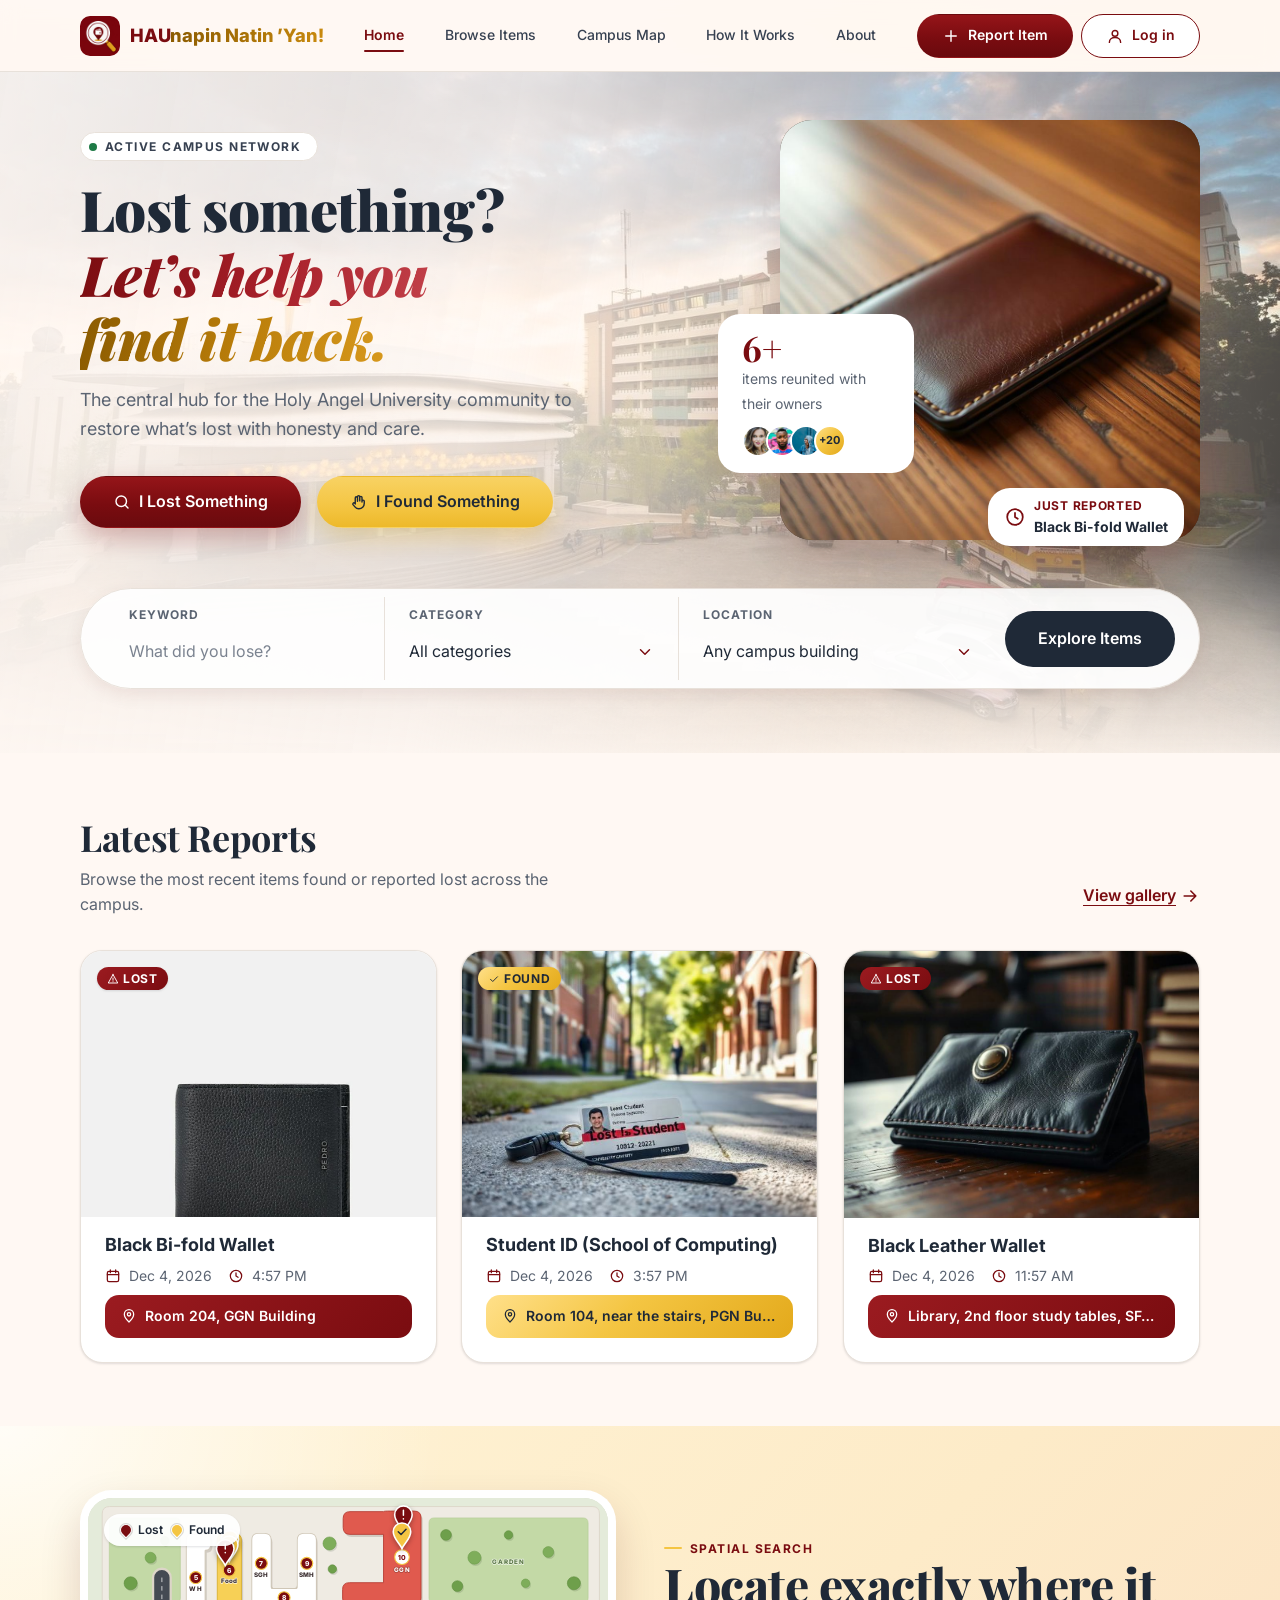
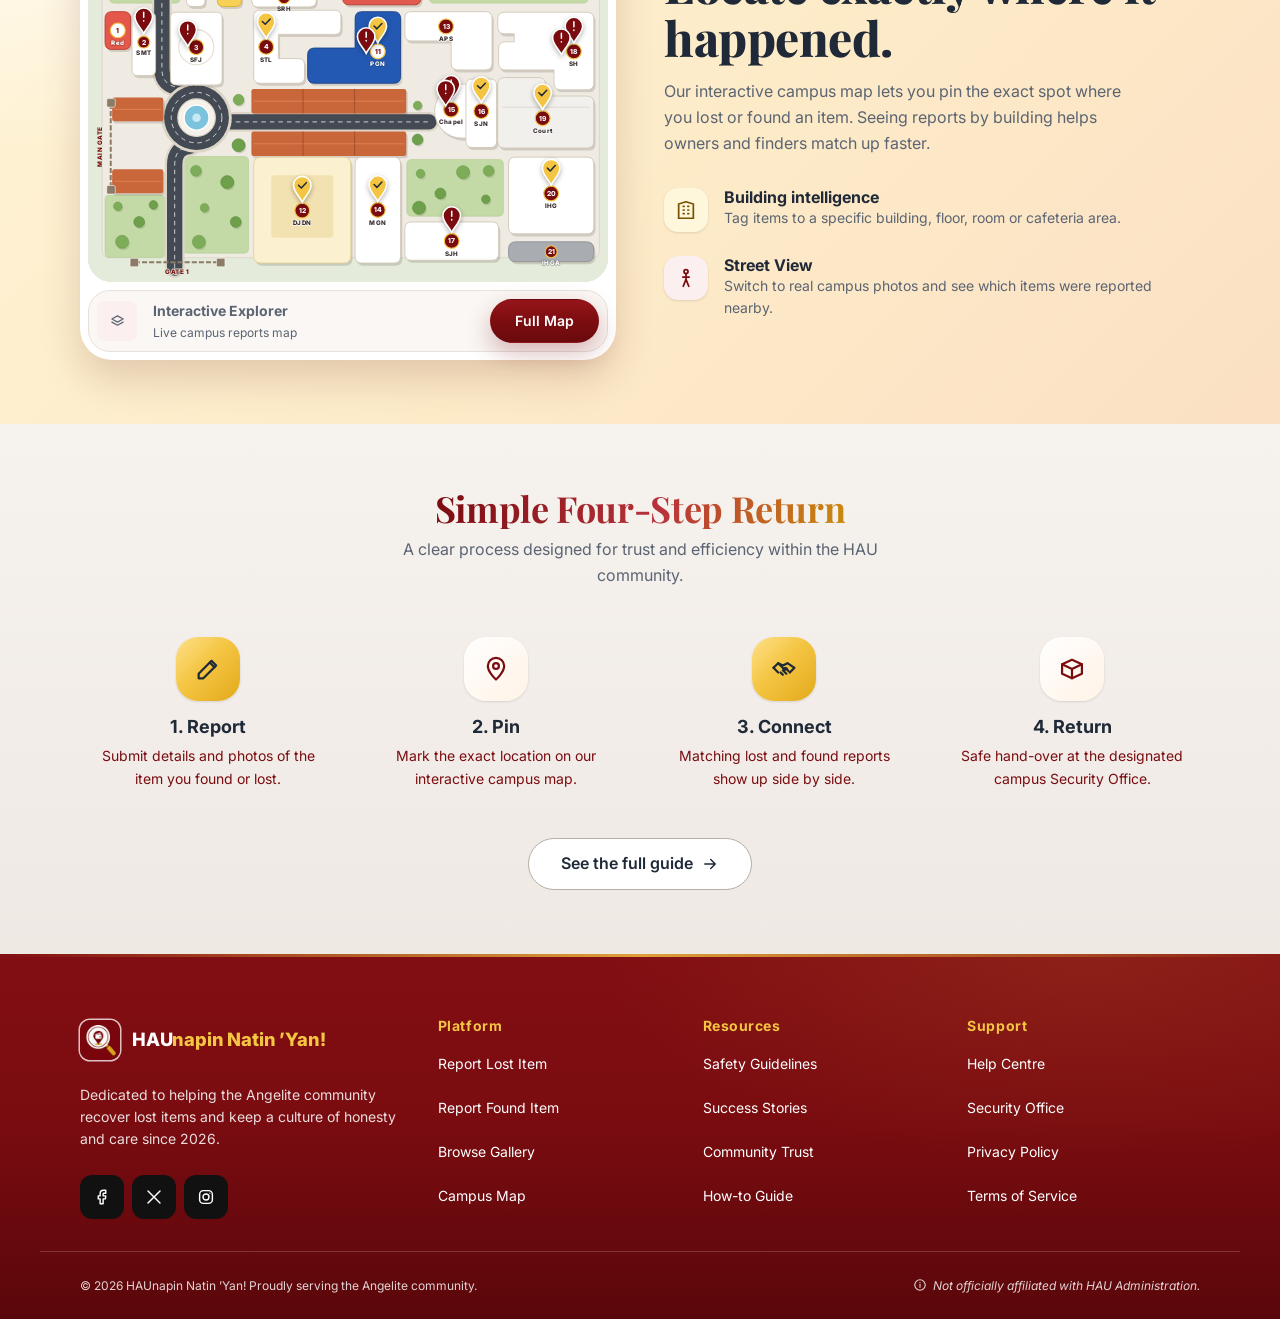
<file: index.html>
<!DOCTYPE html>
<html lang="en">
<head>
<meta charset="UTF-8">
<meta name="viewport" content="width=device-width, initial-scale=1, viewport-fit=cover">
<title>HAUnapin Natin ’Yan! | HAU Campus Lost & Found</title>
<meta name="description" content="Report, search and reclaim lost items at Holy Angel University, with every report pinned on an interactive campus map.">
<meta name="theme-color" content="#7A0C10">
<link rel="icon" href="images/favicon.svg" type="image/svg+xml">
<link rel="apple-touch-icon" href="images/apple-touch-icon.png">
<link rel="preconnect" href="https://fonts.googleapis.com">
<link rel="preconnect" href="https://fonts.gstatic.com" crossorigin>
<link href="https://fonts.googleapis.com/css2?family=Inter:wght@400;500;600;700;800;900&family=Playfair+Display:ital,wght@0,700;0,800;0,900;1,700;1,800;1,900&display=swap" rel="stylesheet">
<link rel="stylesheet" href="css/styles.css?v=20261010u">
</head>
<body data-page="home">

<a class="skip-link" href="#main">Skip to content</a>
<header class="site-header">
  <div class="container header-inner">
    <a class="brand" href="index.html" aria-label="HAUnapin Natin ’Yan! home"><img class="brand-mark" src="images/logo-mark.png" alt="" width="40" height="40"><span class="brand-name ">HAU<span>napin Natin ’Yan!</span></span></a>
    <nav class="main-nav" aria-label="Primary">
      <ul class="nav-list list-reset" role="list">
          <li><a class="nav-link" href="index.html" data-nav="home">Home</a></li>
          <li><a class="nav-link" href="browse.html" data-nav="browse">Browse Items</a></li>
          <li><a class="nav-link" href="map.html" data-nav="map">Campus Map</a></li>
          <li><a class="nav-link" href="how.html" data-nav="how">How It Works</a></li>
          <li><a class="nav-link" href="about.html" data-nav="about">About</a></li>
      </ul>
    </nav>
    <div class="header-actions">
      <a class="btn btn-primary header-cta" href="report.html"><svg class="icon" viewBox="0 0 24 24" fill="none" stroke="currentColor" stroke-width="1.9" stroke-linecap="round" stroke-linejoin="round" aria-hidden="true" focusable="false"><path d="M12 5v14M5 12h14"/></svg>Report Item</a>
      <div id="accountSlot" class="account-slot"></div>
      <button type="button" class="icon-btn menu-btn" id="menuBtn" aria-label="Open menu" aria-expanded="false" aria-controls="drawer"><svg class="icon" viewBox="0 0 24 24" fill="none" stroke="currentColor" stroke-width="1.9" stroke-linecap="round" stroke-linejoin="round" aria-hidden="true" focusable="false"><path d="M4 7h16M4 12h16M4 17h16"/></svg></button>
    </div>
  </div>
</header>
<div class="drawer-backdrop" id="drawerBackdrop" hidden>
  <aside class="drawer" id="drawer" aria-label="Menu" hidden>
    <div class="drawer-head">
      <a class="brand" href="index.html" aria-label="HAUnapin Natin ’Yan! home"><img class="brand-mark" src="images/logo-mark.png" alt="" width="40" height="40"><span class="brand-name ">HAU<span>napin Natin ’Yan!</span></span></a>
      <button type="button" class="icon-btn" data-close-drawer aria-label="Close menu"><svg class="icon" viewBox="0 0 24 24" fill="none" stroke="currentColor" stroke-width="1.9" stroke-linecap="round" stroke-linejoin="round" aria-hidden="true" focusable="false"><path d="M6 6l12 12M18 6 6 18"/></svg></button>
    </div>
    <nav class="drawer-nav" aria-label="Mobile">
      <a href="index.html" data-nav="home">Home</a>
      <a href="browse.html" data-nav="browse">Browse Items</a>
      <a href="map.html" data-nav="map">Campus Map</a>
      <a href="how.html" data-nav="how">How It Works</a>
      <a href="about.html" data-nav="about">About</a>
      <a href="stories.html" data-nav="stories">Success Stories</a>
      <a href="safety.html" data-nav="safety">Safety Guidelines</a>
      <a href="help.html" data-nav="help">Help Centre</a>
    </nav>
    <div class="drawer-account" id="drawerAccount"></div>
    <div class="drawer-foot">
      <a class="btn btn-primary btn-lg" href="report.html?type=lost"><svg class="icon" viewBox="0 0 24 24" fill="none" stroke="currentColor" stroke-width="1.9" stroke-linecap="round" stroke-linejoin="round" aria-hidden="true" focusable="false"><circle cx="11" cy="11" r="7"/><path d="m20 20-3.6-3.6"/></svg>I Lost Something</a>
      <a class="btn btn-gold btn-lg" href="report.html?type=found"><svg class="icon" viewBox="0 0 24 24" fill="none" stroke="currentColor" stroke-width="1.9" stroke-linecap="round" stroke-linejoin="round" aria-hidden="true" focusable="false"><path d="M7 11V6.5a1.5 1.5 0 0 1 3 0V11M10 10.5V5a1.5 1.5 0 0 1 3 0v5.5M13 10.5V6a1.5 1.5 0 0 1 3 0v6M16 11a1.5 1.5 0 0 1 3 0v3a7 7 0 0 1-7 7h-.5a6 6 0 0 1-4.6-2.2L4 15.5a1.5 1.5 0 0 1 2.2-2L7 14.5V11"/></svg>I Found Something</a>
    </div>
  </aside>
</div>
<div class="page">
<main id="main" tabindex="-1">

  <section class="hero hero-photo-bg" aria-labelledby="heroTitle">
    <div class="hero-bg" aria-hidden="true"><img src="images/campus/hau-campus.jpg" alt=""></div>
    <div class="container">
      <div class="hero-grid">
        <div>
          <p class="eyebrow eyebrow-pill"><span class="dot" aria-hidden="true"></span>Active campus network</p>
          <h1 id="heroTitle">Lost something?<span class="line-2">Let’s help you</span><span class="line-3">find it back.</span></h1>
          <p class="hero-lead">The central hub for the Holy Angel University community to restore what’s lost with honesty and care.</p>
          <div class="hero-ctas">
            <a class="btn btn-primary btn-lg" href="report.html?type=lost"><svg class="icon" viewBox="0 0 24 24" fill="none" stroke="currentColor" stroke-width="1.9" stroke-linecap="round" stroke-linejoin="round" aria-hidden="true" focusable="false"><circle cx="11" cy="11" r="7"/><path d="m20 20-3.6-3.6"/></svg>I Lost Something</a>
            <a class="btn btn-gold btn-lg" href="report.html?type=found"><svg class="icon" viewBox="0 0 24 24" fill="none" stroke="currentColor" stroke-width="1.9" stroke-linecap="round" stroke-linejoin="round" aria-hidden="true" focusable="false"><path d="M7 11V6.5a1.5 1.5 0 0 1 3 0V11M10 10.5V5a1.5 1.5 0 0 1 3 0v5.5M13 10.5V6a1.5 1.5 0 0 1 3 0v6M16 11a1.5 1.5 0 0 1 3 0v3a7 7 0 0 1-7 7h-.5a6 6 0 0 1-4.6-2.2L4 15.5a1.5 1.5 0 0 1 2.2-2L7 14.5V11"/></svg>I Found Something</a>
          </div>
        </div>
        <div class="hero-visual">
          <div class="hero-photo"><img src="images/items/brown-wallet.jpg" alt="A brown leather wallet on a wooden table" width="420" height="420"></div>
          <div class="float-card float-stat">
            <strong><span id="statReturned">0</span>+</strong>
            <span>items reunited with their owners</span>
            <span class="avatar-stack" aria-hidden="true">
              <img src="images/people/story-maria.jpg" alt=""><img src="images/people/story-jerome.jpg" alt=""><img src="images/people/story-elena.jpg" alt=""><b id="statMore">+0</b>
            </span>
          </div>
          <a class="float-card float-latest" id="latestFloat" href="browse.html">
            <svg class="icon" viewBox="0 0 24 24" fill="none" stroke="currentColor" stroke-width="1.9" stroke-linecap="round" stroke-linejoin="round" aria-hidden="true" focusable="false"><circle cx="12" cy="12" r="8.5"/><path d="M12 7.5V12l3 2"/></svg>
            <span><small>Just reported</small><b id="latestFloatTitle">See the latest reports</b></span>
          </a>
        </div>
      </div>

      <form class="quick-search" action="browse.html" method="get" role="search" aria-label="Search lost and found items">
        <div class="field">
          <label class="label" for="qsKeyword">Keyword</label>
          <input class="input" id="qsKeyword" name="q" type="search" placeholder="What did you lose?" autocomplete="off">
        </div>
        <div class="field">
          <label class="label" for="qsCat">Category</label>
          <select class="select" id="qsCat" name="cat"><option value="">All categories</option></select>
        </div>
        <div class="field">
          <label class="label" for="qsBldg">Location</label>
          <select class="select" id="qsBldg" name="bldg"><option value="">Any campus building</option></select>
        </div>
        <button class="btn btn-dark btn-lg" type="submit">Explore Items</button>
      </form>
    </div>
  </section>

  <section class="section" aria-labelledby="latestTitle">
    <div class="container">
      <div class="section-head">
        <div>
          <h2 id="latestTitle">Latest Reports</h2>
          <p>Browse the most recent items found or reported lost across the campus.</p>
        </div>
        <a class="text-link" href="browse.html">View gallery<svg class="icon" viewBox="0 0 24 24" fill="none" stroke="currentColor" stroke-width="1.9" stroke-linecap="round" stroke-linejoin="round" aria-hidden="true" focusable="false"><path d="M5 12h14M13 6l6 6-6 6"/></svg></a>
      </div>
      <div class="grid grid-3" id="latestGrid" aria-live="polite"></div>
    </div>
  </section>

  <section class="section band-cream" aria-labelledby="mapTitle">
    <div class="container split">
      <div class="preview-frame">
        <div class="map-shell" id="previewMap"></div>
        <div class="preview-cta">
          <span class="preview-ico" aria-hidden="true"><svg class="icon" viewBox="0 0 24 24" fill="none" stroke="currentColor" stroke-width="1.9" stroke-linecap="round" stroke-linejoin="round" aria-hidden="true" focusable="false"><path d="m12 3 9 5-9 5-9-5 9-5Z"/><path d="m3 13 9 5 9-5"/></svg></span>
          <span><b>Interactive Explorer</b><span>Live campus reports map</span></span>
          <a class="btn btn-primary" href="map.html">Full Map</a>
        </div>
      </div>
      <div>
        <p class="eyebrow">Spatial search</p>
        <h2 id="mapTitle" class="h-display">Locate exactly where it happened.</h2>
        <p class="muted" style="margin-top:var(--s-2);max-width:48ch">Our interactive campus map lets you pin the exact spot where you lost or found an item. Seeing reports by building helps owners and finders match up faster.</p>
        <div class="feature-list">
          <div class="feature"><span class="feature-icon is-gold"><svg class="icon" viewBox="0 0 24 24" fill="none" stroke="currentColor" stroke-width="1.9" stroke-linecap="round" stroke-linejoin="round" aria-hidden="true" focusable="false"><path d="M4 21V5.5L12 3l8 2.5V21"/><path d="M4 21h16M9 8h1M14 8h1M9 12h1M14 12h1M9 16h1M14 16h1"/></svg></span><div><h3>Building intelligence</h3><p>Tag items to a specific building, floor, room or cafeteria area.</p></div></div>
          <div class="feature"><span class="feature-icon is-rose"><svg class="icon" viewBox="0 0 24 24" fill="none" stroke="currentColor" stroke-width="1.9" stroke-linecap="round" stroke-linejoin="round" aria-hidden="true" focusable="false"><circle cx="12" cy="5" r="2.2"/><path d="M12 7.5v6M9 21l3-7.5 3 7.5M8.5 11h7"/></svg></span><div><h3>Street View</h3><p>Switch to real campus photos and see which items were reported nearby.</p></div></div>
        </div>
      </div>
    </div>
  </section>

  <section class="section band-grey" id="how" aria-labelledby="howTitle">
    <div class="container">
      <div class="section-head center">
        <div>
          <h2 id="howTitle" class="h-burgundy">Simple Four-Step Return</h2>
          <p>A clear process designed for trust and efficiency within the HAU community.</p>
        </div>
      </div>
      <ol class="steps list-reset" role="list">
        <li class="step"><span class="step-icon"><svg class="icon" viewBox="0 0 24 24" fill="none" stroke="currentColor" stroke-width="1.9" stroke-linecap="round" stroke-linejoin="round" aria-hidden="true" focusable="false"><path d="M4 20h4l11-11-4-4L4 16v4Z"/><path d="m13.5 6.5 4 4"/></svg></span><h3>Report</h3><p>Submit details and photos of the item you found or lost.</p></li>
        <li class="step"><span class="step-icon"><svg class="icon" viewBox="0 0 24 24" fill="none" stroke="currentColor" stroke-width="1.9" stroke-linecap="round" stroke-linejoin="round" aria-hidden="true" focusable="false"><path d="M12 21s-7-6.2-7-11.5A7 7 0 0 1 19 9.5C19 14.8 12 21 12 21Z"/><circle cx="12" cy="9.5" r="2.5"/></svg></span><h3>Pin</h3><p>Mark the exact location on our interactive campus map.</p></li>
        <li class="step"><span class="step-icon"><svg class="icon" viewBox="0 0 24 24" fill="none" stroke="currentColor" stroke-width="1.9" stroke-linecap="round" stroke-linejoin="round" aria-hidden="true" focusable="false"><path d="m3 11 4-4 4 2 4-2 6 4-4 4"/><path d="m7 7 5 5a1.5 1.5 0 0 0 2.1 0l.4-.4M9 15l2 2M11 13l3 3M13 11l3 3"/><path d="m3 11 4 4"/></svg></span><h3>Connect</h3><p>Matching lost and found reports show up side by side.</p></li>
        <li class="step"><span class="step-icon"><svg class="icon" viewBox="0 0 24 24" fill="none" stroke="currentColor" stroke-width="1.9" stroke-linecap="round" stroke-linejoin="round" aria-hidden="true" focusable="false"><path d="M3.5 8 12 4l8.5 4v8L12 20l-8.5-4V8Z"/><path d="M3.5 8 12 12l8.5-4M12 12v8"/></svg></span><h3>Return</h3><p>Safe hand-over at the designated campus Security Office.</p></li>
      </ol>
      <p class="center" style="margin-top:var(--s-4)"><a class="btn btn-outline btn-lg" href="how.html">See the full guide<svg class="icon" viewBox="0 0 24 24" fill="none" stroke="currentColor" stroke-width="1.9" stroke-linecap="round" stroke-linejoin="round" aria-hidden="true" focusable="false"><path d="M5 12h14M13 6l6 6-6 6"/></svg></a></p>
    </div>
  </section>
</main>
</div>

<footer class="site-footer">
  <div class="container footer-top">
    <div class="footer-brand">
      <a class="brand brand-footer" href="index.html" aria-label="HAUnapin Natin ’Yan! home"><img class="brand-mark footer-logo" src="images/logo-mark.png" alt="" width="40" height="40"><span class="brand-name">HAU<span>napin Natin ’Yan!</span></span></a>
      <p>Dedicated to helping the Angelite community recover lost items and keep a culture of honesty and care since 2026.</p>
      <div class="socials">
        <a href="https://www.facebook.com/holyangel1933" target="_blank" rel="noopener" aria-label="Holy Angel University on Facebook (opens in a new tab)"><svg class="icon" viewBox="0 0 24 24" fill="none" stroke="currentColor" stroke-width="1.9" stroke-linecap="round" stroke-linejoin="round" aria-hidden="true" focusable="false"><path d="M14 3h3v4h-2.5a1 1 0 0 0-1 1v2.5H17l-.5 4h-3V21h-4v-6.5H7v-4h2.5V7.5A4.5 4.5 0 0 1 14 3Z"/></svg></a>
        <a href="https://twitter.com/holyangel1933" target="_blank" rel="noopener" aria-label="Holy Angel University on X (opens in a new tab)"><svg class="icon" viewBox="0 0 24 24" fill="none" stroke="currentColor" stroke-width="1.9" stroke-linecap="round" stroke-linejoin="round" aria-hidden="true" focusable="false"><path d="M4 4l16 16M20 4 4 20"/></svg></a>
        <a href="https://www.instagram.com/holyangel1933/" target="_blank" rel="noopener" aria-label="Holy Angel University on Instagram (opens in a new tab)"><svg class="icon" viewBox="0 0 24 24" fill="none" stroke="currentColor" stroke-width="1.9" stroke-linecap="round" stroke-linejoin="round" aria-hidden="true" focusable="false"><rect x="3.5" y="3.5" width="17" height="17" rx="5"/><circle cx="12" cy="12" r="4"/><path d="M17.2 6.8v.01"/></svg></a>
      </div>
    </div>
    <nav class="footer-col" aria-labelledby="fPlatform">
      <h2 id="fPlatform">Platform</h2>
      <a href="report.html?type=lost">Report Lost Item</a>
      <a href="report.html?type=found">Report Found Item</a>
      <a href="browse.html">Browse Gallery</a>
      <a href="map.html">Campus Map</a>
    </nav>
    <nav class="footer-col" aria-labelledby="fResources">
      <h2 id="fResources">Resources</h2>
      <a href="safety.html">Safety Guidelines</a>
      <a href="stories.html">Success Stories</a>
      <a href="about.html#mission">Community Trust</a>
      <a href="how.html">How-to Guide</a>
    </nav>
    <nav class="footer-col" aria-labelledby="fSupport">
      <h2 id="fSupport">Support</h2>
      <a href="help.html">Help Centre</a>
      <a href="help.html#contact">Security Office</a>
      <a href="legal.html#privacy">Privacy Policy</a>
      <a href="legal.html#terms">Terms of Service</a>
    </nav>
  </div>
  <div class="container footer-bottom">
    <p>&copy; <span id="year">2026</span> HAUnapin Natin ’Yan! Proudly serving the Angelite community.</p>
    <p class="footer-note"><svg class="icon" viewBox="0 0 24 24" fill="none" stroke="currentColor" stroke-width="1.9" stroke-linecap="round" stroke-linejoin="round" aria-hidden="true" focusable="false"><circle cx="12" cy="12" r="9"/><path d="M12 11v5M12 8v.01"/></svg>Not officially affiliated with HAU Administration.</p>
  </div>
</footer>
<script src="js/sync.js?v=20261010u"></script>
<script src="js/icons.js?v=20261010u"></script>
<script src="js/data.js?v=20261010u"></script>
<script src="js/store.js?v=20261010u"></script>
<script src="js/auth.js?v=20261010u"></script>
<script src="js/ui.js?v=20261010u"></script>
<script src="js/map.js?v=20261010u"></script>
<script src="js/pages/home.js?v=20261010u"></script>
</body>
</html>
</file>
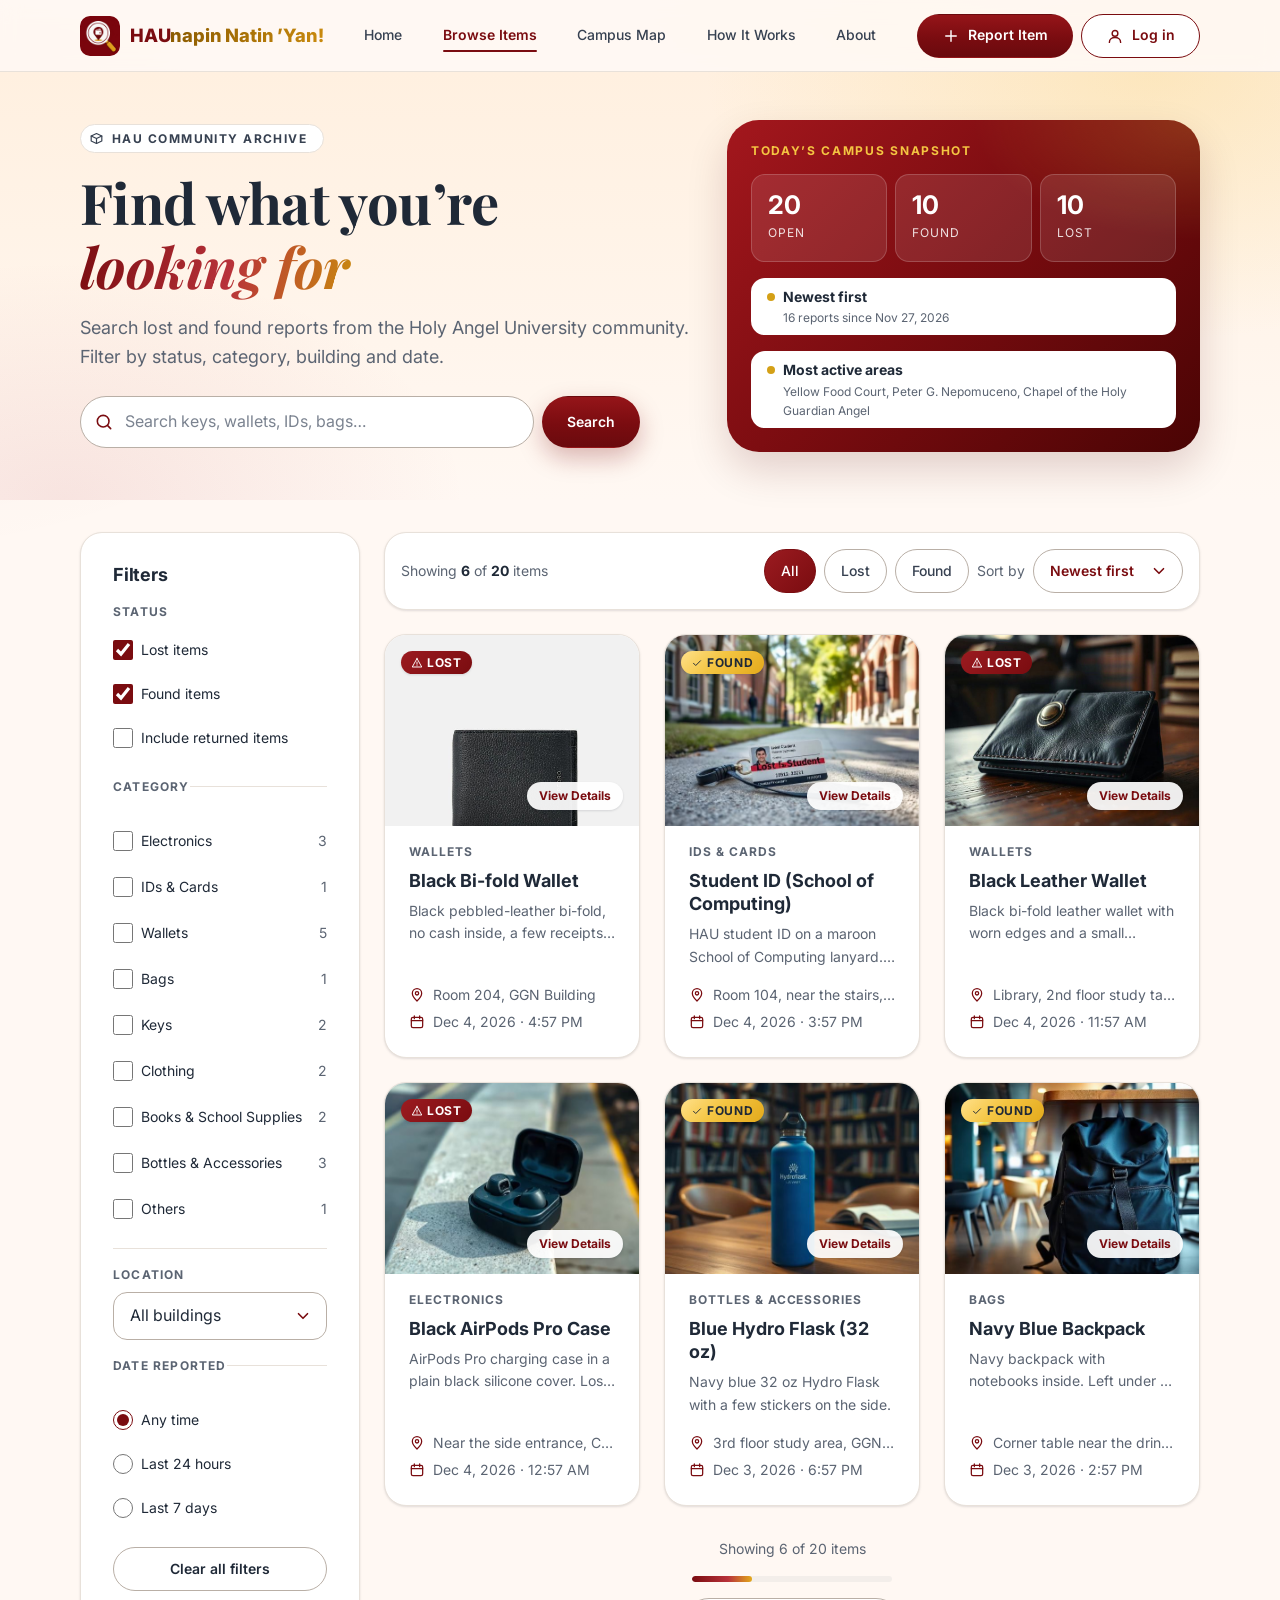
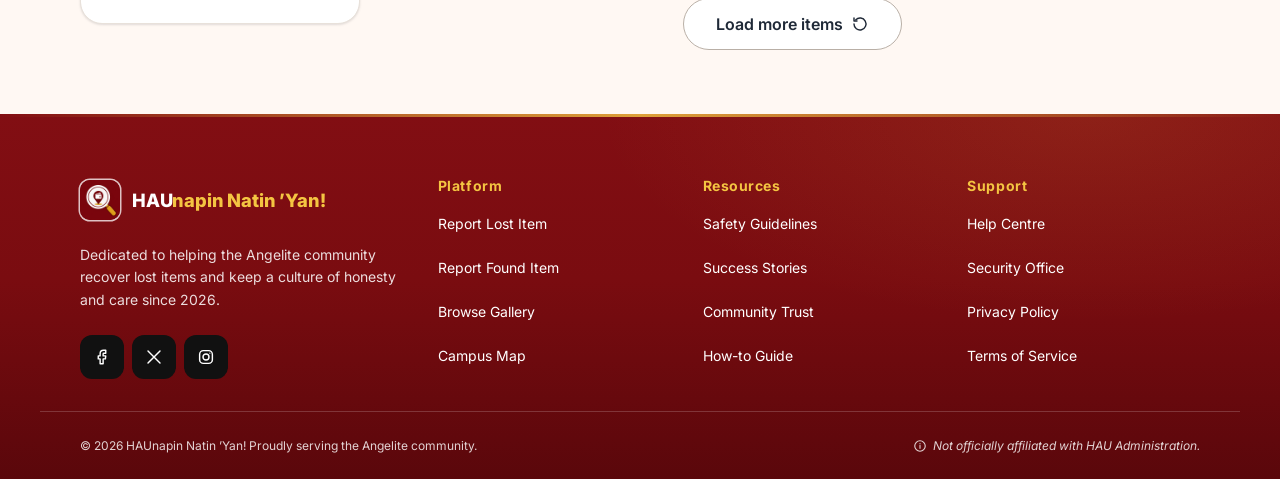
<file: browse.html>
<!DOCTYPE html>
<html lang="en">

<head>
  <meta charset="UTF-8">
  <meta name="viewport" content="width=device-width, initial-scale=1, viewport-fit=cover">
  <title>Browse Items | HAUnapin Natin ’Yan!</title>
  <meta name="description" content="Search and filter lost and found items reported at Holy Angel University.">
  <meta name="theme-color" content="#7A0C10">
  <link rel="icon" href="images/favicon.svg" type="image/svg+xml">
  <link rel="apple-touch-icon" href="images/apple-touch-icon.png">
  <link rel="preconnect" href="https://fonts.googleapis.com">
  <link rel="preconnect" href="https://fonts.gstatic.com" crossorigin>
  <link
    href="https://fonts.googleapis.com/css2?family=Inter:wght@400;500;600;700;800;900&family=Playfair+Display:ital,wght@0,700;0,800;0,900;1,700;1,800;1,900&display=swap"
    rel="stylesheet">
  <link rel="stylesheet" href="css/styles.css?v=20261010u">
</head>

<body data-page="browse">

  <a class="skip-link" href="#main">Skip to content</a>
  <header class="site-header">
    <div class="container header-inner">
      <a class="brand" href="index.html" aria-label="HAUnapin Natin ’Yan! home"><img class="brand-mark"
          src="images/logo-mark.png" alt="" width="40" height="40"><span class="brand-name ">HAU<span>napin Natin
            ’Yan!</span></span></a>
      <nav class="main-nav" aria-label="Primary">
        <ul class="nav-list list-reset" role="list">
          <li><a class="nav-link" href="index.html" data-nav="home">Home</a></li>
          <li><a class="nav-link" href="browse.html" data-nav="browse">Browse Items</a></li>
          <li><a class="nav-link" href="map.html" data-nav="map">Campus Map</a></li>
          <li><a class="nav-link" href="how.html" data-nav="how">How It Works</a></li>
          <li><a class="nav-link" href="about.html" data-nav="about">About</a></li>
        </ul>
      </nav>
      <div class="header-actions">
        <a class="btn btn-primary header-cta" href="report.html"><svg class="icon" viewBox="0 0 24 24" fill="none"
            stroke="currentColor" stroke-width="1.9" stroke-linecap="round" stroke-linejoin="round" aria-hidden="true"
            focusable="false">
            <path d="M12 5v14M5 12h14" />
          </svg>Report Item</a>
        <div id="accountSlot" class="account-slot"></div>
        <button type="button" class="icon-btn menu-btn" id="menuBtn" aria-label="Open menu" aria-expanded="false"
          aria-controls="drawer"><svg class="icon" viewBox="0 0 24 24" fill="none" stroke="currentColor"
            stroke-width="1.9" stroke-linecap="round" stroke-linejoin="round" aria-hidden="true" focusable="false">
            <path d="M4 7h16M4 12h16M4 17h16" />
          </svg></button>
      </div>
    </div>
  </header>
  <div class="drawer-backdrop" id="drawerBackdrop" hidden>
    <aside class="drawer" id="drawer" aria-label="Menu" hidden>
      <div class="drawer-head">
        <a class="brand" href="index.html" aria-label="HAUnapin Natin ’Yan! home"><img class="brand-mark"
            src="images/logo-mark.png" alt="" width="40" height="40"><span class="brand-name ">HAU<span>napin Natin
              ’Yan!</span></span></a>
        <button type="button" class="icon-btn" data-close-drawer aria-label="Close menu"><svg class="icon"
            viewBox="0 0 24 24" fill="none" stroke="currentColor" stroke-width="1.9" stroke-linecap="round"
            stroke-linejoin="round" aria-hidden="true" focusable="false">
            <path d="M6 6l12 12M18 6 6 18" />
          </svg></button>
      </div>
      <nav class="drawer-nav" aria-label="Mobile">
        <a href="index.html" data-nav="home">Home</a>
        <a href="browse.html" data-nav="browse">Browse Items</a>
        <a href="map.html" data-nav="map">Campus Map</a>
        <a href="how.html" data-nav="how">How It Works</a>
        <a href="about.html" data-nav="about">About</a>
        <a href="stories.html" data-nav="stories">Success Stories</a>
        <a href="safety.html" data-nav="safety">Safety Guidelines</a>
        <a href="help.html" data-nav="help">Help Centre</a>
      </nav>
      <div class="drawer-account" id="drawerAccount"></div>
      <div class="drawer-foot">
        <a class="btn btn-primary btn-lg" href="report.html?type=lost"><svg class="icon" viewBox="0 0 24 24" fill="none"
            stroke="currentColor" stroke-width="1.9" stroke-linecap="round" stroke-linejoin="round" aria-hidden="true"
            focusable="false">
            <circle cx="11" cy="11" r="7" />
            <path d="m20 20-3.6-3.6" />
          </svg>I Lost Something</a>
        <a class="btn btn-gold btn-lg" href="report.html?type=found"><svg class="icon" viewBox="0 0 24 24" fill="none"
            stroke="currentColor" stroke-width="1.9" stroke-linecap="round" stroke-linejoin="round" aria-hidden="true"
            focusable="false">
            <path
              d="M7 11V6.5a1.5 1.5 0 0 1 3 0V11M10 10.5V5a1.5 1.5 0 0 1 3 0v5.5M13 10.5V6a1.5 1.5 0 0 1 3 0v6M16 11a1.5 1.5 0 0 1 3 0v3a7 7 0 0 1-7 7h-.5a6 6 0 0 1-4.6-2.2L4 15.5a1.5 1.5 0 0 1 2.2-2L7 14.5V11" />
          </svg>I Found Something</a>
      </div>
    </aside>
  </div>
  <div class="page">
    <main id="main" tabindex="-1">

      <section class="page-hero" aria-labelledby="browseTitle">
        <div class="container browse-hero-grid">
          <div>
            <p class="eyebrow eyebrow-pill"><svg class="icon" viewBox="0 0 24 24" fill="none" stroke="currentColor"
                stroke-width="1.9" stroke-linecap="round" stroke-linejoin="round" aria-hidden="true" focusable="false">
                <path d="M3.5 8 12 4l8.5 4v8L12 20l-8.5-4V8Z" />
                <path d="M3.5 8 12 12l8.5-4M12 12v8" />
              </svg>HAU community archive</p>
            <h1 id="browseTitle">Find what you’re <span class="accent"><br>looking for</span></h1>
            <p>Search lost and found reports from the Holy Angel University community. Filter by status, category,
              building and date.</p>
            <form class="search-row" role="search" id="searchForm">
              <label class="visually-hidden" for="searchInput">Search items</label>
              <div class="input-icon"><svg class="icon" viewBox="0 0 24 24" fill="none" stroke="currentColor"
                  stroke-width="1.9" stroke-linecap="round" stroke-linejoin="round" aria-hidden="true"
                  focusable="false">
                  <circle cx="11" cy="11" r="7" />
                  <path d="m20 20-3.6-3.6" />
                </svg><input class="input" id="searchInput" type="search" placeholder="Search keys, wallets, IDs, bags…"
                  autocomplete="off"></div>
              <button class="btn btn-primary" type="submit">Search</button>
            </form>
          </div>
          <aside class="snapshot" aria-labelledby="snapTitle">
            <h2 id="snapTitle">Today’s campus snapshot</h2>
            <div class="snapshot-stats">
              <div><strong id="snapOpen">0</strong><span>Open</span></div>
              <div><strong id="snapFound">0</strong><span>Found</span></div>
              <div><strong id="snapLost">0</strong><span>Lost</span></div>
            </div>
            <p class="snapshot-note"><span class="dot" aria-hidden="true"></span><span><b>Newest first</b><small
                  id="snapFresh">Fresh reports from this week</small></span></p>
            <p class="snapshot-note"><span class="dot" aria-hidden="true"></span><span><b>Most active areas</b><small
                  id="snapAreas">—</small></span></p>
          </aside>
        </div>
      </section>

      <div class="container browse-layout">
        <aside class="filters card card-pad" aria-labelledby="filtersTitle" id="filtersAside">
          <div class="filters-head">
            <h2 id="filtersTitle">Filters</h2>
            <span class="active-count" id="activeCount" hidden>0 active</span>
          </div>
          <div id="filterHome">
            <form id="filterForm" class="filter-form" aria-label="Filter items">
              <fieldset class="filter-group" style="border-top:0;padding-top:0">
                <legend>Status</legend>
                <label class="check"><input type="checkbox" name="status" value="lost" checked> Lost items</label>
                <label class="check"><input type="checkbox" name="status" value="found" checked> Found items</label>
                <label class="check"><input type="checkbox" name="returned" value="1"> Include returned items</label>
              </fieldset>
              <fieldset class="filter-group">
                <legend>Category</legend>
                <div class="radio-list" id="catChecks"></div>
              </fieldset>
              <div class="filter-group">
                <label class="filter-title" for="fBldg" style="display:block">Location</label>
                <select class="select" id="fBldg" name="bldg">
                  <option value="">All buildings</option>
                </select>
              </div>
              <fieldset class="filter-group">
                <legend>Date reported</legend>
                <label class="check"><input type="radio" name="range" value="all" checked> Any time</label>
                <label class="check"><input type="radio" name="range" value="24h"> Last 24 hours</label>
                <label class="check"><input type="radio" name="range" value="7d"> Last 7 days</label>
              </fieldset>
              <button type="button" class="btn btn-outline btn-block" data-clear>Clear all filters</button>
            </form>
          </div>
        </aside>

        <section aria-labelledby="resultsTitle">
          <h2 id="resultsTitle" class="visually-hidden">Results</h2>
          <div class="results-bar card">
            <p id="resultCount" aria-live="polite">Showing <b>0</b> items</p>
            <div class="cluster">
              <div class="cluster" role="group" aria-label="Quick status filter" id="quickStatus">
                <button type="button" class="chip" data-quick="all" aria-pressed="true">All</button>
                <button type="button" class="chip" data-quick="lost" aria-pressed="false">Lost</button>
                <button type="button" class="chip" data-quick="found" aria-pressed="false">Found</button>
              </div>
              <button type="button" class="btn btn-outline mobile-filter-btn" id="openFilters"
                aria-controls="filterSheet" aria-expanded="false"><svg class="icon" viewBox="0 0 24 24" fill="none"
                  stroke="currentColor" stroke-width="1.9" stroke-linecap="round" stroke-linejoin="round"
                  aria-hidden="true" focusable="false">
                  <path d="M4 6h16M7 12h10M10 18h4" />
                </svg>Filters</button>
              <div class="sort-wrap">
                <label for="sortSelect">Sort by</label>
                <select class="select" id="sortSelect">
                  <option value="newest">Newest first</option>
                  <option value="oldest">Oldest first</option>
                </select>
              </div>
            </div>
          </div>
          <div class="grid grid-3" id="resultsGrid"></div>
          <div class="load-more" id="loadMore" hidden>
            <p class="muted" id="loadInfo" style="font-size:var(--fs-sm)"></p>
            <div class="progress" aria-hidden="true"><span id="loadBar"></span></div>
            <button type="button" class="btn btn-outline btn-lg" id="loadMoreBtn">Load more items<svg class="icon"
                viewBox="0 0 24 24" fill="none" stroke="currentColor" stroke-width="1.9" stroke-linecap="round"
                stroke-linejoin="round" aria-hidden="true" focusable="false">
                <path d="M4 12a8 8 0 1 0 2.4-5.7" />
                <path d="M4 4v4h4" />
              </svg></button>
          </div>
        </section>
      </div>

      <div class="sheet-backdrop" id="filterSheetBackdrop" data-mobile-only hidden>
        <section class="sheet" id="filterSheet" role="dialog" aria-modal="true" aria-labelledby="sheetTitle"
          data-mobile-only hidden>
          <div class="sheet-grip" aria-hidden="true"></div>
          <div class="sheet-head">
            <h2 id="sheetTitle">Filters</h2><button type="button" class="icon-btn" data-close-sheet
              aria-label="Close filters"><svg class="icon" viewBox="0 0 24 24" fill="none" stroke="currentColor"
                stroke-width="1.9" stroke-linecap="round" stroke-linejoin="round" aria-hidden="true" focusable="false">
                <path d="M6 6l12 12M18 6 6 18" />
              </svg></button>
          </div>
          <div class="sheet-body" id="filterSheetBody"></div>
          <div class="sheet-foot"><button type="button" class="btn btn-outline" id="sheetClear">Clear
              all</button><button type="button" class="btn btn-primary" data-close-sheet id="sheetApply">Show
              items</button></div>
        </section>
      </div>
    </main>
  </div>

  <footer class="site-footer">
    <div class="container footer-top">
      <div class="footer-brand">
        <a class="brand brand-footer" href="index.html" aria-label="HAUnapin Natin ’Yan! home"><img
            class="brand-mark footer-logo" src="images/logo-mark.png" alt="" width="40" height="40"><span
            class="brand-name">HAU<span>napin Natin ’Yan!</span></span></a>
        <p>Dedicated to helping the Angelite community recover lost items and keep a culture of honesty and care since
          2026.</p>
        <div class="socials">
          <a href="https://www.facebook.com/holyangel1933" target="_blank" rel="noopener"
            aria-label="Holy Angel University on Facebook (opens in a new tab)"><svg class="icon" viewBox="0 0 24 24"
              fill="none" stroke="currentColor" stroke-width="1.9" stroke-linecap="round" stroke-linejoin="round"
              aria-hidden="true" focusable="false">
              <path d="M14 3h3v4h-2.5a1 1 0 0 0-1 1v2.5H17l-.5 4h-3V21h-4v-6.5H7v-4h2.5V7.5A4.5 4.5 0 0 1 14 3Z" />
            </svg></a>
          <a href="https://twitter.com/holyangel1933" target="_blank" rel="noopener"
            aria-label="Holy Angel University on X (opens in a new tab)"><svg class="icon" viewBox="0 0 24 24"
              fill="none" stroke="currentColor" stroke-width="1.9" stroke-linecap="round" stroke-linejoin="round"
              aria-hidden="true" focusable="false">
              <path d="M4 4l16 16M20 4 4 20" />
            </svg></a>
          <a href="https://www.instagram.com/holyangel1933/" target="_blank" rel="noopener"
            aria-label="Holy Angel University on Instagram (opens in a new tab)"><svg class="icon" viewBox="0 0 24 24"
              fill="none" stroke="currentColor" stroke-width="1.9" stroke-linecap="round" stroke-linejoin="round"
              aria-hidden="true" focusable="false">
              <rect x="3.5" y="3.5" width="17" height="17" rx="5" />
              <circle cx="12" cy="12" r="4" />
              <path d="M17.2 6.8v.01" />
            </svg></a>
        </div>
      </div>
      <nav class="footer-col" aria-labelledby="fPlatform">
        <h2 id="fPlatform">Platform</h2>
        <a href="report.html?type=lost">Report Lost Item</a>
        <a href="report.html?type=found">Report Found Item</a>
        <a href="browse.html">Browse Gallery</a>
        <a href="map.html">Campus Map</a>
      </nav>
      <nav class="footer-col" aria-labelledby="fResources">
        <h2 id="fResources">Resources</h2>
        <a href="safety.html">Safety Guidelines</a>
        <a href="stories.html">Success Stories</a>
        <a href="about.html#mission">Community Trust</a>
        <a href="how.html">How-to Guide</a>
      </nav>
      <nav class="footer-col" aria-labelledby="fSupport">
        <h2 id="fSupport">Support</h2>
        <a href="help.html">Help Centre</a>
        <a href="help.html#contact">Security Office</a>
        <a href="legal.html#privacy">Privacy Policy</a>
        <a href="legal.html#terms">Terms of Service</a>
      </nav>
    </div>
    <div class="container footer-bottom">
      <p>&copy; <span id="year">2026</span> HAUnapin Natin ’Yan! Proudly serving the Angelite community.</p>
      <p class="footer-note"><svg class="icon" viewBox="0 0 24 24" fill="none" stroke="currentColor" stroke-width="1.9"
          stroke-linecap="round" stroke-linejoin="round" aria-hidden="true" focusable="false">
          <circle cx="12" cy="12" r="9" />
          <path d="M12 11v5M12 8v.01" />
        </svg>Not officially affiliated with HAU Administration.</p>
    </div>
  </footer>
  <script src="js/sync.js?v=20261010u"></script>
  <script src="js/icons.js?v=20261010u"></script>
  <script src="js/data.js?v=20261010u"></script>
  <script src="js/store.js?v=20261010u"></script>
  <script src="js/auth.js?v=20261010u"></script>
  <script src="js/ui.js?v=20261010u"></script>
  <script src="js/pages/browse.js?v=20261010u"></script>
</body>

</html>
</file>
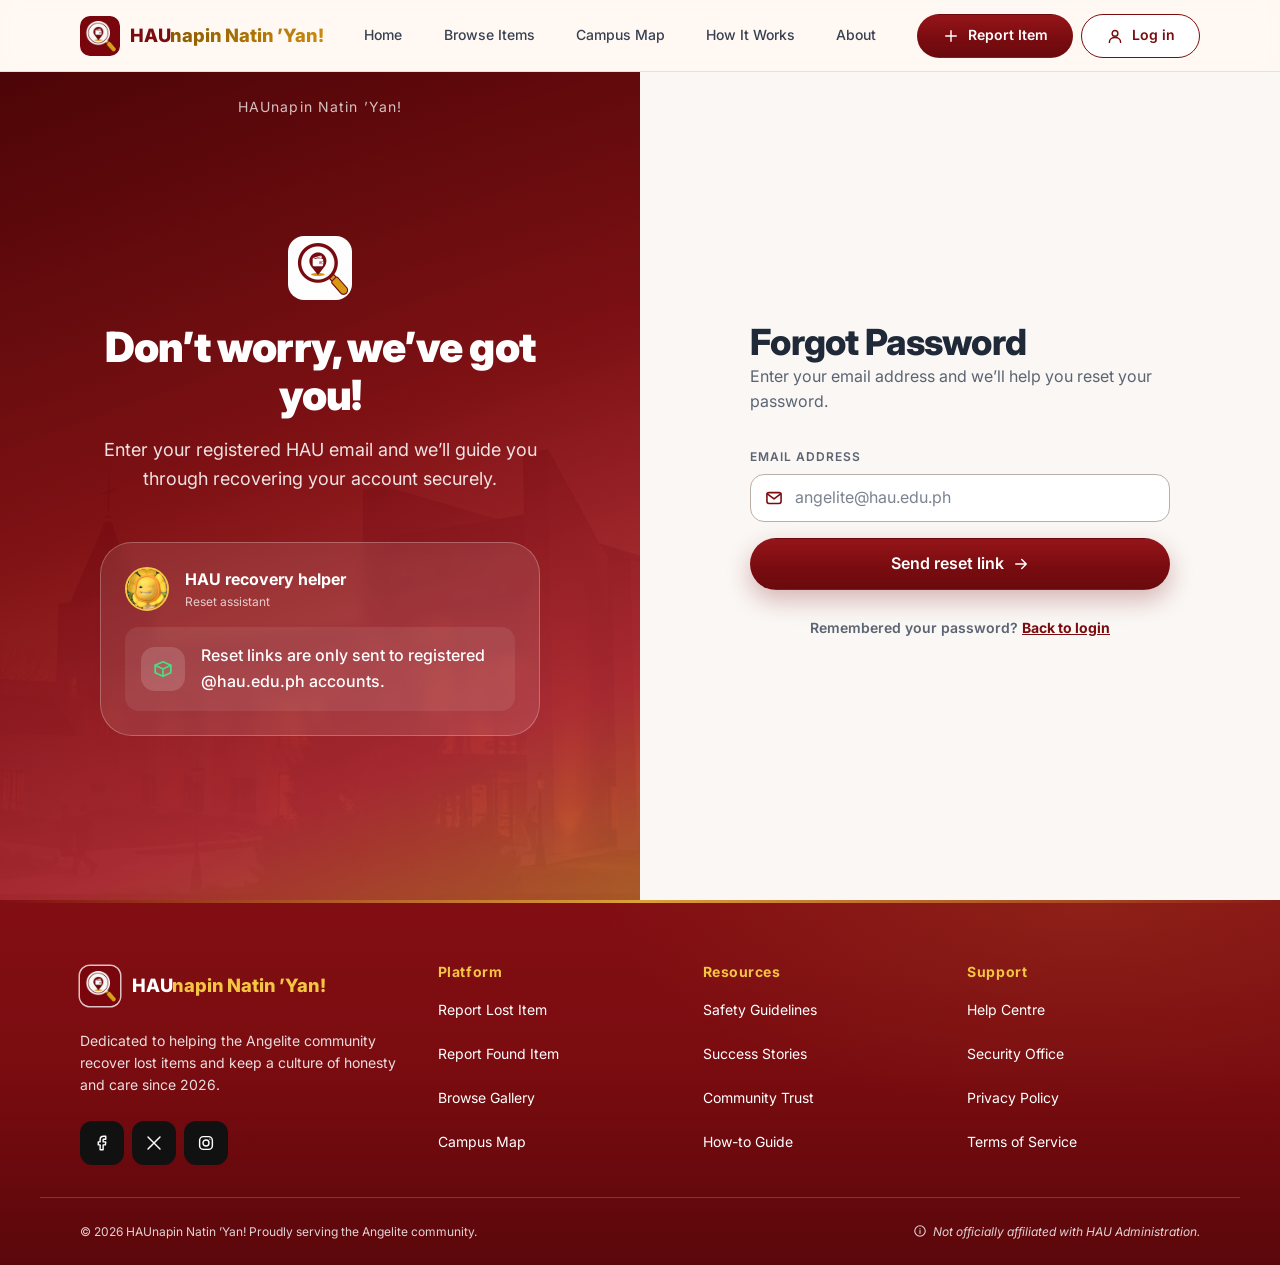
<file: forgot.html>
<!DOCTYPE html>
<html lang="en">
<head>
<meta charset="UTF-8">
<meta name="viewport" content="width=device-width, initial-scale=1, viewport-fit=cover">
<title>Forgot password | HAUnapin Natin ’Yan!</title>
<meta name="description" content="Reset your HAUnapin password.">
<meta name="theme-color" content="#7A0C10">
<link rel="icon" href="images/favicon.svg" type="image/svg+xml">
<link rel="apple-touch-icon" href="images/apple-touch-icon.png">
<link rel="preconnect" href="https://fonts.googleapis.com">
<link rel="preconnect" href="https://fonts.gstatic.com" crossorigin>
<link href="https://fonts.googleapis.com/css2?family=Inter:wght@400;500;600;700;800;900&family=Playfair+Display:ital,wght@0,700;0,800;0,900;1,700;1,800;1,900&display=swap" rel="stylesheet">
<link rel="stylesheet" href="css/styles.css?v=20261010u">
</head>
<body data-page="forgot" class="auth-body">

<a class="skip-link" href="#main">Skip to content</a>
<header class="site-header">
  <div class="container header-inner">
    <a class="brand" href="index.html" aria-label="HAUnapin Natin ’Yan! home"><img class="brand-mark" src="images/logo-mark.png" alt="" width="40" height="40"><span class="brand-name ">HAU<span>napin Natin ’Yan!</span></span></a>
    <nav class="main-nav" aria-label="Primary">
      <ul class="nav-list list-reset" role="list">
          <li><a class="nav-link" href="index.html" data-nav="home">Home</a></li>
          <li><a class="nav-link" href="browse.html" data-nav="browse">Browse Items</a></li>
          <li><a class="nav-link" href="map.html" data-nav="map">Campus Map</a></li>
          <li><a class="nav-link" href="how.html" data-nav="how">How It Works</a></li>
          <li><a class="nav-link" href="about.html" data-nav="about">About</a></li>
      </ul>
    </nav>
    <div class="header-actions">
      <a class="btn btn-primary header-cta" href="report.html"><svg class="icon" viewBox="0 0 24 24" fill="none" stroke="currentColor" stroke-width="1.9" stroke-linecap="round" stroke-linejoin="round" aria-hidden="true" focusable="false"><path d="M12 5v14M5 12h14"/></svg>Report Item</a>
      <div id="accountSlot" class="account-slot"></div>
      <button type="button" class="icon-btn menu-btn" id="menuBtn" aria-label="Open menu" aria-expanded="false" aria-controls="drawer"><svg class="icon" viewBox="0 0 24 24" fill="none" stroke="currentColor" stroke-width="1.9" stroke-linecap="round" stroke-linejoin="round" aria-hidden="true" focusable="false"><path d="M4 7h16M4 12h16M4 17h16"/></svg></button>
    </div>
  </div>
</header>
<div class="drawer-backdrop" id="drawerBackdrop" hidden>
  <aside class="drawer" id="drawer" aria-label="Menu" hidden>
    <div class="drawer-head">
      <a class="brand" href="index.html" aria-label="HAUnapin Natin ’Yan! home"><img class="brand-mark" src="images/logo-mark.png" alt="" width="40" height="40"><span class="brand-name ">HAU<span>napin Natin ’Yan!</span></span></a>
      <button type="button" class="icon-btn" data-close-drawer aria-label="Close menu"><svg class="icon" viewBox="0 0 24 24" fill="none" stroke="currentColor" stroke-width="1.9" stroke-linecap="round" stroke-linejoin="round" aria-hidden="true" focusable="false"><path d="M6 6l12 12M18 6 6 18"/></svg></button>
    </div>
    <nav class="drawer-nav" aria-label="Mobile">
      <a href="index.html" data-nav="home">Home</a>
      <a href="browse.html" data-nav="browse">Browse Items</a>
      <a href="map.html" data-nav="map">Campus Map</a>
      <a href="how.html" data-nav="how">How It Works</a>
      <a href="about.html" data-nav="about">About</a>
      <a href="stories.html" data-nav="stories">Success Stories</a>
      <a href="safety.html" data-nav="safety">Safety Guidelines</a>
      <a href="help.html" data-nav="help">Help Centre</a>
    </nav>
    <div class="drawer-account" id="drawerAccount"></div>
    <div class="drawer-foot">
      <a class="btn btn-primary btn-lg" href="report.html?type=lost"><svg class="icon" viewBox="0 0 24 24" fill="none" stroke="currentColor" stroke-width="1.9" stroke-linecap="round" stroke-linejoin="round" aria-hidden="true" focusable="false"><circle cx="11" cy="11" r="7"/><path d="m20 20-3.6-3.6"/></svg>I Lost Something</a>
      <a class="btn btn-gold btn-lg" href="report.html?type=found"><svg class="icon" viewBox="0 0 24 24" fill="none" stroke="currentColor" stroke-width="1.9" stroke-linecap="round" stroke-linejoin="round" aria-hidden="true" focusable="false"><path d="M7 11V6.5a1.5 1.5 0 0 1 3 0V11M10 10.5V5a1.5 1.5 0 0 1 3 0v5.5M13 10.5V6a1.5 1.5 0 0 1 3 0v6M16 11a1.5 1.5 0 0 1 3 0v3a7 7 0 0 1-7 7h-.5a6 6 0 0 1-4.6-2.2L4 15.5a1.5 1.5 0 0 1 2.2-2L7 14.5V11"/></svg>I Found Something</a>
    </div>
  </aside>
</div>
<div class="page">
<main id="main" tabindex="-1">

  <div class="auth">
    <section class="auth-side" aria-hidden="true">
      <div class="auth-bg"><img src="images/campus/hau-sunset.jpg" alt=""></div>
      <p class="auth-kicker">HAUnapin Natin ’Yan!</p>
      <div class="auth-side-inner">
        <img class="auth-logo" src="images/logo.png" alt="">
        <p class="auth-side-title">Don’t worry, we’ve got you!</p>
        <p class="auth-side-lead">Enter your registered HAU email and we’ll guide you through recovering your account securely.</p>
        <div class="auth-story">
          <div class="auth-story-head"><img src="images/people/mascot.jpg" alt=""><span><b>HAU recovery helper</b><small>Reset assistant</small></span></div>
          <p><span class="tile is-green"><svg class="icon" viewBox="0 0 24 24" fill="none" stroke="currentColor" stroke-width="1.9" stroke-linecap="round" stroke-linejoin="round" aria-hidden="true" focusable="false"><path d="M3.5 8 12 4l8.5 4v8L12 20l-8.5-4V8Z"/><path d="M3.5 8 12 12l8.5-4M12 12v8"/></svg></span>Reset links are only sent to registered @hau.edu.ph accounts.</p>
        </div>
      </div>
    </section>
    <section class="auth-main">
      <div class="auth-form-wrap">
        <h1>Forgot Password</h1>
        <p class="muted">Enter your email address and we’ll help you reset your password.</p>
        <form id="forgotForm" class="auth-form" novalidate>
        <p class="form-alert" id="forgotAlert" role="alert" hidden></p>
        <div id="forgotStep1">
          <div class="field"><div class="label-row"><label class="label" for="fEmail">Email address</label></div>
          <div class="input-icon"><svg class="icon" viewBox="0 0 24 24" fill="none" stroke="currentColor" stroke-width="1.9" stroke-linecap="round" stroke-linejoin="round" aria-hidden="true" focusable="false"><rect x="3.5" y="5.5" width="17" height="13" rx="2.5"/><path d="m4 7 8 6 8-6"/></svg><input class="input" id="fEmail" type="email" placeholder="angelite@hau.edu.ph" autocomplete="email" aria-describedby="fEmailErr" inputmode="email"></div>
          <p class="error" id="fEmailErr"></p></div>
          <button class="btn btn-primary btn-lg btn-block" type="submit" style="margin-top:var(--s-2)">Send reset link<svg class="icon" viewBox="0 0 24 24" fill="none" stroke="currentColor" stroke-width="1.9" stroke-linecap="round" stroke-linejoin="round" aria-hidden="true" focusable="false"><path d="M5 12h14M13 6l6 6-6 6"/></svg></button>
        </div>
        <div id="forgotStep2" hidden>
          <p class="form-ok" id="forgotOk" tabindex="-1"></p>
          <div class="field"><div class="label-row"><label class="label" for="fCode">Reset code</label></div>
          <div class="input-icon"><svg class="icon" viewBox="0 0 24 24" fill="none" stroke="currentColor" stroke-width="1.9" stroke-linecap="round" stroke-linejoin="round" aria-hidden="true" focusable="false"><rect x="5" y="10.5" width="14" height="10" rx="2.5"/><path d="M8.5 10.5V7.5a3.5 3.5 0 0 1 7 0v3"/></svg><input class="input" id="fCode" type="text" placeholder="6-digit code" autocomplete="one-time-code" aria-describedby="fCodeErr" inputmode="numeric" maxlength="6"></div>
          <p class="error" id="fCodeErr"></p></div>
          <div class="field"><div class="label-row"><label class="label" for="fNew">New password</label></div>
          <div class="input-icon pw-wrap"><svg class="icon" viewBox="0 0 24 24" fill="none" stroke="currentColor" stroke-width="1.9" stroke-linecap="round" stroke-linejoin="round" aria-hidden="true" focusable="false"><rect x="5" y="10.5" width="14" height="10" rx="2.5"/><path d="M8.5 10.5V7.5a3.5 3.5 0 0 1 7 0v3"/></svg><input class="input" id="fNew" type="password" placeholder="••••••••" autocomplete="new-password" aria-describedby="fNewErr">
          <button type="button" class="pw-toggle" data-pw="fNew" aria-label="Show password" aria-pressed="false"><svg class="icon" viewBox="0 0 24 24" fill="none" stroke="currentColor" stroke-width="1.9" stroke-linecap="round" stroke-linejoin="round" aria-hidden="true" focusable="false"><path d="M2.5 12S6 5.5 12 5.5 21.5 12 21.5 12 18 18.5 12 18.5 2.5 12 2.5 12Z"/><circle cx="12" cy="12" r="3"/></svg></button></div>
          <p class="error" id="fNewErr"></p></div>
          <div class="field"><div class="label-row"><label class="label" for="fNew2">Confirm new password</label></div>
          <div class="input-icon pw-wrap"><svg class="icon" viewBox="0 0 24 24" fill="none" stroke="currentColor" stroke-width="1.9" stroke-linecap="round" stroke-linejoin="round" aria-hidden="true" focusable="false"><rect x="5" y="10.5" width="14" height="10" rx="2.5"/><path d="M8.5 10.5V7.5a3.5 3.5 0 0 1 7 0v3"/></svg><input class="input" id="fNew2" type="password" placeholder="••••••••" autocomplete="new-password" aria-describedby="fNew2Err">
          <button type="button" class="pw-toggle" data-pw="fNew2" aria-label="Show password" aria-pressed="false"><svg class="icon" viewBox="0 0 24 24" fill="none" stroke="currentColor" stroke-width="1.9" stroke-linecap="round" stroke-linejoin="round" aria-hidden="true" focusable="false"><path d="M2.5 12S6 5.5 12 5.5 21.5 12 21.5 12 18 18.5 12 18.5 2.5 12 2.5 12Z"/><circle cx="12" cy="12" r="3"/></svg></button></div>
          <p class="error" id="fNew2Err"></p></div>
          <button class="btn btn-primary btn-lg btn-block" type="submit" style="margin-top:var(--s-2)">Save new password<svg class="icon" viewBox="0 0 24 24" fill="none" stroke="currentColor" stroke-width="1.9" stroke-linecap="round" stroke-linejoin="round" aria-hidden="true" focusable="false"><path d="M5 12h14M13 6l6 6-6 6"/></svg></button>
        </div>
        <p class="auth-switch">Remembered your password? <a href="login.html">Back to login</a></p>
      </form>
      </div>
    </section>
  </div>
</main>
</div>

<footer class="site-footer">
  <div class="container footer-top">
    <div class="footer-brand">
      <a class="brand brand-footer" href="index.html" aria-label="HAUnapin Natin ’Yan! home"><img class="brand-mark footer-logo" src="images/logo-mark.png" alt="" width="40" height="40"><span class="brand-name">HAU<span>napin Natin ’Yan!</span></span></a>
      <p>Dedicated to helping the Angelite community recover lost items and keep a culture of honesty and care since 2026.</p>
      <div class="socials">
        <a href="https://www.facebook.com/holyangel1933" target="_blank" rel="noopener" aria-label="Holy Angel University on Facebook (opens in a new tab)"><svg class="icon" viewBox="0 0 24 24" fill="none" stroke="currentColor" stroke-width="1.9" stroke-linecap="round" stroke-linejoin="round" aria-hidden="true" focusable="false"><path d="M14 3h3v4h-2.5a1 1 0 0 0-1 1v2.5H17l-.5 4h-3V21h-4v-6.5H7v-4h2.5V7.5A4.5 4.5 0 0 1 14 3Z"/></svg></a>
        <a href="https://twitter.com/holyangel1933" target="_blank" rel="noopener" aria-label="Holy Angel University on X (opens in a new tab)"><svg class="icon" viewBox="0 0 24 24" fill="none" stroke="currentColor" stroke-width="1.9" stroke-linecap="round" stroke-linejoin="round" aria-hidden="true" focusable="false"><path d="M4 4l16 16M20 4 4 20"/></svg></a>
        <a href="https://www.instagram.com/holyangel1933/" target="_blank" rel="noopener" aria-label="Holy Angel University on Instagram (opens in a new tab)"><svg class="icon" viewBox="0 0 24 24" fill="none" stroke="currentColor" stroke-width="1.9" stroke-linecap="round" stroke-linejoin="round" aria-hidden="true" focusable="false"><rect x="3.5" y="3.5" width="17" height="17" rx="5"/><circle cx="12" cy="12" r="4"/><path d="M17.2 6.8v.01"/></svg></a>
      </div>
    </div>
    <nav class="footer-col" aria-labelledby="fPlatform">
      <h2 id="fPlatform">Platform</h2>
      <a href="report.html?type=lost">Report Lost Item</a>
      <a href="report.html?type=found">Report Found Item</a>
      <a href="browse.html">Browse Gallery</a>
      <a href="map.html">Campus Map</a>
    </nav>
    <nav class="footer-col" aria-labelledby="fResources">
      <h2 id="fResources">Resources</h2>
      <a href="safety.html">Safety Guidelines</a>
      <a href="stories.html">Success Stories</a>
      <a href="about.html#mission">Community Trust</a>
      <a href="how.html">How-to Guide</a>
    </nav>
    <nav class="footer-col" aria-labelledby="fSupport">
      <h2 id="fSupport">Support</h2>
      <a href="help.html">Help Centre</a>
      <a href="help.html#contact">Security Office</a>
      <a href="legal.html#privacy">Privacy Policy</a>
      <a href="legal.html#terms">Terms of Service</a>
    </nav>
  </div>
  <div class="container footer-bottom">
    <p>&copy; <span id="year">2026</span> HAUnapin Natin ’Yan! Proudly serving the Angelite community.</p>
    <p class="footer-note"><svg class="icon" viewBox="0 0 24 24" fill="none" stroke="currentColor" stroke-width="1.9" stroke-linecap="round" stroke-linejoin="round" aria-hidden="true" focusable="false"><circle cx="12" cy="12" r="9"/><path d="M12 11v5M12 8v.01"/></svg>Not officially affiliated with HAU Administration.</p>
  </div>
</footer>
<script src="js/sync.js?v=20261010u"></script>
<script src="js/icons.js?v=20261010u"></script>
<script src="js/data.js?v=20261010u"></script>
<script src="js/store.js?v=20261010u"></script>
<script src="js/auth.js?v=20261010u"></script>
<script src="js/ui.js?v=20261010u"></script>
<script src="js/pages/auth-pages.js?v=20261010u"></script>
</body>
</html>
</file>
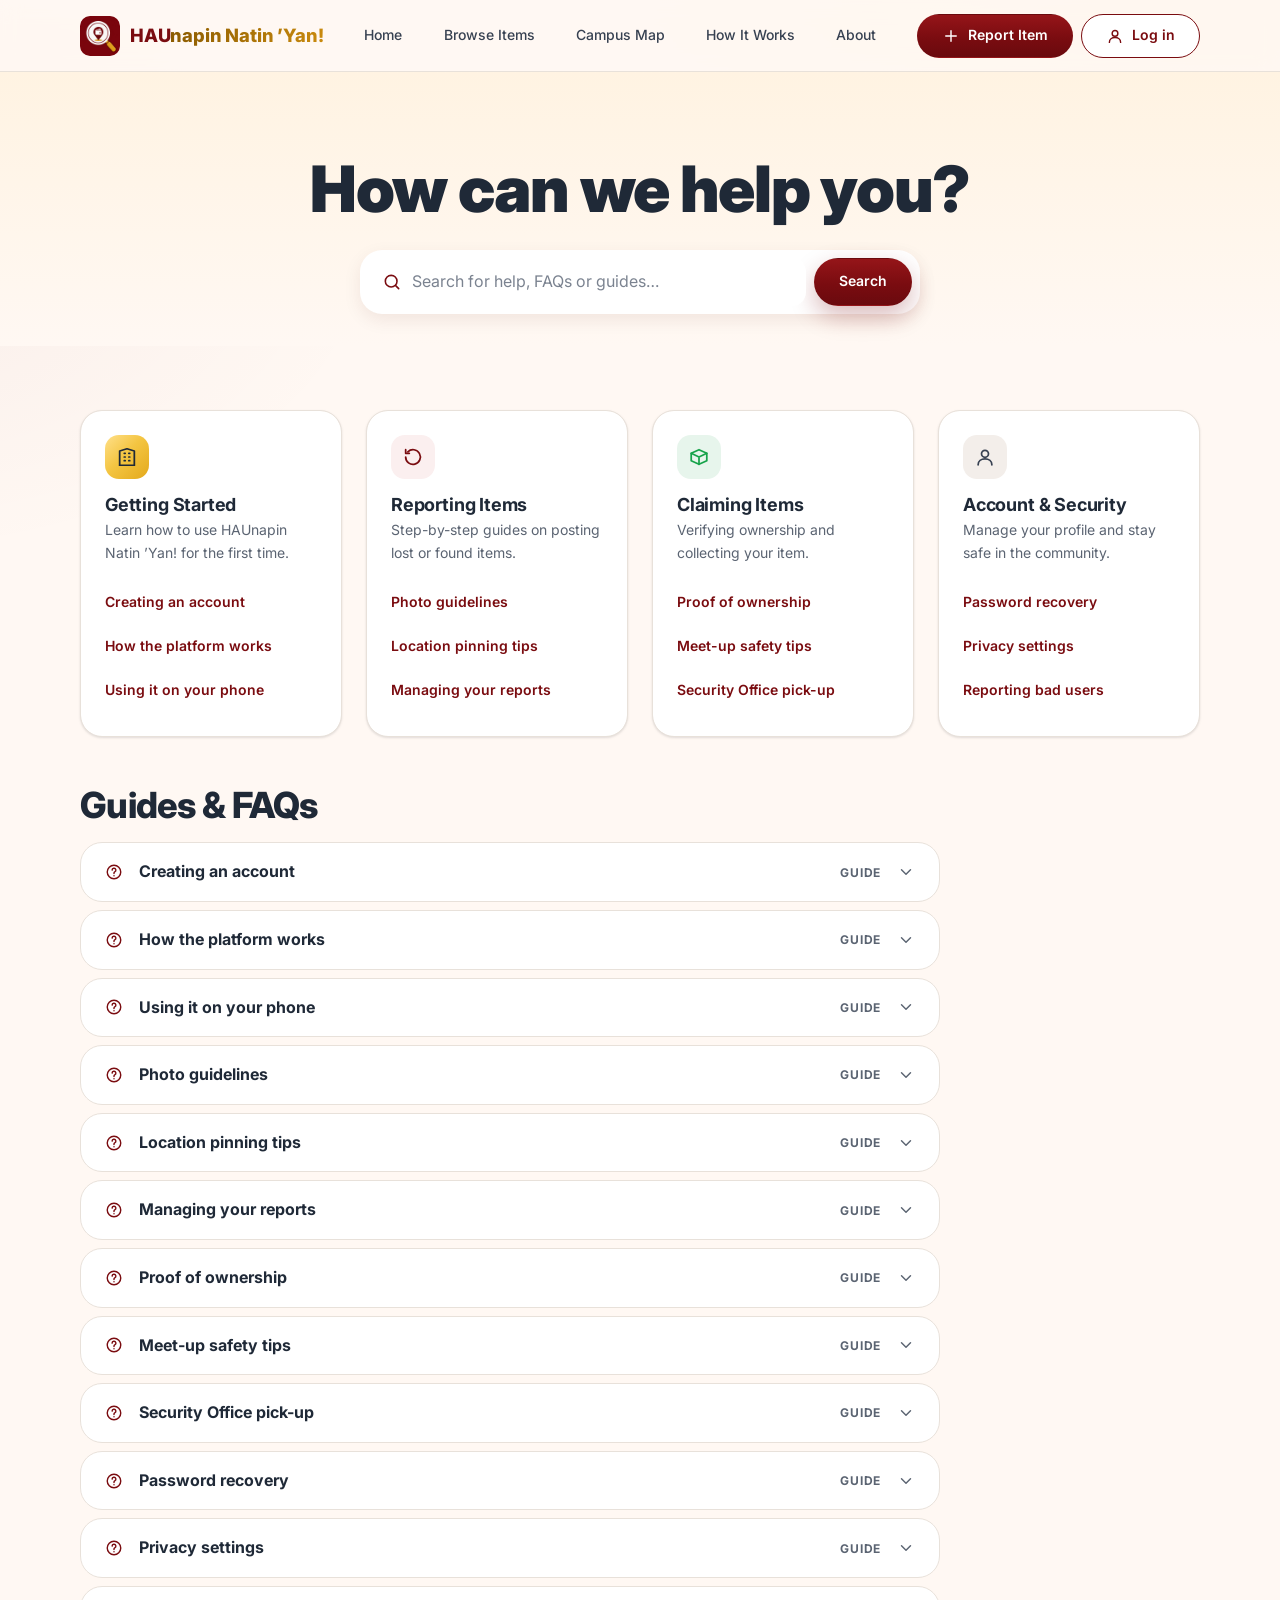
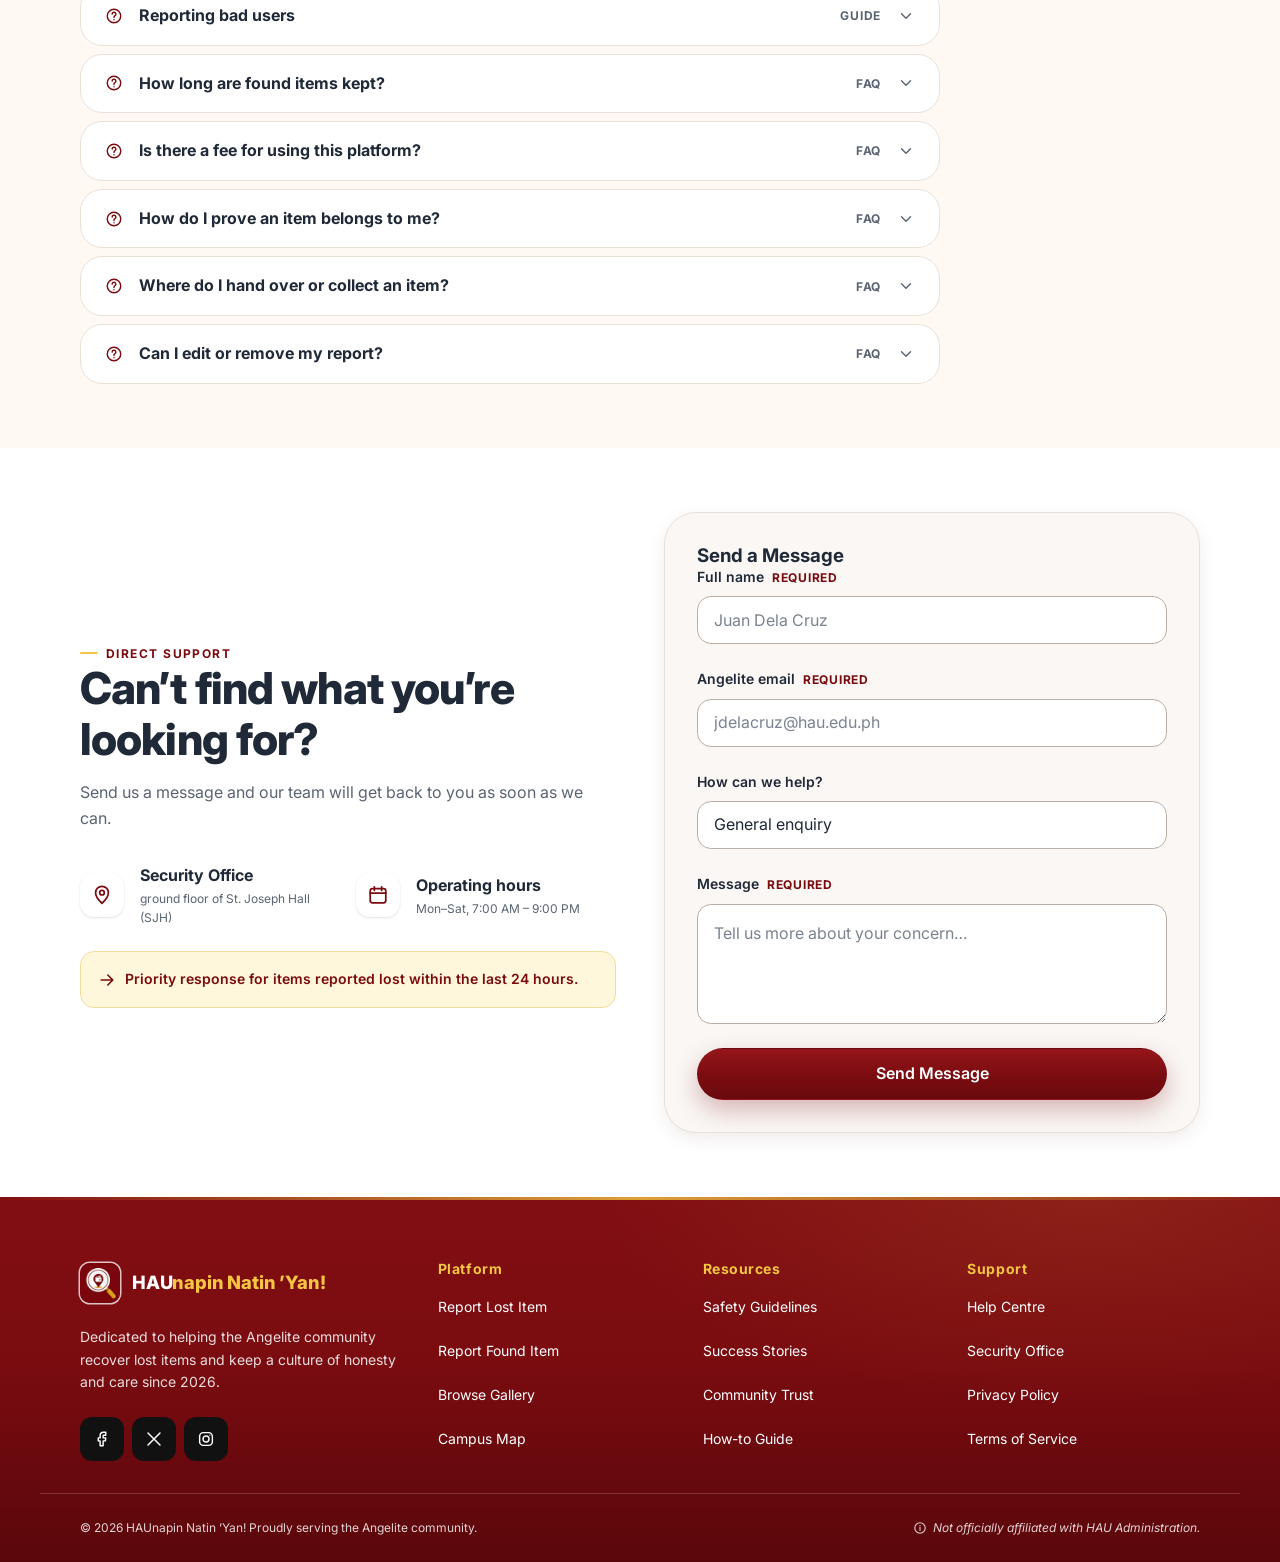
<file: help.html>
<!DOCTYPE html>
<html lang="en">
<head>
<meta charset="UTF-8">
<meta name="viewport" content="width=device-width, initial-scale=1, viewport-fit=cover">
<title>Help Centre | HAUnapin Natin ’Yan!</title>
<meta name="description" content="Guides and support for reporting and claiming lost items at Holy Angel University.">
<meta name="theme-color" content="#7A0C10">
<link rel="icon" href="images/favicon.svg" type="image/svg+xml">
<link rel="apple-touch-icon" href="images/apple-touch-icon.png">
<link rel="preconnect" href="https://fonts.googleapis.com">
<link rel="preconnect" href="https://fonts.gstatic.com" crossorigin>
<link href="https://fonts.googleapis.com/css2?family=Inter:wght@400;500;600;700;800;900&family=Playfair+Display:ital,wght@0,700;0,800;0,900;1,700;1,800;1,900&display=swap" rel="stylesheet">
<link rel="stylesheet" href="css/styles.css?v=20261010u">
</head>
<body data-page="help">

<a class="skip-link" href="#main">Skip to content</a>
<header class="site-header">
  <div class="container header-inner">
    <a class="brand" href="index.html" aria-label="HAUnapin Natin ’Yan! home"><img class="brand-mark" src="images/logo-mark.png" alt="" width="40" height="40"><span class="brand-name ">HAU<span>napin Natin ’Yan!</span></span></a>
    <nav class="main-nav" aria-label="Primary">
      <ul class="nav-list list-reset" role="list">
          <li><a class="nav-link" href="index.html" data-nav="home">Home</a></li>
          <li><a class="nav-link" href="browse.html" data-nav="browse">Browse Items</a></li>
          <li><a class="nav-link" href="map.html" data-nav="map">Campus Map</a></li>
          <li><a class="nav-link" href="how.html" data-nav="how">How It Works</a></li>
          <li><a class="nav-link" href="about.html" data-nav="about">About</a></li>
      </ul>
    </nav>
    <div class="header-actions">
      <a class="btn btn-primary header-cta" href="report.html"><svg class="icon" viewBox="0 0 24 24" fill="none" stroke="currentColor" stroke-width="1.9" stroke-linecap="round" stroke-linejoin="round" aria-hidden="true" focusable="false"><path d="M12 5v14M5 12h14"/></svg>Report Item</a>
      <div id="accountSlot" class="account-slot"></div>
      <button type="button" class="icon-btn menu-btn" id="menuBtn" aria-label="Open menu" aria-expanded="false" aria-controls="drawer"><svg class="icon" viewBox="0 0 24 24" fill="none" stroke="currentColor" stroke-width="1.9" stroke-linecap="round" stroke-linejoin="round" aria-hidden="true" focusable="false"><path d="M4 7h16M4 12h16M4 17h16"/></svg></button>
    </div>
  </div>
</header>
<div class="drawer-backdrop" id="drawerBackdrop" hidden>
  <aside class="drawer" id="drawer" aria-label="Menu" hidden>
    <div class="drawer-head">
      <a class="brand" href="index.html" aria-label="HAUnapin Natin ’Yan! home"><img class="brand-mark" src="images/logo-mark.png" alt="" width="40" height="40"><span class="brand-name ">HAU<span>napin Natin ’Yan!</span></span></a>
      <button type="button" class="icon-btn" data-close-drawer aria-label="Close menu"><svg class="icon" viewBox="0 0 24 24" fill="none" stroke="currentColor" stroke-width="1.9" stroke-linecap="round" stroke-linejoin="round" aria-hidden="true" focusable="false"><path d="M6 6l12 12M18 6 6 18"/></svg></button>
    </div>
    <nav class="drawer-nav" aria-label="Mobile">
      <a href="index.html" data-nav="home">Home</a>
      <a href="browse.html" data-nav="browse">Browse Items</a>
      <a href="map.html" data-nav="map">Campus Map</a>
      <a href="how.html" data-nav="how">How It Works</a>
      <a href="about.html" data-nav="about">About</a>
      <a href="stories.html" data-nav="stories">Success Stories</a>
      <a href="safety.html" data-nav="safety">Safety Guidelines</a>
      <a href="help.html" data-nav="help">Help Centre</a>
    </nav>
    <div class="drawer-account" id="drawerAccount"></div>
    <div class="drawer-foot">
      <a class="btn btn-primary btn-lg" href="report.html?type=lost"><svg class="icon" viewBox="0 0 24 24" fill="none" stroke="currentColor" stroke-width="1.9" stroke-linecap="round" stroke-linejoin="round" aria-hidden="true" focusable="false"><circle cx="11" cy="11" r="7"/><path d="m20 20-3.6-3.6"/></svg>I Lost Something</a>
      <a class="btn btn-gold btn-lg" href="report.html?type=found"><svg class="icon" viewBox="0 0 24 24" fill="none" stroke="currentColor" stroke-width="1.9" stroke-linecap="round" stroke-linejoin="round" aria-hidden="true" focusable="false"><path d="M7 11V6.5a1.5 1.5 0 0 1 3 0V11M10 10.5V5a1.5 1.5 0 0 1 3 0v5.5M13 10.5V6a1.5 1.5 0 0 1 3 0v6M16 11a1.5 1.5 0 0 1 3 0v3a7 7 0 0 1-7 7h-.5a6 6 0 0 1-4.6-2.2L4 15.5a1.5 1.5 0 0 1 2.2-2L7 14.5V11"/></svg>I Found Something</a>
    </div>
  </aside>
</div>
<div class="page">
<main id="main" tabindex="-1">

  <section class="page-banner help-banner" aria-labelledby="pageTitle">
    <div class="container center">
      <h1 id="pageTitle" class="h-sans">How can we help you?</h1>
      <form class="help-search" id="helpSearch" role="search">
        <label class="visually-hidden" for="helpQ">Search help articles</label>
        <div class="input-icon"><svg class="icon" viewBox="0 0 24 24" fill="none" stroke="currentColor" stroke-width="1.9" stroke-linecap="round" stroke-linejoin="round" aria-hidden="true" focusable="false"><circle cx="11" cy="11" r="7"/><path d="m20 20-3.6-3.6"/></svg><input class="input" id="helpQ" type="search" placeholder="Search for help, FAQs or guides…" autocomplete="off"></div>
        <button class="btn btn-primary" type="submit">Search</button>
      </form>
      <p class="hint" id="helpCount" aria-live="polite"></p>
    </div>
  </section>

  <section class="section" aria-label="Help topics">
    <div class="container">
      <div class="help-cards" id="helpCards"></div>
      <div class="help-articles" id="helpArticles"></div>
    </div>
  </section>

  <section class="section bg-white" id="contact" aria-labelledby="directTitle">
    <div class="container split">
      <div>
        <p class="eyebrow">Direct support</p>
        <h2 id="directTitle" class="h-sans big">Can’t find what you’re looking for?</h2>
        <p class="muted" style="margin-top:var(--s-2)">Send us a message and our team will get back to you as soon as we can.</p>
        <div class="info-pair" id="securityInfo"></div>
        <p class="note note-arrow"><svg class="icon" viewBox="0 0 24 24" fill="none" stroke="currentColor" stroke-width="1.9" stroke-linecap="round" stroke-linejoin="round" aria-hidden="true" focusable="false"><path d="M5 12h14M13 6l6 6-6 6"/></svg><span>Priority response for items reported lost within the last 24 hours.</span></p>
      </div>
      <form class="card card-pad form-card" id="helpForm" novalidate data-message-form="help">
        <h3 class="card-title">Send a Message</h3>
        <div class="field"><label class="label" for="hName">Full name <span class="req">Required</span></label><input class="input" id="hName" name="name" autocomplete="name" placeholder="Juan Dela Cruz" aria-describedby="hNameErr"><p class="error" id="hNameErr"></p></div>
        <div class="field"><label class="label" for="hEmail">Angelite email <span class="req">Required</span></label><input class="input" id="hEmail" name="email" type="email" inputmode="email" autocomplete="email" placeholder="jdelacruz@hau.edu.ph" aria-describedby="hEmailErr"><p class="error" id="hEmailErr"></p></div>
        <div class="field"><label class="label" for="hTopic">How can we help?</label><select class="select" id="hTopic" name="subject"><option>General enquiry</option><option>A lost item</option><option>A found item</option><option>Claim or ownership problem</option><option>Account &amp; login</option><option>Report a user</option></select></div>
        <div class="field"><label class="label" for="hMessage">Message <span class="req">Required</span></label><textarea class="textarea" id="hMessage" name="message" maxlength="600" placeholder="Tell us more about your concern…" aria-describedby="hMessageErr"></textarea><p class="error" id="hMessageErr"></p></div>
        <button class="btn btn-primary btn-lg btn-block" type="submit" style="margin-top:var(--s-3)">Send Message</button>
      </form>
    </div>
  </section>
</main>
</div>

<footer class="site-footer">
  <div class="container footer-top">
    <div class="footer-brand">
      <a class="brand brand-footer" href="index.html" aria-label="HAUnapin Natin ’Yan! home"><img class="brand-mark footer-logo" src="images/logo-mark.png" alt="" width="40" height="40"><span class="brand-name">HAU<span>napin Natin ’Yan!</span></span></a>
      <p>Dedicated to helping the Angelite community recover lost items and keep a culture of honesty and care since 2026.</p>
      <div class="socials">
        <a href="https://www.facebook.com/holyangel1933" target="_blank" rel="noopener" aria-label="Holy Angel University on Facebook (opens in a new tab)"><svg class="icon" viewBox="0 0 24 24" fill="none" stroke="currentColor" stroke-width="1.9" stroke-linecap="round" stroke-linejoin="round" aria-hidden="true" focusable="false"><path d="M14 3h3v4h-2.5a1 1 0 0 0-1 1v2.5H17l-.5 4h-3V21h-4v-6.5H7v-4h2.5V7.5A4.5 4.5 0 0 1 14 3Z"/></svg></a>
        <a href="https://twitter.com/holyangel1933" target="_blank" rel="noopener" aria-label="Holy Angel University on X (opens in a new tab)"><svg class="icon" viewBox="0 0 24 24" fill="none" stroke="currentColor" stroke-width="1.9" stroke-linecap="round" stroke-linejoin="round" aria-hidden="true" focusable="false"><path d="M4 4l16 16M20 4 4 20"/></svg></a>
        <a href="https://www.instagram.com/holyangel1933/" target="_blank" rel="noopener" aria-label="Holy Angel University on Instagram (opens in a new tab)"><svg class="icon" viewBox="0 0 24 24" fill="none" stroke="currentColor" stroke-width="1.9" stroke-linecap="round" stroke-linejoin="round" aria-hidden="true" focusable="false"><rect x="3.5" y="3.5" width="17" height="17" rx="5"/><circle cx="12" cy="12" r="4"/><path d="M17.2 6.8v.01"/></svg></a>
      </div>
    </div>
    <nav class="footer-col" aria-labelledby="fPlatform">
      <h2 id="fPlatform">Platform</h2>
      <a href="report.html?type=lost">Report Lost Item</a>
      <a href="report.html?type=found">Report Found Item</a>
      <a href="browse.html">Browse Gallery</a>
      <a href="map.html">Campus Map</a>
    </nav>
    <nav class="footer-col" aria-labelledby="fResources">
      <h2 id="fResources">Resources</h2>
      <a href="safety.html">Safety Guidelines</a>
      <a href="stories.html">Success Stories</a>
      <a href="about.html#mission">Community Trust</a>
      <a href="how.html">How-to Guide</a>
    </nav>
    <nav class="footer-col" aria-labelledby="fSupport">
      <h2 id="fSupport">Support</h2>
      <a href="help.html">Help Centre</a>
      <a href="help.html#contact">Security Office</a>
      <a href="legal.html#privacy">Privacy Policy</a>
      <a href="legal.html#terms">Terms of Service</a>
    </nav>
  </div>
  <div class="container footer-bottom">
    <p>&copy; <span id="year">2026</span> HAUnapin Natin ’Yan! Proudly serving the Angelite community.</p>
    <p class="footer-note"><svg class="icon" viewBox="0 0 24 24" fill="none" stroke="currentColor" stroke-width="1.9" stroke-linecap="round" stroke-linejoin="round" aria-hidden="true" focusable="false"><circle cx="12" cy="12" r="9"/><path d="M12 11v5M12 8v.01"/></svg>Not officially affiliated with HAU Administration.</p>
  </div>
</footer>
<script src="js/sync.js?v=20261010u"></script>
<script src="js/icons.js?v=20261010u"></script>
<script src="js/data.js?v=20261010u"></script>
<script src="js/store.js?v=20261010u"></script>
<script src="js/auth.js?v=20261010u"></script>
<script src="js/ui.js?v=20261010u"></script>
<script src="js/pages/content.js?v=20261010u"></script>
</body>
</html>
</file>
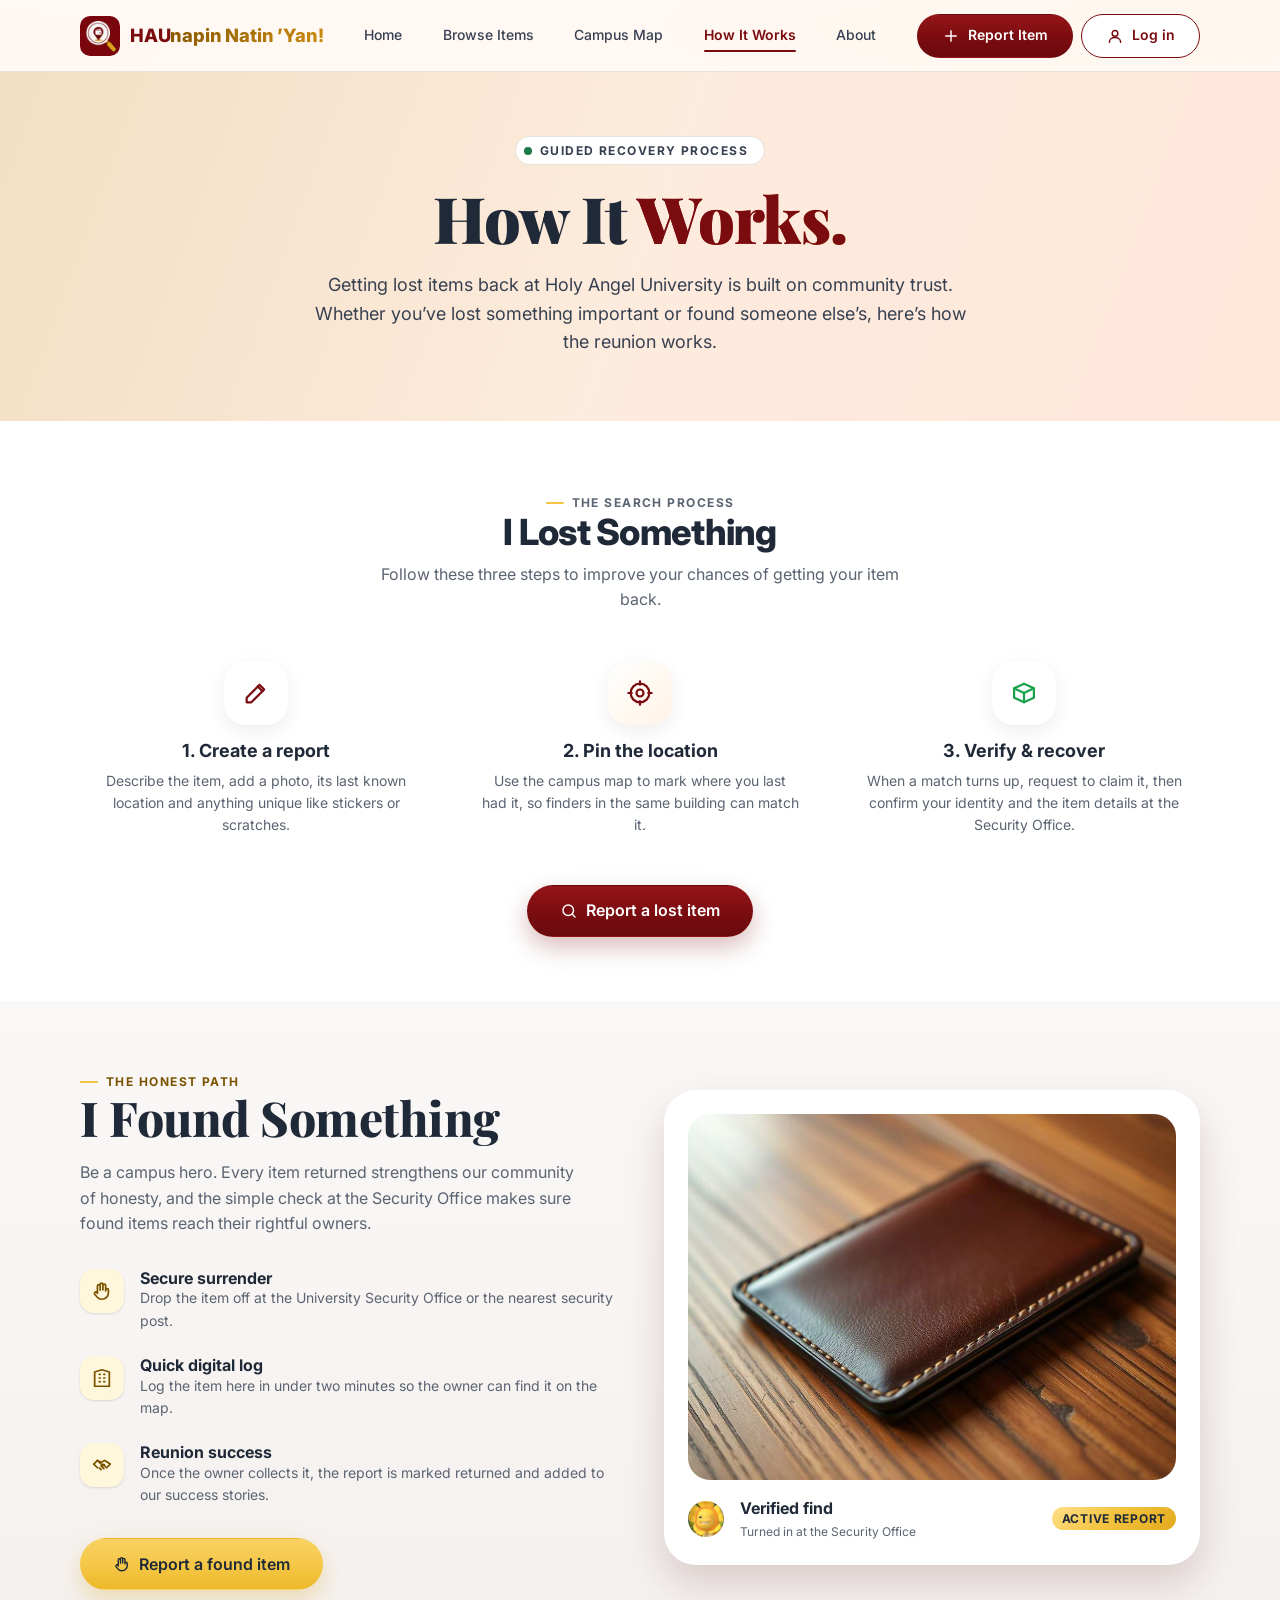
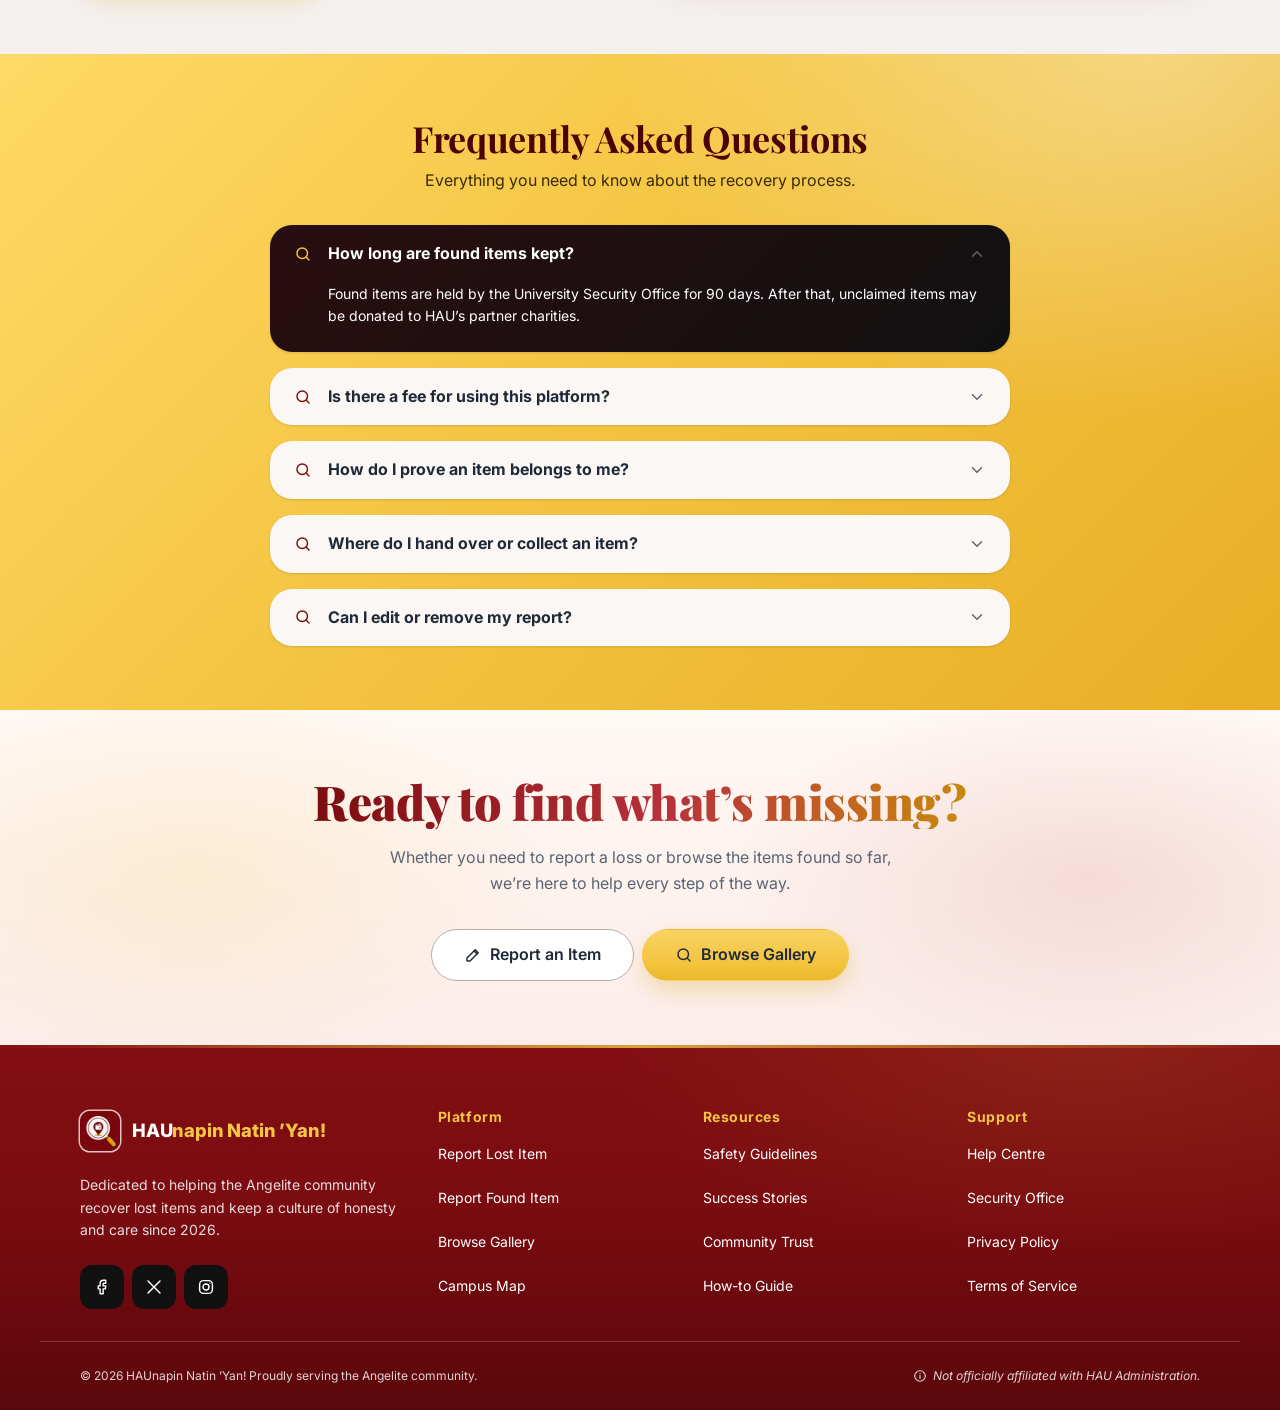
<file: how.html>
<!DOCTYPE html>
<html lang="en">
<head>
<meta charset="UTF-8">
<meta name="viewport" content="width=device-width, initial-scale=1, viewport-fit=cover">
<title>How It Works | HAUnapin Natin ’Yan!</title>
<meta name="description" content="How to report, find and reclaim lost items at Holy Angel University.">
<meta name="theme-color" content="#7A0C10">
<link rel="icon" href="images/favicon.svg" type="image/svg+xml">
<link rel="apple-touch-icon" href="images/apple-touch-icon.png">
<link rel="preconnect" href="https://fonts.googleapis.com">
<link rel="preconnect" href="https://fonts.gstatic.com" crossorigin>
<link href="https://fonts.googleapis.com/css2?family=Inter:wght@400;500;600;700;800;900&family=Playfair+Display:ital,wght@0,700;0,800;0,900;1,700;1,800;1,900&display=swap" rel="stylesheet">
<link rel="stylesheet" href="css/styles.css?v=20261010u">
</head>
<body data-page="how">

<a class="skip-link" href="#main">Skip to content</a>
<header class="site-header">
  <div class="container header-inner">
    <a class="brand" href="index.html" aria-label="HAUnapin Natin ’Yan! home"><img class="brand-mark" src="images/logo-mark.png" alt="" width="40" height="40"><span class="brand-name ">HAU<span>napin Natin ’Yan!</span></span></a>
    <nav class="main-nav" aria-label="Primary">
      <ul class="nav-list list-reset" role="list">
          <li><a class="nav-link" href="index.html" data-nav="home">Home</a></li>
          <li><a class="nav-link" href="browse.html" data-nav="browse">Browse Items</a></li>
          <li><a class="nav-link" href="map.html" data-nav="map">Campus Map</a></li>
          <li><a class="nav-link" href="how.html" data-nav="how">How It Works</a></li>
          <li><a class="nav-link" href="about.html" data-nav="about">About</a></li>
      </ul>
    </nav>
    <div class="header-actions">
      <a class="btn btn-primary header-cta" href="report.html"><svg class="icon" viewBox="0 0 24 24" fill="none" stroke="currentColor" stroke-width="1.9" stroke-linecap="round" stroke-linejoin="round" aria-hidden="true" focusable="false"><path d="M12 5v14M5 12h14"/></svg>Report Item</a>
      <div id="accountSlot" class="account-slot"></div>
      <button type="button" class="icon-btn menu-btn" id="menuBtn" aria-label="Open menu" aria-expanded="false" aria-controls="drawer"><svg class="icon" viewBox="0 0 24 24" fill="none" stroke="currentColor" stroke-width="1.9" stroke-linecap="round" stroke-linejoin="round" aria-hidden="true" focusable="false"><path d="M4 7h16M4 12h16M4 17h16"/></svg></button>
    </div>
  </div>
</header>
<div class="drawer-backdrop" id="drawerBackdrop" hidden>
  <aside class="drawer" id="drawer" aria-label="Menu" hidden>
    <div class="drawer-head">
      <a class="brand" href="index.html" aria-label="HAUnapin Natin ’Yan! home"><img class="brand-mark" src="images/logo-mark.png" alt="" width="40" height="40"><span class="brand-name ">HAU<span>napin Natin ’Yan!</span></span></a>
      <button type="button" class="icon-btn" data-close-drawer aria-label="Close menu"><svg class="icon" viewBox="0 0 24 24" fill="none" stroke="currentColor" stroke-width="1.9" stroke-linecap="round" stroke-linejoin="round" aria-hidden="true" focusable="false"><path d="M6 6l12 12M18 6 6 18"/></svg></button>
    </div>
    <nav class="drawer-nav" aria-label="Mobile">
      <a href="index.html" data-nav="home">Home</a>
      <a href="browse.html" data-nav="browse">Browse Items</a>
      <a href="map.html" data-nav="map">Campus Map</a>
      <a href="how.html" data-nav="how">How It Works</a>
      <a href="about.html" data-nav="about">About</a>
      <a href="stories.html" data-nav="stories">Success Stories</a>
      <a href="safety.html" data-nav="safety">Safety Guidelines</a>
      <a href="help.html" data-nav="help">Help Centre</a>
    </nav>
    <div class="drawer-account" id="drawerAccount"></div>
    <div class="drawer-foot">
      <a class="btn btn-primary btn-lg" href="report.html?type=lost"><svg class="icon" viewBox="0 0 24 24" fill="none" stroke="currentColor" stroke-width="1.9" stroke-linecap="round" stroke-linejoin="round" aria-hidden="true" focusable="false"><circle cx="11" cy="11" r="7"/><path d="m20 20-3.6-3.6"/></svg>I Lost Something</a>
      <a class="btn btn-gold btn-lg" href="report.html?type=found"><svg class="icon" viewBox="0 0 24 24" fill="none" stroke="currentColor" stroke-width="1.9" stroke-linecap="round" stroke-linejoin="round" aria-hidden="true" focusable="false"><path d="M7 11V6.5a1.5 1.5 0 0 1 3 0V11M10 10.5V5a1.5 1.5 0 0 1 3 0v5.5M13 10.5V6a1.5 1.5 0 0 1 3 0v6M16 11a1.5 1.5 0 0 1 3 0v3a7 7 0 0 1-7 7h-.5a6 6 0 0 1-4.6-2.2L4 15.5a1.5 1.5 0 0 1 2.2-2L7 14.5V11"/></svg>I Found Something</a>
    </div>
  </aside>
</div>
<div class="page">
<main id="main" tabindex="-1">

  <section class="page-banner is-warm " aria-labelledby="pageTitle">
    
    <div class="container">
      <p class="eyebrow eyebrow-pill"><span class="dot" aria-hidden="true"></span>Guided recovery process</p>
      <h1 id="pageTitle">How It <span class="accent-solid">Works.</span></h1>
      <p class="banner-lead">Getting lost items back at Holy Angel University is built on community trust. Whether you’ve lost something important or found someone else’s, here’s how the reunion works.</p>
    </div>
  </section>
  <section class="section bg-white" aria-labelledby="lostTitle">
    <div class="container">
      <div class="section-head center">
        <div>
          <p class="eyebrow">The search process</p>
          <h2 id="lostTitle" class="h-sans">I Lost Something</h2>
          <p>Follow these three steps to improve your chances of getting your item back.</p>
        </div>
      </div>
      <ol class="steps steps-3 list-reset" role="list">
        <li class="step"><span class="step-icon is-soft"><svg class="icon" viewBox="0 0 24 24" fill="none" stroke="currentColor" stroke-width="1.9" stroke-linecap="round" stroke-linejoin="round" aria-hidden="true" focusable="false"><path d="M4 20h4l11-11-4-4L4 16v4Z"/><path d="m13.5 6.5 4 4"/></svg></span><h3>Create a report</h3><p>Describe the item, add a photo, its last known location and anything unique like stickers or scratches.</p></li>
        <li class="step"><span class="step-icon is-soft"><svg class="icon" viewBox="0 0 24 24" fill="none" stroke="currentColor" stroke-width="1.9" stroke-linecap="round" stroke-linejoin="round" aria-hidden="true" focusable="false"><circle cx="12" cy="12" r="8"/><circle cx="12" cy="12" r="3"/><path d="M12 2v3M12 19v3M2 12h3M19 12h3"/></svg></span><h3>Pin the location</h3><p>Use the campus map to mark where you last had it, so finders in the same building can match it.</p></li>
        <li class="step"><span class="step-icon is-soft is-green"><svg class="icon" viewBox="0 0 24 24" fill="none" stroke="currentColor" stroke-width="1.9" stroke-linecap="round" stroke-linejoin="round" aria-hidden="true" focusable="false"><path d="M3.5 8 12 4l8.5 4v8L12 20l-8.5-4V8Z"/><path d="M3.5 8 12 12l8.5-4M12 12v8"/></svg></span><h3>Verify &amp; recover</h3><p>When a match turns up, request to claim it, then confirm your identity and the item details at the Security Office.</p></li>
      </ol>
      <p class="center" style="margin-top:var(--s-4)"><a class="btn btn-primary btn-lg" href="report.html?type=lost"><svg class="icon" viewBox="0 0 24 24" fill="none" stroke="currentColor" stroke-width="1.9" stroke-linecap="round" stroke-linejoin="round" aria-hidden="true" focusable="false"><circle cx="11" cy="11" r="7"/><path d="m20 20-3.6-3.6"/></svg>Report a lost item</a></p>
    </div>
  </section>

  <section class="section band-soft" aria-labelledby="foundTitle">
    <div class="container split">
      <div>
        <p class="eyebrow eyebrow-gold">The honest path</p>
        <h2 id="foundTitle" class="h-display">I Found Something</h2>
        <p class="muted" style="margin-top:var(--s-2);max-width:50ch">Be a campus hero. Every item returned strengthens our community of honesty, and the simple check at the Security Office makes sure found items reach their rightful owners.</p>
        <div class="feature-list">
          <div class="feature"><span class="feature-icon is-gold"><svg class="icon" viewBox="0 0 24 24" fill="none" stroke="currentColor" stroke-width="1.9" stroke-linecap="round" stroke-linejoin="round" aria-hidden="true" focusable="false"><path d="M7 11V6.5a1.5 1.5 0 0 1 3 0V11M10 10.5V5a1.5 1.5 0 0 1 3 0v5.5M13 10.5V6a1.5 1.5 0 0 1 3 0v6M16 11a1.5 1.5 0 0 1 3 0v3a7 7 0 0 1-7 7h-.5a6 6 0 0 1-4.6-2.2L4 15.5a1.5 1.5 0 0 1 2.2-2L7 14.5V11"/></svg></span><div><h3>Secure surrender</h3><p>Drop the item off at the University Security Office or the nearest security post.</p></div></div>
          <div class="feature"><span class="feature-icon is-gold"><svg class="icon" viewBox="0 0 24 24" fill="none" stroke="currentColor" stroke-width="1.9" stroke-linecap="round" stroke-linejoin="round" aria-hidden="true" focusable="false"><path d="M4 21V5.5L12 3l8 2.5V21"/><path d="M4 21h16M9 8h1M14 8h1M9 12h1M14 12h1M9 16h1M14 16h1"/></svg></span><div><h3>Quick digital log</h3><p>Log the item here in under two minutes so the owner can find it on the map.</p></div></div>
          <div class="feature"><span class="feature-icon is-gold"><svg class="icon" viewBox="0 0 24 24" fill="none" stroke="currentColor" stroke-width="1.9" stroke-linecap="round" stroke-linejoin="round" aria-hidden="true" focusable="false"><path d="m3 11 4-4 4 2 4-2 6 4-4 4"/><path d="m7 7 5 5a1.5 1.5 0 0 0 2.1 0l.4-.4M9 15l2 2M11 13l3 3M13 11l3 3"/><path d="m3 11 4 4"/></svg></span><div><h3>Reunion success</h3><p>Once the owner collects it, the report is marked returned and added to our success stories.</p></div></div>
        </div>
        <a class="btn btn-gold btn-lg" style="margin-top:var(--s-4)" href="report.html?type=found"><svg class="icon" viewBox="0 0 24 24" fill="none" stroke="currentColor" stroke-width="1.9" stroke-linecap="round" stroke-linejoin="round" aria-hidden="true" focusable="false"><path d="M7 11V6.5a1.5 1.5 0 0 1 3 0V11M10 10.5V5a1.5 1.5 0 0 1 3 0v5.5M13 10.5V6a1.5 1.5 0 0 1 3 0v6M16 11a1.5 1.5 0 0 1 3 0v3a7 7 0 0 1-7 7h-.5a6 6 0 0 1-4.6-2.2L4 15.5a1.5 1.5 0 0 1 2.2-2L7 14.5V11"/></svg>Report a found item</a>
      </div>
      <figure class="photo-card">
        <img src="images/items/brown-wallet.jpg" alt="A found brown leather wallet">
        <figcaption><img class="avatar avatar-sm" src="images/people/mascot.jpg" alt=""><span><b>Verified find</b><small>Turned in at the Security Office</small></span><span class="badge badge-solid-found">Active report</span></figcaption>
      </figure>
    </div>
  </section>

  <section class="section band-gold" aria-labelledby="faqTitle">
    <div class="container narrow">
      <div class="section-head center">
        <div>
          <h2 id="faqTitle" class="h-white">Frequently Asked Questions</h2>
          <p class="on-gold">Everything you need to know about the recovery process.</p>
        </div>
      </div>
      <div class="faq" id="faqList"></div>
    </div>
  </section>

  <section class="section cta-band" aria-labelledby="ctaTitle">
    <div class="container center">
      <h2 id="ctaTitle" class="h-burgundy">Ready to find what’s missing?</h2>
      <p class="muted" style="margin:var(--s-2) auto 0;max-width:52ch">Whether you need to report a loss or browse the items found so far, we’re here to help every step of the way.</p>
      <div class="cluster center-cluster" style="margin-top:var(--s-4)">
        <a class="btn btn-outline btn-lg" href="report.html"><svg class="icon" viewBox="0 0 24 24" fill="none" stroke="currentColor" stroke-width="1.9" stroke-linecap="round" stroke-linejoin="round" aria-hidden="true" focusable="false"><path d="M4 20h4l11-11-4-4L4 16v4Z"/><path d="m13.5 6.5 4 4"/></svg>Report an Item</a>
        <a class="btn btn-gold btn-lg" href="browse.html"><svg class="icon" viewBox="0 0 24 24" fill="none" stroke="currentColor" stroke-width="1.9" stroke-linecap="round" stroke-linejoin="round" aria-hidden="true" focusable="false"><circle cx="11" cy="11" r="7"/><path d="m20 20-3.6-3.6"/></svg>Browse Gallery</a>
      </div>
    </div>
  </section>
</main>
</div>

<footer class="site-footer">
  <div class="container footer-top">
    <div class="footer-brand">
      <a class="brand brand-footer" href="index.html" aria-label="HAUnapin Natin ’Yan! home"><img class="brand-mark footer-logo" src="images/logo-mark.png" alt="" width="40" height="40"><span class="brand-name">HAU<span>napin Natin ’Yan!</span></span></a>
      <p>Dedicated to helping the Angelite community recover lost items and keep a culture of honesty and care since 2026.</p>
      <div class="socials">
        <a href="https://www.facebook.com/holyangel1933" target="_blank" rel="noopener" aria-label="Holy Angel University on Facebook (opens in a new tab)"><svg class="icon" viewBox="0 0 24 24" fill="none" stroke="currentColor" stroke-width="1.9" stroke-linecap="round" stroke-linejoin="round" aria-hidden="true" focusable="false"><path d="M14 3h3v4h-2.5a1 1 0 0 0-1 1v2.5H17l-.5 4h-3V21h-4v-6.5H7v-4h2.5V7.5A4.5 4.5 0 0 1 14 3Z"/></svg></a>
        <a href="https://twitter.com/holyangel1933" target="_blank" rel="noopener" aria-label="Holy Angel University on X (opens in a new tab)"><svg class="icon" viewBox="0 0 24 24" fill="none" stroke="currentColor" stroke-width="1.9" stroke-linecap="round" stroke-linejoin="round" aria-hidden="true" focusable="false"><path d="M4 4l16 16M20 4 4 20"/></svg></a>
        <a href="https://www.instagram.com/holyangel1933/" target="_blank" rel="noopener" aria-label="Holy Angel University on Instagram (opens in a new tab)"><svg class="icon" viewBox="0 0 24 24" fill="none" stroke="currentColor" stroke-width="1.9" stroke-linecap="round" stroke-linejoin="round" aria-hidden="true" focusable="false"><rect x="3.5" y="3.5" width="17" height="17" rx="5"/><circle cx="12" cy="12" r="4"/><path d="M17.2 6.8v.01"/></svg></a>
      </div>
    </div>
    <nav class="footer-col" aria-labelledby="fPlatform">
      <h2 id="fPlatform">Platform</h2>
      <a href="report.html?type=lost">Report Lost Item</a>
      <a href="report.html?type=found">Report Found Item</a>
      <a href="browse.html">Browse Gallery</a>
      <a href="map.html">Campus Map</a>
    </nav>
    <nav class="footer-col" aria-labelledby="fResources">
      <h2 id="fResources">Resources</h2>
      <a href="safety.html">Safety Guidelines</a>
      <a href="stories.html">Success Stories</a>
      <a href="about.html#mission">Community Trust</a>
      <a href="how.html">How-to Guide</a>
    </nav>
    <nav class="footer-col" aria-labelledby="fSupport">
      <h2 id="fSupport">Support</h2>
      <a href="help.html">Help Centre</a>
      <a href="help.html#contact">Security Office</a>
      <a href="legal.html#privacy">Privacy Policy</a>
      <a href="legal.html#terms">Terms of Service</a>
    </nav>
  </div>
  <div class="container footer-bottom">
    <p>&copy; <span id="year">2026</span> HAUnapin Natin ’Yan! Proudly serving the Angelite community.</p>
    <p class="footer-note"><svg class="icon" viewBox="0 0 24 24" fill="none" stroke="currentColor" stroke-width="1.9" stroke-linecap="round" stroke-linejoin="round" aria-hidden="true" focusable="false"><circle cx="12" cy="12" r="9"/><path d="M12 11v5M12 8v.01"/></svg>Not officially affiliated with HAU Administration.</p>
  </div>
</footer>
<script src="js/sync.js?v=20261010u"></script>
<script src="js/icons.js?v=20261010u"></script>
<script src="js/data.js?v=20261010u"></script>
<script src="js/store.js?v=20261010u"></script>
<script src="js/auth.js?v=20261010u"></script>
<script src="js/ui.js?v=20261010u"></script>
<script src="js/pages/content.js?v=20261010u"></script>
</body>
</html>
</file>
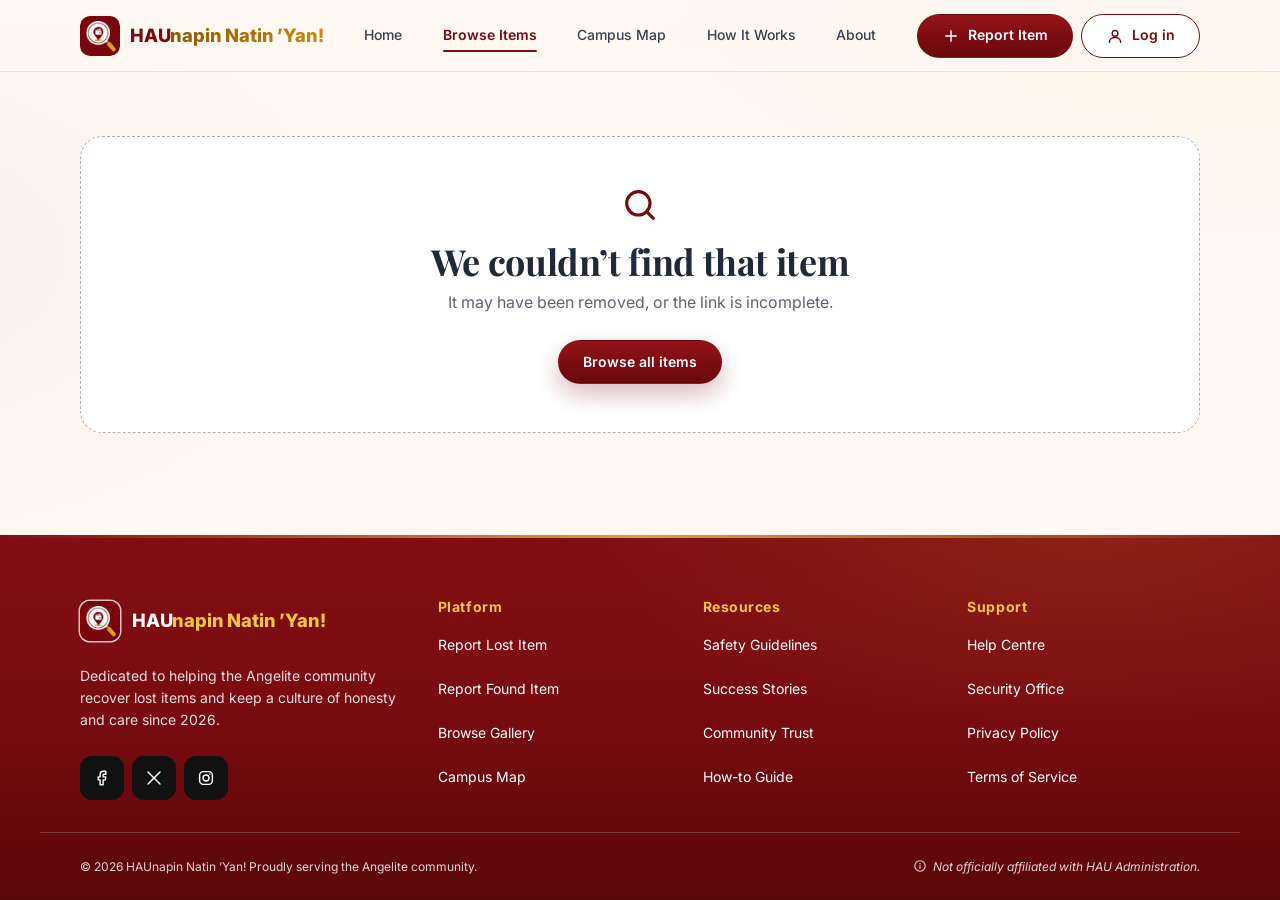
<file: item.html>
<!DOCTYPE html>
<html lang="en">
<head>
<meta charset="UTF-8">
<meta name="viewport" content="width=device-width, initial-scale=1, viewport-fit=cover">
<title>Item Details | HAUnapin Natin ’Yan!</title>
<meta name="description" content="Details of a lost or found item reported at Holy Angel University.">
<meta name="theme-color" content="#7A0C10">
<link rel="icon" href="images/favicon.svg" type="image/svg+xml">
<link rel="apple-touch-icon" href="images/apple-touch-icon.png">
<link rel="preconnect" href="https://fonts.googleapis.com">
<link rel="preconnect" href="https://fonts.gstatic.com" crossorigin>
<link href="https://fonts.googleapis.com/css2?family=Inter:wght@400;500;600;700;800;900&family=Playfair+Display:ital,wght@0,700;0,800;0,900;1,700;1,800;1,900&display=swap" rel="stylesheet">
<link rel="stylesheet" href="css/styles.css?v=20261010u">
</head>
<body data-page="item">

<a class="skip-link" href="#main">Skip to content</a>
<header class="site-header">
  <div class="container header-inner">
    <a class="brand" href="index.html" aria-label="HAUnapin Natin ’Yan! home"><img class="brand-mark" src="images/logo-mark.png" alt="" width="40" height="40"><span class="brand-name ">HAU<span>napin Natin ’Yan!</span></span></a>
    <nav class="main-nav" aria-label="Primary">
      <ul class="nav-list list-reset" role="list">
          <li><a class="nav-link" href="index.html" data-nav="home">Home</a></li>
          <li><a class="nav-link" href="browse.html" data-nav="browse">Browse Items</a></li>
          <li><a class="nav-link" href="map.html" data-nav="map">Campus Map</a></li>
          <li><a class="nav-link" href="how.html" data-nav="how">How It Works</a></li>
          <li><a class="nav-link" href="about.html" data-nav="about">About</a></li>
      </ul>
    </nav>
    <div class="header-actions">
      <a class="btn btn-primary header-cta" href="report.html"><svg class="icon" viewBox="0 0 24 24" fill="none" stroke="currentColor" stroke-width="1.9" stroke-linecap="round" stroke-linejoin="round" aria-hidden="true" focusable="false"><path d="M12 5v14M5 12h14"/></svg>Report Item</a>
      <div id="accountSlot" class="account-slot"></div>
      <button type="button" class="icon-btn menu-btn" id="menuBtn" aria-label="Open menu" aria-expanded="false" aria-controls="drawer"><svg class="icon" viewBox="0 0 24 24" fill="none" stroke="currentColor" stroke-width="1.9" stroke-linecap="round" stroke-linejoin="round" aria-hidden="true" focusable="false"><path d="M4 7h16M4 12h16M4 17h16"/></svg></button>
    </div>
  </div>
</header>
<div class="drawer-backdrop" id="drawerBackdrop" hidden>
  <aside class="drawer" id="drawer" aria-label="Menu" hidden>
    <div class="drawer-head">
      <a class="brand" href="index.html" aria-label="HAUnapin Natin ’Yan! home"><img class="brand-mark" src="images/logo-mark.png" alt="" width="40" height="40"><span class="brand-name ">HAU<span>napin Natin ’Yan!</span></span></a>
      <button type="button" class="icon-btn" data-close-drawer aria-label="Close menu"><svg class="icon" viewBox="0 0 24 24" fill="none" stroke="currentColor" stroke-width="1.9" stroke-linecap="round" stroke-linejoin="round" aria-hidden="true" focusable="false"><path d="M6 6l12 12M18 6 6 18"/></svg></button>
    </div>
    <nav class="drawer-nav" aria-label="Mobile">
      <a href="index.html" data-nav="home">Home</a>
      <a href="browse.html" data-nav="browse">Browse Items</a>
      <a href="map.html" data-nav="map">Campus Map</a>
      <a href="how.html" data-nav="how">How It Works</a>
      <a href="about.html" data-nav="about">About</a>
      <a href="stories.html" data-nav="stories">Success Stories</a>
      <a href="safety.html" data-nav="safety">Safety Guidelines</a>
      <a href="help.html" data-nav="help">Help Centre</a>
    </nav>
    <div class="drawer-account" id="drawerAccount"></div>
    <div class="drawer-foot">
      <a class="btn btn-primary btn-lg" href="report.html?type=lost"><svg class="icon" viewBox="0 0 24 24" fill="none" stroke="currentColor" stroke-width="1.9" stroke-linecap="round" stroke-linejoin="round" aria-hidden="true" focusable="false"><circle cx="11" cy="11" r="7"/><path d="m20 20-3.6-3.6"/></svg>I Lost Something</a>
      <a class="btn btn-gold btn-lg" href="report.html?type=found"><svg class="icon" viewBox="0 0 24 24" fill="none" stroke="currentColor" stroke-width="1.9" stroke-linecap="round" stroke-linejoin="round" aria-hidden="true" focusable="false"><path d="M7 11V6.5a1.5 1.5 0 0 1 3 0V11M10 10.5V5a1.5 1.5 0 0 1 3 0v5.5M13 10.5V6a1.5 1.5 0 0 1 3 0v6M16 11a1.5 1.5 0 0 1 3 0v3a7 7 0 0 1-7 7h-.5a6 6 0 0 1-4.6-2.2L4 15.5a1.5 1.5 0 0 1 2.2-2L7 14.5V11"/></svg>I Found Something</a>
    </div>
  </aside>
</div>
<div class="page">
<main id="main" tabindex="-1">

  <div class="container" id="itemRoot">
    <p class="muted" style="padding-block:var(--s-6)">Loading item…</p>
  </div>
</main>
</div>

<footer class="site-footer">
  <div class="container footer-top">
    <div class="footer-brand">
      <a class="brand brand-footer" href="index.html" aria-label="HAUnapin Natin ’Yan! home"><img class="brand-mark footer-logo" src="images/logo-mark.png" alt="" width="40" height="40"><span class="brand-name">HAU<span>napin Natin ’Yan!</span></span></a>
      <p>Dedicated to helping the Angelite community recover lost items and keep a culture of honesty and care since 2026.</p>
      <div class="socials">
        <a href="https://www.facebook.com/holyangel1933" target="_blank" rel="noopener" aria-label="Holy Angel University on Facebook (opens in a new tab)"><svg class="icon" viewBox="0 0 24 24" fill="none" stroke="currentColor" stroke-width="1.9" stroke-linecap="round" stroke-linejoin="round" aria-hidden="true" focusable="false"><path d="M14 3h3v4h-2.5a1 1 0 0 0-1 1v2.5H17l-.5 4h-3V21h-4v-6.5H7v-4h2.5V7.5A4.5 4.5 0 0 1 14 3Z"/></svg></a>
        <a href="https://twitter.com/holyangel1933" target="_blank" rel="noopener" aria-label="Holy Angel University on X (opens in a new tab)"><svg class="icon" viewBox="0 0 24 24" fill="none" stroke="currentColor" stroke-width="1.9" stroke-linecap="round" stroke-linejoin="round" aria-hidden="true" focusable="false"><path d="M4 4l16 16M20 4 4 20"/></svg></a>
        <a href="https://www.instagram.com/holyangel1933/" target="_blank" rel="noopener" aria-label="Holy Angel University on Instagram (opens in a new tab)"><svg class="icon" viewBox="0 0 24 24" fill="none" stroke="currentColor" stroke-width="1.9" stroke-linecap="round" stroke-linejoin="round" aria-hidden="true" focusable="false"><rect x="3.5" y="3.5" width="17" height="17" rx="5"/><circle cx="12" cy="12" r="4"/><path d="M17.2 6.8v.01"/></svg></a>
      </div>
    </div>
    <nav class="footer-col" aria-labelledby="fPlatform">
      <h2 id="fPlatform">Platform</h2>
      <a href="report.html?type=lost">Report Lost Item</a>
      <a href="report.html?type=found">Report Found Item</a>
      <a href="browse.html">Browse Gallery</a>
      <a href="map.html">Campus Map</a>
    </nav>
    <nav class="footer-col" aria-labelledby="fResources">
      <h2 id="fResources">Resources</h2>
      <a href="safety.html">Safety Guidelines</a>
      <a href="stories.html">Success Stories</a>
      <a href="about.html#mission">Community Trust</a>
      <a href="how.html">How-to Guide</a>
    </nav>
    <nav class="footer-col" aria-labelledby="fSupport">
      <h2 id="fSupport">Support</h2>
      <a href="help.html">Help Centre</a>
      <a href="help.html#contact">Security Office</a>
      <a href="legal.html#privacy">Privacy Policy</a>
      <a href="legal.html#terms">Terms of Service</a>
    </nav>
  </div>
  <div class="container footer-bottom">
    <p>&copy; <span id="year">2026</span> HAUnapin Natin ’Yan! Proudly serving the Angelite community.</p>
    <p class="footer-note"><svg class="icon" viewBox="0 0 24 24" fill="none" stroke="currentColor" stroke-width="1.9" stroke-linecap="round" stroke-linejoin="round" aria-hidden="true" focusable="false"><circle cx="12" cy="12" r="9"/><path d="M12 11v5M12 8v.01"/></svg>Not officially affiliated with HAU Administration.</p>
  </div>
</footer>
<script src="js/sync.js?v=20261010u"></script>
<script src="js/icons.js?v=20261010u"></script>
<script src="js/data.js?v=20261010u"></script>
<script src="js/store.js?v=20261010u"></script>
<script src="js/auth.js?v=20261010u"></script>
<script src="js/ui.js?v=20261010u"></script>
<script src="js/map.js?v=20261010u"></script>
<script src="js/pages/item.js?v=20261010u"></script>
</body>
</html>
</file>
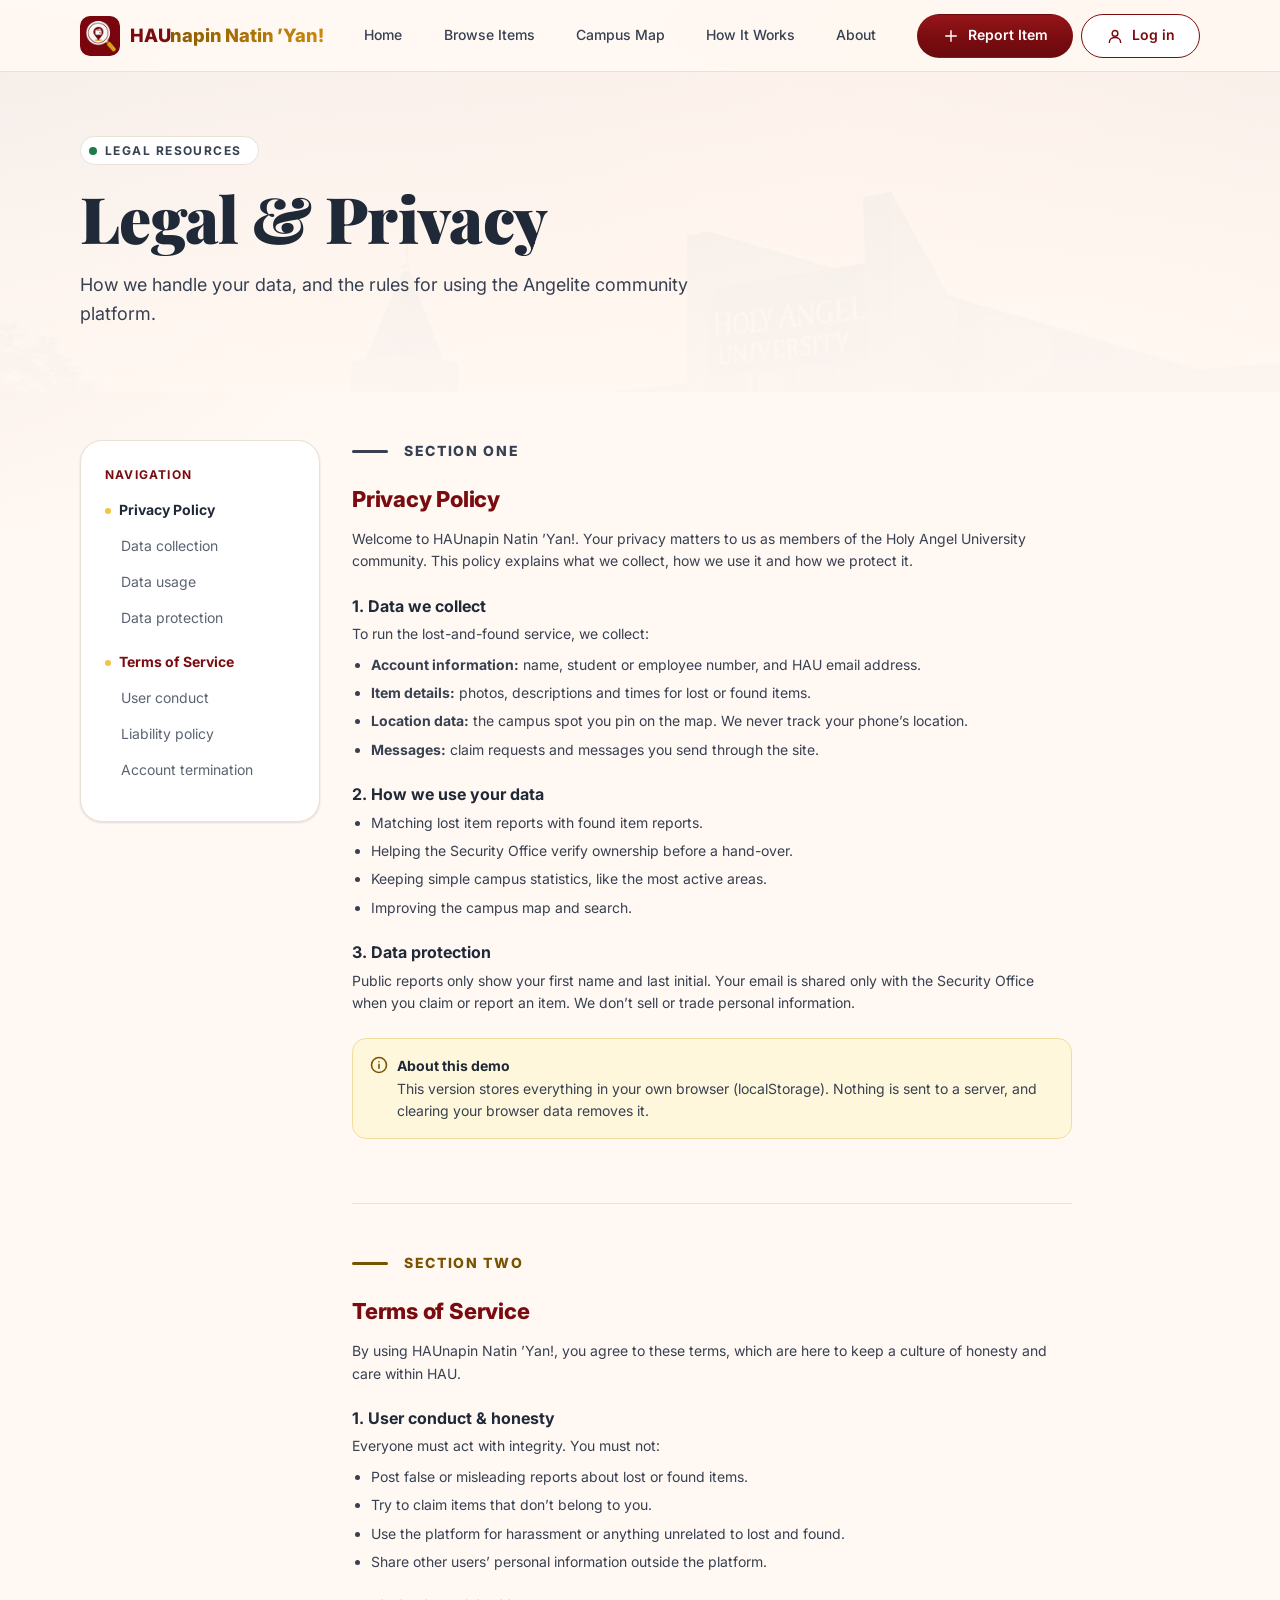
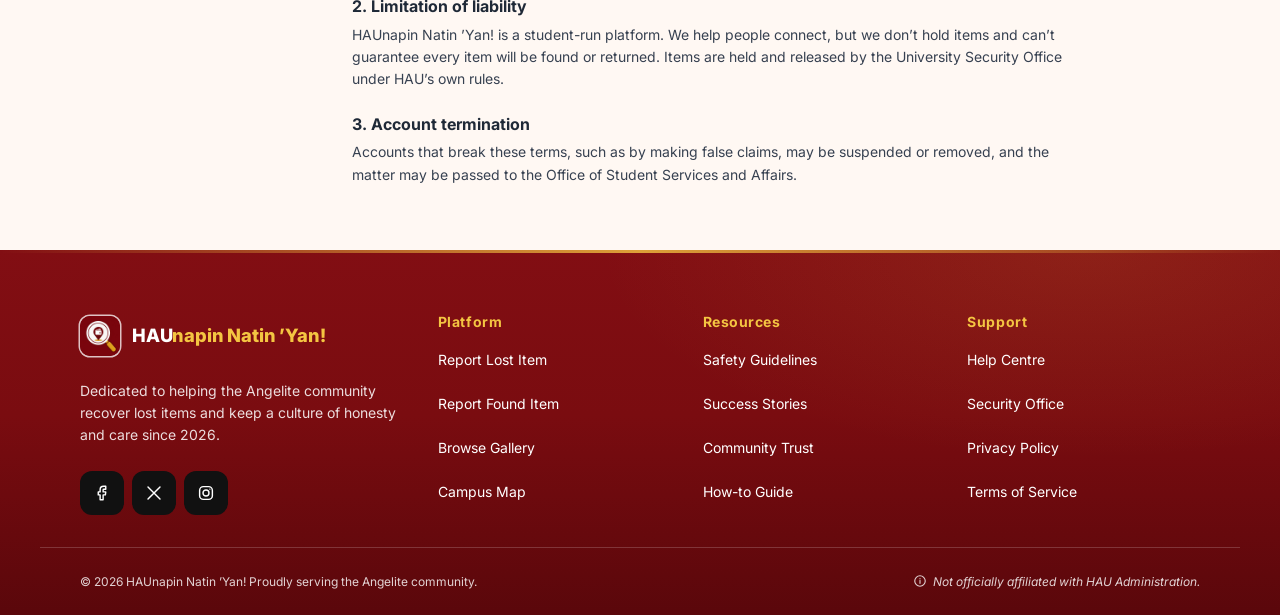
<file: legal.html>
<!DOCTYPE html>
<html lang="en">
<head>
<meta charset="UTF-8">
<meta name="viewport" content="width=device-width, initial-scale=1, viewport-fit=cover">
<title>Legal & Privacy | HAUnapin Natin ’Yan!</title>
<meta name="description" content="Privacy policy and terms of service for the HAU campus lost and found.">
<meta name="theme-color" content="#7A0C10">
<link rel="icon" href="images/favicon.svg" type="image/svg+xml">
<link rel="apple-touch-icon" href="images/apple-touch-icon.png">
<link rel="preconnect" href="https://fonts.googleapis.com">
<link rel="preconnect" href="https://fonts.gstatic.com" crossorigin>
<link href="https://fonts.googleapis.com/css2?family=Inter:wght@400;500;600;700;800;900&family=Playfair+Display:ital,wght@0,700;0,800;0,900;1,700;1,800;1,900&display=swap" rel="stylesheet">
<link rel="stylesheet" href="css/styles.css?v=20261010u">
</head>
<body data-page="legal">

<a class="skip-link" href="#main">Skip to content</a>
<header class="site-header">
  <div class="container header-inner">
    <a class="brand" href="index.html" aria-label="HAUnapin Natin ’Yan! home"><img class="brand-mark" src="images/logo-mark.png" alt="" width="40" height="40"><span class="brand-name ">HAU<span>napin Natin ’Yan!</span></span></a>
    <nav class="main-nav" aria-label="Primary">
      <ul class="nav-list list-reset" role="list">
          <li><a class="nav-link" href="index.html" data-nav="home">Home</a></li>
          <li><a class="nav-link" href="browse.html" data-nav="browse">Browse Items</a></li>
          <li><a class="nav-link" href="map.html" data-nav="map">Campus Map</a></li>
          <li><a class="nav-link" href="how.html" data-nav="how">How It Works</a></li>
          <li><a class="nav-link" href="about.html" data-nav="about">About</a></li>
      </ul>
    </nav>
    <div class="header-actions">
      <a class="btn btn-primary header-cta" href="report.html"><svg class="icon" viewBox="0 0 24 24" fill="none" stroke="currentColor" stroke-width="1.9" stroke-linecap="round" stroke-linejoin="round" aria-hidden="true" focusable="false"><path d="M12 5v14M5 12h14"/></svg>Report Item</a>
      <div id="accountSlot" class="account-slot"></div>
      <button type="button" class="icon-btn menu-btn" id="menuBtn" aria-label="Open menu" aria-expanded="false" aria-controls="drawer"><svg class="icon" viewBox="0 0 24 24" fill="none" stroke="currentColor" stroke-width="1.9" stroke-linecap="round" stroke-linejoin="round" aria-hidden="true" focusable="false"><path d="M4 7h16M4 12h16M4 17h16"/></svg></button>
    </div>
  </div>
</header>
<div class="drawer-backdrop" id="drawerBackdrop" hidden>
  <aside class="drawer" id="drawer" aria-label="Menu" hidden>
    <div class="drawer-head">
      <a class="brand" href="index.html" aria-label="HAUnapin Natin ’Yan! home"><img class="brand-mark" src="images/logo-mark.png" alt="" width="40" height="40"><span class="brand-name ">HAU<span>napin Natin ’Yan!</span></span></a>
      <button type="button" class="icon-btn" data-close-drawer aria-label="Close menu"><svg class="icon" viewBox="0 0 24 24" fill="none" stroke="currentColor" stroke-width="1.9" stroke-linecap="round" stroke-linejoin="round" aria-hidden="true" focusable="false"><path d="M6 6l12 12M18 6 6 18"/></svg></button>
    </div>
    <nav class="drawer-nav" aria-label="Mobile">
      <a href="index.html" data-nav="home">Home</a>
      <a href="browse.html" data-nav="browse">Browse Items</a>
      <a href="map.html" data-nav="map">Campus Map</a>
      <a href="how.html" data-nav="how">How It Works</a>
      <a href="about.html" data-nav="about">About</a>
      <a href="stories.html" data-nav="stories">Success Stories</a>
      <a href="safety.html" data-nav="safety">Safety Guidelines</a>
      <a href="help.html" data-nav="help">Help Centre</a>
    </nav>
    <div class="drawer-account" id="drawerAccount"></div>
    <div class="drawer-foot">
      <a class="btn btn-primary btn-lg" href="report.html?type=lost"><svg class="icon" viewBox="0 0 24 24" fill="none" stroke="currentColor" stroke-width="1.9" stroke-linecap="round" stroke-linejoin="round" aria-hidden="true" focusable="false"><circle cx="11" cy="11" r="7"/><path d="m20 20-3.6-3.6"/></svg>I Lost Something</a>
      <a class="btn btn-gold btn-lg" href="report.html?type=found"><svg class="icon" viewBox="0 0 24 24" fill="none" stroke="currentColor" stroke-width="1.9" stroke-linecap="round" stroke-linejoin="round" aria-hidden="true" focusable="false"><path d="M7 11V6.5a1.5 1.5 0 0 1 3 0V11M10 10.5V5a1.5 1.5 0 0 1 3 0v5.5M13 10.5V6a1.5 1.5 0 0 1 3 0v6M16 11a1.5 1.5 0 0 1 3 0v3a7 7 0 0 1-7 7h-.5a6 6 0 0 1-4.6-2.2L4 15.5a1.5 1.5 0 0 1 2.2-2L7 14.5V11"/></svg>I Found Something</a>
    </div>
  </aside>
</div>
<div class="page">
<main id="main" tabindex="-1">

  <section class="page-banner  is-left" aria-labelledby="pageTitle">
    <div class="hero-bg" aria-hidden="true"><img src="images/campus/hau-sunset.jpg" alt=""></div>
    <div class="container">
      <p class="eyebrow eyebrow-pill"><span class="dot" aria-hidden="true"></span>Legal resources</p>
      <h1 id="pageTitle">Legal &amp; Privacy</h1>
      <p class="banner-lead">How we handle your data, and the rules for using the Angelite community platform.</p>
    </div>
  </section>
  <div class="container legal-layout">
    <nav class="card legal-nav" aria-label="On this page">
      <p class="filter-title">Navigation</p>
      <ul class="list-reset" role="list">
        <li><a href="#privacy" class="lv1">Privacy Policy</a>
          <ul class="list-reset" role="list"><li><a href="#collect">Data collection</a></li><li><a href="#use">Data usage</a></li><li><a href="#protect">Data protection</a></li></ul></li>
        <li><a href="#terms" class="lv1">Terms of Service</a>
          <ul class="list-reset" role="list"><li><a href="#conduct">User conduct</a></li><li><a href="#liability">Liability policy</a></li><li><a href="#termination">Account termination</a></li></ul></li>
      </ul>
    </nav>
    <article class="legal-body">
      <section id="privacy" aria-labelledby="privacyTitle">
        <p class="sec-label">Section one</p>
        <h2 id="privacyTitle">Privacy Policy</h2>
        <p>Welcome to HAUnapin Natin ’Yan!. Your privacy matters to us as members of the Holy Angel University community. This policy explains what we collect, how we use it and how we protect it.</p>
        <h3 id="collect">1. Data we collect</h3>
        <p>To run the lost-and-found service, we collect:</p>
        <ul>
          <li><b>Account information:</b> name, student or employee number, and HAU email address.</li>
          <li><b>Item details:</b> photos, descriptions and times for lost or found items.</li>
          <li><b>Location data:</b> the campus spot you pin on the map. We never track your phone’s location.</li>
          <li><b>Messages:</b> claim requests and messages you send through the site.</li>
        </ul>
        <h3 id="use">2. How we use your data</h3>
        <ul>
          <li>Matching lost item reports with found item reports.</li>
          <li>Helping the Security Office verify ownership before a hand-over.</li>
          <li>Keeping simple campus statistics, like the most active areas.</li>
          <li>Improving the campus map and search.</li>
        </ul>
        <h3 id="protect">3. Data protection</h3>
        <p>Public reports only show your first name and last initial. Your email is shared only with the Security Office when you claim or report an item. We don’t sell or trade personal information.</p>
        <p class="note"><svg class="icon" viewBox="0 0 24 24" fill="none" stroke="currentColor" stroke-width="1.9" stroke-linecap="round" stroke-linejoin="round" aria-hidden="true" focusable="false"><circle cx="12" cy="12" r="9"/><path d="M12 11v5M12 8v.01"/></svg><span><strong>About this demo</strong>This version stores everything in your own browser (localStorage). Nothing is sent to a server, and clearing your browser data removes it.</span></p>
      </section>
      <section id="terms" aria-labelledby="termsTitle">
        <p class="sec-label is-gold">Section two</p>
        <h2 id="termsTitle">Terms of Service</h2>
        <p>By using HAUnapin Natin ’Yan!, you agree to these terms, which are here to keep a culture of honesty and care within HAU.</p>
        <h3 id="conduct">1. User conduct &amp; honesty</h3>
        <p>Everyone must act with integrity. You must not:</p>
        <ul>
          <li>Post false or misleading reports about lost or found items.</li>
          <li>Try to claim items that don’t belong to you.</li>
          <li>Use the platform for harassment or anything unrelated to lost and found.</li>
          <li>Share other users’ personal information outside the platform.</li>
        </ul>
        <h3 id="liability">2. Limitation of liability</h3>
        <p>HAUnapin Natin ’Yan! is a student-run platform. We help people connect, but we don’t hold items and can’t guarantee every item will be found or returned. Items are held and released by the University Security Office under HAU’s own rules.</p>
        <h3 id="termination">3. Account termination</h3>
        <p>Accounts that break these terms, such as by making false claims, may be suspended or removed, and the matter may be passed to the Office of Student Services and Affairs.</p>
      </section>
    </article>
  </div>
</main>
</div>

<footer class="site-footer">
  <div class="container footer-top">
    <div class="footer-brand">
      <a class="brand brand-footer" href="index.html" aria-label="HAUnapin Natin ’Yan! home"><img class="brand-mark footer-logo" src="images/logo-mark.png" alt="" width="40" height="40"><span class="brand-name">HAU<span>napin Natin ’Yan!</span></span></a>
      <p>Dedicated to helping the Angelite community recover lost items and keep a culture of honesty and care since 2026.</p>
      <div class="socials">
        <a href="https://www.facebook.com/holyangel1933" target="_blank" rel="noopener" aria-label="Holy Angel University on Facebook (opens in a new tab)"><svg class="icon" viewBox="0 0 24 24" fill="none" stroke="currentColor" stroke-width="1.9" stroke-linecap="round" stroke-linejoin="round" aria-hidden="true" focusable="false"><path d="M14 3h3v4h-2.5a1 1 0 0 0-1 1v2.5H17l-.5 4h-3V21h-4v-6.5H7v-4h2.5V7.5A4.5 4.5 0 0 1 14 3Z"/></svg></a>
        <a href="https://twitter.com/holyangel1933" target="_blank" rel="noopener" aria-label="Holy Angel University on X (opens in a new tab)"><svg class="icon" viewBox="0 0 24 24" fill="none" stroke="currentColor" stroke-width="1.9" stroke-linecap="round" stroke-linejoin="round" aria-hidden="true" focusable="false"><path d="M4 4l16 16M20 4 4 20"/></svg></a>
        <a href="https://www.instagram.com/holyangel1933/" target="_blank" rel="noopener" aria-label="Holy Angel University on Instagram (opens in a new tab)"><svg class="icon" viewBox="0 0 24 24" fill="none" stroke="currentColor" stroke-width="1.9" stroke-linecap="round" stroke-linejoin="round" aria-hidden="true" focusable="false"><rect x="3.5" y="3.5" width="17" height="17" rx="5"/><circle cx="12" cy="12" r="4"/><path d="M17.2 6.8v.01"/></svg></a>
      </div>
    </div>
    <nav class="footer-col" aria-labelledby="fPlatform">
      <h2 id="fPlatform">Platform</h2>
      <a href="report.html?type=lost">Report Lost Item</a>
      <a href="report.html?type=found">Report Found Item</a>
      <a href="browse.html">Browse Gallery</a>
      <a href="map.html">Campus Map</a>
    </nav>
    <nav class="footer-col" aria-labelledby="fResources">
      <h2 id="fResources">Resources</h2>
      <a href="safety.html">Safety Guidelines</a>
      <a href="stories.html">Success Stories</a>
      <a href="about.html#mission">Community Trust</a>
      <a href="how.html">How-to Guide</a>
    </nav>
    <nav class="footer-col" aria-labelledby="fSupport">
      <h2 id="fSupport">Support</h2>
      <a href="help.html">Help Centre</a>
      <a href="help.html#contact">Security Office</a>
      <a href="legal.html#privacy">Privacy Policy</a>
      <a href="legal.html#terms">Terms of Service</a>
    </nav>
  </div>
  <div class="container footer-bottom">
    <p>&copy; <span id="year">2026</span> HAUnapin Natin ’Yan! Proudly serving the Angelite community.</p>
    <p class="footer-note"><svg class="icon" viewBox="0 0 24 24" fill="none" stroke="currentColor" stroke-width="1.9" stroke-linecap="round" stroke-linejoin="round" aria-hidden="true" focusable="false"><circle cx="12" cy="12" r="9"/><path d="M12 11v5M12 8v.01"/></svg>Not officially affiliated with HAU Administration.</p>
  </div>
</footer>
<script src="js/sync.js?v=20261010u"></script>
<script src="js/icons.js?v=20261010u"></script>
<script src="js/data.js?v=20261010u"></script>
<script src="js/store.js?v=20261010u"></script>
<script src="js/auth.js?v=20261010u"></script>
<script src="js/ui.js?v=20261010u"></script>
<script src="js/pages/content.js?v=20261010u"></script>
</body>
</html>
</file>
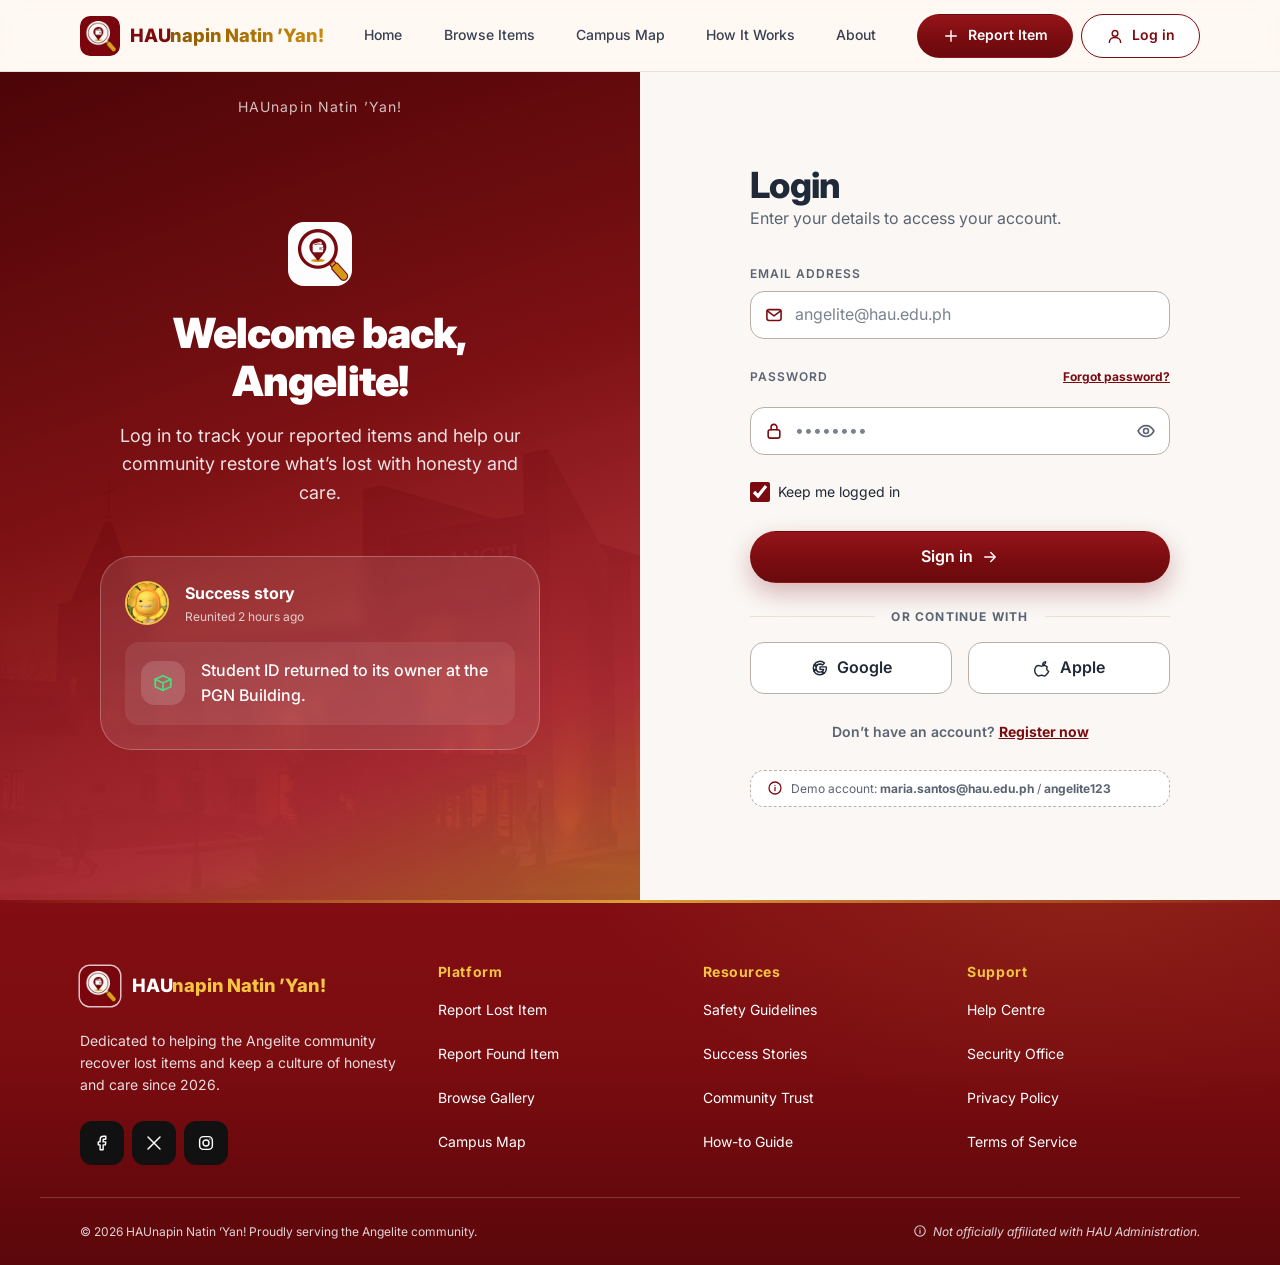
<file: login.html>
<!DOCTYPE html>
<html lang="en">
<head>
<meta charset="UTF-8">
<meta name="viewport" content="width=device-width, initial-scale=1, viewport-fit=cover">
<title>Log in | HAUnapin Natin ’Yan!</title>
<meta name="description" content="Log in to track your lost and found reports.">
<meta name="theme-color" content="#7A0C10">
<link rel="icon" href="images/favicon.svg" type="image/svg+xml">
<link rel="apple-touch-icon" href="images/apple-touch-icon.png">
<link rel="preconnect" href="https://fonts.googleapis.com">
<link rel="preconnect" href="https://fonts.gstatic.com" crossorigin>
<link href="https://fonts.googleapis.com/css2?family=Inter:wght@400;500;600;700;800;900&family=Playfair+Display:ital,wght@0,700;0,800;0,900;1,700;1,800;1,900&display=swap" rel="stylesheet">
<link rel="stylesheet" href="css/styles.css?v=20261010u">
</head>
<body data-page="login" class="auth-body">

<a class="skip-link" href="#main">Skip to content</a>
<header class="site-header">
  <div class="container header-inner">
    <a class="brand" href="index.html" aria-label="HAUnapin Natin ’Yan! home"><img class="brand-mark" src="images/logo-mark.png" alt="" width="40" height="40"><span class="brand-name ">HAU<span>napin Natin ’Yan!</span></span></a>
    <nav class="main-nav" aria-label="Primary">
      <ul class="nav-list list-reset" role="list">
          <li><a class="nav-link" href="index.html" data-nav="home">Home</a></li>
          <li><a class="nav-link" href="browse.html" data-nav="browse">Browse Items</a></li>
          <li><a class="nav-link" href="map.html" data-nav="map">Campus Map</a></li>
          <li><a class="nav-link" href="how.html" data-nav="how">How It Works</a></li>
          <li><a class="nav-link" href="about.html" data-nav="about">About</a></li>
      </ul>
    </nav>
    <div class="header-actions">
      <a class="btn btn-primary header-cta" href="report.html"><svg class="icon" viewBox="0 0 24 24" fill="none" stroke="currentColor" stroke-width="1.9" stroke-linecap="round" stroke-linejoin="round" aria-hidden="true" focusable="false"><path d="M12 5v14M5 12h14"/></svg>Report Item</a>
      <div id="accountSlot" class="account-slot"></div>
      <button type="button" class="icon-btn menu-btn" id="menuBtn" aria-label="Open menu" aria-expanded="false" aria-controls="drawer"><svg class="icon" viewBox="0 0 24 24" fill="none" stroke="currentColor" stroke-width="1.9" stroke-linecap="round" stroke-linejoin="round" aria-hidden="true" focusable="false"><path d="M4 7h16M4 12h16M4 17h16"/></svg></button>
    </div>
  </div>
</header>
<div class="drawer-backdrop" id="drawerBackdrop" hidden>
  <aside class="drawer" id="drawer" aria-label="Menu" hidden>
    <div class="drawer-head">
      <a class="brand" href="index.html" aria-label="HAUnapin Natin ’Yan! home"><img class="brand-mark" src="images/logo-mark.png" alt="" width="40" height="40"><span class="brand-name ">HAU<span>napin Natin ’Yan!</span></span></a>
      <button type="button" class="icon-btn" data-close-drawer aria-label="Close menu"><svg class="icon" viewBox="0 0 24 24" fill="none" stroke="currentColor" stroke-width="1.9" stroke-linecap="round" stroke-linejoin="round" aria-hidden="true" focusable="false"><path d="M6 6l12 12M18 6 6 18"/></svg></button>
    </div>
    <nav class="drawer-nav" aria-label="Mobile">
      <a href="index.html" data-nav="home">Home</a>
      <a href="browse.html" data-nav="browse">Browse Items</a>
      <a href="map.html" data-nav="map">Campus Map</a>
      <a href="how.html" data-nav="how">How It Works</a>
      <a href="about.html" data-nav="about">About</a>
      <a href="stories.html" data-nav="stories">Success Stories</a>
      <a href="safety.html" data-nav="safety">Safety Guidelines</a>
      <a href="help.html" data-nav="help">Help Centre</a>
    </nav>
    <div class="drawer-account" id="drawerAccount"></div>
    <div class="drawer-foot">
      <a class="btn btn-primary btn-lg" href="report.html?type=lost"><svg class="icon" viewBox="0 0 24 24" fill="none" stroke="currentColor" stroke-width="1.9" stroke-linecap="round" stroke-linejoin="round" aria-hidden="true" focusable="false"><circle cx="11" cy="11" r="7"/><path d="m20 20-3.6-3.6"/></svg>I Lost Something</a>
      <a class="btn btn-gold btn-lg" href="report.html?type=found"><svg class="icon" viewBox="0 0 24 24" fill="none" stroke="currentColor" stroke-width="1.9" stroke-linecap="round" stroke-linejoin="round" aria-hidden="true" focusable="false"><path d="M7 11V6.5a1.5 1.5 0 0 1 3 0V11M10 10.5V5a1.5 1.5 0 0 1 3 0v5.5M13 10.5V6a1.5 1.5 0 0 1 3 0v6M16 11a1.5 1.5 0 0 1 3 0v3a7 7 0 0 1-7 7h-.5a6 6 0 0 1-4.6-2.2L4 15.5a1.5 1.5 0 0 1 2.2-2L7 14.5V11"/></svg>I Found Something</a>
    </div>
  </aside>
</div>
<div class="page">
<main id="main" tabindex="-1">

  <div class="auth">
    <section class="auth-side" aria-hidden="true">
      <div class="auth-bg"><img src="images/campus/hau-sunset.jpg" alt=""></div>
      <p class="auth-kicker">HAUnapin Natin ’Yan!</p>
      <div class="auth-side-inner">
        <img class="auth-logo" src="images/logo.png" alt="">
        <p class="auth-side-title">Welcome back, Angelite!</p>
        <p class="auth-side-lead">Log in to track your reported items and help our community restore what’s lost with honesty and care.</p>
        <div class="auth-story">
          <div class="auth-story-head"><img src="images/people/mascot.jpg" alt=""><span><b>Success story</b><small>Reunited 2 hours ago</small></span></div>
          <p><span class="tile is-green"><svg class="icon" viewBox="0 0 24 24" fill="none" stroke="currentColor" stroke-width="1.9" stroke-linecap="round" stroke-linejoin="round" aria-hidden="true" focusable="false"><path d="M3.5 8 12 4l8.5 4v8L12 20l-8.5-4V8Z"/><path d="M3.5 8 12 12l8.5-4M12 12v8"/></svg></span>Student ID returned to its owner at the PGN Building.</p>
        </div>
      </div>
    </section>
    <section class="auth-main">
      <div class="auth-form-wrap">
        <h1>Login</h1>
        <p class="muted">Enter your details to access your account.</p>
        <form id="loginForm" class="auth-form" novalidate>
        <p class="form-alert" id="loginAlert" role="alert" hidden></p>
        <div class="field"><div class="label-row"><label class="label" for="lEmail">Email address</label></div>
          <div class="input-icon"><svg class="icon" viewBox="0 0 24 24" fill="none" stroke="currentColor" stroke-width="1.9" stroke-linecap="round" stroke-linejoin="round" aria-hidden="true" focusable="false"><rect x="3.5" y="5.5" width="17" height="13" rx="2.5"/><path d="m4 7 8 6 8-6"/></svg><input class="input" id="lEmail" type="email" placeholder="angelite@hau.edu.ph" autocomplete="email" aria-describedby="lEmailErr" inputmode="email"></div>
          <p class="error" id="lEmailErr"></p></div>
        <div class="field"><div class="label-row"><label class="label" for="lPass">Password</label><a class="small-link" href="forgot.html">Forgot password?</a></div>
          <div class="input-icon pw-wrap"><svg class="icon" viewBox="0 0 24 24" fill="none" stroke="currentColor" stroke-width="1.9" stroke-linecap="round" stroke-linejoin="round" aria-hidden="true" focusable="false"><rect x="5" y="10.5" width="14" height="10" rx="2.5"/><path d="M8.5 10.5V7.5a3.5 3.5 0 0 1 7 0v3"/></svg><input class="input" id="lPass" type="password" placeholder="••••••••" autocomplete="current-password" aria-describedby="lPassErr">
          <button type="button" class="pw-toggle" data-pw="lPass" aria-label="Show password" aria-pressed="false"><svg class="icon" viewBox="0 0 24 24" fill="none" stroke="currentColor" stroke-width="1.9" stroke-linecap="round" stroke-linejoin="round" aria-hidden="true" focusable="false"><path d="M2.5 12S6 5.5 12 5.5 21.5 12 21.5 12 18 18.5 12 18.5 2.5 12 2.5 12Z"/><circle cx="12" cy="12" r="3"/></svg></button></div>
          <p class="error" id="lPassErr"></p></div>
        <label class="check"><input type="checkbox" id="lRemember" checked> Keep me logged in</label>
        <button class="btn btn-primary btn-lg btn-block" type="submit">Sign in<svg class="icon" viewBox="0 0 24 24" fill="none" stroke="currentColor" stroke-width="1.9" stroke-linecap="round" stroke-linejoin="round" aria-hidden="true" focusable="false"><path d="M5 12h14M13 6l6 6-6 6"/></svg></button>
        <div class="divider"><span>Or continue with</span></div>
        <div class="social-row">
          <button type="button" class="btn btn-outline btn-lg" data-social="Google"><svg class="icon" viewBox="0 0 24 24" fill="none" stroke="currentColor" stroke-width="1.9" stroke-linecap="round" stroke-linejoin="round" aria-hidden="true" focusable="false"><path d="M20.5 12.2c0-.6 0-1.1-.2-1.7H12v3.3h4.8a4.1 4.1 0 0 1-1.8 2.7v2.2h2.9c1.7-1.6 2.6-3.9 2.6-6.5Z"/><path d="M12 21c2.4 0 4.4-.8 5.9-2.2l-2.9-2.2c-.8.5-1.8.9-3 .9a5.3 5.3 0 0 1-5-3.6H4v2.3A9 9 0 0 0 12 21Z"/><path d="M7 13.9a5.3 5.3 0 0 1 0-3.6V8H4a9 9 0 0 0 0 8.2l3-2.3Z"/><path d="M12 6.6c1.3 0 2.5.5 3.4 1.3L18 5.4A9 9 0 0 0 4 8l3 2.3a5.3 5.3 0 0 1 5-3.7Z"/></svg>Google</button>
          <button type="button" class="btn btn-outline btn-lg" data-social="Apple"><svg class="icon" viewBox="0 0 24 24" fill="none" stroke="currentColor" stroke-width="1.9" stroke-linecap="round" stroke-linejoin="round" aria-hidden="true" focusable="false"><path d="M15.5 3.5c-1 .1-2.2.8-2.9 1.6-.6.7-1.1 1.8-.9 2.9 1.1 0 2.2-.7 2.8-1.5.7-.8 1.1-1.9 1-3Z"/><path d="M19.5 16.5c-.5 1.2-.8 1.7-1.5 2.8-1 1.5-2.3 3.3-4 3.3-1.5 0-1.9-1-3.9-1s-2.5 1-4 1c-1.7 0-2.9-1.6-3.9-3.1C-.5 15.4 1.7 8.6 6 8.6c1.6 0 2.6 1 3.9 1s2.1-1 3.9-1c1.4 0 2.8.7 3.8 2a4.4 4.4 0 0 0 1.9 5.9Z"/></svg>Apple</button>
        </div>
        <p class="auth-switch">Don’t have an account? <a href="signup.html">Register now</a></p>
        <p class="demo-hint"><svg class="icon" viewBox="0 0 24 24" fill="none" stroke="currentColor" stroke-width="1.9" stroke-linecap="round" stroke-linejoin="round" aria-hidden="true" focusable="false"><circle cx="12" cy="12" r="9"/><path d="M12 11v5M12 8v.01"/></svg><span>Demo account: <b>maria.santos@hau.edu.ph</b> / <b>angelite123</b></span></p>
      </form>
      </div>
    </section>
  </div>
</main>
</div>

<footer class="site-footer">
  <div class="container footer-top">
    <div class="footer-brand">
      <a class="brand brand-footer" href="index.html" aria-label="HAUnapin Natin ’Yan! home"><img class="brand-mark footer-logo" src="images/logo-mark.png" alt="" width="40" height="40"><span class="brand-name">HAU<span>napin Natin ’Yan!</span></span></a>
      <p>Dedicated to helping the Angelite community recover lost items and keep a culture of honesty and care since 2026.</p>
      <div class="socials">
        <a href="https://www.facebook.com/holyangel1933" target="_blank" rel="noopener" aria-label="Holy Angel University on Facebook (opens in a new tab)"><svg class="icon" viewBox="0 0 24 24" fill="none" stroke="currentColor" stroke-width="1.9" stroke-linecap="round" stroke-linejoin="round" aria-hidden="true" focusable="false"><path d="M14 3h3v4h-2.5a1 1 0 0 0-1 1v2.5H17l-.5 4h-3V21h-4v-6.5H7v-4h2.5V7.5A4.5 4.5 0 0 1 14 3Z"/></svg></a>
        <a href="https://twitter.com/holyangel1933" target="_blank" rel="noopener" aria-label="Holy Angel University on X (opens in a new tab)"><svg class="icon" viewBox="0 0 24 24" fill="none" stroke="currentColor" stroke-width="1.9" stroke-linecap="round" stroke-linejoin="round" aria-hidden="true" focusable="false"><path d="M4 4l16 16M20 4 4 20"/></svg></a>
        <a href="https://www.instagram.com/holyangel1933/" target="_blank" rel="noopener" aria-label="Holy Angel University on Instagram (opens in a new tab)"><svg class="icon" viewBox="0 0 24 24" fill="none" stroke="currentColor" stroke-width="1.9" stroke-linecap="round" stroke-linejoin="round" aria-hidden="true" focusable="false"><rect x="3.5" y="3.5" width="17" height="17" rx="5"/><circle cx="12" cy="12" r="4"/><path d="M17.2 6.8v.01"/></svg></a>
      </div>
    </div>
    <nav class="footer-col" aria-labelledby="fPlatform">
      <h2 id="fPlatform">Platform</h2>
      <a href="report.html?type=lost">Report Lost Item</a>
      <a href="report.html?type=found">Report Found Item</a>
      <a href="browse.html">Browse Gallery</a>
      <a href="map.html">Campus Map</a>
    </nav>
    <nav class="footer-col" aria-labelledby="fResources">
      <h2 id="fResources">Resources</h2>
      <a href="safety.html">Safety Guidelines</a>
      <a href="stories.html">Success Stories</a>
      <a href="about.html#mission">Community Trust</a>
      <a href="how.html">How-to Guide</a>
    </nav>
    <nav class="footer-col" aria-labelledby="fSupport">
      <h2 id="fSupport">Support</h2>
      <a href="help.html">Help Centre</a>
      <a href="help.html#contact">Security Office</a>
      <a href="legal.html#privacy">Privacy Policy</a>
      <a href="legal.html#terms">Terms of Service</a>
    </nav>
  </div>
  <div class="container footer-bottom">
    <p>&copy; <span id="year">2026</span> HAUnapin Natin ’Yan! Proudly serving the Angelite community.</p>
    <p class="footer-note"><svg class="icon" viewBox="0 0 24 24" fill="none" stroke="currentColor" stroke-width="1.9" stroke-linecap="round" stroke-linejoin="round" aria-hidden="true" focusable="false"><circle cx="12" cy="12" r="9"/><path d="M12 11v5M12 8v.01"/></svg>Not officially affiliated with HAU Administration.</p>
  </div>
</footer>
<script src="js/sync.js?v=20261010u"></script>
<script src="js/icons.js?v=20261010u"></script>
<script src="js/data.js?v=20261010u"></script>
<script src="js/store.js?v=20261010u"></script>
<script src="js/auth.js?v=20261010u"></script>
<script src="js/ui.js?v=20261010u"></script>
<script src="js/pages/auth-pages.js?v=20261010u"></script>
</body>
</html>
</file>
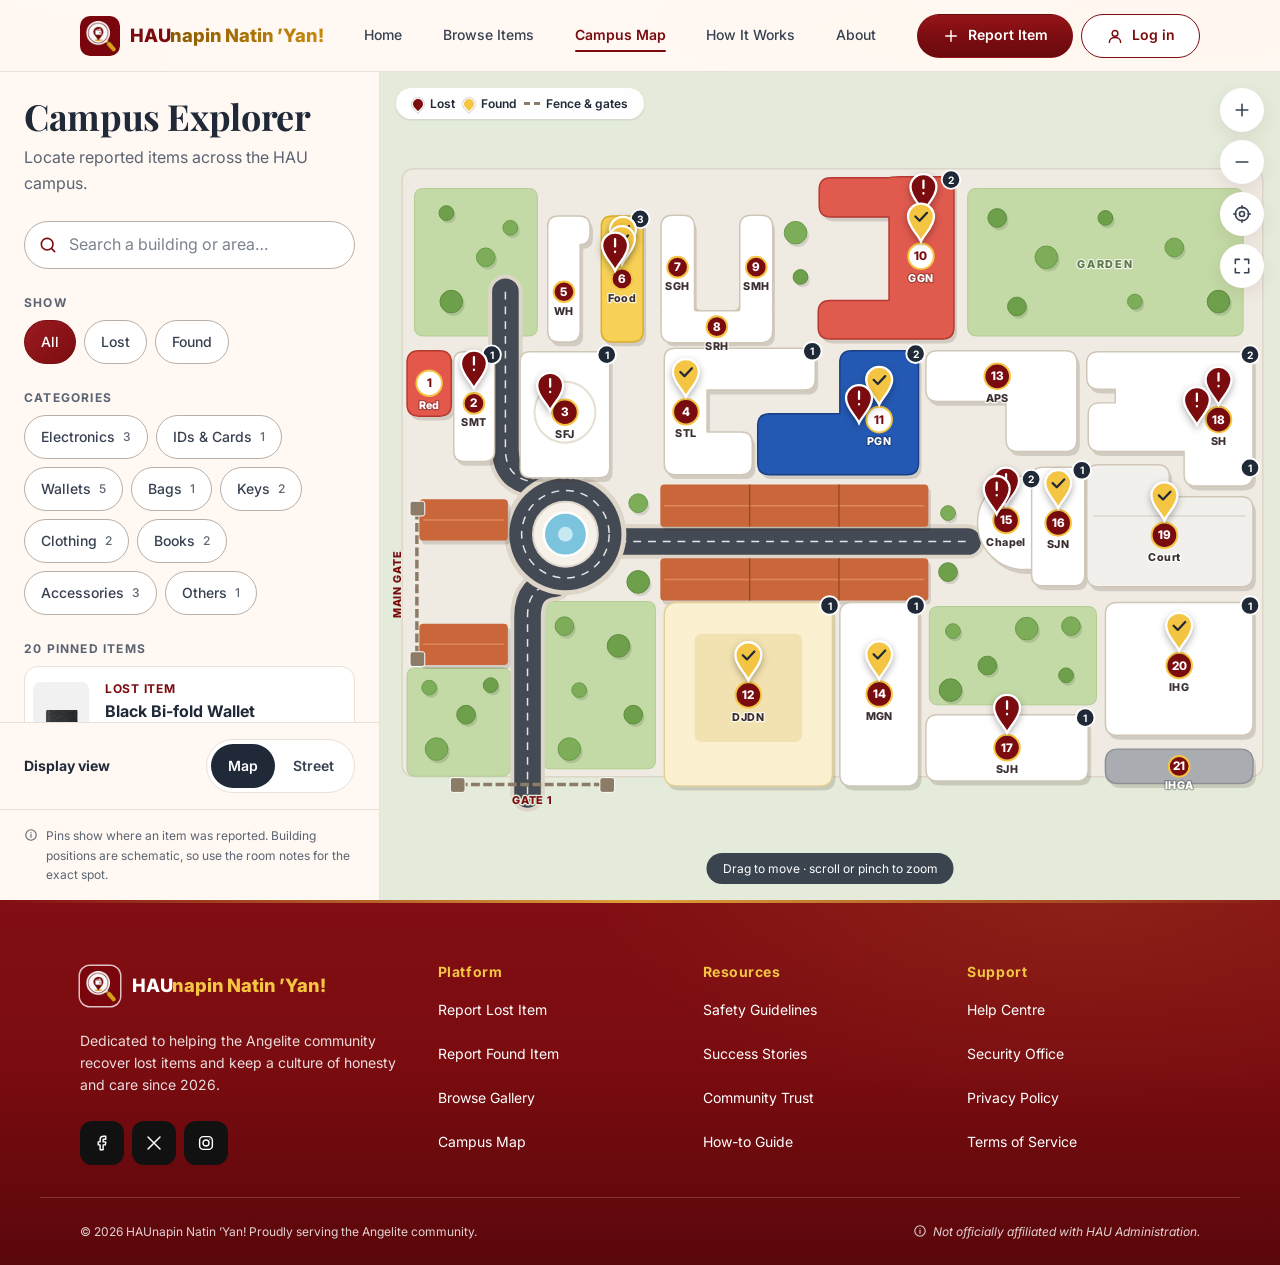
<file: map.html>
<!DOCTYPE html>
<html lang="en">
<head>
<meta charset="UTF-8">
<meta name="viewport" content="width=device-width, initial-scale=1, viewport-fit=cover">
<title>Campus Map | HAUnapin Natin ’Yan!</title>
<meta name="description" content="Interactive Holy Angel University campus map of lost and found reports.">
<meta name="theme-color" content="#7A0C10">
<link rel="icon" href="images/favicon.svg" type="image/svg+xml">
<link rel="apple-touch-icon" href="images/apple-touch-icon.png">
<link rel="preconnect" href="https://fonts.googleapis.com">
<link rel="preconnect" href="https://fonts.gstatic.com" crossorigin>
<link href="https://fonts.googleapis.com/css2?family=Inter:wght@400;500;600;700;800;900&family=Playfair+Display:ital,wght@0,700;0,800;0,900;1,700;1,800;1,900&display=swap" rel="stylesheet">
<link rel="stylesheet" href="css/styles.css?v=20261010u">
</head>
<body data-page="map">

<a class="skip-link" href="#main">Skip to content</a>
<header class="site-header">
  <div class="container header-inner">
    <a class="brand" href="index.html" aria-label="HAUnapin Natin ’Yan! home"><img class="brand-mark" src="images/logo-mark.png" alt="" width="40" height="40"><span class="brand-name ">HAU<span>napin Natin ’Yan!</span></span></a>
    <nav class="main-nav" aria-label="Primary">
      <ul class="nav-list list-reset" role="list">
          <li><a class="nav-link" href="index.html" data-nav="home">Home</a></li>
          <li><a class="nav-link" href="browse.html" data-nav="browse">Browse Items</a></li>
          <li><a class="nav-link" href="map.html" data-nav="map">Campus Map</a></li>
          <li><a class="nav-link" href="how.html" data-nav="how">How It Works</a></li>
          <li><a class="nav-link" href="about.html" data-nav="about">About</a></li>
      </ul>
    </nav>
    <div class="header-actions">
      <a class="btn btn-primary header-cta" href="report.html"><svg class="icon" viewBox="0 0 24 24" fill="none" stroke="currentColor" stroke-width="1.9" stroke-linecap="round" stroke-linejoin="round" aria-hidden="true" focusable="false"><path d="M12 5v14M5 12h14"/></svg>Report Item</a>
      <div id="accountSlot" class="account-slot"></div>
      <button type="button" class="icon-btn menu-btn" id="menuBtn" aria-label="Open menu" aria-expanded="false" aria-controls="drawer"><svg class="icon" viewBox="0 0 24 24" fill="none" stroke="currentColor" stroke-width="1.9" stroke-linecap="round" stroke-linejoin="round" aria-hidden="true" focusable="false"><path d="M4 7h16M4 12h16M4 17h16"/></svg></button>
    </div>
  </div>
</header>
<div class="drawer-backdrop" id="drawerBackdrop" hidden>
  <aside class="drawer" id="drawer" aria-label="Menu" hidden>
    <div class="drawer-head">
      <a class="brand" href="index.html" aria-label="HAUnapin Natin ’Yan! home"><img class="brand-mark" src="images/logo-mark.png" alt="" width="40" height="40"><span class="brand-name ">HAU<span>napin Natin ’Yan!</span></span></a>
      <button type="button" class="icon-btn" data-close-drawer aria-label="Close menu"><svg class="icon" viewBox="0 0 24 24" fill="none" stroke="currentColor" stroke-width="1.9" stroke-linecap="round" stroke-linejoin="round" aria-hidden="true" focusable="false"><path d="M6 6l12 12M18 6 6 18"/></svg></button>
    </div>
    <nav class="drawer-nav" aria-label="Mobile">
      <a href="index.html" data-nav="home">Home</a>
      <a href="browse.html" data-nav="browse">Browse Items</a>
      <a href="map.html" data-nav="map">Campus Map</a>
      <a href="how.html" data-nav="how">How It Works</a>
      <a href="about.html" data-nav="about">About</a>
      <a href="stories.html" data-nav="stories">Success Stories</a>
      <a href="safety.html" data-nav="safety">Safety Guidelines</a>
      <a href="help.html" data-nav="help">Help Centre</a>
    </nav>
    <div class="drawer-account" id="drawerAccount"></div>
    <div class="drawer-foot">
      <a class="btn btn-primary btn-lg" href="report.html?type=lost"><svg class="icon" viewBox="0 0 24 24" fill="none" stroke="currentColor" stroke-width="1.9" stroke-linecap="round" stroke-linejoin="round" aria-hidden="true" focusable="false"><circle cx="11" cy="11" r="7"/><path d="m20 20-3.6-3.6"/></svg>I Lost Something</a>
      <a class="btn btn-gold btn-lg" href="report.html?type=found"><svg class="icon" viewBox="0 0 24 24" fill="none" stroke="currentColor" stroke-width="1.9" stroke-linecap="round" stroke-linejoin="round" aria-hidden="true" focusable="false"><path d="M7 11V6.5a1.5 1.5 0 0 1 3 0V11M10 10.5V5a1.5 1.5 0 0 1 3 0v5.5M13 10.5V6a1.5 1.5 0 0 1 3 0v6M16 11a1.5 1.5 0 0 1 3 0v3a7 7 0 0 1-7 7h-.5a6 6 0 0 1-4.6-2.2L4 15.5a1.5 1.5 0 0 1 2.2-2L7 14.5V11"/></svg>I Found Something</a>
    </div>
  </aside>
</div>
<div class="page">
<main id="main" tabindex="-1">

  <div class="mapview">
    <aside class="map-panel" aria-label="Map filters and items" id="mapPanel">
      <div id="panelHome">
      <div class="panel-scroll" id="panelContent">
        <h1>Campus Explorer</h1>
        <p>Locate reported items across the HAU campus.</p>
        <div class="map-search combo">
          <label class="visually-hidden" for="bldgSearch">Search a building or area</label>
          <div class="input-icon"><svg class="icon" viewBox="0 0 24 24" fill="none" stroke="currentColor" stroke-width="1.9" stroke-linecap="round" stroke-linejoin="round" aria-hidden="true" focusable="false"><circle cx="11" cy="11" r="7"/><path d="m20 20-3.6-3.6"/></svg><input class="input" id="bldgSearch" type="search" placeholder="Search a building or area…" autocomplete="off"
            role="combobox" aria-autocomplete="list" aria-expanded="false" aria-controls="bldgOptions"></div>
          <ul class="combo-list list-reset" id="bldgOptions" role="listbox" aria-label="Buildings" hidden></ul>
        </div>
        <div class="panel-block">
          <p class="filter-title" id="statusChipsLabel">Show</p>
          <div class="cluster" role="group" aria-labelledby="statusChipsLabel" id="statusChips">
            <button type="button" class="chip" data-status="all" aria-pressed="true">All</button>
            <button type="button" class="chip" data-status="lost" aria-pressed="false">Lost</button>
            <button type="button" class="chip" data-status="found" aria-pressed="false">Found</button>
          </div>
        </div>
        <div class="panel-block">
          <p class="filter-title" id="catChipsLabel">Categories</p>
          <div class="cluster" role="group" aria-labelledby="catChipsLabel" id="catChips"></div>
        </div>
        <div class="panel-block">
          <div id="bldgFilter"></div>
          <p class="filter-title" id="listTitle">Pinned items</p>
          <div class="panel-list" id="pinList" aria-labelledby="listTitle"></div>
        </div>
        <div class="panel-block">
          <button type="button" class="btn btn-outline btn-block" id="officialMap"><svg class="icon" viewBox="0 0 24 24" fill="none" stroke="currentColor" stroke-width="1.9" stroke-linecap="round" stroke-linejoin="round" aria-hidden="true" focusable="false"><rect x="3.5" y="4.5" width="17" height="15" rx="2.5"/><circle cx="9" cy="10" r="1.8"/><path d="m20.5 16-5-5-8.5 8.5"/></svg>View HAU’s official campus map</button>
        </div>
      </div>
      </div>
      <div class="panel-view">
        <span id="viewLabel">Display view</span>
        <div class="seg" role="group" aria-labelledby="viewLabel">
          <button type="button" data-view="map" aria-pressed="true">Map</button>
          <button type="button" data-view="street" aria-pressed="false">Street</button>
        </div>
      </div>
      <p class="panel-foot"><svg class="icon" viewBox="0 0 24 24" fill="none" stroke="currentColor" stroke-width="1.9" stroke-linecap="round" stroke-linejoin="round" aria-hidden="true" focusable="false"><circle cx="12" cy="12" r="9"/><path d="M12 11v5M12 8v.01"/></svg><span id="panelFootText">Pins show where an item was reported. Building positions are schematic, so use the room notes for the exact spot.</span></p>
    </aside>
    <section class="map-stage" aria-label="Campus map">
      <div class="map-shell" id="campusMap"></div>
      <div class="street" id="street" hidden></div>
      <div class="view-toggle-mobile seg" role="group" aria-label="Display view">
        <button type="button" data-view="map" aria-pressed="true"><svg class="icon" viewBox="0 0 24 24" fill="none" stroke="currentColor" stroke-width="1.9" stroke-linecap="round" stroke-linejoin="round" aria-hidden="true" focusable="false"><path d="m12 3 9 5-9 5-9-5 9-5Z"/><path d="m3 13 9 5 9-5"/></svg>Map</button>
        <button type="button" data-view="street" aria-pressed="false"><svg class="icon" viewBox="0 0 24 24" fill="none" stroke="currentColor" stroke-width="1.9" stroke-linecap="round" stroke-linejoin="round" aria-hidden="true" focusable="false"><circle cx="12" cy="5" r="2.2"/><path d="M12 7.5v6M9 21l3-7.5 3 7.5M8.5 11h7"/></svg>Street</button>
      </div>
      <div class="mobile-map-bar">
        <button type="button" class="btn btn-dark btn-lg" id="openList" aria-controls="listSheet" aria-expanded="false"><svg class="icon" viewBox="0 0 24 24" fill="none" stroke="currentColor" stroke-width="1.9" stroke-linecap="round" stroke-linejoin="round" aria-hidden="true" focusable="false"><path d="m12 3 9 5-9 5-9-5 9-5Z"/><path d="m3 13 9 5 9-5"/></svg><span id="openListLabel">Items &amp; filters</span></button>
        <a class="btn btn-primary btn-lg" href="report.html"><svg class="icon" viewBox="0 0 24 24" fill="none" stroke="currentColor" stroke-width="1.9" stroke-linecap="round" stroke-linejoin="round" aria-hidden="true" focusable="false"><path d="M12 5v14M5 12h14"/></svg>Report</a>
      </div>
    </section>
  </div>
  <div class="sheet-backdrop" id="listSheetBackdrop" data-mobile-only hidden>
    <section class="sheet" id="listSheet" role="dialog" aria-modal="true" aria-label="Items and filters" data-mobile-only hidden>
      <div class="sheet-grip" aria-hidden="true"></div>
      <div class="sheet-head"><span></span><button type="button" class="icon-btn" data-close-sheet aria-label="Close list"><svg class="icon" viewBox="0 0 24 24" fill="none" stroke="currentColor" stroke-width="1.9" stroke-linecap="round" stroke-linejoin="round" aria-hidden="true" focusable="false"><path d="M6 6l12 12M18 6 6 18"/></svg></button></div>
      <div class="sheet-body" id="listSheetBody"></div>
    </section>
  </div>
</main>
</div>

<footer class="site-footer">
  <div class="container footer-top">
    <div class="footer-brand">
      <a class="brand brand-footer" href="index.html" aria-label="HAUnapin Natin ’Yan! home"><img class="brand-mark footer-logo" src="images/logo-mark.png" alt="" width="40" height="40"><span class="brand-name">HAU<span>napin Natin ’Yan!</span></span></a>
      <p>Dedicated to helping the Angelite community recover lost items and keep a culture of honesty and care since 2026.</p>
      <div class="socials">
        <a href="https://www.facebook.com/holyangel1933" target="_blank" rel="noopener" aria-label="Holy Angel University on Facebook (opens in a new tab)"><svg class="icon" viewBox="0 0 24 24" fill="none" stroke="currentColor" stroke-width="1.9" stroke-linecap="round" stroke-linejoin="round" aria-hidden="true" focusable="false"><path d="M14 3h3v4h-2.5a1 1 0 0 0-1 1v2.5H17l-.5 4h-3V21h-4v-6.5H7v-4h2.5V7.5A4.5 4.5 0 0 1 14 3Z"/></svg></a>
        <a href="https://twitter.com/holyangel1933" target="_blank" rel="noopener" aria-label="Holy Angel University on X (opens in a new tab)"><svg class="icon" viewBox="0 0 24 24" fill="none" stroke="currentColor" stroke-width="1.9" stroke-linecap="round" stroke-linejoin="round" aria-hidden="true" focusable="false"><path d="M4 4l16 16M20 4 4 20"/></svg></a>
        <a href="https://www.instagram.com/holyangel1933/" target="_blank" rel="noopener" aria-label="Holy Angel University on Instagram (opens in a new tab)"><svg class="icon" viewBox="0 0 24 24" fill="none" stroke="currentColor" stroke-width="1.9" stroke-linecap="round" stroke-linejoin="round" aria-hidden="true" focusable="false"><rect x="3.5" y="3.5" width="17" height="17" rx="5"/><circle cx="12" cy="12" r="4"/><path d="M17.2 6.8v.01"/></svg></a>
      </div>
    </div>
    <nav class="footer-col" aria-labelledby="fPlatform">
      <h2 id="fPlatform">Platform</h2>
      <a href="report.html?type=lost">Report Lost Item</a>
      <a href="report.html?type=found">Report Found Item</a>
      <a href="browse.html">Browse Gallery</a>
      <a href="map.html">Campus Map</a>
    </nav>
    <nav class="footer-col" aria-labelledby="fResources">
      <h2 id="fResources">Resources</h2>
      <a href="safety.html">Safety Guidelines</a>
      <a href="stories.html">Success Stories</a>
      <a href="about.html#mission">Community Trust</a>
      <a href="how.html">How-to Guide</a>
    </nav>
    <nav class="footer-col" aria-labelledby="fSupport">
      <h2 id="fSupport">Support</h2>
      <a href="help.html">Help Centre</a>
      <a href="help.html#contact">Security Office</a>
      <a href="legal.html#privacy">Privacy Policy</a>
      <a href="legal.html#terms">Terms of Service</a>
    </nav>
  </div>
  <div class="container footer-bottom">
    <p>&copy; <span id="year">2026</span> HAUnapin Natin ’Yan! Proudly serving the Angelite community.</p>
    <p class="footer-note"><svg class="icon" viewBox="0 0 24 24" fill="none" stroke="currentColor" stroke-width="1.9" stroke-linecap="round" stroke-linejoin="round" aria-hidden="true" focusable="false"><circle cx="12" cy="12" r="9"/><path d="M12 11v5M12 8v.01"/></svg>Not officially affiliated with HAU Administration.</p>
  </div>
</footer>
<script src="js/sync.js?v=20261010u"></script>
<script src="js/icons.js?v=20261010u"></script>
<script src="js/data.js?v=20261010u"></script>
<script src="js/store.js?v=20261010u"></script>
<script src="js/auth.js?v=20261010u"></script>
<script src="js/ui.js?v=20261010u"></script>
<script src="js/map.js?v=20261010u"></script>
<script src="js/pages/mapview.js?v=20261010u"></script>
</body>
</html>
</file>
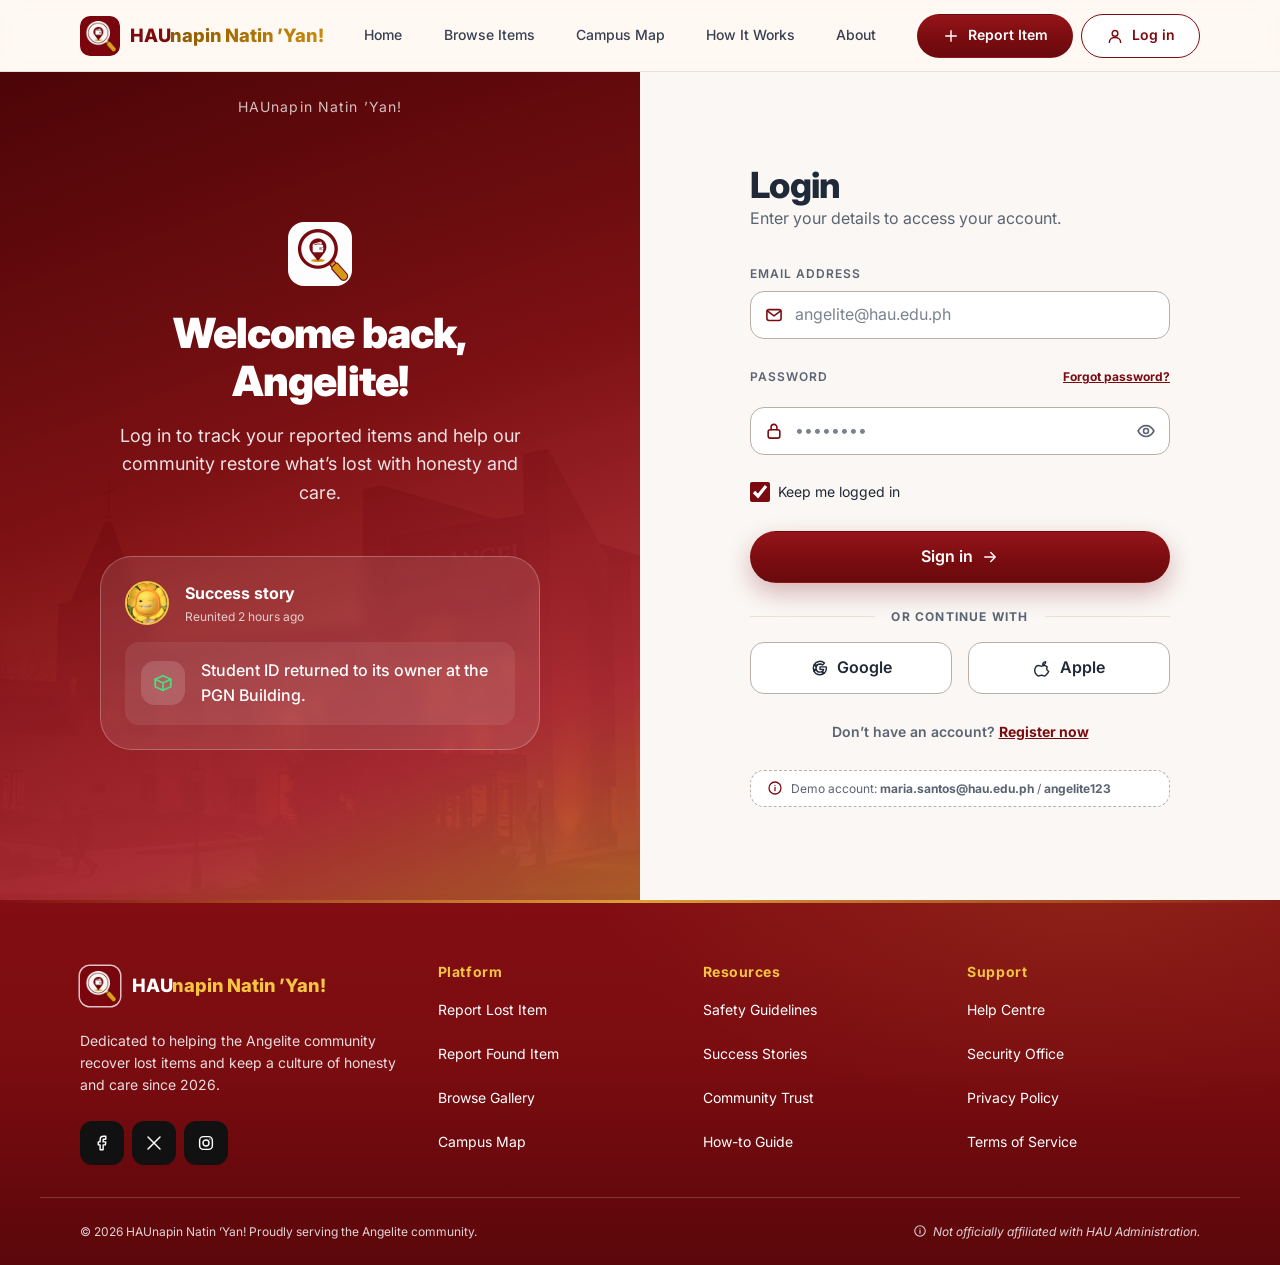
<file: profile.html>
<!DOCTYPE html>
<html lang="en">
<head>
<meta charset="UTF-8">
<meta name="viewport" content="width=device-width, initial-scale=1, viewport-fit=cover">
<title>My Profile | HAUnapin Natin ’Yan!</title>
<meta name="description" content="Your reports, saved items and messages.">
<meta name="theme-color" content="#7A0C10">
<link rel="icon" href="images/favicon.svg" type="image/svg+xml">
<link rel="apple-touch-icon" href="images/apple-touch-icon.png">
<link rel="preconnect" href="https://fonts.googleapis.com">
<link rel="preconnect" href="https://fonts.gstatic.com" crossorigin>
<link href="https://fonts.googleapis.com/css2?family=Inter:wght@400;500;600;700;800;900&family=Playfair+Display:ital,wght@0,700;0,800;0,900;1,700;1,800;1,900&display=swap" rel="stylesheet">
<link rel="stylesheet" href="css/styles.css?v=20261010u">
</head>
<body data-page="profile" data-auth="required">

<a class="skip-link" href="#main">Skip to content</a>
<header class="site-header">
  <div class="container header-inner">
    <a class="brand" href="index.html" aria-label="HAUnapin Natin ’Yan! home"><img class="brand-mark" src="images/logo-mark.png" alt="" width="40" height="40"><span class="brand-name ">HAU<span>napin Natin ’Yan!</span></span></a>
    <nav class="main-nav" aria-label="Primary">
      <ul class="nav-list list-reset" role="list">
          <li><a class="nav-link" href="index.html" data-nav="home">Home</a></li>
          <li><a class="nav-link" href="browse.html" data-nav="browse">Browse Items</a></li>
          <li><a class="nav-link" href="map.html" data-nav="map">Campus Map</a></li>
          <li><a class="nav-link" href="how.html" data-nav="how">How It Works</a></li>
          <li><a class="nav-link" href="about.html" data-nav="about">About</a></li>
      </ul>
    </nav>
    <div class="header-actions">
      <a class="btn btn-primary header-cta" href="report.html"><svg class="icon" viewBox="0 0 24 24" fill="none" stroke="currentColor" stroke-width="1.9" stroke-linecap="round" stroke-linejoin="round" aria-hidden="true" focusable="false"><path d="M12 5v14M5 12h14"/></svg>Report Item</a>
      <div id="accountSlot" class="account-slot"></div>
      <button type="button" class="icon-btn menu-btn" id="menuBtn" aria-label="Open menu" aria-expanded="false" aria-controls="drawer"><svg class="icon" viewBox="0 0 24 24" fill="none" stroke="currentColor" stroke-width="1.9" stroke-linecap="round" stroke-linejoin="round" aria-hidden="true" focusable="false"><path d="M4 7h16M4 12h16M4 17h16"/></svg></button>
    </div>
  </div>
</header>
<div class="drawer-backdrop" id="drawerBackdrop" hidden>
  <aside class="drawer" id="drawer" aria-label="Menu" hidden>
    <div class="drawer-head">
      <a class="brand" href="index.html" aria-label="HAUnapin Natin ’Yan! home"><img class="brand-mark" src="images/logo-mark.png" alt="" width="40" height="40"><span class="brand-name ">HAU<span>napin Natin ’Yan!</span></span></a>
      <button type="button" class="icon-btn" data-close-drawer aria-label="Close menu"><svg class="icon" viewBox="0 0 24 24" fill="none" stroke="currentColor" stroke-width="1.9" stroke-linecap="round" stroke-linejoin="round" aria-hidden="true" focusable="false"><path d="M6 6l12 12M18 6 6 18"/></svg></button>
    </div>
    <nav class="drawer-nav" aria-label="Mobile">
      <a href="index.html" data-nav="home">Home</a>
      <a href="browse.html" data-nav="browse">Browse Items</a>
      <a href="map.html" data-nav="map">Campus Map</a>
      <a href="how.html" data-nav="how">How It Works</a>
      <a href="about.html" data-nav="about">About</a>
      <a href="stories.html" data-nav="stories">Success Stories</a>
      <a href="safety.html" data-nav="safety">Safety Guidelines</a>
      <a href="help.html" data-nav="help">Help Centre</a>
    </nav>
    <div class="drawer-account" id="drawerAccount"></div>
    <div class="drawer-foot">
      <a class="btn btn-primary btn-lg" href="report.html?type=lost"><svg class="icon" viewBox="0 0 24 24" fill="none" stroke="currentColor" stroke-width="1.9" stroke-linecap="round" stroke-linejoin="round" aria-hidden="true" focusable="false"><circle cx="11" cy="11" r="7"/><path d="m20 20-3.6-3.6"/></svg>I Lost Something</a>
      <a class="btn btn-gold btn-lg" href="report.html?type=found"><svg class="icon" viewBox="0 0 24 24" fill="none" stroke="currentColor" stroke-width="1.9" stroke-linecap="round" stroke-linejoin="round" aria-hidden="true" focusable="false"><path d="M7 11V6.5a1.5 1.5 0 0 1 3 0V11M10 10.5V5a1.5 1.5 0 0 1 3 0v5.5M13 10.5V6a1.5 1.5 0 0 1 3 0v6M16 11a1.5 1.5 0 0 1 3 0v3a7 7 0 0 1-7 7h-.5a6 6 0 0 1-4.6-2.2L4 15.5a1.5 1.5 0 0 1 2.2-2L7 14.5V11"/></svg>I Found Something</a>
    </div>
  </aside>
</div>
<div class="page">
<main id="main" tabindex="-1">

  <div class="container profile-layout">
    <aside class="profile-side">
      <section class="card card-pad profile-card" aria-label="Your account" id="profileCard"></section>
      <nav class="card profile-nav" aria-label="Profile sections">
        <a href="#reported" data-tab="reported"><svg class="icon" viewBox="0 0 24 24" fill="none" stroke="currentColor" stroke-width="1.9" stroke-linecap="round" stroke-linejoin="round" aria-hidden="true" focusable="false"><circle cx="11" cy="11" r="7"/><path d="m20 20-3.6-3.6"/></svg>My Reported Items</a>
        <a href="#found" data-tab="found"><svg class="icon" viewBox="0 0 24 24" fill="none" stroke="currentColor" stroke-width="1.9" stroke-linecap="round" stroke-linejoin="round" aria-hidden="true" focusable="false"><path d="M7 11V6.5a1.5 1.5 0 0 1 3 0V11M10 10.5V5a1.5 1.5 0 0 1 3 0v5.5M13 10.5V6a1.5 1.5 0 0 1 3 0v6M16 11a1.5 1.5 0 0 1 3 0v3a7 7 0 0 1-7 7h-.5a6 6 0 0 1-4.6-2.2L4 15.5a1.5 1.5 0 0 1 2.2-2L7 14.5V11"/></svg>My Found Items</a>
        <a href="#saved" data-tab="saved"><svg class="icon" viewBox="0 0 24 24" fill="none" stroke="currentColor" stroke-width="1.9" stroke-linecap="round" stroke-linejoin="round" aria-hidden="true" focusable="false"><path d="M12 20s-7.5-4.6-7.5-10A4.5 4.5 0 0 1 12 7a4.5 4.5 0 0 1 7.5 3c0 5.4-7.5 10-7.5 10Z"/></svg>Saved Items</a>
        <a href="#messages" data-tab="messages"><svg class="icon" viewBox="0 0 24 24" fill="none" stroke="currentColor" stroke-width="1.9" stroke-linecap="round" stroke-linejoin="round" aria-hidden="true" focusable="false"><path d="M4 5h16v11H9l-5 4V5Z"/><path d="M8 9.5h8M8 12.5h5"/></svg>Messages <span class="count-dot" id="msgCount" hidden></span></a>
        <a href="#settings" data-tab="settings"><svg class="icon" viewBox="0 0 24 24" fill="none" stroke="currentColor" stroke-width="1.9" stroke-linecap="round" stroke-linejoin="round" aria-hidden="true" focusable="false"><circle cx="12" cy="8.5" r="3.8"/><path d="M4.5 20.5c0-4 3.4-6.5 7.5-6.5s7.5 2.5 7.5 6.5"/></svg>Settings</a>
      </nav>
    </aside>
    <div class="profile-main">
      <div class="stat-tiles" id="statTiles"></div>
      <div id="tabPanel" tabindex="-1"></div>
    </div>
  </div>
</main>
</div>

<footer class="site-footer">
  <div class="container footer-top">
    <div class="footer-brand">
      <a class="brand brand-footer" href="index.html" aria-label="HAUnapin Natin ’Yan! home"><img class="brand-mark footer-logo" src="images/logo-mark.png" alt="" width="40" height="40"><span class="brand-name">HAU<span>napin Natin ’Yan!</span></span></a>
      <p>Dedicated to helping the Angelite community recover lost items and keep a culture of honesty and care since 2026.</p>
      <div class="socials">
        <a href="https://www.facebook.com/holyangel1933" target="_blank" rel="noopener" aria-label="Holy Angel University on Facebook (opens in a new tab)"><svg class="icon" viewBox="0 0 24 24" fill="none" stroke="currentColor" stroke-width="1.9" stroke-linecap="round" stroke-linejoin="round" aria-hidden="true" focusable="false"><path d="M14 3h3v4h-2.5a1 1 0 0 0-1 1v2.5H17l-.5 4h-3V21h-4v-6.5H7v-4h2.5V7.5A4.5 4.5 0 0 1 14 3Z"/></svg></a>
        <a href="https://twitter.com/holyangel1933" target="_blank" rel="noopener" aria-label="Holy Angel University on X (opens in a new tab)"><svg class="icon" viewBox="0 0 24 24" fill="none" stroke="currentColor" stroke-width="1.9" stroke-linecap="round" stroke-linejoin="round" aria-hidden="true" focusable="false"><path d="M4 4l16 16M20 4 4 20"/></svg></a>
        <a href="https://www.instagram.com/holyangel1933/" target="_blank" rel="noopener" aria-label="Holy Angel University on Instagram (opens in a new tab)"><svg class="icon" viewBox="0 0 24 24" fill="none" stroke="currentColor" stroke-width="1.9" stroke-linecap="round" stroke-linejoin="round" aria-hidden="true" focusable="false"><rect x="3.5" y="3.5" width="17" height="17" rx="5"/><circle cx="12" cy="12" r="4"/><path d="M17.2 6.8v.01"/></svg></a>
      </div>
    </div>
    <nav class="footer-col" aria-labelledby="fPlatform">
      <h2 id="fPlatform">Platform</h2>
      <a href="report.html?type=lost">Report Lost Item</a>
      <a href="report.html?type=found">Report Found Item</a>
      <a href="browse.html">Browse Gallery</a>
      <a href="map.html">Campus Map</a>
    </nav>
    <nav class="footer-col" aria-labelledby="fResources">
      <h2 id="fResources">Resources</h2>
      <a href="safety.html">Safety Guidelines</a>
      <a href="stories.html">Success Stories</a>
      <a href="about.html#mission">Community Trust</a>
      <a href="how.html">How-to Guide</a>
    </nav>
    <nav class="footer-col" aria-labelledby="fSupport">
      <h2 id="fSupport">Support</h2>
      <a href="help.html">Help Centre</a>
      <a href="help.html#contact">Security Office</a>
      <a href="legal.html#privacy">Privacy Policy</a>
      <a href="legal.html#terms">Terms of Service</a>
    </nav>
  </div>
  <div class="container footer-bottom">
    <p>&copy; <span id="year">2026</span> HAUnapin Natin ’Yan! Proudly serving the Angelite community.</p>
    <p class="footer-note"><svg class="icon" viewBox="0 0 24 24" fill="none" stroke="currentColor" stroke-width="1.9" stroke-linecap="round" stroke-linejoin="round" aria-hidden="true" focusable="false"><circle cx="12" cy="12" r="9"/><path d="M12 11v5M12 8v.01"/></svg>Not officially affiliated with HAU Administration.</p>
  </div>
</footer>
<script src="js/sync.js?v=20261010u"></script>
<script src="js/icons.js?v=20261010u"></script>
<script src="js/data.js?v=20261010u"></script>
<script src="js/store.js?v=20261010u"></script>
<script src="js/auth.js?v=20261010u"></script>
<script src="js/ui.js?v=20261010u"></script>
<script src="js/pages/profile.js?v=20261010u"></script>
</body>
</html>
</file>
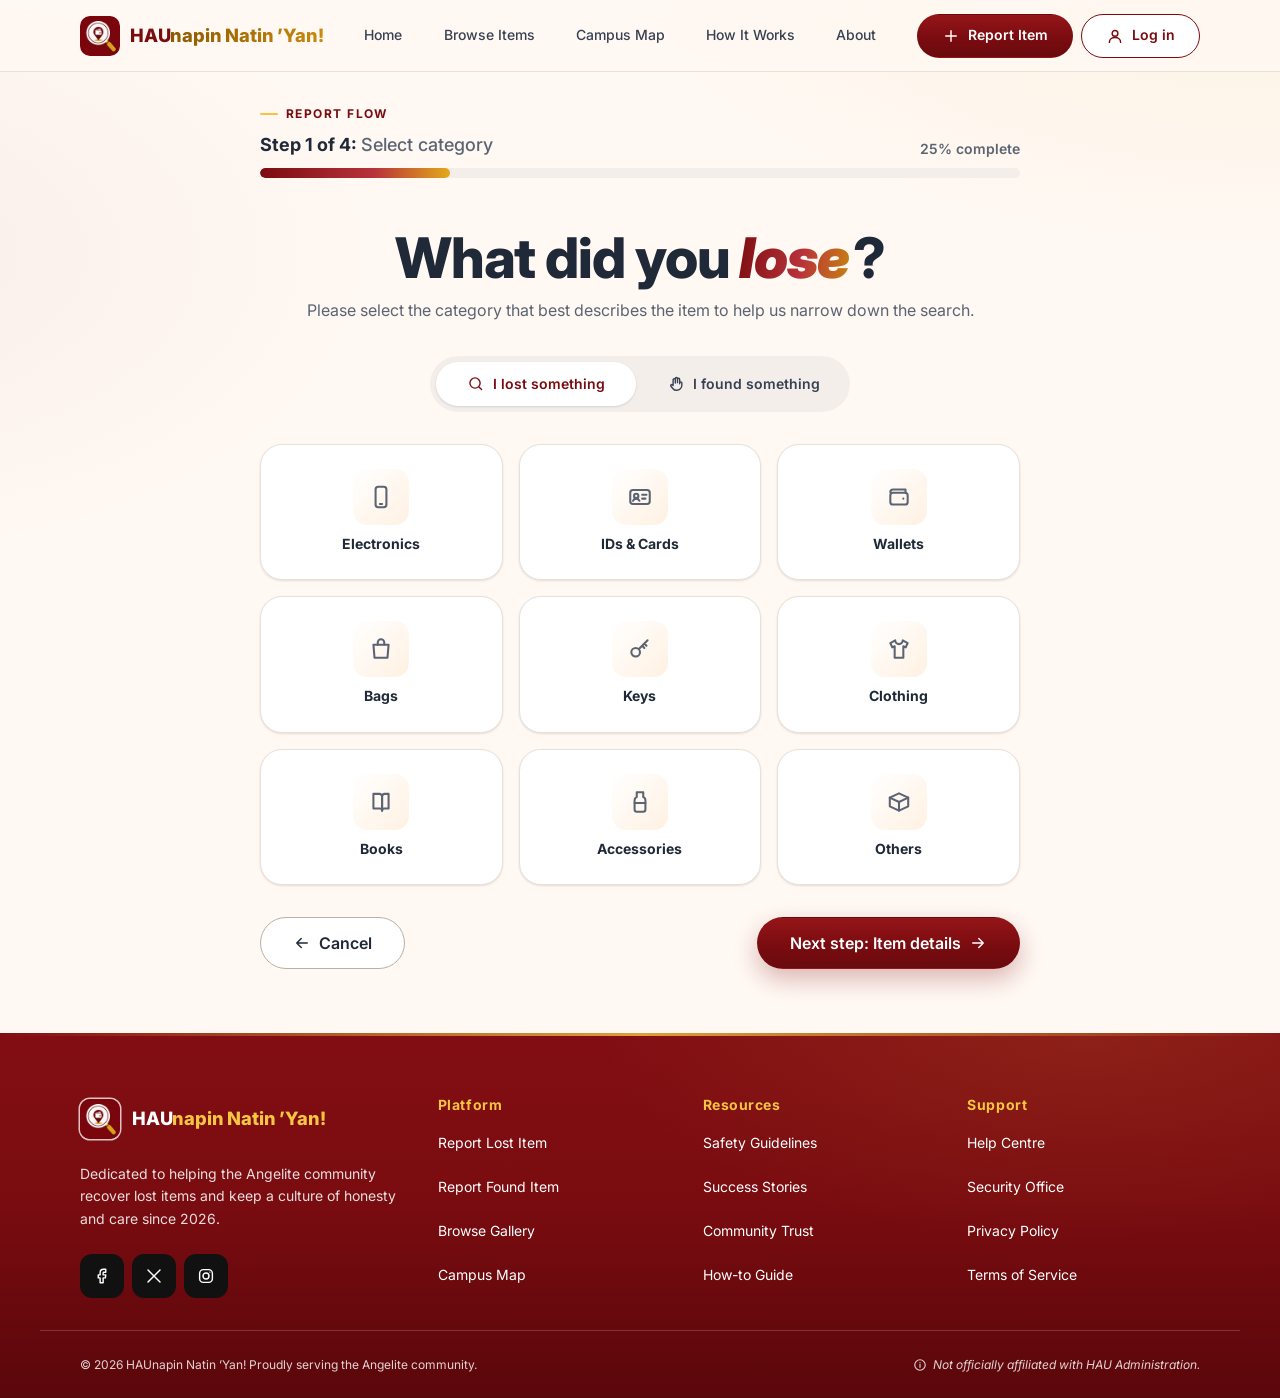
<file: report.html>
<!DOCTYPE html>
<html lang="en">
<head>
<meta charset="UTF-8">
<meta name="viewport" content="width=device-width, initial-scale=1, viewport-fit=cover">
<title>Report an Item | HAUnapin Natin ’Yan!</title>
<meta name="description" content="Report a lost or found item at Holy Angel University in four short steps.">
<meta name="theme-color" content="#7A0C10">
<link rel="icon" href="images/favicon.svg" type="image/svg+xml">
<link rel="apple-touch-icon" href="images/apple-touch-icon.png">
<link rel="preconnect" href="https://fonts.googleapis.com">
<link rel="preconnect" href="https://fonts.gstatic.com" crossorigin>
<link href="https://fonts.googleapis.com/css2?family=Inter:wght@400;500;600;700;800;900&family=Playfair+Display:ital,wght@0,700;0,800;0,900;1,700;1,800;1,900&display=swap" rel="stylesheet">
<link rel="stylesheet" href="css/styles.css?v=20261010u">
</head>
<body data-page="report">

<a class="skip-link" href="#main">Skip to content</a>
<header class="site-header">
  <div class="container header-inner">
    <a class="brand" href="index.html" aria-label="HAUnapin Natin ’Yan! home"><img class="brand-mark" src="images/logo-mark.png" alt="" width="40" height="40"><span class="brand-name ">HAU<span>napin Natin ’Yan!</span></span></a>
    <nav class="main-nav" aria-label="Primary">
      <ul class="nav-list list-reset" role="list">
          <li><a class="nav-link" href="index.html" data-nav="home">Home</a></li>
          <li><a class="nav-link" href="browse.html" data-nav="browse">Browse Items</a></li>
          <li><a class="nav-link" href="map.html" data-nav="map">Campus Map</a></li>
          <li><a class="nav-link" href="how.html" data-nav="how">How It Works</a></li>
          <li><a class="nav-link" href="about.html" data-nav="about">About</a></li>
      </ul>
    </nav>
    <div class="header-actions">
      <a class="btn btn-primary header-cta" href="report.html"><svg class="icon" viewBox="0 0 24 24" fill="none" stroke="currentColor" stroke-width="1.9" stroke-linecap="round" stroke-linejoin="round" aria-hidden="true" focusable="false"><path d="M12 5v14M5 12h14"/></svg>Report Item</a>
      <div id="accountSlot" class="account-slot"></div>
      <button type="button" class="icon-btn menu-btn" id="menuBtn" aria-label="Open menu" aria-expanded="false" aria-controls="drawer"><svg class="icon" viewBox="0 0 24 24" fill="none" stroke="currentColor" stroke-width="1.9" stroke-linecap="round" stroke-linejoin="round" aria-hidden="true" focusable="false"><path d="M4 7h16M4 12h16M4 17h16"/></svg></button>
    </div>
  </div>
</header>
<div class="drawer-backdrop" id="drawerBackdrop" hidden>
  <aside class="drawer" id="drawer" aria-label="Menu" hidden>
    <div class="drawer-head">
      <a class="brand" href="index.html" aria-label="HAUnapin Natin ’Yan! home"><img class="brand-mark" src="images/logo-mark.png" alt="" width="40" height="40"><span class="brand-name ">HAU<span>napin Natin ’Yan!</span></span></a>
      <button type="button" class="icon-btn" data-close-drawer aria-label="Close menu"><svg class="icon" viewBox="0 0 24 24" fill="none" stroke="currentColor" stroke-width="1.9" stroke-linecap="round" stroke-linejoin="round" aria-hidden="true" focusable="false"><path d="M6 6l12 12M18 6 6 18"/></svg></button>
    </div>
    <nav class="drawer-nav" aria-label="Mobile">
      <a href="index.html" data-nav="home">Home</a>
      <a href="browse.html" data-nav="browse">Browse Items</a>
      <a href="map.html" data-nav="map">Campus Map</a>
      <a href="how.html" data-nav="how">How It Works</a>
      <a href="about.html" data-nav="about">About</a>
      <a href="stories.html" data-nav="stories">Success Stories</a>
      <a href="safety.html" data-nav="safety">Safety Guidelines</a>
      <a href="help.html" data-nav="help">Help Centre</a>
    </nav>
    <div class="drawer-account" id="drawerAccount"></div>
    <div class="drawer-foot">
      <a class="btn btn-primary btn-lg" href="report.html?type=lost"><svg class="icon" viewBox="0 0 24 24" fill="none" stroke="currentColor" stroke-width="1.9" stroke-linecap="round" stroke-linejoin="round" aria-hidden="true" focusable="false"><circle cx="11" cy="11" r="7"/><path d="m20 20-3.6-3.6"/></svg>I Lost Something</a>
      <a class="btn btn-gold btn-lg" href="report.html?type=found"><svg class="icon" viewBox="0 0 24 24" fill="none" stroke="currentColor" stroke-width="1.9" stroke-linecap="round" stroke-linejoin="round" aria-hidden="true" focusable="false"><path d="M7 11V6.5a1.5 1.5 0 0 1 3 0V11M10 10.5V5a1.5 1.5 0 0 1 3 0v5.5M13 10.5V6a1.5 1.5 0 0 1 3 0v6M16 11a1.5 1.5 0 0 1 3 0v3a7 7 0 0 1-7 7h-.5a6 6 0 0 1-4.6-2.2L4 15.5a1.5 1.5 0 0 1 2.2-2L7 14.5V11"/></svg>I Found Something</a>
    </div>
  </aside>
</div>
<div class="page">
<main id="main" tabindex="-1">

  <div class="container">
    <form class="wizard" id="reportForm" novalidate aria-labelledby="wizTitle">
      <div class="wizard-progress">
        <p class="eyebrow">Report flow</p>
        <div class="row">
          <p class="step-label" id="stepLabel">Step 1 of 4: <span>Select category</span></p>
          <small id="stepPct">25% complete</small>
        </div>
        <div class="bar" role="progressbar" aria-labelledby="stepLabel" aria-valuemin="1" aria-valuemax="4" aria-valuenow="1"><span id="stepBar" style="width:25%"></span></div>
      </div>

      <!-- Step 1 -->
      <section class="wiz-step" data-step="1" aria-labelledby="wizTitle">
        <div class="wizard-title">
          <h1 id="wizTitle" tabindex="-1">What did you <span class="accent" data-word>lose</span>?</h1>
          <p>Please select the category that best describes the item to help us narrow down the search.</p>
        </div>
        <fieldset>
          <legend class="visually-hidden">Report type</legend>
          <div class="type-toggle">
            <label><input type="radio" name="status" value="lost" checked><span><svg class="icon" viewBox="0 0 24 24" fill="none" stroke="currentColor" stroke-width="1.9" stroke-linecap="round" stroke-linejoin="round" aria-hidden="true" focusable="false"><circle cx="11" cy="11" r="7"/><path d="m20 20-3.6-3.6"/></svg>I lost something</span></label>
            <label><input type="radio" name="status" value="found"><span><svg class="icon" viewBox="0 0 24 24" fill="none" stroke="currentColor" stroke-width="1.9" stroke-linecap="round" stroke-linejoin="round" aria-hidden="true" focusable="false"><path d="M7 11V6.5a1.5 1.5 0 0 1 3 0V11M10 10.5V5a1.5 1.5 0 0 1 3 0v5.5M13 10.5V6a1.5 1.5 0 0 1 3 0v6M16 11a1.5 1.5 0 0 1 3 0v3a7 7 0 0 1-7 7h-.5a6 6 0 0 1-4.6-2.2L4 15.5a1.5 1.5 0 0 1 2.2-2L7 14.5V11"/></svg>I found something</span></label>
          </div>
        </fieldset>
        <fieldset aria-describedby="catErr">
          <legend class="visually-hidden">Category</legend>
          <div class="cat-grid" id="catGrid"></div>
          <p class="error" id="catErr" role="alert" style="margin-top:var(--s-2)"></p>
        </fieldset>
      </section>

      <!-- Step 2 -->
      <section class="wiz-step" data-step="2" hidden aria-labelledby="wizTitle2">
        <div class="wizard-title">
          <h1 id="wizTitle2" tabindex="-1">Tell us <span class="accent">more</span> about the item</h1>
          <p>Detailed information helps owners identify their belongings more accurately.</p>
        </div>
        <div class="card card-pad">
          <div class="field">
            <label class="label" for="fTitle">Item name <span class="req">Required</span></label>
            <input class="input" id="fTitle" name="title" maxlength="60" placeholder="e.g. Black Casio calculator" aria-describedby="fTitleErr" autocomplete="off">
            <p class="error" id="fTitleErr"></p>
          </div>
          <div class="field">
            <label class="label" for="fDesc">Description <span class="req">Required</span></label>
            <textarea class="textarea" id="fDesc" name="desc" maxlength="400" placeholder="Brand, colour, stickers, scratches or anything that sets it apart. Leave out ID numbers and other private details." aria-describedby="fDescHint fDescErr"></textarea>
            <p class="hint" id="fDescHint"><span id="descCount">0</span>/400 characters, at least 15</p>
            <p class="error" id="fDescErr"></p>
          </div>
          <div class="field">
            <span class="label" id="photoLabel">Photo <span class="opt">(optional)</span></span>
            <div class="dropzone" id="dropzone" aria-labelledby="photoLabel">
              <span class="ico"><svg class="icon" viewBox="0 0 24 24" fill="none" stroke="currentColor" stroke-width="1.9" stroke-linecap="round" stroke-linejoin="round" aria-hidden="true" focusable="false"><rect x="3.5" y="4.5" width="17" height="15" rx="2.5"/><circle cx="9" cy="10" r="1.8"/><path d="m20.5 16-5-5-8.5 8.5"/></svg></span>
              <b>Drag and drop a photo here</b>
              <span class="hint">JPG or PNG, up to 5 MB. It’s resized before saving.</span>
              <label class="btn btn-outline" for="fPhoto">Choose file</label>
              <input class="visually-hidden" type="file" id="fPhoto" accept="image/jpeg,image/png,image/webp" aria-describedby="photoErr">
            </div>
            <div class="photo-preview" id="photoPreview" hidden></div>
            <p class="error" id="photoErr" role="alert"></p>
          </div>
        </div>
      </section>

      <!-- Step 3 -->
      <section class="wiz-step" data-step="3" hidden aria-labelledby="wizTitle3">
        <div class="wizard-title">
          <h1 id="wizTitle3" tabindex="-1">Where and <span class="accent">when</span> was it <span data-word-past>lost</span>?</h1>
          <p>Pinpoint the location and time to help narrow down the search.</p>
        </div>
        <div class="card card-pad">
          <div class="field">
            <label class="label" for="fBldgSearch">Building <span class="req">Required</span></label>
            <div class="combo">
              <div class="input-icon"><svg class="icon" viewBox="0 0 24 24" fill="none" stroke="currentColor" stroke-width="1.9" stroke-linecap="round" stroke-linejoin="round" aria-hidden="true" focusable="false"><path d="M4 21V5.5L12 3l8 2.5V21"/><path d="M4 21h16M9 8h1M14 8h1M9 12h1M14 12h1M9 16h1M14 16h1"/></svg><input class="input" id="fBldgSearch" type="search" placeholder="Search a building, e.g. SJH, PGN, Library" autocomplete="off"
                role="combobox" aria-autocomplete="list" aria-expanded="false" aria-controls="fBldgOptions" aria-describedby="pinStatus pinErr"></div>
              <ul class="combo-list list-reset" id="fBldgOptions" role="listbox" aria-label="Buildings" hidden></ul>
            </div>
          </div>
          <div class="field pick-map">
            <span class="label" id="pickLabel">Pin the spot <span class="req">Required</span></span>
            <div class="map-shell" id="pickMap" aria-describedby="pickHelp"></div>
            <p class="hint" id="pickHelp">Tap the map to drop the pin, then drag it to the exact spot. With a keyboard, focus the pin and use the arrow keys.</p>
            <p class="pick-status" id="pinStatus" aria-live="polite"><svg class="icon" viewBox="0 0 24 24" fill="none" stroke="currentColor" stroke-width="1.9" stroke-linecap="round" stroke-linejoin="round" aria-hidden="true" focusable="false"><path d="M12 21s-7-6.2-7-11.5A7 7 0 0 1 19 9.5C19 14.8 12 21 12 21Z"/><circle cx="12" cy="9.5" r="2.5"/></svg><span>No spot pinned yet.</span></p>
            <p class="error" id="pinErr"></p>
          </div>
          <div class="field">
            <label class="label" for="fSpot">Room, floor or landmark <span class="opt">(optional)</span></label>
            <input class="input" id="fSpot" name="spot" maxlength="80" placeholder="e.g. 2nd floor, near Room 204" autocomplete="off">
          </div>
          <div class="field-row">
            <div class="field">
              <label class="label" for="fDate"><span data-word-date>Date lost</span> <span class="req">Required</span></label>
              <input class="input" type="date" id="fDate" name="date" aria-describedby="fDateErr">
              <p class="error" id="fDateErr"></p>
            </div>
            <div class="field">
              <label class="label" for="fTime">Approximate time <span class="opt">(optional)</span></label>
              <input class="input" type="time" id="fTime" name="time" aria-describedby="fTimeErr">
              <p class="error" id="fTimeErr"></p>
            </div>
          </div>
          <div class="field">
            <label class="label" for="fNotes">Additional location notes <span class="opt">(optional)</span></label>
            <textarea class="textarea" id="fNotes" name="notes" maxlength="200" placeholder="e.g. ‘Third bench from the entrance’ or ‘Behind the teacher’s desk’"></textarea>
          </div>
        </div>
      </section>

      <!-- Step 4 -->
      <section class="wiz-step" data-step="4" hidden aria-labelledby="wizTitle4">
        <div class="wizard-title">
          <h1 id="wizTitle4" tabindex="-1">Review your <span class="accent">report</span></h1>
          <p>Double-check the details below before submitting to the campus database.</p>
        </div>
        <div id="reviewBox" class="review-stack"></div>
        <section class="card card-pad" style="margin-top:var(--s-3)" aria-labelledby="contactTitle">
          <h2 class="card-title" id="contactTitle">Your contact details</h2>
          <p class="signed-in" id="signedInAs" hidden></p>
          <div class="field-row">
            <div class="field">
              <label class="label" for="fName">Your name <span class="req">Required</span></label>
              <input class="input" id="fName" name="name" autocomplete="name" maxlength="60" aria-describedby="fNameErr">
              <p class="error" id="fNameErr"></p>
            </div>
            <div class="field">
              <label class="label" for="fEmail">HAU email <span class="req">Required</span></label>
              <input class="input" id="fEmail" name="email" type="email" autocomplete="email" inputmode="email" placeholder="angelite@hau.edu.ph" aria-describedby="fEmailHint fEmailErr">
              <p class="hint" id="fEmailHint">Shared only with the Security Office, never on the public report.</p>
              <p class="error" id="fEmailErr"></p>
            </div>
          </div>
        </section>
        <label class="check note confirm-note" style="margin-top:var(--s-3)"><input type="checkbox" id="fConfirm" aria-describedby="fConfirmErr"> <span><strong>Final confirmation</strong>By submitting this report, I confirm the information is accurate and I’ll follow the HAU lost &amp; found hand-over process.</span></label>
        <p class="error" id="fConfirmErr"></p>
      </section>

      <div class="wizard-nav">
        <a class="btn btn-outline btn-lg" href="index.html" id="backBtn"><svg class="icon" viewBox="0 0 24 24" fill="none" stroke="currentColor" stroke-width="1.9" stroke-linecap="round" stroke-linejoin="round" aria-hidden="true" focusable="false"><path d="M19 12H5M11 6l-6 6 6 6"/></svg><span>Cancel</span></a>
        <button type="submit" class="btn btn-primary btn-lg" id="nextBtn"><span>Next step</span><svg class="icon" viewBox="0 0 24 24" fill="none" stroke="currentColor" stroke-width="1.9" stroke-linecap="round" stroke-linejoin="round" aria-hidden="true" focusable="false"><path d="M5 12h14M13 6l6 6-6 6"/></svg></button>
      </div>
    </form>

    <section class="success" id="successView" hidden aria-labelledby="successTitle">
      <div class="success-icon"><svg class="icon" viewBox="0 0 24 24" fill="none" stroke="currentColor" stroke-width="1.9" stroke-linecap="round" stroke-linejoin="round" aria-hidden="true" focusable="false"><circle cx="12" cy="12" r="9"/><path d="m8 12.5 3 3 5-6"/></svg></div>
      <h1 id="successTitle" tabindex="-1">Report submitted</h1>
      <p id="successMsg">Your report is now listed and pinned on the campus map.</p>
      <p class="ref" id="successRef"></p>
      <div class="cluster">
        <a class="btn btn-primary btn-lg" id="successView1" href="browse.html">View report</a>
        <a class="btn btn-outline btn-lg" href="map.html" id="successMap">See it on the map</a>
        <a class="btn btn-ghost btn-lg" href="report.html">Report another item</a>
      </div>
    </section>
  </div>
</main>
</div>

<footer class="site-footer">
  <div class="container footer-top">
    <div class="footer-brand">
      <a class="brand brand-footer" href="index.html" aria-label="HAUnapin Natin ’Yan! home"><img class="brand-mark footer-logo" src="images/logo-mark.png" alt="" width="40" height="40"><span class="brand-name">HAU<span>napin Natin ’Yan!</span></span></a>
      <p>Dedicated to helping the Angelite community recover lost items and keep a culture of honesty and care since 2026.</p>
      <div class="socials">
        <a href="https://www.facebook.com/holyangel1933" target="_blank" rel="noopener" aria-label="Holy Angel University on Facebook (opens in a new tab)"><svg class="icon" viewBox="0 0 24 24" fill="none" stroke="currentColor" stroke-width="1.9" stroke-linecap="round" stroke-linejoin="round" aria-hidden="true" focusable="false"><path d="M14 3h3v4h-2.5a1 1 0 0 0-1 1v2.5H17l-.5 4h-3V21h-4v-6.5H7v-4h2.5V7.5A4.5 4.5 0 0 1 14 3Z"/></svg></a>
        <a href="https://twitter.com/holyangel1933" target="_blank" rel="noopener" aria-label="Holy Angel University on X (opens in a new tab)"><svg class="icon" viewBox="0 0 24 24" fill="none" stroke="currentColor" stroke-width="1.9" stroke-linecap="round" stroke-linejoin="round" aria-hidden="true" focusable="false"><path d="M4 4l16 16M20 4 4 20"/></svg></a>
        <a href="https://www.instagram.com/holyangel1933/" target="_blank" rel="noopener" aria-label="Holy Angel University on Instagram (opens in a new tab)"><svg class="icon" viewBox="0 0 24 24" fill="none" stroke="currentColor" stroke-width="1.9" stroke-linecap="round" stroke-linejoin="round" aria-hidden="true" focusable="false"><rect x="3.5" y="3.5" width="17" height="17" rx="5"/><circle cx="12" cy="12" r="4"/><path d="M17.2 6.8v.01"/></svg></a>
      </div>
    </div>
    <nav class="footer-col" aria-labelledby="fPlatform">
      <h2 id="fPlatform">Platform</h2>
      <a href="report.html?type=lost">Report Lost Item</a>
      <a href="report.html?type=found">Report Found Item</a>
      <a href="browse.html">Browse Gallery</a>
      <a href="map.html">Campus Map</a>
    </nav>
    <nav class="footer-col" aria-labelledby="fResources">
      <h2 id="fResources">Resources</h2>
      <a href="safety.html">Safety Guidelines</a>
      <a href="stories.html">Success Stories</a>
      <a href="about.html#mission">Community Trust</a>
      <a href="how.html">How-to Guide</a>
    </nav>
    <nav class="footer-col" aria-labelledby="fSupport">
      <h2 id="fSupport">Support</h2>
      <a href="help.html">Help Centre</a>
      <a href="help.html#contact">Security Office</a>
      <a href="legal.html#privacy">Privacy Policy</a>
      <a href="legal.html#terms">Terms of Service</a>
    </nav>
  </div>
  <div class="container footer-bottom">
    <p>&copy; <span id="year">2026</span> HAUnapin Natin ’Yan! Proudly serving the Angelite community.</p>
    <p class="footer-note"><svg class="icon" viewBox="0 0 24 24" fill="none" stroke="currentColor" stroke-width="1.9" stroke-linecap="round" stroke-linejoin="round" aria-hidden="true" focusable="false"><circle cx="12" cy="12" r="9"/><path d="M12 11v5M12 8v.01"/></svg>Not officially affiliated with HAU Administration.</p>
  </div>
</footer>
<script src="js/sync.js?v=20261010u"></script>
<script src="js/icons.js?v=20261010u"></script>
<script src="js/data.js?v=20261010u"></script>
<script src="js/store.js?v=20261010u"></script>
<script src="js/auth.js?v=20261010u"></script>
<script src="js/ui.js?v=20261010u"></script>
<script src="js/map.js?v=20261010u"></script>
<script src="js/pages/report.js?v=20261010u"></script>
</body>
</html>
</file>
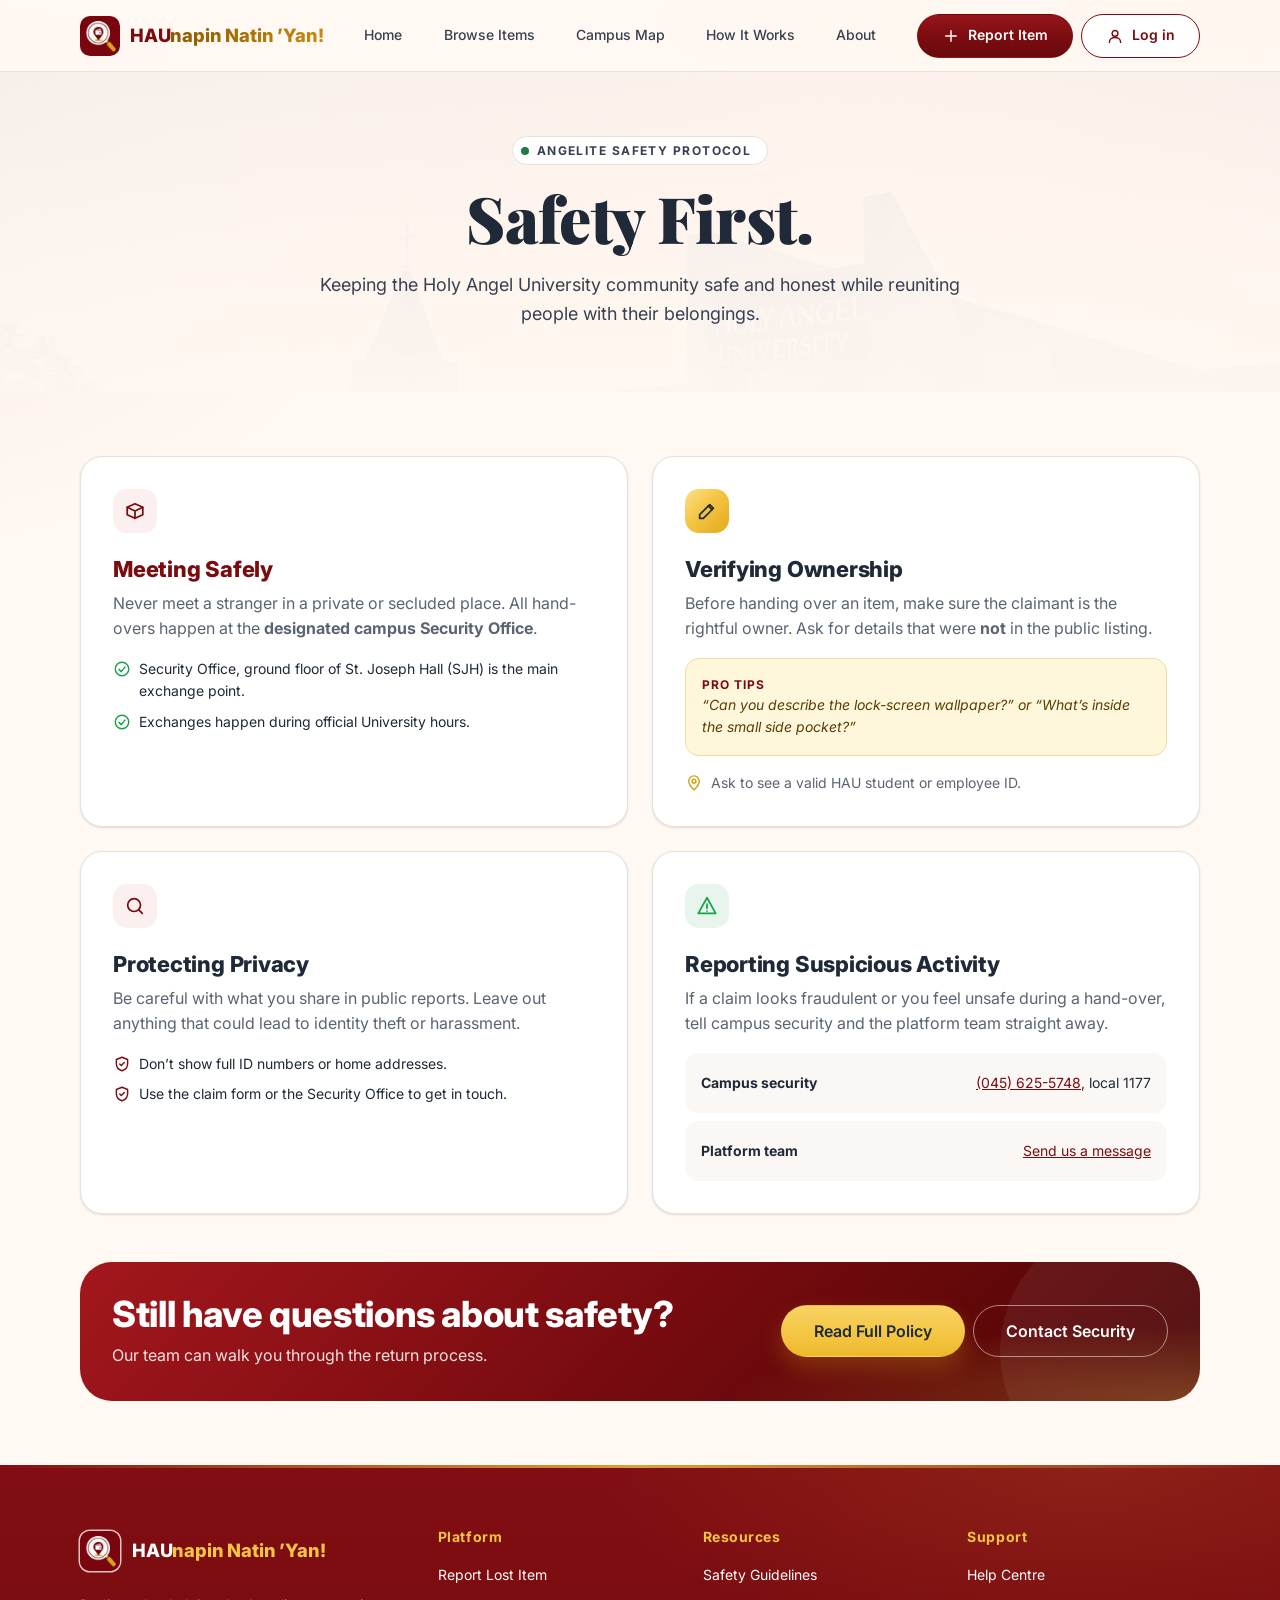
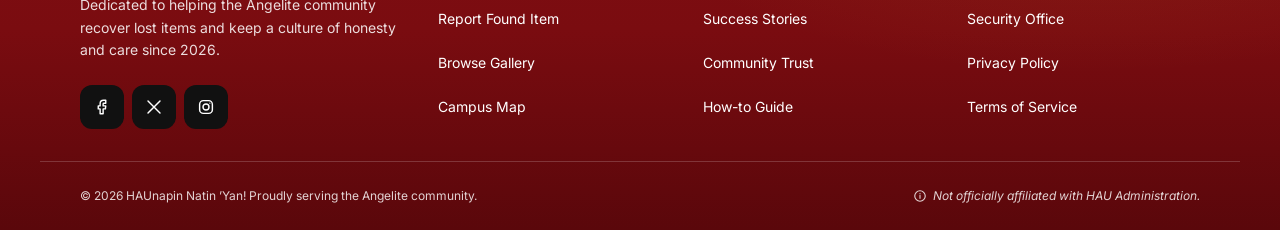
<file: safety.html>
<!DOCTYPE html>
<html lang="en">
<head>
<meta charset="UTF-8">
<meta name="viewport" content="width=device-width, initial-scale=1, viewport-fit=cover">
<title>Safety Guidelines | HAUnapin Natin ’Yan!</title>
<meta name="description" content="How to hand over and claim lost items safely at Holy Angel University.">
<meta name="theme-color" content="#7A0C10">
<link rel="icon" href="images/favicon.svg" type="image/svg+xml">
<link rel="apple-touch-icon" href="images/apple-touch-icon.png">
<link rel="preconnect" href="https://fonts.googleapis.com">
<link rel="preconnect" href="https://fonts.gstatic.com" crossorigin>
<link href="https://fonts.googleapis.com/css2?family=Inter:wght@400;500;600;700;800;900&family=Playfair+Display:ital,wght@0,700;0,800;0,900;1,700;1,800;1,900&display=swap" rel="stylesheet">
<link rel="stylesheet" href="css/styles.css?v=20261010u">
</head>
<body data-page="safety">

<a class="skip-link" href="#main">Skip to content</a>
<header class="site-header">
  <div class="container header-inner">
    <a class="brand" href="index.html" aria-label="HAUnapin Natin ’Yan! home"><img class="brand-mark" src="images/logo-mark.png" alt="" width="40" height="40"><span class="brand-name ">HAU<span>napin Natin ’Yan!</span></span></a>
    <nav class="main-nav" aria-label="Primary">
      <ul class="nav-list list-reset" role="list">
          <li><a class="nav-link" href="index.html" data-nav="home">Home</a></li>
          <li><a class="nav-link" href="browse.html" data-nav="browse">Browse Items</a></li>
          <li><a class="nav-link" href="map.html" data-nav="map">Campus Map</a></li>
          <li><a class="nav-link" href="how.html" data-nav="how">How It Works</a></li>
          <li><a class="nav-link" href="about.html" data-nav="about">About</a></li>
      </ul>
    </nav>
    <div class="header-actions">
      <a class="btn btn-primary header-cta" href="report.html"><svg class="icon" viewBox="0 0 24 24" fill="none" stroke="currentColor" stroke-width="1.9" stroke-linecap="round" stroke-linejoin="round" aria-hidden="true" focusable="false"><path d="M12 5v14M5 12h14"/></svg>Report Item</a>
      <div id="accountSlot" class="account-slot"></div>
      <button type="button" class="icon-btn menu-btn" id="menuBtn" aria-label="Open menu" aria-expanded="false" aria-controls="drawer"><svg class="icon" viewBox="0 0 24 24" fill="none" stroke="currentColor" stroke-width="1.9" stroke-linecap="round" stroke-linejoin="round" aria-hidden="true" focusable="false"><path d="M4 7h16M4 12h16M4 17h16"/></svg></button>
    </div>
  </div>
</header>
<div class="drawer-backdrop" id="drawerBackdrop" hidden>
  <aside class="drawer" id="drawer" aria-label="Menu" hidden>
    <div class="drawer-head">
      <a class="brand" href="index.html" aria-label="HAUnapin Natin ’Yan! home"><img class="brand-mark" src="images/logo-mark.png" alt="" width="40" height="40"><span class="brand-name ">HAU<span>napin Natin ’Yan!</span></span></a>
      <button type="button" class="icon-btn" data-close-drawer aria-label="Close menu"><svg class="icon" viewBox="0 0 24 24" fill="none" stroke="currentColor" stroke-width="1.9" stroke-linecap="round" stroke-linejoin="round" aria-hidden="true" focusable="false"><path d="M6 6l12 12M18 6 6 18"/></svg></button>
    </div>
    <nav class="drawer-nav" aria-label="Mobile">
      <a href="index.html" data-nav="home">Home</a>
      <a href="browse.html" data-nav="browse">Browse Items</a>
      <a href="map.html" data-nav="map">Campus Map</a>
      <a href="how.html" data-nav="how">How It Works</a>
      <a href="about.html" data-nav="about">About</a>
      <a href="stories.html" data-nav="stories">Success Stories</a>
      <a href="safety.html" data-nav="safety">Safety Guidelines</a>
      <a href="help.html" data-nav="help">Help Centre</a>
    </nav>
    <div class="drawer-account" id="drawerAccount"></div>
    <div class="drawer-foot">
      <a class="btn btn-primary btn-lg" href="report.html?type=lost"><svg class="icon" viewBox="0 0 24 24" fill="none" stroke="currentColor" stroke-width="1.9" stroke-linecap="round" stroke-linejoin="round" aria-hidden="true" focusable="false"><circle cx="11" cy="11" r="7"/><path d="m20 20-3.6-3.6"/></svg>I Lost Something</a>
      <a class="btn btn-gold btn-lg" href="report.html?type=found"><svg class="icon" viewBox="0 0 24 24" fill="none" stroke="currentColor" stroke-width="1.9" stroke-linecap="round" stroke-linejoin="round" aria-hidden="true" focusable="false"><path d="M7 11V6.5a1.5 1.5 0 0 1 3 0V11M10 10.5V5a1.5 1.5 0 0 1 3 0v5.5M13 10.5V6a1.5 1.5 0 0 1 3 0v6M16 11a1.5 1.5 0 0 1 3 0v3a7 7 0 0 1-7 7h-.5a6 6 0 0 1-4.6-2.2L4 15.5a1.5 1.5 0 0 1 2.2-2L7 14.5V11"/></svg>I Found Something</a>
    </div>
  </aside>
</div>
<div class="page">
<main id="main" tabindex="-1">

  <section class="page-banner  " aria-labelledby="pageTitle">
    <div class="hero-bg" aria-hidden="true"><img src="images/campus/hau-sunset.jpg" alt=""></div>
    <div class="container">
      <p class="eyebrow eyebrow-pill"><span class="dot" aria-hidden="true"></span>Angelite safety protocol</p>
      <h1 id="pageTitle">Safety First.</h1>
      <p class="banner-lead">Keeping the Holy Angel University community safe and honest while reuniting people with their belongings.</p>
    </div>
  </section>
  <section class="section" aria-label="Safety guidelines">
    <div class="container">
      <div class="safety-grid">
        <article class="card card-pad safety-card">
          <span class="tile is-rose"><svg class="icon" viewBox="0 0 24 24" fill="none" stroke="currentColor" stroke-width="1.9" stroke-linecap="round" stroke-linejoin="round" aria-hidden="true" focusable="false"><path d="M3.5 8 12 4l8.5 4v8L12 20l-8.5-4V8Z"/><path d="M3.5 8 12 12l8.5-4M12 12v8"/></svg></span>
          <h2 class="c-burgundy">Meeting Safely</h2>
          <p>Never meet a stranger in a private or secluded place. All hand-overs happen at the <b>designated campus Security Office</b>.</p>
          <ul class="tick-list list-reset">
            <li><svg class="icon" viewBox="0 0 24 24" fill="none" stroke="currentColor" stroke-width="1.9" stroke-linecap="round" stroke-linejoin="round" aria-hidden="true" focusable="false"><circle cx="12" cy="12" r="9"/><path d="m8 12.5 3 3 5-6"/></svg><span id="safetyOffice">The Security Office is the main exchange point.</span></li>
            <li><svg class="icon" viewBox="0 0 24 24" fill="none" stroke="currentColor" stroke-width="1.9" stroke-linecap="round" stroke-linejoin="round" aria-hidden="true" focusable="false"><circle cx="12" cy="12" r="9"/><path d="m8 12.5 3 3 5-6"/></svg><span>Exchanges happen during official University hours.</span></li>
          </ul>
        </article>
        <article class="card card-pad safety-card">
          <span class="tile is-gold"><svg class="icon" viewBox="0 0 24 24" fill="none" stroke="currentColor" stroke-width="1.9" stroke-linecap="round" stroke-linejoin="round" aria-hidden="true" focusable="false"><path d="M4 20h4l11-11-4-4L4 16v4Z"/><path d="m13.5 6.5 4 4"/></svg></span>
          <h2>Verifying Ownership</h2>
          <p>Before handing over an item, make sure the claimant is the rightful owner. Ask for details that were <b>not</b> in the public listing.</p>
          <div class="note note-quote"><div><strong>Pro tips</strong>“Can you describe the lock-screen wallpaper?” or “What’s inside the small side pocket?”</div></div>
          <p class="pin-line"><svg class="icon" viewBox="0 0 24 24" fill="none" stroke="currentColor" stroke-width="1.9" stroke-linecap="round" stroke-linejoin="round" aria-hidden="true" focusable="false"><path d="M12 21s-7-6.2-7-11.5A7 7 0 0 1 19 9.5C19 14.8 12 21 12 21Z"/><circle cx="12" cy="9.5" r="2.5"/></svg>Ask to see a valid HAU student or employee ID.</p>
        </article>
        <article class="card card-pad safety-card">
          <span class="tile is-rose"><svg class="icon" viewBox="0 0 24 24" fill="none" stroke="currentColor" stroke-width="1.9" stroke-linecap="round" stroke-linejoin="round" aria-hidden="true" focusable="false"><circle cx="11" cy="11" r="7"/><path d="m20 20-3.6-3.6"/></svg></span>
          <h2>Protecting Privacy</h2>
          <p>Be careful with what you share in public reports. Leave out anything that could lead to identity theft or harassment.</p>
          <ul class="tick-list list-reset is-shield">
            <li><svg class="icon" viewBox="0 0 24 24" fill="none" stroke="currentColor" stroke-width="1.9" stroke-linecap="round" stroke-linejoin="round" aria-hidden="true" focusable="false"><path d="M12 3 4.5 6v5.5c0 4.6 3.2 8 7.5 9.5 4.3-1.5 7.5-4.9 7.5-9.5V6L12 3Z"/><path d="m9 12 2 2 4-4"/></svg><span>Don’t show full ID numbers or home addresses.</span></li>
            <li><svg class="icon" viewBox="0 0 24 24" fill="none" stroke="currentColor" stroke-width="1.9" stroke-linecap="round" stroke-linejoin="round" aria-hidden="true" focusable="false"><path d="M12 3 4.5 6v5.5c0 4.6 3.2 8 7.5 9.5 4.3-1.5 7.5-4.9 7.5-9.5V6L12 3Z"/><path d="m9 12 2 2 4-4"/></svg><span>Use the claim form or the Security Office to get in touch.</span></li>
          </ul>
        </article>
        <article class="card card-pad safety-card">
          <span class="tile is-green"><svg class="icon" viewBox="0 0 24 24" fill="none" stroke="currentColor" stroke-width="1.9" stroke-linecap="round" stroke-linejoin="round" aria-hidden="true" focusable="false"><path d="M12 3 2.5 20h19L12 3Z"/><path d="M12 10v4.5M12 17.5v.01"/></svg></span>
          <h2>Reporting Suspicious Activity</h2>
          <p>If a claim looks fraudulent or you feel unsafe during a hand-over, tell campus security and the platform team straight away.</p>
          <dl class="contact-rows" id="safetyContacts"></dl>
        </article>
      </div>
      <div class="cta-card">
        <div>
          <h2>Still have questions about safety?</h2>
          <p>Our team can walk you through the return process.</p>
        </div>
        <div class="cluster">
          <a class="btn btn-gold btn-lg" href="legal.html#terms">Read Full Policy</a>
          <a class="btn btn-ghost-light btn-lg" href="help.html#contact">Contact Security</a>
        </div>
      </div>
    </div>
  </section>
</main>
</div>

<footer class="site-footer">
  <div class="container footer-top">
    <div class="footer-brand">
      <a class="brand brand-footer" href="index.html" aria-label="HAUnapin Natin ’Yan! home"><img class="brand-mark footer-logo" src="images/logo-mark.png" alt="" width="40" height="40"><span class="brand-name">HAU<span>napin Natin ’Yan!</span></span></a>
      <p>Dedicated to helping the Angelite community recover lost items and keep a culture of honesty and care since 2026.</p>
      <div class="socials">
        <a href="https://www.facebook.com/holyangel1933" target="_blank" rel="noopener" aria-label="Holy Angel University on Facebook (opens in a new tab)"><svg class="icon" viewBox="0 0 24 24" fill="none" stroke="currentColor" stroke-width="1.9" stroke-linecap="round" stroke-linejoin="round" aria-hidden="true" focusable="false"><path d="M14 3h3v4h-2.5a1 1 0 0 0-1 1v2.5H17l-.5 4h-3V21h-4v-6.5H7v-4h2.5V7.5A4.5 4.5 0 0 1 14 3Z"/></svg></a>
        <a href="https://twitter.com/holyangel1933" target="_blank" rel="noopener" aria-label="Holy Angel University on X (opens in a new tab)"><svg class="icon" viewBox="0 0 24 24" fill="none" stroke="currentColor" stroke-width="1.9" stroke-linecap="round" stroke-linejoin="round" aria-hidden="true" focusable="false"><path d="M4 4l16 16M20 4 4 20"/></svg></a>
        <a href="https://www.instagram.com/holyangel1933/" target="_blank" rel="noopener" aria-label="Holy Angel University on Instagram (opens in a new tab)"><svg class="icon" viewBox="0 0 24 24" fill="none" stroke="currentColor" stroke-width="1.9" stroke-linecap="round" stroke-linejoin="round" aria-hidden="true" focusable="false"><rect x="3.5" y="3.5" width="17" height="17" rx="5"/><circle cx="12" cy="12" r="4"/><path d="M17.2 6.8v.01"/></svg></a>
      </div>
    </div>
    <nav class="footer-col" aria-labelledby="fPlatform">
      <h2 id="fPlatform">Platform</h2>
      <a href="report.html?type=lost">Report Lost Item</a>
      <a href="report.html?type=found">Report Found Item</a>
      <a href="browse.html">Browse Gallery</a>
      <a href="map.html">Campus Map</a>
    </nav>
    <nav class="footer-col" aria-labelledby="fResources">
      <h2 id="fResources">Resources</h2>
      <a href="safety.html">Safety Guidelines</a>
      <a href="stories.html">Success Stories</a>
      <a href="about.html#mission">Community Trust</a>
      <a href="how.html">How-to Guide</a>
    </nav>
    <nav class="footer-col" aria-labelledby="fSupport">
      <h2 id="fSupport">Support</h2>
      <a href="help.html">Help Centre</a>
      <a href="help.html#contact">Security Office</a>
      <a href="legal.html#privacy">Privacy Policy</a>
      <a href="legal.html#terms">Terms of Service</a>
    </nav>
  </div>
  <div class="container footer-bottom">
    <p>&copy; <span id="year">2026</span> HAUnapin Natin ’Yan! Proudly serving the Angelite community.</p>
    <p class="footer-note"><svg class="icon" viewBox="0 0 24 24" fill="none" stroke="currentColor" stroke-width="1.9" stroke-linecap="round" stroke-linejoin="round" aria-hidden="true" focusable="false"><circle cx="12" cy="12" r="9"/><path d="M12 11v5M12 8v.01"/></svg>Not officially affiliated with HAU Administration.</p>
  </div>
</footer>
<script src="js/sync.js?v=20261010u"></script>
<script src="js/icons.js?v=20261010u"></script>
<script src="js/data.js?v=20261010u"></script>
<script src="js/store.js?v=20261010u"></script>
<script src="js/auth.js?v=20261010u"></script>
<script src="js/ui.js?v=20261010u"></script>
<script src="js/pages/content.js?v=20261010u"></script>
</body>
</html>
</file>
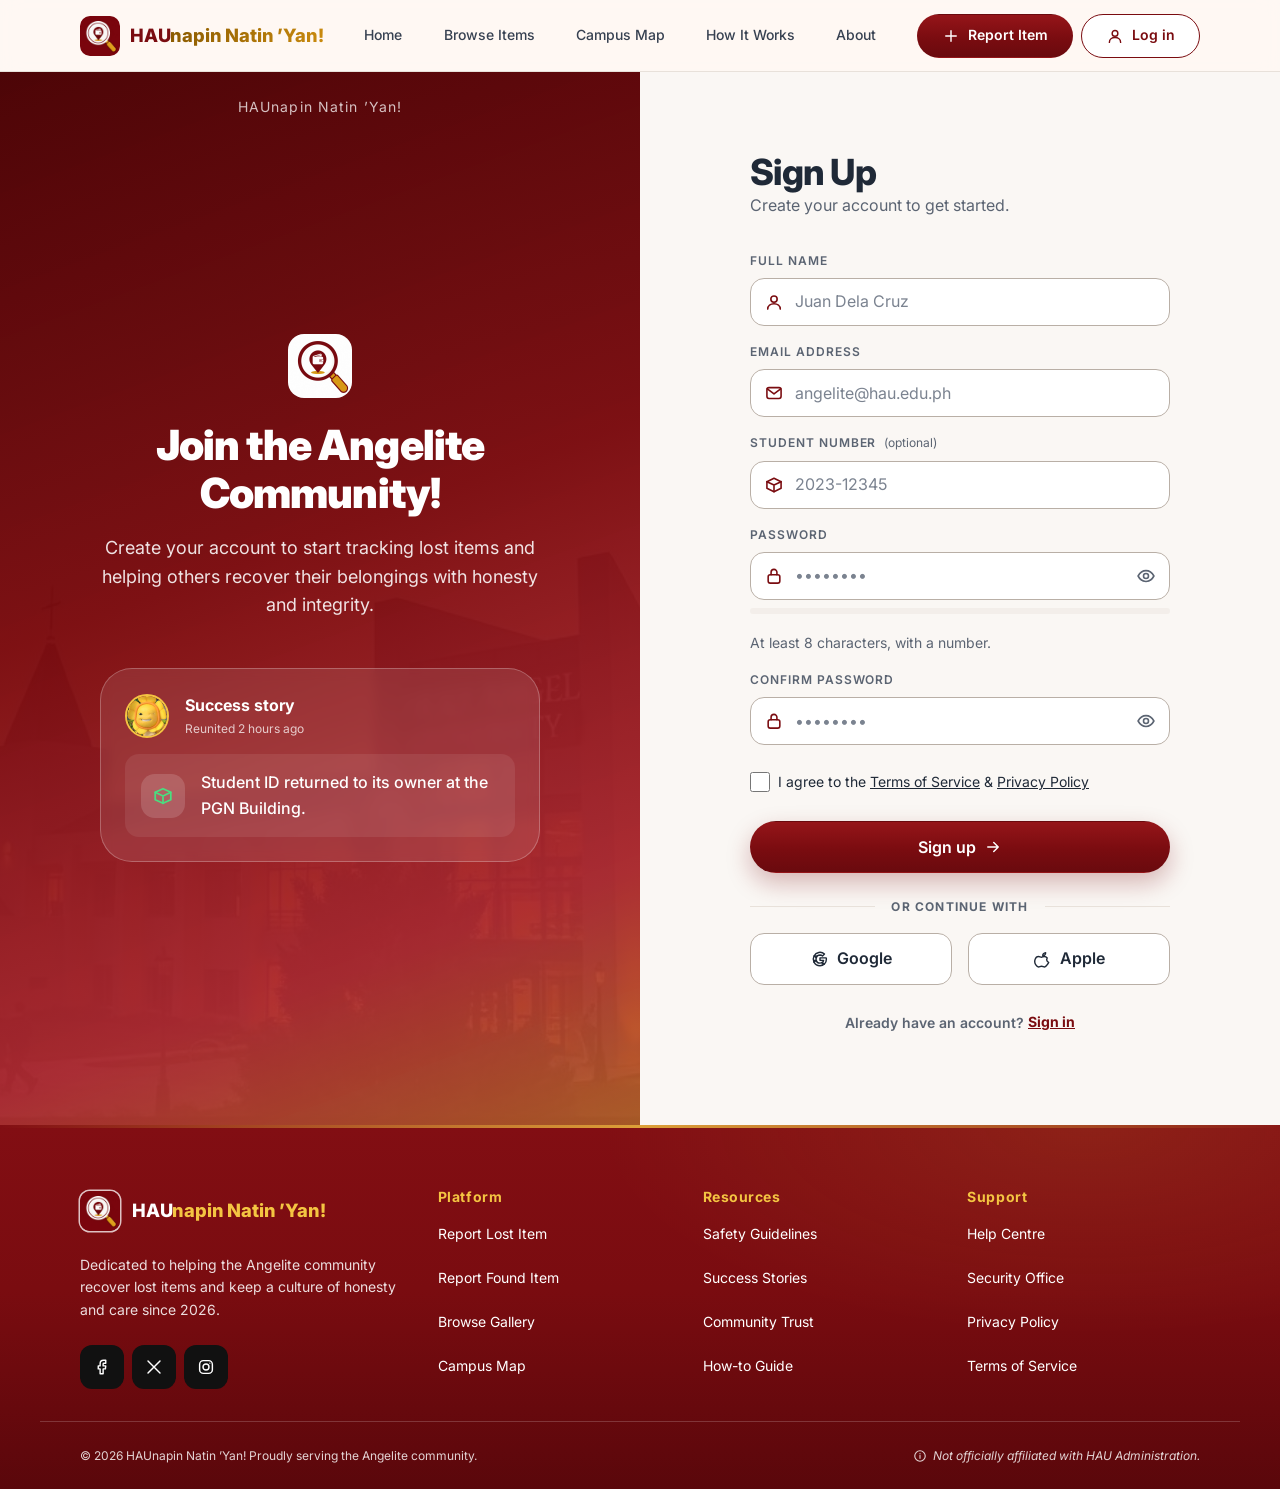
<file: signup.html>
<!DOCTYPE html>
<html lang="en">
<head>
<meta charset="UTF-8">
<meta name="viewport" content="width=device-width, initial-scale=1, viewport-fit=cover">
<title>Sign up | HAUnapin Natin ’Yan!</title>
<meta name="description" content="Create your HAUnapin account with your HAU email.">
<meta name="theme-color" content="#7A0C10">
<link rel="icon" href="images/favicon.svg" type="image/svg+xml">
<link rel="apple-touch-icon" href="images/apple-touch-icon.png">
<link rel="preconnect" href="https://fonts.googleapis.com">
<link rel="preconnect" href="https://fonts.gstatic.com" crossorigin>
<link href="https://fonts.googleapis.com/css2?family=Inter:wght@400;500;600;700;800;900&family=Playfair+Display:ital,wght@0,700;0,800;0,900;1,700;1,800;1,900&display=swap" rel="stylesheet">
<link rel="stylesheet" href="css/styles.css?v=20261010u">
</head>
<body data-page="signup" class="auth-body">

<a class="skip-link" href="#main">Skip to content</a>
<header class="site-header">
  <div class="container header-inner">
    <a class="brand" href="index.html" aria-label="HAUnapin Natin ’Yan! home"><img class="brand-mark" src="images/logo-mark.png" alt="" width="40" height="40"><span class="brand-name ">HAU<span>napin Natin ’Yan!</span></span></a>
    <nav class="main-nav" aria-label="Primary">
      <ul class="nav-list list-reset" role="list">
          <li><a class="nav-link" href="index.html" data-nav="home">Home</a></li>
          <li><a class="nav-link" href="browse.html" data-nav="browse">Browse Items</a></li>
          <li><a class="nav-link" href="map.html" data-nav="map">Campus Map</a></li>
          <li><a class="nav-link" href="how.html" data-nav="how">How It Works</a></li>
          <li><a class="nav-link" href="about.html" data-nav="about">About</a></li>
      </ul>
    </nav>
    <div class="header-actions">
      <a class="btn btn-primary header-cta" href="report.html"><svg class="icon" viewBox="0 0 24 24" fill="none" stroke="currentColor" stroke-width="1.9" stroke-linecap="round" stroke-linejoin="round" aria-hidden="true" focusable="false"><path d="M12 5v14M5 12h14"/></svg>Report Item</a>
      <div id="accountSlot" class="account-slot"></div>
      <button type="button" class="icon-btn menu-btn" id="menuBtn" aria-label="Open menu" aria-expanded="false" aria-controls="drawer"><svg class="icon" viewBox="0 0 24 24" fill="none" stroke="currentColor" stroke-width="1.9" stroke-linecap="round" stroke-linejoin="round" aria-hidden="true" focusable="false"><path d="M4 7h16M4 12h16M4 17h16"/></svg></button>
    </div>
  </div>
</header>
<div class="drawer-backdrop" id="drawerBackdrop" hidden>
  <aside class="drawer" id="drawer" aria-label="Menu" hidden>
    <div class="drawer-head">
      <a class="brand" href="index.html" aria-label="HAUnapin Natin ’Yan! home"><img class="brand-mark" src="images/logo-mark.png" alt="" width="40" height="40"><span class="brand-name ">HAU<span>napin Natin ’Yan!</span></span></a>
      <button type="button" class="icon-btn" data-close-drawer aria-label="Close menu"><svg class="icon" viewBox="0 0 24 24" fill="none" stroke="currentColor" stroke-width="1.9" stroke-linecap="round" stroke-linejoin="round" aria-hidden="true" focusable="false"><path d="M6 6l12 12M18 6 6 18"/></svg></button>
    </div>
    <nav class="drawer-nav" aria-label="Mobile">
      <a href="index.html" data-nav="home">Home</a>
      <a href="browse.html" data-nav="browse">Browse Items</a>
      <a href="map.html" data-nav="map">Campus Map</a>
      <a href="how.html" data-nav="how">How It Works</a>
      <a href="about.html" data-nav="about">About</a>
      <a href="stories.html" data-nav="stories">Success Stories</a>
      <a href="safety.html" data-nav="safety">Safety Guidelines</a>
      <a href="help.html" data-nav="help">Help Centre</a>
    </nav>
    <div class="drawer-account" id="drawerAccount"></div>
    <div class="drawer-foot">
      <a class="btn btn-primary btn-lg" href="report.html?type=lost"><svg class="icon" viewBox="0 0 24 24" fill="none" stroke="currentColor" stroke-width="1.9" stroke-linecap="round" stroke-linejoin="round" aria-hidden="true" focusable="false"><circle cx="11" cy="11" r="7"/><path d="m20 20-3.6-3.6"/></svg>I Lost Something</a>
      <a class="btn btn-gold btn-lg" href="report.html?type=found"><svg class="icon" viewBox="0 0 24 24" fill="none" stroke="currentColor" stroke-width="1.9" stroke-linecap="round" stroke-linejoin="round" aria-hidden="true" focusable="false"><path d="M7 11V6.5a1.5 1.5 0 0 1 3 0V11M10 10.5V5a1.5 1.5 0 0 1 3 0v5.5M13 10.5V6a1.5 1.5 0 0 1 3 0v6M16 11a1.5 1.5 0 0 1 3 0v3a7 7 0 0 1-7 7h-.5a6 6 0 0 1-4.6-2.2L4 15.5a1.5 1.5 0 0 1 2.2-2L7 14.5V11"/></svg>I Found Something</a>
    </div>
  </aside>
</div>
<div class="page">
<main id="main" tabindex="-1">

  <div class="auth">
    <section class="auth-side" aria-hidden="true">
      <div class="auth-bg"><img src="images/campus/hau-sunset.jpg" alt=""></div>
      <p class="auth-kicker">HAUnapin Natin ’Yan!</p>
      <div class="auth-side-inner">
        <img class="auth-logo" src="images/logo.png" alt="">
        <p class="auth-side-title">Join the Angelite Community!</p>
        <p class="auth-side-lead">Create your account to start tracking lost items and helping others recover their belongings with honesty and integrity.</p>
        <div class="auth-story">
          <div class="auth-story-head"><img src="images/people/mascot.jpg" alt=""><span><b>Success story</b><small>Reunited 2 hours ago</small></span></div>
          <p><span class="tile is-green"><svg class="icon" viewBox="0 0 24 24" fill="none" stroke="currentColor" stroke-width="1.9" stroke-linecap="round" stroke-linejoin="round" aria-hidden="true" focusable="false"><path d="M3.5 8 12 4l8.5 4v8L12 20l-8.5-4V8Z"/><path d="M3.5 8 12 12l8.5-4M12 12v8"/></svg></span>Student ID returned to its owner at the PGN Building.</p>
        </div>
      </div>
    </section>
    <section class="auth-main">
      <div class="auth-form-wrap">
        <h1>Sign Up</h1>
        <p class="muted">Create your account to get started.</p>
        <form id="signupForm" class="auth-form" novalidate>
        <p class="form-alert" id="signupAlert" role="alert" hidden></p>
        <div class="field"><div class="label-row"><label class="label" for="uName">Full name</label></div>
          <div class="input-icon"><svg class="icon" viewBox="0 0 24 24" fill="none" stroke="currentColor" stroke-width="1.9" stroke-linecap="round" stroke-linejoin="round" aria-hidden="true" focusable="false"><circle cx="12" cy="8.5" r="3.8"/><path d="M4.5 20.5c0-4 3.4-6.5 7.5-6.5s7.5 2.5 7.5 6.5"/></svg><input class="input" id="uName" type="text" placeholder="Juan Dela Cruz" autocomplete="name" aria-describedby="uNameErr" ></div>
          <p class="error" id="uNameErr"></p></div>
        <div class="field"><div class="label-row"><label class="label" for="uEmail">Email address</label></div>
          <div class="input-icon"><svg class="icon" viewBox="0 0 24 24" fill="none" stroke="currentColor" stroke-width="1.9" stroke-linecap="round" stroke-linejoin="round" aria-hidden="true" focusable="false"><rect x="3.5" y="5.5" width="17" height="13" rx="2.5"/><path d="m4 7 8 6 8-6"/></svg><input class="input" id="uEmail" type="email" placeholder="angelite@hau.edu.ph" autocomplete="email" aria-describedby="uEmailErr" inputmode="email"></div>
          <p class="error" id="uEmailErr"></p></div>
        <div class="field"><div class="label-row"><label class="label" for="uStudent">Student number <span class="opt">(optional)</span></label></div>
          <div class="input-icon"><svg class="icon" viewBox="0 0 24 24" fill="none" stroke="currentColor" stroke-width="1.9" stroke-linecap="round" stroke-linejoin="round" aria-hidden="true" focusable="false"><path d="M3.5 8 12 4l8.5 4v8L12 20l-8.5-4V8Z"/><path d="M3.5 8 12 12l8.5-4M12 12v8"/></svg><input class="input" id="uStudent" type="text" placeholder="2023-12345" autocomplete="off" aria-describedby="uStudentErr" ></div>
          <p class="error" id="uStudentErr"></p></div>
        <div class="field"><div class="label-row"><label class="label" for="uPass">Password</label></div>
          <div class="input-icon pw-wrap"><svg class="icon" viewBox="0 0 24 24" fill="none" stroke="currentColor" stroke-width="1.9" stroke-linecap="round" stroke-linejoin="round" aria-hidden="true" focusable="false"><rect x="5" y="10.5" width="14" height="10" rx="2.5"/><path d="M8.5 10.5V7.5a3.5 3.5 0 0 1 7 0v3"/></svg><input class="input" id="uPass" type="password" placeholder="••••••••" autocomplete="new-password" aria-describedby="uPassErr">
          <button type="button" class="pw-toggle" data-pw="uPass" aria-label="Show password" aria-pressed="false"><svg class="icon" viewBox="0 0 24 24" fill="none" stroke="currentColor" stroke-width="1.9" stroke-linecap="round" stroke-linejoin="round" aria-hidden="true" focusable="false"><path d="M2.5 12S6 5.5 12 5.5 21.5 12 21.5 12 18 18.5 12 18.5 2.5 12 2.5 12Z"/><circle cx="12" cy="12" r="3"/></svg></button></div>
          <p class="error" id="uPassErr"></p></div>
        <div class="pw-meter" aria-hidden="true"><span id="pwBar"></span></div>
        <p class="hint" id="pwHint">At least 8 characters, with a number.</p>
        <div class="field"><div class="label-row"><label class="label" for="uPass2">Confirm password</label></div>
          <div class="input-icon pw-wrap"><svg class="icon" viewBox="0 0 24 24" fill="none" stroke="currentColor" stroke-width="1.9" stroke-linecap="round" stroke-linejoin="round" aria-hidden="true" focusable="false"><rect x="5" y="10.5" width="14" height="10" rx="2.5"/><path d="M8.5 10.5V7.5a3.5 3.5 0 0 1 7 0v3"/></svg><input class="input" id="uPass2" type="password" placeholder="••••••••" autocomplete="new-password" aria-describedby="uPass2Err">
          <button type="button" class="pw-toggle" data-pw="uPass2" aria-label="Show password" aria-pressed="false"><svg class="icon" viewBox="0 0 24 24" fill="none" stroke="currentColor" stroke-width="1.9" stroke-linecap="round" stroke-linejoin="round" aria-hidden="true" focusable="false"><path d="M2.5 12S6 5.5 12 5.5 21.5 12 21.5 12 18 18.5 12 18.5 2.5 12 2.5 12Z"/><circle cx="12" cy="12" r="3"/></svg></button></div>
          <p class="error" id="uPass2Err"></p></div>
        <label class="check"><input type="checkbox" id="uAgree" aria-describedby="uAgreeErr"> <span>I agree to the <a href="legal.html#terms">Terms of Service</a> &amp; <a href="legal.html#privacy">Privacy Policy</a></span></label>
        <p class="error" id="uAgreeErr"></p>
        <button class="btn btn-primary btn-lg btn-block" type="submit">Sign up<svg class="icon" viewBox="0 0 24 24" fill="none" stroke="currentColor" stroke-width="1.9" stroke-linecap="round" stroke-linejoin="round" aria-hidden="true" focusable="false"><path d="M5 12h14M13 6l6 6-6 6"/></svg></button>
        <div class="divider"><span>Or continue with</span></div>
        <div class="social-row">
          <button type="button" class="btn btn-outline btn-lg" data-social="Google"><svg class="icon" viewBox="0 0 24 24" fill="none" stroke="currentColor" stroke-width="1.9" stroke-linecap="round" stroke-linejoin="round" aria-hidden="true" focusable="false"><path d="M20.5 12.2c0-.6 0-1.1-.2-1.7H12v3.3h4.8a4.1 4.1 0 0 1-1.8 2.7v2.2h2.9c1.7-1.6 2.6-3.9 2.6-6.5Z"/><path d="M12 21c2.4 0 4.4-.8 5.9-2.2l-2.9-2.2c-.8.5-1.8.9-3 .9a5.3 5.3 0 0 1-5-3.6H4v2.3A9 9 0 0 0 12 21Z"/><path d="M7 13.9a5.3 5.3 0 0 1 0-3.6V8H4a9 9 0 0 0 0 8.2l3-2.3Z"/><path d="M12 6.6c1.3 0 2.5.5 3.4 1.3L18 5.4A9 9 0 0 0 4 8l3 2.3a5.3 5.3 0 0 1 5-3.7Z"/></svg>Google</button>
          <button type="button" class="btn btn-outline btn-lg" data-social="Apple"><svg class="icon" viewBox="0 0 24 24" fill="none" stroke="currentColor" stroke-width="1.9" stroke-linecap="round" stroke-linejoin="round" aria-hidden="true" focusable="false"><path d="M15.5 3.5c-1 .1-2.2.8-2.9 1.6-.6.7-1.1 1.8-.9 2.9 1.1 0 2.2-.7 2.8-1.5.7-.8 1.1-1.9 1-3Z"/><path d="M19.5 16.5c-.5 1.2-.8 1.7-1.5 2.8-1 1.5-2.3 3.3-4 3.3-1.5 0-1.9-1-3.9-1s-2.5 1-4 1c-1.7 0-2.9-1.6-3.9-3.1C-.5 15.4 1.7 8.6 6 8.6c1.6 0 2.6 1 3.9 1s2.1-1 3.9-1c1.4 0 2.8.7 3.8 2a4.4 4.4 0 0 0 1.9 5.9Z"/></svg>Apple</button>
        </div>
        <p class="auth-switch">Already have an account? <a href="login.html">Sign in</a></p>
      </form>
      </div>
    </section>
  </div>
</main>
</div>

<footer class="site-footer">
  <div class="container footer-top">
    <div class="footer-brand">
      <a class="brand brand-footer" href="index.html" aria-label="HAUnapin Natin ’Yan! home"><img class="brand-mark footer-logo" src="images/logo-mark.png" alt="" width="40" height="40"><span class="brand-name">HAU<span>napin Natin ’Yan!</span></span></a>
      <p>Dedicated to helping the Angelite community recover lost items and keep a culture of honesty and care since 2026.</p>
      <div class="socials">
        <a href="https://www.facebook.com/holyangel1933" target="_blank" rel="noopener" aria-label="Holy Angel University on Facebook (opens in a new tab)"><svg class="icon" viewBox="0 0 24 24" fill="none" stroke="currentColor" stroke-width="1.9" stroke-linecap="round" stroke-linejoin="round" aria-hidden="true" focusable="false"><path d="M14 3h3v4h-2.5a1 1 0 0 0-1 1v2.5H17l-.5 4h-3V21h-4v-6.5H7v-4h2.5V7.5A4.5 4.5 0 0 1 14 3Z"/></svg></a>
        <a href="https://twitter.com/holyangel1933" target="_blank" rel="noopener" aria-label="Holy Angel University on X (opens in a new tab)"><svg class="icon" viewBox="0 0 24 24" fill="none" stroke="currentColor" stroke-width="1.9" stroke-linecap="round" stroke-linejoin="round" aria-hidden="true" focusable="false"><path d="M4 4l16 16M20 4 4 20"/></svg></a>
        <a href="https://www.instagram.com/holyangel1933/" target="_blank" rel="noopener" aria-label="Holy Angel University on Instagram (opens in a new tab)"><svg class="icon" viewBox="0 0 24 24" fill="none" stroke="currentColor" stroke-width="1.9" stroke-linecap="round" stroke-linejoin="round" aria-hidden="true" focusable="false"><rect x="3.5" y="3.5" width="17" height="17" rx="5"/><circle cx="12" cy="12" r="4"/><path d="M17.2 6.8v.01"/></svg></a>
      </div>
    </div>
    <nav class="footer-col" aria-labelledby="fPlatform">
      <h2 id="fPlatform">Platform</h2>
      <a href="report.html?type=lost">Report Lost Item</a>
      <a href="report.html?type=found">Report Found Item</a>
      <a href="browse.html">Browse Gallery</a>
      <a href="map.html">Campus Map</a>
    </nav>
    <nav class="footer-col" aria-labelledby="fResources">
      <h2 id="fResources">Resources</h2>
      <a href="safety.html">Safety Guidelines</a>
      <a href="stories.html">Success Stories</a>
      <a href="about.html#mission">Community Trust</a>
      <a href="how.html">How-to Guide</a>
    </nav>
    <nav class="footer-col" aria-labelledby="fSupport">
      <h2 id="fSupport">Support</h2>
      <a href="help.html">Help Centre</a>
      <a href="help.html#contact">Security Office</a>
      <a href="legal.html#privacy">Privacy Policy</a>
      <a href="legal.html#terms">Terms of Service</a>
    </nav>
  </div>
  <div class="container footer-bottom">
    <p>&copy; <span id="year">2026</span> HAUnapin Natin ’Yan! Proudly serving the Angelite community.</p>
    <p class="footer-note"><svg class="icon" viewBox="0 0 24 24" fill="none" stroke="currentColor" stroke-width="1.9" stroke-linecap="round" stroke-linejoin="round" aria-hidden="true" focusable="false"><circle cx="12" cy="12" r="9"/><path d="M12 11v5M12 8v.01"/></svg>Not officially affiliated with HAU Administration.</p>
  </div>
</footer>
<script src="js/sync.js?v=20261010u"></script>
<script src="js/icons.js?v=20261010u"></script>
<script src="js/data.js?v=20261010u"></script>
<script src="js/store.js?v=20261010u"></script>
<script src="js/auth.js?v=20261010u"></script>
<script src="js/ui.js?v=20261010u"></script>
<script src="js/pages/auth-pages.js?v=20261010u"></script>
</body>
</html>
</file>
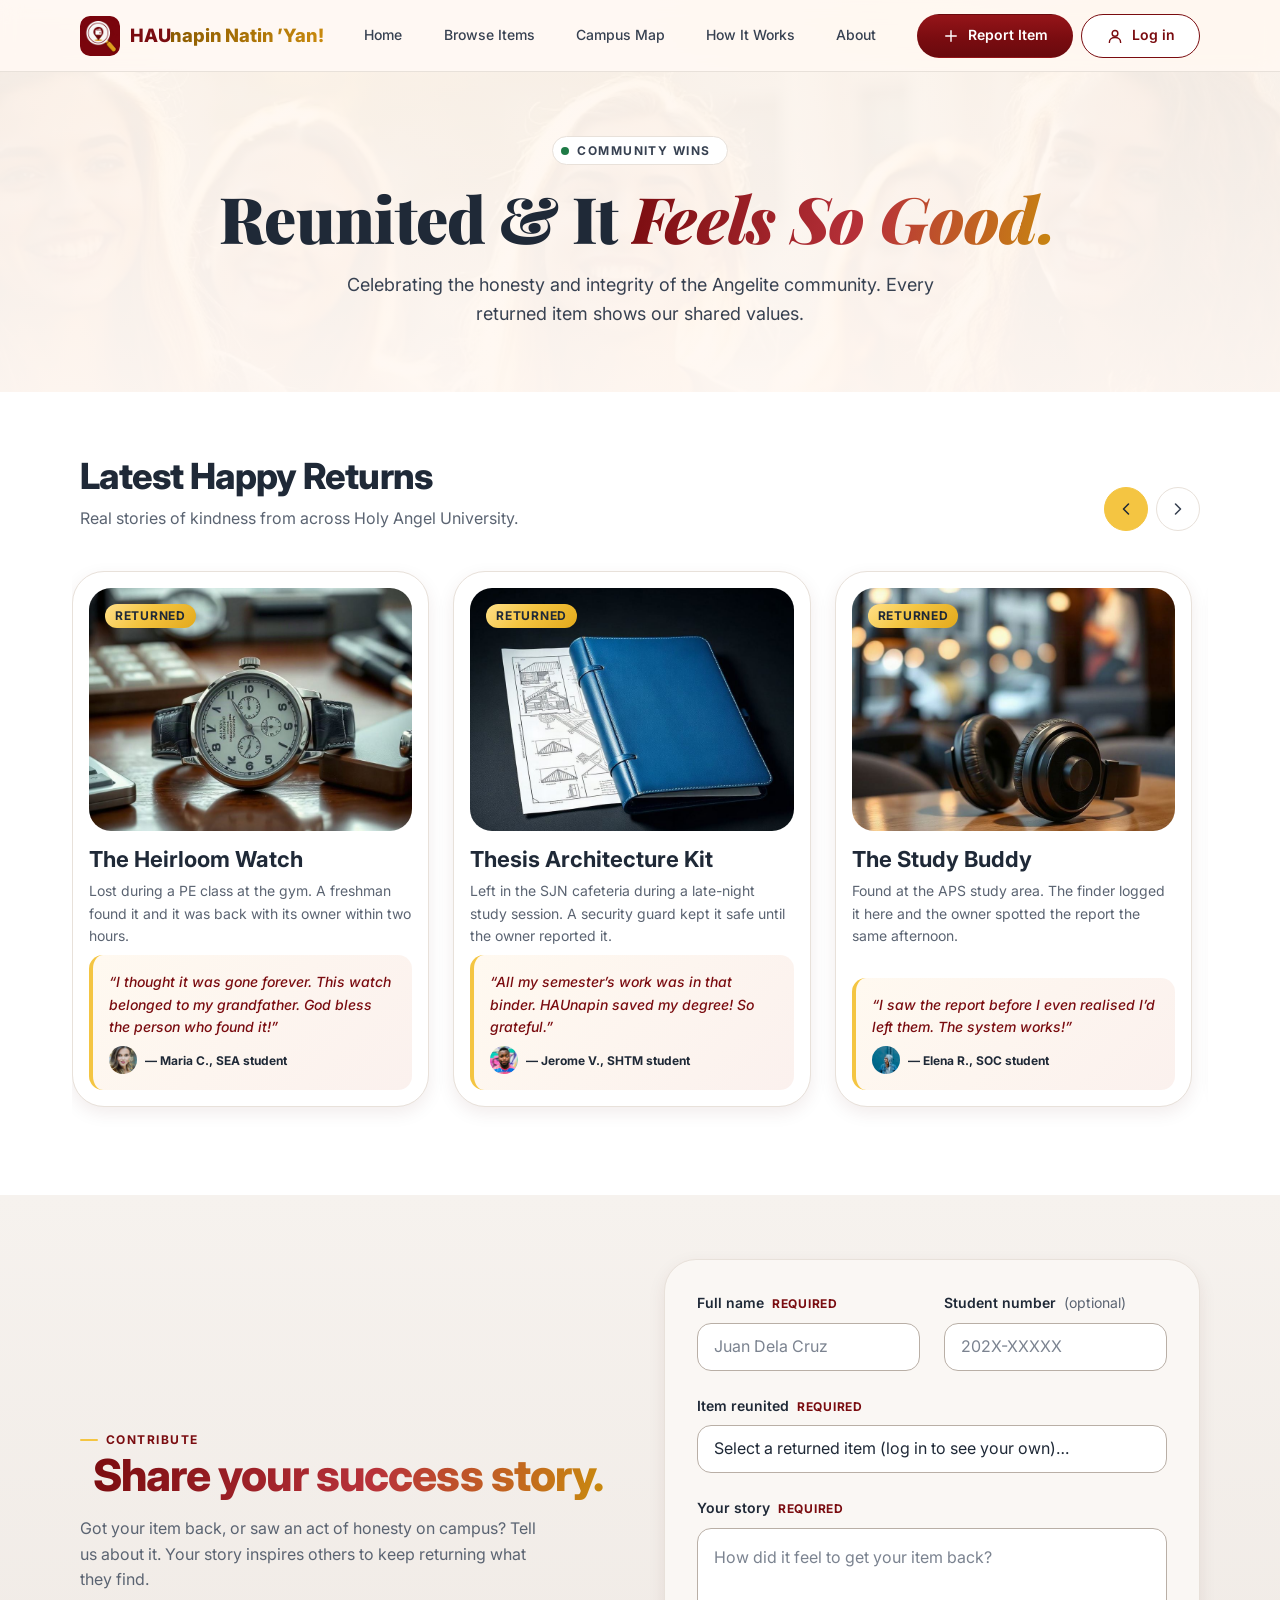
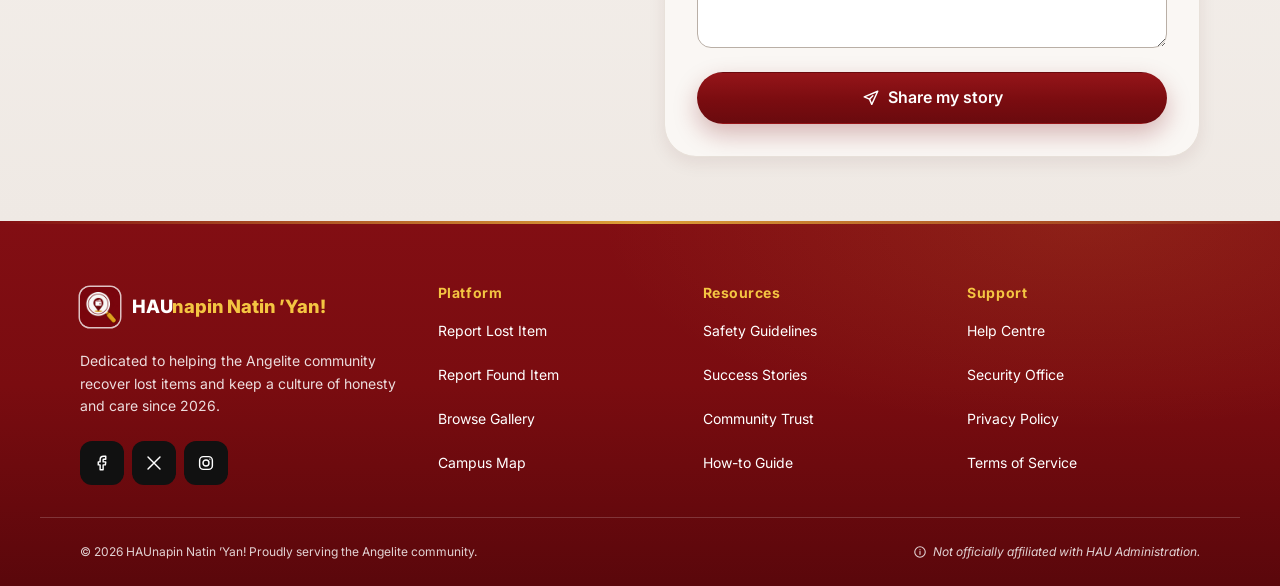
<file: stories.html>
<!DOCTYPE html>
<html lang="en">
<head>
<meta charset="UTF-8">
<meta name="viewport" content="width=device-width, initial-scale=1, viewport-fit=cover">
<title>Success Stories | HAUnapin Natin ’Yan!</title>
<meta name="description" content="Stories of lost items returned to their owners at Holy Angel University.">
<meta name="theme-color" content="#7A0C10">
<link rel="icon" href="images/favicon.svg" type="image/svg+xml">
<link rel="apple-touch-icon" href="images/apple-touch-icon.png">
<link rel="preconnect" href="https://fonts.googleapis.com">
<link rel="preconnect" href="https://fonts.gstatic.com" crossorigin>
<link href="https://fonts.googleapis.com/css2?family=Inter:wght@400;500;600;700;800;900&family=Playfair+Display:ital,wght@0,700;0,800;0,900;1,700;1,800;1,900&display=swap" rel="stylesheet">
<link rel="stylesheet" href="css/styles.css?v=20261010u">
</head>
<body data-page="stories">

<a class="skip-link" href="#main">Skip to content</a>
<header class="site-header">
  <div class="container header-inner">
    <a class="brand" href="index.html" aria-label="HAUnapin Natin ’Yan! home"><img class="brand-mark" src="images/logo-mark.png" alt="" width="40" height="40"><span class="brand-name ">HAU<span>napin Natin ’Yan!</span></span></a>
    <nav class="main-nav" aria-label="Primary">
      <ul class="nav-list list-reset" role="list">
          <li><a class="nav-link" href="index.html" data-nav="home">Home</a></li>
          <li><a class="nav-link" href="browse.html" data-nav="browse">Browse Items</a></li>
          <li><a class="nav-link" href="map.html" data-nav="map">Campus Map</a></li>
          <li><a class="nav-link" href="how.html" data-nav="how">How It Works</a></li>
          <li><a class="nav-link" href="about.html" data-nav="about">About</a></li>
      </ul>
    </nav>
    <div class="header-actions">
      <a class="btn btn-primary header-cta" href="report.html"><svg class="icon" viewBox="0 0 24 24" fill="none" stroke="currentColor" stroke-width="1.9" stroke-linecap="round" stroke-linejoin="round" aria-hidden="true" focusable="false"><path d="M12 5v14M5 12h14"/></svg>Report Item</a>
      <div id="accountSlot" class="account-slot"></div>
      <button type="button" class="icon-btn menu-btn" id="menuBtn" aria-label="Open menu" aria-expanded="false" aria-controls="drawer"><svg class="icon" viewBox="0 0 24 24" fill="none" stroke="currentColor" stroke-width="1.9" stroke-linecap="round" stroke-linejoin="round" aria-hidden="true" focusable="false"><path d="M4 7h16M4 12h16M4 17h16"/></svg></button>
    </div>
  </div>
</header>
<div class="drawer-backdrop" id="drawerBackdrop" hidden>
  <aside class="drawer" id="drawer" aria-label="Menu" hidden>
    <div class="drawer-head">
      <a class="brand" href="index.html" aria-label="HAUnapin Natin ’Yan! home"><img class="brand-mark" src="images/logo-mark.png" alt="" width="40" height="40"><span class="brand-name ">HAU<span>napin Natin ’Yan!</span></span></a>
      <button type="button" class="icon-btn" data-close-drawer aria-label="Close menu"><svg class="icon" viewBox="0 0 24 24" fill="none" stroke="currentColor" stroke-width="1.9" stroke-linecap="round" stroke-linejoin="round" aria-hidden="true" focusable="false"><path d="M6 6l12 12M18 6 6 18"/></svg></button>
    </div>
    <nav class="drawer-nav" aria-label="Mobile">
      <a href="index.html" data-nav="home">Home</a>
      <a href="browse.html" data-nav="browse">Browse Items</a>
      <a href="map.html" data-nav="map">Campus Map</a>
      <a href="how.html" data-nav="how">How It Works</a>
      <a href="about.html" data-nav="about">About</a>
      <a href="stories.html" data-nav="stories">Success Stories</a>
      <a href="safety.html" data-nav="safety">Safety Guidelines</a>
      <a href="help.html" data-nav="help">Help Centre</a>
    </nav>
    <div class="drawer-account" id="drawerAccount"></div>
    <div class="drawer-foot">
      <a class="btn btn-primary btn-lg" href="report.html?type=lost"><svg class="icon" viewBox="0 0 24 24" fill="none" stroke="currentColor" stroke-width="1.9" stroke-linecap="round" stroke-linejoin="round" aria-hidden="true" focusable="false"><circle cx="11" cy="11" r="7"/><path d="m20 20-3.6-3.6"/></svg>I Lost Something</a>
      <a class="btn btn-gold btn-lg" href="report.html?type=found"><svg class="icon" viewBox="0 0 24 24" fill="none" stroke="currentColor" stroke-width="1.9" stroke-linecap="round" stroke-linejoin="round" aria-hidden="true" focusable="false"><path d="M7 11V6.5a1.5 1.5 0 0 1 3 0V11M10 10.5V5a1.5 1.5 0 0 1 3 0v5.5M13 10.5V6a1.5 1.5 0 0 1 3 0v6M16 11a1.5 1.5 0 0 1 3 0v3a7 7 0 0 1-7 7h-.5a6 6 0 0 1-4.6-2.2L4 15.5a1.5 1.5 0 0 1 2.2-2L7 14.5V11"/></svg>I Found Something</a>
    </div>
  </aside>
</div>
<div class="page">
<main id="main" tabindex="-1">

  <section class="page-banner  " aria-labelledby="pageTitle">
    <div class="hero-bg" aria-hidden="true"><img src="images/campus/students.jpg" alt=""></div>
    <div class="container">
      <p class="eyebrow eyebrow-pill"><span class="dot" aria-hidden="true"></span>Community wins</p>
      <h1 id="pageTitle">Reunited &amp; It <span class="accent">Feels So Good.</span></h1>
      <p class="banner-lead">Celebrating the honesty and integrity of the Angelite community. Every returned item shows our shared values.</p>
    </div>
  </section>
  <section class="section bg-white" aria-labelledby="returnsTitle">
    <div class="container">
      <div class="section-head">
        <div>
          <h2 id="returnsTitle" class="h-sans">Latest Happy Returns</h2>
          <p>Real stories of kindness from across Holy Angel University.</p>
        </div>
        <div class="cluster">
          <button type="button" class="icon-btn is-gold" data-scroll="-1" aria-label="Previous stories" aria-controls="storyTrack"><svg class="icon" viewBox="0 0 24 24" fill="none" stroke="currentColor" stroke-width="1.9" stroke-linecap="round" stroke-linejoin="round" aria-hidden="true" focusable="false"><path d="m15 6-6 6 6 6"/></svg></button>
          <button type="button" class="icon-btn" data-scroll="1" aria-label="Next stories" aria-controls="storyTrack"><svg class="icon" viewBox="0 0 24 24" fill="none" stroke="currentColor" stroke-width="1.9" stroke-linecap="round" stroke-linejoin="round" aria-hidden="true" focusable="false"><path d="m9 6 6 6-6 6"/></svg></button>
        </div>
      </div>
      <div class="story-track" id="storyTrack" tabindex="0" aria-label="Success stories, scroll sideways for more" role="region"></div>
    </div>
  </section>

  <section class="section band-grey" aria-labelledby="shareTitle">
    <div class="container split">
      <div>
        <p class="eyebrow">Contribute</p>
        <h2 id="shareTitle" class="h-sans h-burgundy big">Share your success story.</h2>
        <p class="muted" style="margin-top:var(--s-2);max-width:46ch">Got your item back, or saw an act of honesty on campus? Tell us about it. Your story inspires others to keep returning what they find.</p>
      </div>
      <form class="card card-pad form-card" id="storyForm" novalidate>
        <div class="field-row">
          <div class="field"><label class="label" for="sName">Full name <span class="req">Required</span></label><input class="input" id="sName" autocomplete="name" placeholder="Juan Dela Cruz" aria-describedby="sNameErr"><p class="error" id="sNameErr"></p></div>
          <div class="field"><label class="label" for="sStudent">Student number <span class="opt">(optional)</span></label><input class="input" id="sStudent" placeholder="202X-XXXXX" aria-describedby="sStudentErr"><p class="error" id="sStudentErr"></p></div>
        </div>
        <div class="field"><label class="label" for="sItem">Item reunited <span class="req">Required</span></label><select class="select" id="sItem" aria-describedby="sItemErr"><option value="">Select from your reports…</option></select><p class="error" id="sItemErr"></p></div>
        <div class="field"><label class="label" for="sStory">Your story <span class="req">Required</span></label><textarea class="textarea" id="sStory" maxlength="500" placeholder="How did it feel to get your item back?" aria-describedby="sStoryErr"></textarea><p class="error" id="sStoryErr"></p></div>
        <button class="btn btn-primary btn-lg btn-block" type="submit" style="margin-top:var(--s-3)"><svg class="icon" viewBox="0 0 24 24" fill="none" stroke="currentColor" stroke-width="1.9" stroke-linecap="round" stroke-linejoin="round" aria-hidden="true" focusable="false"><path d="M21 3 3 10.5l7 3 3 7L21 3Z"/><path d="m10 13.5 4.5-4.5"/></svg>Share my story</button>
      </form>
    </div>
  </section>
</main>
</div>

<footer class="site-footer">
  <div class="container footer-top">
    <div class="footer-brand">
      <a class="brand brand-footer" href="index.html" aria-label="HAUnapin Natin ’Yan! home"><img class="brand-mark footer-logo" src="images/logo-mark.png" alt="" width="40" height="40"><span class="brand-name">HAU<span>napin Natin ’Yan!</span></span></a>
      <p>Dedicated to helping the Angelite community recover lost items and keep a culture of honesty and care since 2026.</p>
      <div class="socials">
        <a href="https://www.facebook.com/holyangel1933" target="_blank" rel="noopener" aria-label="Holy Angel University on Facebook (opens in a new tab)"><svg class="icon" viewBox="0 0 24 24" fill="none" stroke="currentColor" stroke-width="1.9" stroke-linecap="round" stroke-linejoin="round" aria-hidden="true" focusable="false"><path d="M14 3h3v4h-2.5a1 1 0 0 0-1 1v2.5H17l-.5 4h-3V21h-4v-6.5H7v-4h2.5V7.5A4.5 4.5 0 0 1 14 3Z"/></svg></a>
        <a href="https://twitter.com/holyangel1933" target="_blank" rel="noopener" aria-label="Holy Angel University on X (opens in a new tab)"><svg class="icon" viewBox="0 0 24 24" fill="none" stroke="currentColor" stroke-width="1.9" stroke-linecap="round" stroke-linejoin="round" aria-hidden="true" focusable="false"><path d="M4 4l16 16M20 4 4 20"/></svg></a>
        <a href="https://www.instagram.com/holyangel1933/" target="_blank" rel="noopener" aria-label="Holy Angel University on Instagram (opens in a new tab)"><svg class="icon" viewBox="0 0 24 24" fill="none" stroke="currentColor" stroke-width="1.9" stroke-linecap="round" stroke-linejoin="round" aria-hidden="true" focusable="false"><rect x="3.5" y="3.5" width="17" height="17" rx="5"/><circle cx="12" cy="12" r="4"/><path d="M17.2 6.8v.01"/></svg></a>
      </div>
    </div>
    <nav class="footer-col" aria-labelledby="fPlatform">
      <h2 id="fPlatform">Platform</h2>
      <a href="report.html?type=lost">Report Lost Item</a>
      <a href="report.html?type=found">Report Found Item</a>
      <a href="browse.html">Browse Gallery</a>
      <a href="map.html">Campus Map</a>
    </nav>
    <nav class="footer-col" aria-labelledby="fResources">
      <h2 id="fResources">Resources</h2>
      <a href="safety.html">Safety Guidelines</a>
      <a href="stories.html">Success Stories</a>
      <a href="about.html#mission">Community Trust</a>
      <a href="how.html">How-to Guide</a>
    </nav>
    <nav class="footer-col" aria-labelledby="fSupport">
      <h2 id="fSupport">Support</h2>
      <a href="help.html">Help Centre</a>
      <a href="help.html#contact">Security Office</a>
      <a href="legal.html#privacy">Privacy Policy</a>
      <a href="legal.html#terms">Terms of Service</a>
    </nav>
  </div>
  <div class="container footer-bottom">
    <p>&copy; <span id="year">2026</span> HAUnapin Natin ’Yan! Proudly serving the Angelite community.</p>
    <p class="footer-note"><svg class="icon" viewBox="0 0 24 24" fill="none" stroke="currentColor" stroke-width="1.9" stroke-linecap="round" stroke-linejoin="round" aria-hidden="true" focusable="false"><circle cx="12" cy="12" r="9"/><path d="M12 11v5M12 8v.01"/></svg>Not officially affiliated with HAU Administration.</p>
  </div>
</footer>
<script src="js/sync.js?v=20261010u"></script>
<script src="js/icons.js?v=20261010u"></script>
<script src="js/data.js?v=20261010u"></script>
<script src="js/store.js?v=20261010u"></script>
<script src="js/auth.js?v=20261010u"></script>
<script src="js/ui.js?v=20261010u"></script>
<script src="js/pages/content.js?v=20261010u"></script>
</body>
</html>
</file>
<file: css/styles.css>
/* ============================================================
   HAUnapin Natin 'Yan! — Campus Lost & Found
   Design system + components. Mobile-first.
   Breakpoints: 600 (large phone) / 900 (tablet) / 1200 (desktop)
   ============================================================ */

/* ---------- 1. Design tokens ---------- */
:root {
  /* Brand (from the Figma style guide) */
  --burgundy: #7A0C10;
  --burgundy-dark: #4A0404;
  --burgundy-600: #9B1B20;
  --burgundy-50: #FBEFEF;
  --burgundy-100: #F6DCDC;
  --gold: #F4C542;
  --gold-dark: #D4A017;
  --gold-50: #FFF7DC;
  --gold-text: #7A5300;          /* gold-family text that passes 4.5:1 on light surfaces */
  --sage: #8CB69B;
  --sage-dark: #5E8C6E;
  --sage-50: #EAF3ED;

  /* Surfaces */
  --cream: #FFF8F3;
  --surface: #FFFFFF;
  --surface-2: #FAF7F4;
  --surface-3: #F3EEEA;
  --line: #E8E1DA;
  --line-strong: #B9AFA6;        /* field and control outlines (3:1 on white) */

  /* Text */
  --ink: #1F2937;
  --ink-2: #374151;
  --muted: #5B6472;              /* secondary text, 5.9:1 on white */
  --on-dark: #FFFFFF;

  /* Status */
  --lost: var(--burgundy);
  --lost-bg: var(--burgundy-50);
  --found: var(--gold-text);
  --found-bg: var(--gold-50);
  --ok: #1E7A46;
  --ok-bg: #E7F5EC;
  --info: #1D4E89;
  --info-bg: #E8F0FA;
  --danger: #B42318;

  /* Type */
  --font-display: 'Playfair Display', Georgia, 'Times New Roman', serif;
  --font-body: 'Inter', system-ui, -apple-system, 'Segoe UI', Roboto, sans-serif;
  --fs-xs: 0.75rem;
  --fs-sm: 0.875rem;
  --fs-md: 1rem;
  --fs-lg: 1.125rem;
  --fs-xl: 1.375rem;
  --fs-2xl: clamp(1.6rem, 1.2rem + 1.6vw, 2.25rem);
  --fs-3xl: clamp(2.1rem, 1.4rem + 3vw, 3.5rem);

  /* Spacing: 8px base grid */
  --s-half: 0.25rem;   /* 4  */
  --s-1: 0.5rem;       /* 8  */
  --s-2: 1rem;         /* 16 */
  --s-3: 1.5rem;       /* 24 */
  --s-4: 2rem;         /* 32 */
  --s-5: 3rem;         /* 48 */
  --s-6: 4rem;         /* 64 */
  --s-7: 6rem;         /* 96 */

  /* Shape */
  --r-sm: 8px;
  --r-md: 14px;
  --r-lg: 22px;
  --r-xl: 32px;
  --r-pill: 999px;

  /* Elevation */
  --shadow-1: 0 1px 2px rgba(31, 41, 55, 0.06), 0 1px 3px rgba(31, 41, 55, 0.08);
  --shadow-2: 0 6px 18px rgba(74, 4, 4, 0.08);
  --shadow-3: 0 18px 40px rgba(74, 4, 4, 0.16);
  --shadow-cta: 0 10px 24px rgba(122, 12, 16, 0.28);

  /* Layers (base < card < sticky header < map overlays < sheets < modals < toast) */
  --z-base: 0;
  --z-card: 10;
  --z-sticky: 100;
  --z-map-overlay: 200;
  --z-sheet: 300;
  --z-modal: 400;
  --z-toast: 500;

  /* Layout */
  --container: 1200px;
  --gutter: clamp(1rem, 4vw, 2.5rem);
  --header-h: 72px;
  --tap: 44px;
  --ease: cubic-bezier(.22, .8, .24, 1);
  --focus: 0 0 0 3px var(--surface), 0 0 0 5px var(--burgundy);
}

/* ---------- 2. Reset ---------- */
*, *::before, *::after { box-sizing: border-box; }
html { -webkit-text-size-adjust: 100%; scroll-behavior: smooth; scroll-padding-top: calc(var(--header-h) + 16px); }
body, h1, h2, h3, h4, p, ul, ol, figure, blockquote, dl, dd { margin: 0; }
ul[role="list"], ol[role="list"], .list-reset { list-style: none; padding: 0; }
img, svg, video { display: block; max-width: 100%; }
input, button, textarea, select { font: inherit; color: inherit; }
button { cursor: pointer; background: none; border: 0; padding: 0; }
a { color: inherit; }
body {
  font-family: var(--font-body); font-size: var(--fs-md); line-height: 1.6; color: var(--ink);
  background: var(--cream); -webkit-font-smoothing: antialiased; text-rendering: optimizeLegibility;
  min-height: 100vh; min-height: 100dvh; display: flex; flex-direction: column;
}
.page { overflow-x: hidden; flex: 1 0 auto; } /* page wrapper: no sideways scrolling */
h1, h2, h3, h4 { line-height: 1.15; color: var(--ink); }
h1, h2 { font-family: var(--font-display); font-weight: 700; letter-spacing: -0.01em; }
h3, h4 { font-weight: 700; }
:focus-visible { outline: none; box-shadow: var(--focus); border-radius: var(--r-sm); }
[hidden] { display: none !important; }
html.is-locked { overflow: hidden; }

@media (prefers-reduced-motion: reduce) {
  html { scroll-behavior: auto; }
  *, *::before, *::after { animation-duration: 0.001ms !important; animation-iteration-count: 1 !important; transition-duration: 0.001ms !important; }
}

/* ---------- 3. Utilities ---------- */
.container { width: 100%; max-width: var(--container); margin-inline: auto; padding-inline: var(--gutter); }
.stack > * + * { margin-top: var(--s-2); }
.cluster { display: flex; flex-wrap: wrap; gap: var(--s-1); align-items: center; }
.grid { display: grid; gap: var(--s-3); }
.grid-3 { grid-template-columns: minmax(0, 1fr); }
@media (min-width: 600px) { .grid-3 { grid-template-columns: repeat(2, minmax(0, 1fr)); } }
@media (min-width: 900px) { .grid-3 { grid-template-columns: repeat(3, minmax(0, 1fr)); } }
.visually-hidden {
  position: absolute !important; width: 1px; height: 1px; padding: 0; margin: -1px;
  overflow: hidden; clip: rect(0 0 0 0); white-space: nowrap; border: 0;
}
.skip-link {
  position: absolute; left: var(--s-2); top: -100px; z-index: var(--z-toast);
  background: var(--burgundy); color: var(--on-dark); padding: var(--s-1) var(--s-2); border-radius: var(--r-sm); font-weight: 600;
}
.skip-link:focus { top: var(--s-1); }
.eyebrow {
  display: inline-flex; align-items: center; gap: var(--s-1);
  font-size: var(--fs-xs); font-weight: 700; letter-spacing: 0.12em; text-transform: uppercase; color: var(--burgundy);
}
.eyebrow-pill { padding: var(--s-half) var(--s-2) var(--s-half) var(--s-1); background: var(--surface); border: 1px solid var(--line); border-radius: var(--r-pill); color: var(--ink-2); }
.eyebrow-pill .dot { width: 8px; height: 8px; border-radius: 50%; background: var(--ok); }
.muted { color: var(--muted); }
.accent { color: var(--burgundy); font-style: italic; }
.accent-gold { color: var(--gold-text); }
.section { padding-block: var(--s-6); }
.section-head { display: flex; flex-wrap: wrap; align-items: flex-end; justify-content: space-between; gap: var(--s-2); margin-bottom: var(--s-4); }
.section-head h2 { font-size: var(--fs-2xl); }
.section-head p { color: var(--muted); max-width: 52ch; margin-top: var(--s-1); }
.text-link {
  display: inline-flex; align-items: center; gap: var(--s-half); min-height: var(--tap);
  color: var(--burgundy); font-weight: 600; text-decoration: underline; text-decoration-thickness: 1px; text-underline-offset: 4px;
}
.text-link:hover { color: var(--burgundy-dark); }
.icon { width: 1.25em; height: 1.25em; flex: none; }

/* ---------- 4. Buttons ---------- */
.btn {
  display: inline-flex; align-items: center; justify-content: center; gap: var(--s-1);
  min-height: var(--tap); padding: 0 var(--s-3); border-radius: var(--r-pill);
  font-weight: 600; font-size: var(--fs-sm); line-height: 1.2; text-decoration: none; white-space: nowrap;
  border: 1.5px solid transparent; transition: background 0.2s var(--ease), color 0.2s var(--ease), box-shadow 0.2s var(--ease), transform 0.2s var(--ease);
}
.btn .icon { width: 18px; height: 18px; }
.btn:active { transform: translateY(1px); }
.btn-primary { background: var(--burgundy); color: var(--on-dark); box-shadow: var(--shadow-cta); }
.btn-primary:hover { background: var(--burgundy-dark); }
.btn-gold { background: var(--gold); color: var(--ink); }
.btn-gold:hover { background: #EDB92A; }
.btn-dark { background: var(--ink); color: var(--on-dark); }
.btn-dark:hover { background: #111827; }
.btn-outline { background: var(--surface); color: var(--ink); border-color: var(--line-strong); }
.btn-outline:hover { border-color: var(--burgundy); color: var(--burgundy); }
.btn-ghost { color: var(--ink-2); }
.btn-ghost:hover { background: var(--surface-3); }
.btn-lg { min-height: 52px; padding: 0 var(--s-4); font-size: var(--fs-md); }
.btn-block { width: 100%; }
.btn[disabled], .btn[aria-disabled="true"] { opacity: 0.5; cursor: not-allowed; box-shadow: none; }
.icon-btn {
  width: var(--tap); height: var(--tap); flex: none; display: inline-flex; align-items: center; justify-content: center;
  border-radius: 50%; background: var(--surface); border: 1px solid var(--line); color: var(--ink-2); transition: background 0.2s, color 0.2s, border-color 0.2s;
}
.icon-btn:hover { border-color: var(--burgundy); color: var(--burgundy); }
.icon-btn .icon { width: 20px; height: 20px; }

/* ---------- 5. Chips, badges, tags ---------- */
.chip {
  display: inline-flex; align-items: center; gap: var(--s-1); min-height: var(--tap); padding: 0 var(--s-2);
  border-radius: var(--r-pill); background: var(--surface); border: 1px solid var(--line-strong);
  font-size: var(--fs-sm); font-weight: 500; color: var(--ink-2); transition: background 0.2s, color 0.2s, border-color 0.2s;
}
.chip:hover { border-color: var(--burgundy); }
.chip[aria-pressed="true"] { background: var(--burgundy); border-color: var(--burgundy); color: var(--on-dark); }
.chip .count { font-size: var(--fs-xs); opacity: 0.8; }
.badge {
  display: inline-flex; align-items: center; gap: var(--s-half); padding: 2px 10px; border-radius: var(--r-pill);
  font-size: var(--fs-xs); font-weight: 700; letter-spacing: 0.06em; text-transform: uppercase; white-space: nowrap;
}
.badge .icon { width: 12px; height: 12px; }
.badge-lost { background: var(--lost-bg); color: var(--lost); }
.badge-found { background: var(--found-bg); color: var(--found); }
.badge-returned { background: var(--ok-bg); color: var(--ok); }
.badge-claim { background: var(--info-bg); color: var(--info); }
.badge-solid-lost { background: var(--burgundy); color: var(--on-dark); }
.badge-solid-found { background: var(--gold); color: var(--ink); }
.tag { font-size: var(--fs-xs); font-weight: 700; letter-spacing: 0.08em; text-transform: uppercase; color: var(--muted); }

/* ---------- 6. Forms ---------- */
.field { display: grid; gap: var(--s-1); }
.field + .field { margin-top: var(--s-3); }
.field-row { display: grid; gap: var(--s-3); grid-template-columns: minmax(0, 1fr); }
@media (min-width: 600px) { .field-row { grid-template-columns: repeat(2, minmax(0, 1fr)); } }
.field-row + .field, .field + .field-row, .field-row + .field-row { margin-top: var(--s-3); }
.label { font-size: var(--fs-sm); font-weight: 600; color: var(--ink); display: flex; align-items: baseline; gap: var(--s-1); flex-wrap: wrap; }
.label .req { font-size: var(--fs-xs); font-weight: 700; letter-spacing: 0.06em; color: var(--burgundy); text-transform: uppercase; }
.label .opt { font-weight: 400; color: var(--muted); }
.hint { font-size: var(--fs-sm); color: var(--muted); }
.input, .select, .textarea {
  width: 100%; min-height: 48px; padding: 0 var(--s-2); border-radius: var(--r-md);
  background: var(--surface); border: 1px solid var(--line-strong); color: var(--ink);
  transition: border-color 0.2s, box-shadow 0.2s;
}
.textarea { padding: var(--s-2); min-height: 120px; resize: vertical; line-height: 1.5; }
.select {
  appearance: none; -webkit-appearance: none; padding-right: var(--s-5);
  background-image: url("data:image/svg+xml,%3Csvg xmlns='http://www.w3.org/2000/svg' viewBox='0 0 24 24' fill='none' stroke='%237A0C10' stroke-width='2.2' stroke-linecap='round' stroke-linejoin='round'%3E%3Cpath d='m6 9 6 6 6-6'/%3E%3C/svg%3E");
  background-repeat: no-repeat; background-position: right 14px center; background-size: 18px;
}
.input::placeholder, .textarea::placeholder { color: #7B8390; }
.input:focus, .select:focus, .textarea:focus { outline: none; border-color: var(--burgundy); box-shadow: 0 0 0 3px rgba(122, 12, 16, 0.18); }
.input[aria-invalid="true"], .select[aria-invalid="true"], .textarea[aria-invalid="true"] { border-color: var(--danger); }
.input-icon { position: relative; }
.input-icon .icon { position: absolute; left: 14px; top: 50%; transform: translateY(-50%); width: 20px; height: 20px; color: var(--burgundy); pointer-events: none; }
.input-icon .input { padding-left: 44px; }
.error { font-size: var(--fs-sm); color: var(--danger); font-weight: 500; display: flex; gap: var(--s-half); align-items: flex-start; }
.error:empty { display: none; }
.check { display: flex; align-items: flex-start; gap: var(--s-1); min-height: var(--tap); padding-block: 10px; cursor: pointer; font-size: var(--fs-sm); }
.check input { width: 20px; height: 20px; margin: 1px 0 0; accent-color: var(--burgundy); flex: none; }
.radio-list { display: grid; gap: 2px; }

/* ---------- 7. Cards ---------- */
.card { background: var(--surface); border-radius: var(--r-lg); box-shadow: var(--shadow-1); border: 1px solid var(--line); }
.card-pad { padding: var(--s-3); }
@media (min-width: 900px) { .card-pad { padding: var(--s-4); } }

/* Item card (shared by Home, Browse) */
.item-card {
  position: relative; display: flex; flex-direction: column; height: 100%;
  background: var(--surface); border: 1px solid var(--line); border-radius: var(--r-lg); box-shadow: var(--shadow-1);
  overflow: hidden; transition: box-shadow 0.25s var(--ease), transform 0.25s var(--ease), border-color 0.25s;
}
.item-card:hover { box-shadow: var(--shadow-2); transform: translateY(-2px); }
.item-card.is-active { border-color: var(--burgundy); box-shadow: 0 0 0 2px var(--burgundy), var(--shadow-2); }
.item-media { position: relative; aspect-ratio: 4 / 3; background: var(--surface-3); overflow: hidden; }
.item-media img { width: 100%; height: 100%; object-fit: cover; }
.item-media .badge { position: absolute; top: var(--s-2); left: var(--s-2); z-index: 1; box-shadow: var(--shadow-1); }
.item-media .state-badge { left: auto; right: var(--s-2); }
.art {
  width: 100%; height: 100%; display: grid; place-items: center;
  background: radial-gradient(120% 90% at 30% 20%, var(--surface) 0%, var(--surface-3) 70%);
}
.art svg { width: 38%; height: auto; color: var(--burgundy); opacity: 0.9; }
.art.is-found svg { color: var(--gold-dark); }
.item-body { display: flex; flex-direction: column; gap: var(--s-1); padding: var(--s-2) var(--s-3) var(--s-3); flex: 1; }
.item-body h3 { font-size: var(--fs-lg); line-height: 1.3; }
.item-body h3 a { text-decoration: none; }
.item-body h3 a::after { content: ''; position: absolute; inset: 0; z-index: 2; border-radius: inherit; } /* whole card clickable */
.item-body h3 a:focus-visible { box-shadow: none; }
.item-card:has(h3 a:focus-visible) { box-shadow: var(--focus); }
.item-desc { color: var(--muted); font-size: var(--fs-sm); display: -webkit-box; -webkit-line-clamp: 2; -webkit-box-orient: vertical; overflow: hidden; }
.meta { display: grid; gap: var(--s-half); margin-top: auto; padding-top: var(--s-1); font-size: var(--fs-sm); color: var(--muted); }
.meta li { display: flex; align-items: center; gap: var(--s-1); min-width: 0; }
.meta li span { overflow: hidden; text-overflow: ellipsis; white-space: nowrap; }
.meta .icon { width: 16px; height: 16px; color: var(--burgundy); }
.meta-inline { margin-top: 0; padding-top: 0; grid-auto-flow: column; justify-content: start; gap: var(--s-2); }
.loc-bar {
  margin-top: auto; display: flex; align-items: center; gap: var(--s-1); padding: 10px var(--s-2); border-radius: var(--r-md);
  font-size: var(--fs-sm); font-weight: 600; background: var(--burgundy); color: var(--on-dark);
}
.loc-bar.is-found { background: var(--gold); color: var(--ink); }
.loc-bar .icon { width: 16px; height: 16px; }
.loc-bar span { overflow: hidden; text-overflow: ellipsis; white-space: nowrap; }

/* Compact row card (map list, similar items) */
.row-card {
  display: grid; grid-template-columns: 56px minmax(0, 1fr); gap: var(--s-2); align-items: center; width: 100%;
  padding: var(--s-1) var(--s-2) var(--s-1) var(--s-1); border-radius: var(--r-md); background: var(--surface);
  border: 1px solid var(--line); text-align: left; transition: border-color 0.2s, background 0.2s, box-shadow 0.2s; min-height: 72px;
}
.row-card:hover { border-color: var(--burgundy-100); }
.row-card.is-active { border-color: var(--burgundy); background: var(--burgundy-50); }
.row-card .thumb { width: 56px; height: 56px; border-radius: var(--r-sm); overflow: hidden; background: var(--surface-3); display: grid; place-items: center; }
.row-card .thumb img { width: 100%; height: 100%; object-fit: cover; }
.row-card .thumb svg { width: 28px; height: 28px; color: var(--burgundy); }
.row-card .thumb.is-found svg { color: var(--gold-dark); }
.row-card .kind { font-size: var(--fs-xs); font-weight: 700; letter-spacing: 0.06em; text-transform: uppercase; }
.row-card .kind.is-lost { color: var(--lost); }
.row-card .kind.is-found { color: var(--found); }
.row-card strong { display: block; font-size: var(--fs-md); line-height: 1.3; overflow: hidden; text-overflow: ellipsis; white-space: nowrap; }
.row-card .sub { font-size: var(--fs-sm); color: var(--muted); overflow: hidden; text-overflow: ellipsis; white-space: nowrap; display: block; }

/* ---------- 8. Header + navigation ---------- */
.site-header {
  position: sticky; top: 0; z-index: var(--z-sticky); height: var(--header-h);
  background: rgba(255, 248, 243, 0.96); border-bottom: 1px solid var(--line);
  backdrop-filter: saturate(1.4) blur(10px); -webkit-backdrop-filter: saturate(1.4) blur(10px);
}
.header-inner { height: 100%; display: flex; align-items: center; justify-content: space-between; gap: var(--s-2); }
.brand { display: inline-flex; align-items: center; gap: 10px; text-decoration: none; min-height: var(--tap); flex: none; }
.brand-mark { width: 40px; height: 40px; flex: none; }
.brand-name { font-weight: 800; font-size: 1.15rem; letter-spacing: -0.01em; color: var(--burgundy); white-space: nowrap; }
.brand-name span { color: var(--gold-text); }
.main-nav { display: none; }
.nav-list { display: flex; gap: var(--s-1); }
.nav-link {
  position: relative; display: inline-flex; align-items: center; min-height: var(--tap); padding: 0 var(--s-2);
  font-size: var(--fs-sm); font-weight: 500; color: var(--ink-2); text-decoration: none; border-radius: var(--r-sm);
}
.nav-link:hover { color: var(--burgundy); }
.nav-link[aria-current="page"] { color: var(--burgundy); font-weight: 600; }
.nav-link[aria-current="page"]::after {
  content: ''; position: absolute; left: var(--s-2); right: var(--s-2); bottom: 6px; height: 2px; border-radius: 2px; background: var(--burgundy);
}
.header-actions { display: flex; align-items: center; gap: var(--s-1); }
.header-cta { display: none; }
.menu-btn { display: inline-flex; }
@media (min-width: 900px) {
  .main-nav { display: block; }
  .header-cta { display: inline-flex; }
  .menu-btn { display: none; }
}

/* Mobile drawer */
.drawer-backdrop {
  position: fixed; inset: 0; z-index: var(--z-modal); background: rgba(31, 41, 55, 0.5);
  opacity: 0; transition: opacity 0.25s var(--ease);
}
.drawer-backdrop.is-open { opacity: 1; }
.drawer {
  position: fixed; top: 0; right: 0; bottom: 0; z-index: calc(var(--z-modal) + 1);
  width: min(86vw, 360px); background: var(--cream); box-shadow: var(--shadow-3);
  display: flex; flex-direction: column; padding: var(--s-2) var(--s-3) var(--s-3);
  transform: translateX(100%); transition: transform 0.3s var(--ease); overflow-y: auto;
}
.drawer.is-open { transform: none; }
.drawer-head { display: flex; align-items: center; justify-content: space-between; margin-bottom: var(--s-3); }
.drawer-nav a {
  display: flex; align-items: center; min-height: 52px; padding: 0 var(--s-2); border-radius: var(--r-md);
  font-weight: 600; text-decoration: none; color: var(--ink);
}
.drawer-nav a:hover { background: var(--surface-3); }
.drawer-nav a[aria-current="page"] { background: var(--burgundy-50); color: var(--burgundy); }
.drawer-foot { margin-top: auto; padding-top: var(--s-3); display: grid; gap: var(--s-1); }

/* ---------- 9. Footer ---------- */
.site-footer { background: var(--burgundy); color: rgba(255, 255, 255, 0.86); flex: none; }
.footer-top { display: grid; gap: var(--s-4); padding-block: var(--s-6) var(--s-4); grid-template-columns: minmax(0, 1fr); }
@media (min-width: 900px) { .footer-top { grid-template-columns: 1.4fr 1fr 1fr 1fr; } }
.footer-brand .brand-name { color: var(--on-dark); }
.footer-brand .brand-name span { color: var(--gold); }
.footer-brand p { margin-top: var(--s-2); max-width: 36ch; font-size: var(--fs-sm); }
.footer-col h2 { font-family: var(--font-body); font-size: var(--fs-sm); font-weight: 700; color: var(--gold); letter-spacing: 0.04em; margin-bottom: var(--s-1); }
.footer-col a { display: flex; align-items: center; min-height: 40px; text-decoration: none; font-size: var(--fs-sm); color: rgba(255, 255, 255, 0.9); }
.footer-col a:hover { color: var(--on-dark); text-decoration: underline; text-underline-offset: 4px; }
.footer-bottom {
  display: flex; flex-wrap: wrap; justify-content: space-between; gap: var(--s-1);
  padding-block: var(--s-3); border-top: 1px solid rgba(255, 255, 255, 0.18); font-size: var(--fs-xs); color: rgba(255, 255, 255, 0.82);
}
.site-footer :focus-visible { box-shadow: 0 0 0 3px var(--burgundy), 0 0 0 5px var(--gold); }

/* ---------- 10. Overlays: modal, sheet, toast ---------- */
.modal-backdrop {
  position: fixed; inset: 0; z-index: var(--z-modal); background: rgba(31, 41, 55, 0.55);
  display: flex; align-items: flex-end; justify-content: center; padding: 0;
  opacity: 0; transition: opacity 0.2s var(--ease);
}
.modal-backdrop.is-open { opacity: 1; }
.modal {
  position: relative; width: 100%; max-height: 92dvh; overflow-y: auto; overscroll-behavior: contain;
  background: var(--surface); border-radius: var(--r-xl) var(--r-xl) 0 0; padding: var(--s-4) var(--s-3) var(--s-3);
  transform: translateY(16px); transition: transform 0.25s var(--ease); box-shadow: var(--shadow-3);
}
.modal-backdrop.is-open .modal { transform: none; }
@media (min-width: 600px) {
  .modal-backdrop { align-items: center; padding: var(--s-3); }
  .modal { max-width: 520px; border-radius: var(--r-xl); padding: var(--s-4); }
}
.modal-close { position: absolute; top: var(--s-2); right: var(--s-2); }
.modal h2 { font-size: var(--fs-xl); padding-right: var(--s-5); margin-bottom: var(--s-1); }
.modal-actions { display: flex; flex-wrap: wrap; gap: var(--s-1); justify-content: flex-end; margin-top: var(--s-3); }

.toast-region { position: fixed; left: 50%; bottom: var(--s-3); transform: translateX(-50%); z-index: var(--z-toast); width: min(92vw, 440px); pointer-events: none; }
.toast {
  display: flex; align-items: center; gap: var(--s-1); padding: var(--s-2); border-radius: var(--r-md);
  background: var(--ink); color: var(--on-dark); font-size: var(--fs-sm); box-shadow: var(--shadow-3);
  opacity: 0; transform: translateY(8px); transition: opacity 0.2s, transform 0.2s;
}
.toast.is-shown { opacity: 1; transform: none; }
.toast .icon { color: var(--gold); width: 20px; height: 20px; }

/* ============================================================
   PAGES
   ============================================================ */

/* ---------- Home: hero ---------- */
.hero { position: relative; padding-block: var(--s-5) var(--s-6); overflow: hidden; }
.hero::before {
  content: ''; position: absolute; inset: 0; z-index: -1;
  background:
    radial-gradient(60% 70% at 85% 10%, rgba(244, 197, 66, 0.18), transparent 70%),
    radial-gradient(50% 60% at 5% 90%, rgba(122, 12, 16, 0.08), transparent 70%),
    var(--cream);
}
.hero-grid { display: grid; gap: var(--s-5); align-items: center; grid-template-columns: minmax(0, 1fr); }
@media (min-width: 900px) { .hero-grid { grid-template-columns: 1.1fr 0.9fr; } }
.hero h1 { font-size: var(--fs-3xl); margin-top: var(--s-2); }
.hero h1 .line-2 { display: block; color: var(--burgundy); font-style: italic; }
.hero h1 .line-3 { display: block; color: var(--gold-text); font-style: italic; }
.hero-lead { margin-top: var(--s-2); font-size: var(--fs-lg); color: var(--muted); max-width: 46ch; }
.hero-ctas { display: flex; flex-wrap: wrap; gap: var(--s-2); margin-top: var(--s-4); }
.hero-visual { position: relative; min-height: 340px; }
.hero-photo {
  position: relative; margin-left: auto; width: min(100%, 420px); aspect-ratio: 1 / 1; border-radius: var(--r-xl);
  background: linear-gradient(145deg, #F4E3D5, #E9D3C2); box-shadow: var(--shadow-3); display: grid; place-items: center; overflow: hidden;
}
.hero-photo svg { width: 64%; height: auto; }
.float-card {
  position: absolute; background: var(--surface); border-radius: var(--r-lg); box-shadow: var(--shadow-3); padding: var(--s-2) var(--s-3);
}
.float-stat { left: 0; bottom: 16%; width: 172px; }
.float-stat strong { display: block; font-family: var(--font-display); font-size: 2.2rem; color: var(--burgundy); line-height: 1; }
.float-stat span { font-size: var(--fs-sm); color: var(--muted); }
.float-latest { right: var(--s-2); bottom: -6px; display: flex; align-items: center; gap: var(--s-1); max-width: 250px; padding: var(--s-1) var(--s-2); text-decoration: none; }
.float-latest .icon { color: var(--burgundy); width: 22px; height: 22px; }
.float-latest small { display: block; font-size: var(--fs-xs); font-weight: 700; letter-spacing: 0.06em; color: var(--burgundy); text-transform: uppercase; }
.float-latest b { display: block; font-size: var(--fs-sm); overflow: hidden; text-overflow: ellipsis; white-space: nowrap; max-width: 190px; }
@media (max-width: 599.98px) {
  .hero-visual { min-height: 0; }
  .hero-photo { width: 100%; aspect-ratio: 16 / 11; }
  .float-stat { bottom: var(--s-2); left: var(--s-2); width: auto; padding: var(--s-1) var(--s-2); }
  .float-stat strong { font-size: 1.7rem; }
  .float-latest { display: none; }
}

/* Quick search bar */
.quick-search {
  margin-top: var(--s-5); display: grid; gap: var(--s-2); grid-template-columns: minmax(0, 1fr);
  background: var(--surface); border-radius: var(--r-lg); box-shadow: var(--shadow-2); border: 1px solid var(--line); padding: var(--s-2);
}
@media (min-width: 900px) {
  .quick-search { grid-template-columns: 1.3fr 1fr 1fr auto; align-items: end; border-radius: var(--r-pill); padding: var(--s-1) var(--s-1) var(--s-1) var(--s-3); }
  .quick-search .field { padding-block: var(--s-1); }
  .quick-search .field + .field { margin-top: 0; border-left: 1px solid var(--line); padding-left: var(--s-2); }
  .quick-search .input, .quick-search .select { border: 0; min-height: 40px; padding-left: 0; background-color: transparent; }
  .quick-search .input:focus, .quick-search .select:focus { box-shadow: none; }
  .quick-search .btn { min-height: 52px; }
}
.quick-search .label { font-size: var(--fs-xs); letter-spacing: 0.08em; text-transform: uppercase; color: var(--muted); font-weight: 700; }

/* Stats strip */
.stats { display: grid; gap: var(--s-2); grid-template-columns: repeat(3, minmax(0, 1fr)); }
.stat { padding: var(--s-2); border-radius: var(--r-lg); background: var(--surface); border: 1px solid var(--line); text-align: center; }
.stat strong { display: block; font-family: var(--font-display); font-size: var(--fs-2xl); color: var(--burgundy); line-height: 1.1; }
.stat span { font-size: var(--fs-sm); color: var(--muted); }

/* Map preview band */
.band-cream { background: #FDF3DD; }
.split { display: grid; gap: var(--s-5); align-items: center; grid-template-columns: minmax(0, 1fr); }
@media (min-width: 900px) { .split { grid-template-columns: 1fr 1fr; } }
.preview-frame { position: relative; border-radius: var(--r-xl); background: var(--surface); padding: var(--s-1); box-shadow: var(--shadow-3); }
.preview-frame .map-shell { aspect-ratio: 4 / 3; border-radius: calc(var(--r-xl) - 8px); }
.preview-cta {
  position: absolute; left: var(--s-3); right: var(--s-3); bottom: var(--s-3); z-index: var(--z-map-overlay);
  display: flex; align-items: center; justify-content: space-between; gap: var(--s-2);
  background: rgba(255, 255, 255, 0.95); border-radius: var(--r-lg); padding: var(--s-1) var(--s-1) var(--s-1) var(--s-2); box-shadow: var(--shadow-2);
}
.preview-cta b { display: block; font-size: var(--fs-sm); }
.preview-cta span { font-size: var(--fs-xs); color: var(--muted); }
.feature-list { display: grid; gap: var(--s-3); margin-top: var(--s-4); }
.feature { display: grid; grid-template-columns: 44px minmax(0, 1fr); gap: var(--s-2); }
.feature-icon { width: 44px; height: 44px; border-radius: var(--r-md); display: grid; place-items: center; background: var(--surface); color: var(--burgundy); box-shadow: var(--shadow-1); }
.feature-icon .icon { width: 22px; height: 22px; }
.feature h3 { font-size: var(--fs-md); }
.feature p { font-size: var(--fs-sm); color: var(--muted); }

/* How it works */
.steps { display: grid; gap: var(--s-4); grid-template-columns: minmax(0, 1fr); counter-reset: step; position: relative; }
@media (min-width: 600px) { .steps { grid-template-columns: repeat(2, minmax(0, 1fr)); } }
@media (min-width: 900px) { .steps { grid-template-columns: repeat(4, minmax(0, 1fr)); } }
.step { text-align: center; padding: var(--s-2); }
.step-icon {
  width: 64px; height: 64px; margin: 0 auto var(--s-2); border-radius: var(--r-lg); display: grid; place-items: center;
  background: var(--surface); color: var(--burgundy); box-shadow: var(--shadow-2);
}
.step:nth-child(odd) .step-icon { background: var(--gold); color: var(--ink); }
.step-icon .icon { width: 28px; height: 28px; }
.step h3 { font-size: var(--fs-lg); }
.step h3::before { counter-increment: step; content: counter(step) '. '; }
.step p { font-size: var(--fs-sm); color: var(--muted); margin-top: var(--s-1); max-width: 30ch; margin-inline: auto; }

/* ---------- Page hero (inner pages) ---------- */
.page-hero { padding-block: var(--s-5); background: linear-gradient(180deg, #FFF3E2, var(--cream)); }
.page-hero h1 { font-size: var(--fs-3xl); margin-top: var(--s-2); }
.page-hero h1 + p { margin-top: var(--s-2); color: var(--muted); max-width: 56ch; font-size: var(--fs-lg); }
.browse-hero-grid { display: grid; gap: var(--s-4); grid-template-columns: minmax(0, 1fr); align-items: center; }
@media (min-width: 900px) { .browse-hero-grid { grid-template-columns: 1.3fr 1fr; } }
.search-row { display: flex; gap: var(--s-1); margin-top: var(--s-3); max-width: 560px; }
.search-row .input-icon { flex: 1; }
.search-row .input { border-radius: var(--r-pill); min-height: 52px; }
.search-row .btn { min-height: 52px; }
.snapshot { background: var(--burgundy); color: var(--on-dark); border-radius: var(--r-xl); padding: var(--s-3); box-shadow: var(--shadow-3); }
.snapshot h2 { font-family: var(--font-body); font-size: var(--fs-xs); letter-spacing: 0.14em; text-transform: uppercase; color: var(--gold); margin-bottom: var(--s-2); }
.snapshot-stats { display: grid; grid-template-columns: repeat(3, minmax(0, 1fr)); gap: var(--s-1); }
.snapshot-stats div { background: rgba(255, 255, 255, 0.1); border: 1px solid rgba(255, 255, 255, 0.18); border-radius: var(--r-md); padding: var(--s-2); }
.snapshot-stats strong { display: block; font-size: 1.6rem; line-height: 1.1; }
.snapshot-stats span { font-size: var(--fs-xs); letter-spacing: 0.08em; text-transform: uppercase; color: rgba(255, 255, 255, 0.86); }
.snapshot-note { margin-top: var(--s-2); background: var(--surface); color: var(--ink); border-radius: var(--r-md); padding: var(--s-1) var(--s-2); font-size: var(--fs-sm); display: flex; gap: var(--s-1); align-items: center; }
.snapshot-note .dot { width: 8px; height: 8px; border-radius: 50%; background: var(--gold-dark); flex: none; }

/* ---------- Browse layout ---------- */
.browse-layout { display: grid; gap: var(--s-3); grid-template-columns: minmax(0, 1fr); align-items: start; padding-block: var(--s-4) var(--s-6); }
@media (min-width: 900px) { .browse-layout { grid-template-columns: 280px minmax(0, 1fr); } }
.filters { display: none; }
@media (min-width: 900px) { .filters { display: block; position: sticky; top: calc(var(--header-h) + var(--s-2)); } }
.filters-head { display: flex; align-items: center; justify-content: space-between; margin-bottom: var(--s-2); }
.filters-head h2 { font-family: var(--font-body); font-size: var(--fs-lg); }
.filter-group { padding-block: var(--s-2); border-top: 1px solid var(--line); }
.filter-group legend, .filter-title { font-size: var(--fs-xs); font-weight: 700; letter-spacing: 0.1em; text-transform: uppercase; color: var(--muted); margin-bottom: var(--s-1); padding: 0; }
fieldset { border: 0; padding: 0; margin: 0; min-width: 0; }
.active-count { font-size: var(--fs-xs); font-weight: 700; background: var(--gold-50); color: var(--gold-text); border: 1px solid #EBD27F; border-radius: var(--r-pill); padding: 2px 10px; }
.results-bar { display: flex; flex-wrap: wrap; align-items: center; justify-content: space-between; gap: var(--s-2); padding: var(--s-2); margin-bottom: var(--s-3); }
.results-bar p { font-size: var(--fs-sm); color: var(--muted); }
.results-bar p b { color: var(--ink); }
.sort-wrap { display: flex; align-items: center; gap: var(--s-1); font-size: var(--fs-sm); color: var(--muted); }
.sort-wrap .select { min-height: var(--tap); border-radius: var(--r-pill); width: auto; font-weight: 600; color: var(--burgundy); }
.mobile-filter-btn { display: inline-flex; }
@media (min-width: 900px) { .mobile-filter-btn { display: none; } }
.empty {
  text-align: center; padding: var(--s-5) var(--s-3); border: 1.5px dashed var(--line-strong); border-radius: var(--r-lg); background: var(--surface);
}
.empty .icon { width: 40px; height: 40px; margin: 0 auto var(--s-2); color: var(--burgundy); }
.empty h3 { font-size: var(--fs-lg); }
.empty p { color: var(--muted); margin: var(--s-1) auto var(--s-3); max-width: 40ch; }
.load-more { display: grid; justify-items: center; gap: var(--s-2); margin-top: var(--s-4); }
.progress { width: 200px; height: 6px; border-radius: var(--r-pill); background: var(--surface-3); overflow: hidden; }
.progress span { display: block; height: 100%; background: var(--burgundy); border-radius: inherit; transition: width 0.3s var(--ease); }

/* Bottom sheet (mobile filters, map list) */
.sheet-backdrop { position: fixed; inset: 0; z-index: var(--z-sheet); background: rgba(31, 41, 55, 0.45); opacity: 0; transition: opacity 0.2s; }
.sheet-backdrop.is-open { opacity: 1; }
.sheet {
  position: fixed; left: 0; right: 0; bottom: 0; z-index: calc(var(--z-sheet) + 1); max-height: 86dvh;
  display: flex; flex-direction: column; background: var(--surface); border-radius: var(--r-xl) var(--r-xl) 0 0; box-shadow: var(--shadow-3);
  transform: translateY(100%); transition: transform 0.3s var(--ease);
}
.sheet.is-open { transform: none; }
.sheet-grip { width: 44px; height: 5px; border-radius: 3px; background: var(--line-strong); margin: var(--s-1) auto 0; flex: none; }
.sheet-head { display: flex; align-items: center; justify-content: space-between; padding: var(--s-1) var(--s-3); flex: none; }
.sheet-head h2 { font-family: var(--font-body); font-size: var(--fs-lg); }
.sheet-body { overflow-y: auto; overscroll-behavior: contain; padding: 0 var(--s-3) var(--s-2); flex: 1; }
.sheet-foot { display: flex; gap: var(--s-1); padding: var(--s-2) var(--s-3) calc(var(--s-2) + env(safe-area-inset-bottom)); border-top: 1px solid var(--line); flex: none; }
.sheet-foot .btn { flex: 1; }
@media (min-width: 900px) { .sheet[data-mobile-only], .sheet-backdrop[data-mobile-only] { display: none !important; } }

/* ---------- Item detail ---------- */
.crumbs { display: flex; flex-wrap: wrap; align-items: center; justify-content: space-between; gap: var(--s-1); padding-top: var(--s-3); }
.crumbs ol { display: flex; flex-wrap: wrap; gap: var(--s-1); font-size: var(--fs-xs); letter-spacing: 0.08em; text-transform: uppercase; color: var(--muted); }
.crumbs li + li::before { content: '›'; margin-right: var(--s-1); }
.crumbs a { text-decoration: none; }
.crumbs a:hover { color: var(--burgundy); }
.crumbs [aria-current] { color: var(--burgundy); font-weight: 600; }
.detail-head { display: flex; flex-wrap: wrap; align-items: flex-start; justify-content: space-between; gap: var(--s-2); margin-top: var(--s-3); }
.detail-head h1 { font-size: var(--fs-3xl); margin-top: var(--s-1); }
.detail-head .cluster { flex: none; }
.detail-grid { display: grid; gap: var(--s-3); grid-template-columns: minmax(0, 1fr); padding-block: var(--s-3) var(--s-6); align-items: start; }
@media (min-width: 900px) { .detail-grid { grid-template-columns: minmax(0, 1.6fr) minmax(0, 1fr); } .detail-aside { position: sticky; top: calc(var(--header-h) + var(--s-2)); } }
.detail-main { display: grid; gap: var(--s-3); min-width: 0; }
.detail-aside { display: grid; gap: var(--s-3); min-width: 0; }
.detail-media { aspect-ratio: 16 / 10; border-radius: var(--r-xl); overflow: hidden; background: var(--surface-3); box-shadow: var(--shadow-2); }
.detail-media img { width: 100%; height: 100%; object-fit: cover; }
.detail-media .art svg { width: 26%; }
.facts { display: grid; gap: var(--s-3); grid-template-columns: minmax(0, 1fr); margin-top: var(--s-3); padding-top: var(--s-3); border-top: 1px solid var(--line); }
@media (min-width: 600px) { .facts { grid-template-columns: repeat(2, minmax(0, 1fr)); } }
.fact { display: grid; grid-template-columns: 44px minmax(0, 1fr); gap: var(--s-2); align-items: start; }
.fact-icon { width: 44px; height: 44px; border-radius: var(--r-md); background: var(--burgundy-50); color: var(--burgundy); display: grid; place-items: center; }
.fact-icon .icon { width: 20px; height: 20px; }
.fact dt { font-size: var(--fs-xs); letter-spacing: 0.08em; text-transform: uppercase; color: var(--muted); }
.fact dd { font-weight: 600; }
.card h2.card-title { font-family: var(--font-body); font-size: var(--fs-xl); margin-bottom: var(--s-2); }
.card-head { display: flex; flex-wrap: wrap; justify-content: space-between; align-items: center; gap: var(--s-1); margin-bottom: var(--s-2); }
.card-head h2 { font-family: var(--font-body); font-size: var(--fs-xl); }
.note { display: flex; gap: var(--s-1); padding: var(--s-2); border-radius: var(--r-md); background: var(--gold-50); border: 1px solid #F0DC9B; font-size: var(--fs-sm); color: #5A3D00; }
.note .icon { color: var(--gold-text); width: 20px; height: 20px; }
.note strong { display: block; color: var(--ink); }
.reporter { display: flex; align-items: center; gap: var(--s-2); }
.avatar { width: 48px; height: 48px; border-radius: 50%; background: var(--burgundy-50); color: var(--burgundy); display: grid; place-items: center; font-weight: 700; flex: none; }
.reporter small { display: block; font-size: var(--fs-xs); letter-spacing: 0.08em; text-transform: uppercase; color: var(--muted); }
.verified { display: inline-flex; margin-top: 2px; font-size: var(--fs-xs); font-weight: 700; color: var(--ok); background: var(--ok-bg); border-radius: var(--r-pill); padding: 1px 8px; }
.similar { display: grid; gap: var(--s-1); }
.similar a { text-decoration: none; }
.mini-map .map-shell { aspect-ratio: 16 / 10; border-radius: var(--r-lg); }
.map-caption { display: flex; gap: var(--s-1); align-items: flex-start; font-size: var(--fs-sm); color: var(--muted); margin-top: var(--s-2); }
.map-caption .icon { width: 16px; height: 16px; margin-top: 3px; }

/* ---------- Report wizard ---------- */
.wizard { max-width: 760px; margin-inline: auto; padding-block: var(--s-4) var(--s-6); }
.wizard-progress { display: grid; gap: var(--s-1); }
.wizard-progress .row { display: flex; justify-content: space-between; align-items: flex-end; gap: var(--s-2); }
.wizard-progress h2 { font-family: var(--font-body); font-size: var(--fs-lg); }
.wizard-progress h2 span { color: var(--muted); font-weight: 500; }
.wizard-progress small { font-size: var(--fs-sm); color: var(--muted); font-weight: 600; white-space: nowrap; }
.bar { height: 10px; border-radius: var(--r-pill); background: var(--surface-3); overflow: hidden; }
.bar span { display: block; height: 100%; background: var(--burgundy); border-radius: inherit; transition: width 0.4s var(--ease); }
.wizard-title { text-align: center; margin-block: var(--s-5) var(--s-4); }
.wizard-title h1 { font-size: var(--fs-3xl); }
.wizard-title p { color: var(--muted); margin-top: var(--s-1); }
.type-toggle { display: grid; grid-template-columns: repeat(2, minmax(0, 1fr)); gap: var(--s-1); padding: 6px; background: var(--surface-3); border-radius: var(--r-pill); max-width: 420px; margin: 0 auto var(--s-4); }
.type-toggle label { position: relative; }
.type-toggle input { position: absolute; opacity: 0; inset: 0; margin: 0; cursor: pointer; }
.type-toggle span { display: flex; align-items: center; justify-content: center; gap: var(--s-1); min-height: var(--tap); border-radius: var(--r-pill); font-weight: 600; font-size: var(--fs-sm); color: var(--ink-2); }
.type-toggle input:checked + span { background: var(--surface); color: var(--burgundy); box-shadow: var(--shadow-1); }
.type-toggle input:focus-visible + span { box-shadow: var(--focus); }
.cat-grid { display: grid; gap: var(--s-2); grid-template-columns: repeat(2, minmax(0, 1fr)); }
@media (min-width: 600px) { .cat-grid { grid-template-columns: repeat(4, minmax(0, 1fr)); } }
.cat-option { position: relative; }
.cat-option input { position: absolute; opacity: 0; inset: 0; margin: 0; cursor: pointer; z-index: 1; }
.cat-option .box {
  display: grid; justify-items: center; gap: var(--s-1); padding: var(--s-3) var(--s-1); height: 100%; text-align: center;
  background: var(--surface); border: 1.5px solid var(--line); border-radius: var(--r-lg); box-shadow: var(--shadow-1); transition: border-color 0.2s, box-shadow 0.2s, transform 0.2s;
}
.cat-option .box .ico { width: 56px; height: 56px; border-radius: var(--r-md); display: grid; place-items: center; background: var(--surface-3); color: var(--muted); transition: background 0.2s, color 0.2s; }
.cat-option .box .ico .icon { width: 26px; height: 26px; }
.cat-option .box b { font-size: var(--fs-sm); }
.cat-option:hover .box { border-color: var(--burgundy-100); }
.cat-option input:checked + .box { border-color: var(--burgundy); box-shadow: 0 0 0 2px var(--burgundy), var(--shadow-2); }
.cat-option input:checked + .box .ico { background: var(--burgundy-50); color: var(--burgundy); }
.cat-option input:focus-visible + .box { box-shadow: var(--focus); }
.dropzone {
  display: grid; justify-items: center; gap: var(--s-1); text-align: center; padding: var(--s-4) var(--s-2);
  border: 1.5px dashed var(--line-strong); border-radius: var(--r-lg); background: var(--surface-2); transition: border-color 0.2s, background 0.2s;
}
.dropzone.is-over { border-color: var(--burgundy); background: var(--burgundy-50); }
.dropzone .ico { width: 56px; height: 56px; border-radius: var(--r-md); background: var(--surface); box-shadow: var(--shadow-1); display: grid; place-items: center; color: var(--burgundy); }
.dropzone .ico .icon { width: 26px; height: 26px; }
.dropzone b { font-size: var(--fs-lg); }
.photo-preview { display: grid; grid-template-columns: 96px minmax(0, 1fr) auto; gap: var(--s-2); align-items: center; padding: var(--s-1); border: 1px solid var(--line); border-radius: var(--r-lg); background: var(--surface); }
.photo-preview img { width: 96px; height: 96px; object-fit: cover; border-radius: var(--r-md); }
.photo-preview small { color: var(--muted); display: block; }
.wizard-nav {
  display: flex; justify-content: space-between; gap: var(--s-2); margin-top: var(--s-4);
}
@media (max-width: 599.98px) {
  /* Keep Back / Next in thumb reach on phones */
  .wizard-nav {
    position: sticky; bottom: 0; z-index: var(--z-sticky); margin-inline: calc(var(--gutter) * -1);
    padding: var(--s-2) var(--gutter) calc(var(--s-2) + env(safe-area-inset-bottom)); background: rgba(255, 248, 243, 0.97); border-top: 1px solid var(--line);
  }
  .wizard-nav .btn { flex: 1; padding-inline: var(--s-2); }
}
.pick-map .map-shell { aspect-ratio: 16 / 10; border-radius: var(--r-lg); }
@media (max-width: 599.98px) { .pick-map .map-shell { aspect-ratio: 1 / 1; } }
.pick-status { display: flex; align-items: center; gap: var(--s-1); font-size: var(--fs-sm); margin-top: var(--s-1); color: var(--muted); min-height: 24px; }
.pick-status b { color: var(--ink); }
.pick-status .icon { width: 16px; height: 16px; color: var(--burgundy); }
.combo { position: relative; }
.combo-list {
  position: absolute; left: 0; right: 0; top: calc(100% + 6px); z-index: var(--z-map-overlay);
  max-height: 260px; overflow-y: auto; background: var(--surface); border: 1px solid var(--line); border-radius: var(--r-md); box-shadow: var(--shadow-3); padding: var(--s-half);
}
.combo-list li { display: flex; align-items: center; gap: var(--s-1); min-height: var(--tap); padding: 0 var(--s-2); border-radius: var(--r-sm); cursor: pointer; font-size: var(--fs-sm); }
.combo-list li small { color: var(--muted); margin-left: auto; font-weight: 600; }
.combo-list li[aria-selected="true"], .combo-list li:hover { background: var(--burgundy-50); color: var(--burgundy); }
.review-card { display: grid; gap: var(--s-3); grid-template-columns: minmax(0, 1fr); }
@media (min-width: 600px) { .review-card { grid-template-columns: 180px minmax(0, 1fr); } }
.review-media { aspect-ratio: 1 / 1; border-radius: var(--r-lg); overflow: hidden; background: var(--surface-3); }
.review-media img { width: 100%; height: 100%; object-fit: cover; }
.review-list { display: grid; gap: var(--s-2); margin-top: var(--s-3); grid-template-columns: minmax(0, 1fr); }
@media (min-width: 600px) { .review-list { grid-template-columns: repeat(2, minmax(0, 1fr)); } }
.review-list div { padding: var(--s-2); background: var(--surface-2); border-radius: var(--r-md); border: 1px solid var(--line); }
.review-list dt { font-size: var(--fs-xs); letter-spacing: 0.08em; text-transform: uppercase; color: var(--muted); font-weight: 700; }
.review-list dd { font-weight: 600; margin-top: 2px; overflow-wrap: anywhere; }
.success { text-align: center; padding-block: var(--s-6); max-width: 560px; margin-inline: auto; }
.success-icon { width: 80px; height: 80px; margin: 0 auto var(--s-3); border-radius: 50%; display: grid; place-items: center; background: var(--ok-bg); color: var(--ok); }
.success-icon .icon { width: 40px; height: 40px; }
.success h1 { font-size: var(--fs-2xl); }
.success p { color: var(--muted); margin-top: var(--s-1); }
.success .ref { display: inline-block; margin-top: var(--s-2); font-weight: 700; letter-spacing: 0.06em; padding: var(--s-1) var(--s-2); background: var(--surface); border: 1px dashed var(--line-strong); border-radius: var(--r-md); }
.success .cluster { justify-content: center; margin-top: var(--s-4); }

/* ============================================================
   CAMPUS MAP (engine styles)
   ============================================================ */
.map-shell {
  position: relative; overflow: hidden; background: #7FAE8F; isolation: isolate;
  touch-action: none; /* map gestures never scroll the page */
  -webkit-user-select: none; user-select: none;
}
.map-shell[data-static="true"] { touch-action: auto; }
.map-svg { width: 100%; height: 100%; display: block; cursor: grab; }
.map-shell[data-static="true"] .map-svg { cursor: default; }
.map-shell.is-dragging .map-svg { cursor: grabbing; }
.map-svg:focus-visible { box-shadow: inset 0 0 0 3px var(--gold), inset 0 0 0 5px var(--burgundy); border-radius: 0; }
.map-ground { fill: #8CB69B; }
.map-campus { fill: #9CC2A8; stroke: #5E8C6E; stroke-width: 2; }
.map-path { fill: #F3ECE2; }
.map-road { fill: #D7D2C8; }
.map-road-line { stroke: #FFFFFF; stroke-width: 2; stroke-dasharray: 14 12; fill: none; opacity: 0.8; }
.map-tree { fill: #5E8C6E; }
.map-plaza { fill: #EFE6D8; stroke: #D8CCBB; stroke-width: 2; }
.map-fountain { fill: #A9D3E0; stroke: #FFFFFF; stroke-width: 3; }
.bldg .roof { fill: #FFFDF9; stroke: #C9BCAE; stroke-width: 1.5; transition: fill 0.2s; }
.bldg .front { fill: #D8CCBF; }
.bldg .side { fill: #C6B8A9; }
.bldg .win { fill: #9FB3C3; opacity: 0.55; }
.bldg.tone-red .roof { fill: #B8343A; stroke: #8E1E24; }
.bldg.tone-red .front { fill: #8E1E24; }
.bldg.tone-yellow .roof { fill: #F4C542; stroke: #C99A1B; }
.bldg.tone-yellow .front { fill: #C99A1B; }
.bldg.tone-blue .roof { fill: #EAF1F7; }
.bldg.tone-chapel .roof { fill: #FFFFFF; }
.bldg-label { font: 700 13px var(--font-body); fill: #374151; text-anchor: middle; dominant-baseline: middle; pointer-events: none; }
.bldg.tone-red .bldg-label { fill: #FFFFFF; }
.bldg.is-hot { cursor: pointer; }
.bldg.is-hot:hover .roof, .bldg.is-hot:focus-visible .roof { fill: #FFF3D1; stroke: var(--burgundy); stroke-width: 2.5; }
.bldg.is-selected .roof { fill: #FFE7A6; stroke: var(--burgundy); stroke-width: 3; }
.bldg:focus-visible { outline: none; }
.bldg-count { pointer-events: none; }
.bldg-count circle { fill: var(--ink); stroke: #FFFFFF; stroke-width: 2; }
.bldg-count text { font: 700 11px var(--font-body); fill: #FFFFFF; text-anchor: middle; dominant-baseline: central; }
.parking circle { fill: #2F6FE4; stroke: #FFFFFF; stroke-width: 3; }
.parking text { font: 800 15px var(--font-body); fill: #FFFFFF; text-anchor: middle; dominant-baseline: central; }
.landmark-label { font: 700 11px var(--font-body); fill: #2F4A3A; letter-spacing: 0.08em; text-anchor: middle; text-transform: uppercase; pointer-events: none; }

.pin { cursor: pointer; transition: opacity 0.2s; }
.pin .pin-body { stroke: #FFFFFF; stroke-width: 2.5; filter: drop-shadow(0 3px 4px rgba(0, 0, 0, 0.3)); transition: transform 0.2s var(--ease); transform-box: fill-box; transform-origin: 50% 100%; }
.pin.is-lost .pin-body { fill: var(--burgundy); }
.pin.is-found .pin-body { fill: var(--gold); }
.pin .pin-glyph { fill: none; stroke: #FFFFFF; stroke-width: 2.4; stroke-linecap: round; stroke-linejoin: round; }
.pin.is-found .pin-glyph { stroke: var(--ink); }
.pin.is-returned .pin-body { fill: #9AA3AE; }
.pin:hover .pin-body, .pin:focus-visible .pin-body { transform: scale(1.15); }
.pin.is-active .pin-body { transform: scale(1.3); stroke: var(--ink); stroke-width: 3; }
.pin:focus-visible { outline: none; }
.pin:focus-visible .pin-ring { stroke: var(--burgundy); stroke-width: 3; fill: none; }
.pin.is-dim { opacity: 0.18; pointer-events: none; }
.pin.is-hidden { display: none; }
.pick-pin .pin-body { fill: var(--burgundy); stroke: #FFFFFF; stroke-width: 3; filter: drop-shadow(0 4px 6px rgba(0, 0, 0, 0.35)); }
.pick-pin { cursor: grab; }
.pick-pulse { fill: rgba(122, 12, 16, 0.25); animation: pulse 1.8s ease-out infinite; transform-box: fill-box; transform-origin: center; }
@keyframes pulse { from { transform: scale(0.5); opacity: 1; } to { transform: scale(2.2); opacity: 0; } }

/* Map controls (inside the map, never clipped) */
.map-controls {
  position: absolute; top: var(--s-2); right: var(--s-2); z-index: var(--z-map-overlay);
  display: grid; gap: var(--s-1);
}
.map-controls .icon-btn { box-shadow: var(--shadow-2); border-color: transparent; }
.map-legend {
  position: absolute; left: var(--s-2); top: var(--s-2); z-index: var(--z-map-overlay);
  display: flex; flex-wrap: wrap; gap: var(--s-1); align-items: center; max-width: calc(100% - 80px);
  background: rgba(255, 255, 255, 0.94); border-radius: var(--r-pill); padding: 6px var(--s-2); font-size: var(--fs-xs); font-weight: 600; box-shadow: var(--shadow-1);
}
.map-legend span { display: inline-flex; align-items: center; gap: 6px; }
.map-legend i { width: 12px; height: 12px; border-radius: 50% 50% 50% 0; transform: rotate(-45deg); display: inline-block; border: 1.5px solid #FFFFFF; box-shadow: 0 0 0 1px rgba(0,0,0,.15); }
.map-legend .lg-lost { background: var(--burgundy); }
.map-legend .lg-found { background: var(--gold); }
.map-legend .lg-park { background: #2F6FE4; border-radius: 50%; transform: none; }
.map-hint {
  position: absolute; left: 50%; bottom: var(--s-2); transform: translateX(-50%); z-index: var(--z-map-overlay);
  background: rgba(31, 41, 55, 0.86); color: var(--on-dark); font-size: var(--fs-xs); padding: 6px var(--s-2); border-radius: var(--r-pill); white-space: nowrap; pointer-events: none;
  transition: opacity 0.4s;
}
.map-hint.is-gone { opacity: 0; }
.map-popup {
  position: absolute; z-index: calc(var(--z-map-overlay) + 1); width: min(300px, calc(100% - 32px));
  background: var(--surface); border-radius: var(--r-lg); box-shadow: var(--shadow-3); padding: var(--s-2);
  animation: pop 0.18s var(--ease);
}
@keyframes pop { from { opacity: 0; transform: translateY(6px); } to { opacity: 1; transform: none; } }
.map-popup .popup-close { position: absolute; top: 6px; right: 6px; }
.map-popup .popup-row { display: grid; grid-template-columns: 64px minmax(0, 1fr); gap: var(--s-2); align-items: center; margin-top: var(--s-1); padding-right: var(--s-4); }
.map-popup .thumb { width: 64px; height: 64px; border-radius: var(--r-md); overflow: hidden; background: var(--surface-3); display: grid; place-items: center; }
.map-popup .thumb img { width: 100%; height: 100%; object-fit: cover; }
.map-popup .thumb svg { width: 32px; height: 32px; color: var(--burgundy); }
.map-popup .thumb.is-found svg { color: var(--gold-dark); }
.map-popup h3 { font-family: var(--font-display); font-size: var(--fs-lg); line-height: 1.25; }
.map-popup .sub { font-size: var(--fs-sm); color: var(--muted); display: flex; align-items: center; gap: 4px; }
.map-popup .sub .icon { width: 14px; height: 14px; color: var(--burgundy); }
.map-popup .btn { margin-top: var(--s-2); }
.map-popup .popup-list { display: grid; gap: var(--s-1); margin-top: var(--s-1); max-height: 220px; overflow-y: auto; }
.map-popup h3.popup-bldg { font-family: var(--font-body); font-size: var(--fs-md); padding-right: var(--s-5); }
.map-popup p.popup-sub { font-size: var(--fs-sm); color: var(--muted); }

/* Map page layout */
.mapview { display: grid; grid-template-columns: minmax(0, 1fr); height: calc(100dvh - var(--header-h)); min-height: 520px; }
@media (min-width: 900px) { .mapview { grid-template-columns: 380px minmax(0, 1fr); } }
.map-panel { display: none; }
@media (min-width: 900px) {
  .map-panel { display: flex; flex-direction: column; min-height: 0; background: var(--cream); border-right: 1px solid var(--line); }
}
.panel-scroll { overflow-y: auto; padding: var(--s-3); flex: 1; min-height: 0; overscroll-behavior: contain; }
.panel-scroll h1 { font-size: var(--fs-2xl); }
.panel-scroll > p { color: var(--muted); margin-top: var(--s-1); }
.panel-block { margin-top: var(--s-3); }
.panel-list { display: grid; gap: var(--s-1); }
.panel-filter-chip { display: flex; align-items: center; justify-content: space-between; gap: var(--s-1); padding: var(--s-1) var(--s-1) var(--s-1) var(--s-2); border-radius: var(--r-md); background: var(--burgundy-50); color: var(--burgundy); font-size: var(--fs-sm); font-weight: 600; margin-bottom: var(--s-1); }
.panel-foot { padding: var(--s-2) var(--s-3); border-top: 1px solid var(--line); font-size: var(--fs-xs); color: var(--muted); display: flex; gap: var(--s-1); align-items: flex-start; }
.panel-foot .icon { width: 14px; height: 14px; margin-top: 2px; flex: none; }
.map-stage { position: relative; min-height: 0; }
.map-stage .map-shell { position: absolute; inset: 0; }
.mobile-map-bar {
  position: absolute; left: var(--s-2); right: var(--s-2); bottom: calc(var(--s-2) + env(safe-area-inset-bottom)); z-index: var(--z-map-overlay);
  display: flex; gap: var(--s-1);
}
.mobile-map-bar .btn { box-shadow: var(--shadow-3); padding-inline: var(--s-2); }
.mobile-map-bar .btn:first-child { flex: 1 1 auto; min-width: 0; }
.mobile-map-bar .btn:first-child span { overflow: hidden; text-overflow: ellipsis; }
.mobile-map-bar .btn:last-child { flex: none; }
@media (min-width: 900px) { .mobile-map-bar { display: none; } }
.map-search { margin-top: var(--s-3); }
.map-search .input { border-radius: var(--r-pill); }
/* On phones the item popup docks above the action bar instead of floating over pins */
@media (max-width: 899.98px) {
  .mapview .map-popup { left: var(--s-2) !important; right: var(--s-2); top: auto !important; bottom: calc(76px + env(safe-area-inset-bottom)); width: auto; }
  .mapview .map-hint { bottom: calc(80px + env(safe-area-inset-bottom)); }
}
.preview-frame .map-svg { cursor: pointer; }

/* ---------- QA refinements ---------- */
.quick-search .field + .field { margin-top: 0; }
@media (min-width: 600px) { .cat-grid { grid-template-columns: repeat(3, minmax(0, 1fr)); } }
@media (max-width: 599.98px) {
  .hero { padding-block: var(--s-4) var(--s-5); }
  .hero-visual { display: none; }
  .hero-ctas .btn { flex: 1 1 100%; }
}
.cat-grid { grid-template-columns: repeat(3, minmax(0, 1fr)); gap: var(--s-1); }
@media (min-width: 600px) { .cat-grid { gap: var(--s-2); } }
@media (max-width: 599.98px) {
  .cat-option .box { padding: var(--s-2) var(--s-half); }
  .cat-option .box .ico { width: 44px; height: 44px; }
  .cat-option .box b { font-size: var(--fs-xs); }
  .type-toggle span { font-size: var(--fs-xs); gap: 6px; white-space: nowrap; }
  .type-toggle .icon { width: 16px; height: 16px; }
  .crumbs ol { display: none; }
  .results-bar .sort-wrap label { position: absolute; width: 1px; height: 1px; overflow: hidden; clip: rect(0 0 0 0); }
}
/* Small embedded maps keep only zoom in / out so controls never clip */
.map-shell.is-compact [data-map="reset"], .map-shell.is-compact [data-map="full"] { display: none; }
.map-shell.is-compact .map-hint { display: none; }
/* Item page: primary action stays in thumb reach on phones */
.mobile-action {
  position: fixed; left: 0; right: 0; bottom: 0; z-index: var(--z-sticky);
  display: flex; gap: var(--s-1); padding: var(--s-2) var(--gutter) calc(var(--s-2) + env(safe-area-inset-bottom));
  background: rgba(255, 248, 243, 0.97); border-top: 1px solid var(--line); box-shadow: 0 -6px 18px rgba(31, 41, 55, 0.08);
}
.mobile-action .btn { flex: 1; }
@media (min-width: 900px) { .mobile-action { display: none; } }
@media (max-width: 899.98px) { body[data-page="item"] .site-footer { padding-bottom: 84px; } }
.skip-link { min-height: var(--tap); display: inline-flex; align-items: center; }
.footer-col a { min-height: var(--tap); }
@media (max-width: 379.98px) {
  .brand-name { font-size: 0.98rem; }
  .brand-mark { width: 36px; height: 36px; }
  .header-inner { gap: var(--s-1); }
}
/* Whole card is the tap target (title link stretched over it) */
.item-card { position: relative; }
.item-card h3 a::after { content: ""; position: absolute; inset: 0; z-index: 1; border-radius: inherit; }
.item-card h3 a:focus-visible { outline: none; }
.item-card:has(h3 a:focus-visible) { box-shadow: var(--focus); }
.item-card:hover h3 a { text-decoration: underline; }

/* ============================================================
   v3: Figma mockup pass (header account, photo heroes, new pages)
   ============================================================ */
.center { text-align: center; }
.center-cluster { justify-content: center; }
.narrow { max-width: 820px; }
.small { font-size: var(--fs-sm); }
.c-burgundy { color: var(--burgundy); }
.c-gold { color: var(--gold-dark); }
.h-sans { font-family: var(--font-body); font-weight: 800; letter-spacing: -0.02em; font-size: var(--fs-2xl); }
.h-sans.big { font-size: clamp(1.9rem, 1.4rem + 2vw, 2.75rem); }
.h-display { font-family: var(--font-display); font-weight: 800; font-size: clamp(1.9rem, 1.3rem + 2.4vw, 3rem); line-height: 1.1; }
.h-burgundy { color: var(--burgundy); }
.h-white { color: #fff; }
.on-gold { color: #3B2A00 !important; }
.section-head.center { justify-content: center; text-align: center; }
.section-head.center p { margin-inline: auto; }
.bg-white { background: var(--surface); }
.band-grey { background: #EFEDEB; }
.band-soft { background: #F7F7F8; }
.band-gold { background: var(--gold); }
.eyebrow-gold { color: var(--gold-text); }

/* Header: logo image, account button + menu */
.brand-mark { border-radius: 10px; object-fit: cover; }
.account-slot { display: flex; align-items: center; }
.acct { position: relative; }
.acct-btn { display: inline-flex; align-items: center; justify-content: center; gap: 6px; min-width: var(--tap); height: var(--tap); border-radius: var(--r-pill); text-decoration: none; color: var(--ink-2); font-size: var(--fs-sm); font-weight: 600; }
.acct-btn:hover { color: var(--burgundy); }
.acct-avatar { width: 40px; height: 40px; border-radius: 50%; object-fit: cover; box-shadow: 0 0 0 2px var(--gold), 0 0 0 4px #fff; background: var(--gold-50); color: var(--burgundy); display: grid; place-items: center; font-weight: 800; font-size: 0.85rem; }
.acct-login { padding: 0 var(--s-1); border: 1px solid var(--line); background: var(--surface); }
.acct-login span { display: none; }
@media (min-width: 1100px) { .acct-login { padding: 0 var(--s-2); } .acct-login span { display: inline; } }
.acct-menu { position: absolute; right: 0; top: calc(100% + 8px); z-index: var(--z-modal); width: 240px; background: var(--surface); border: 1px solid var(--line); border-radius: var(--r-md); box-shadow: var(--shadow-3); padding: var(--s-1); }
.acct-menu a, .acct-menu button { display: flex; align-items: center; gap: var(--s-1); width: 100%; min-height: var(--tap); padding: 0 var(--s-1); border-radius: var(--r-sm); text-decoration: none; font-size: var(--fs-sm); font-weight: 500; color: var(--ink); }
.acct-menu a:hover, .acct-menu button:hover, .acct-menu a:focus-visible, .acct-menu button:focus-visible { background: var(--burgundy-50); color: var(--burgundy); }
.acct-menu .icon { width: 18px; height: 18px; color: var(--burgundy); }
.acct-who { padding: var(--s-1); border-bottom: 1px solid var(--line); margin-bottom: var(--s-half); }
.acct-who b { display: block; font-size: var(--fs-sm); }
.acct-who span { display: block; font-size: var(--fs-xs); color: var(--muted); overflow: hidden; text-overflow: ellipsis; }
.drawer-account { display: grid; gap: var(--s-1); margin-top: var(--s-2); padding-top: var(--s-2); border-top: 1px solid var(--line); }
.drawer-acct { display: flex; align-items: center; gap: var(--s-2); min-height: 56px; padding: var(--s-1); border-radius: var(--r-md); text-decoration: none; }
.drawer-acct:hover { background: var(--surface-3); }
.drawer-acct small { display: block; color: var(--muted); }
@media (max-width: 379.98px) { .acct-avatar { width: 36px; height: 36px; } }

/* Footer to mockup */
.brand-footer .brand-name { color: #fff; }
.brand-footer .brand-name span { color: var(--gold); }
.footer-mark { width: 36px; height: 36px; border-radius: 10px; border: 1px solid rgba(255,255,255,.35); display: grid; place-items: center; color: #fff; }
.footer-mark .icon { width: 18px; height: 18px; }
.socials { display: flex; gap: var(--s-1); margin-top: var(--s-3); }
.socials a { width: var(--tap); height: var(--tap); border-radius: 12px; background: #111; color: #fff; display: grid; place-items: center; }
.socials a:hover { background: #000; color: var(--gold); }
.socials .icon { width: 18px; height: 18px; }
.footer-col a { color: #fff; }
.footer-hau { display: flex; align-items: center; gap: var(--s-2); padding-bottom: var(--s-3); font-size: var(--fs-sm); }
.footer-hau a { color: var(--gold); }
.hau-logo { flex: none; display: inline-flex; align-items: center; background: #fff; border-radius: var(--r-sm); padding: 6px 10px; }
.hau-logo img { height: 34px; width: auto; }
.hau-logo-lg img { height: 72px; }
.footer-note { display: inline-flex; align-items: center; gap: 6px; font-style: italic; }
.footer-note .icon { width: 14px; height: 14px; }

/* Home hero with campus photo */
.hero-photo-bg { isolation: isolate; }
.hero-bg { position: absolute; inset: 0; z-index: -1; overflow: hidden; }
.hero-bg img { width: 100%; height: 100%; object-fit: cover; opacity: .38; filter: saturate(.8); }
.hero-bg::after { content: ''; position: absolute; inset: 0; background: linear-gradient(100deg, rgba(255,248,243,.97) 0%, rgba(255,248,243,.88) 45%, rgba(255,248,243,.55) 100%); }
.hero-photo-bg::before { display: none; }
.hero h1 { font-weight: 900; }
.hero-photo { background: #3b2a20; }
.hero-photo img { width: 100%; height: 100%; object-fit: cover; }
.float-stat { width: 196px; }
.avatar-stack { display: flex; margin-top: var(--s-1); }
.avatar-stack img, .avatar-stack b { width: 32px; height: 32px; border-radius: 50%; border: 2px solid #fff; object-fit: cover; margin-left: -8px; }
.avatar-stack img:first-child { margin-left: 0; }
.avatar-stack b { display: grid; place-items: center; background: var(--gold); color: var(--ink); font-size: 11px; }
.float-latest small { color: var(--burgundy); }
.quick-search { background: rgba(255,255,255,.92); }
.preview-cta { padding-left: var(--s-1); }
.preview-cta > span:nth-child(2) { flex: 1; min-width: 0; }
.preview-ico { width: 40px; height: 40px; border-radius: var(--r-sm); background: var(--burgundy-50); color: var(--burgundy); display: grid; place-items: center; flex: none; }
.feature-icon.is-gold { background: var(--gold-50); color: var(--gold-text); }
.feature-icon.is-rose { background: var(--burgundy-50); color: var(--burgundy); }
.step p { color: var(--burgundy); }
.band-grey .step-icon { box-shadow: var(--shadow-1); }

/* Cards: "View Details" pill (mockup) */
.view-pill { position: absolute; right: var(--s-2); bottom: var(--s-2); z-index: 1; background: rgba(255,255,255,.92); color: var(--burgundy); font-size: var(--fs-xs); font-weight: 700; padding: 4px 12px; border-radius: var(--r-pill); box-shadow: var(--shadow-1); }
.item-card:hover .view-pill { background: var(--burgundy); color: #fff; }
.snapshot-note { align-items: flex-start; }
.snapshot-note .dot { margin-top: 7px; }
.snapshot-note b { display: block; }
.snapshot-note small { display: block; color: var(--muted); font-size: var(--fs-xs); }

/* Inner page banners */
.page-banner { position: relative; isolation: isolate; overflow: hidden; padding-block: var(--s-6); text-align: center; background: linear-gradient(180deg, #FFF3E2, var(--cream)); }
.page-banner .hero-bg img { opacity: .3; }
.page-banner .hero-bg::after { background: linear-gradient(180deg, rgba(255,248,243,.82), rgba(255,248,243,.94)); }
.page-banner.is-left { text-align: left; }
.page-banner.is-warm { background: linear-gradient(110deg, #F3DFC3 0%, #FDEBDD 50%, #FFE7DA 100%); }
.page-banner h1 { font-size: clamp(2.2rem, 1.4rem + 3.6vw, 4rem); font-weight: 900; margin-top: var(--s-2); }
.page-banner .accent-solid { color: var(--burgundy); }
.banner-lead { max-width: 60ch; margin: var(--s-2) auto 0; color: var(--ink-2); font-size: var(--fs-lg); }
.page-banner.is-left .banner-lead { margin-left: 0; }
.page-banner .eyebrow-pill .dot { background: var(--ok); }

/* How It Works */
.steps-3 { grid-template-columns: minmax(0, 1fr); }
@media (min-width: 900px) { .steps-3 { grid-template-columns: repeat(3, minmax(0, 1fr)); } }
.step-icon.is-soft, .step:nth-child(odd) .step-icon.is-soft { background: var(--surface); color: var(--burgundy); box-shadow: var(--shadow-2); }
.step-icon.is-green, .step:nth-child(odd) .step-icon.is-green { color: #16A34A; }
.steps-3 .step p { color: var(--muted); max-width: 36ch; }
.photo-card { position: relative; margin: 0; background: var(--surface); border-radius: var(--r-xl); padding: var(--s-3); box-shadow: var(--shadow-3); }
.photo-card > img { width: 100%; aspect-ratio: 4 / 3; object-fit: cover; border-radius: var(--r-lg); }
.photo-card figcaption { display: flex; align-items: center; gap: var(--s-2); margin-top: var(--s-2); flex-wrap: wrap; }
.photo-card figcaption > span:nth-child(2) { flex: 1; }
.photo-card figcaption small { display: block; color: var(--muted); font-size: var(--fs-xs); }
.faq { display: grid; gap: var(--s-2); }
.faq-item { background: var(--surface-2); border-radius: var(--r-lg); box-shadow: var(--shadow-1); }
.faq-item summary { list-style: none; display: flex; align-items: center; gap: var(--s-2); min-height: 56px; padding: var(--s-2) var(--s-3); cursor: pointer; font-weight: 700; border-radius: var(--r-lg); }
.faq-item summary::-webkit-details-marker { display: none; }
.faq-item summary > span { flex: 1; }
.faq-item summary .icon { color: var(--burgundy); width: 18px; height: 18px; }
.faq-item .chev { transition: transform .2s; color: var(--muted) !important; }
.faq-item[open] .chev { transform: rotate(180deg); }
.faq-item p { padding: 0 var(--s-3) var(--s-3) calc(var(--s-3) + 18px + var(--s-2)); color: var(--ink-2); font-size: var(--fs-sm); }
.band-gold .faq-item[open] { background: #111; }
.band-gold .faq-item[open] summary, .band-gold .faq-item[open] p { color: #fff; }
.band-gold .faq-item[open] summary .icon { color: var(--gold); }
.band-gold .faq-item summary:focus-visible { box-shadow: 0 0 0 3px var(--gold), 0 0 0 5px #111; }
.faq-item .kind { font-size: var(--fs-xs); font-weight: 700; color: var(--muted); text-transform: uppercase; letter-spacing: .06em; }
.cta-band { background: radial-gradient(80% 120% at 50% 50%, #FBF8F8 40%, #F4E6E6 100%); }
.cta-band .h-burgundy { font-family: var(--font-display); font-weight: 900; font-size: clamp(1.9rem, 1.3rem + 2.4vw, 3rem); }

/* About */
.photo-card-stat { padding: 0; overflow: visible; }
.photo-card-stat > img { border-radius: var(--r-xl); aspect-ratio: 1 / 0.85; }
.photo-card-stat figcaption { position: absolute; left: var(--s-3); right: var(--s-3); bottom: var(--s-3); margin: 0; display: block; background: rgba(255,255,255,.94); border-radius: var(--r-lg); padding: var(--s-2) var(--s-3); box-shadow: var(--shadow-2); }
.photo-card-stat strong { display: block; font-size: 1.6rem; color: var(--burgundy); }
.corner-badge { position: absolute; top: calc(var(--s-3) * -1); right: var(--s-3); z-index: 1; width: 64px; height: 64px; border-radius: var(--r-lg); background: var(--gold); color: #fff; display: grid; place-items: center; box-shadow: var(--shadow-2); }
.corner-badge .icon { width: 28px; height: 28px; }
.value-pill { display: inline-flex; align-items: center; gap: 6px; min-height: 40px; padding: 0 var(--s-2); border-radius: var(--r-pill); font-size: var(--fs-sm); font-weight: 700; border: 1px solid; }
.value-pill .icon { width: 16px; height: 16px; }
.value-pill.is-rose { background: var(--burgundy-50); color: var(--burgundy); border-color: var(--burgundy-100); }
.value-pill.is-gold { background: var(--gold-50); color: var(--gold-text); border-color: #F0DC9B; }
.value-pill.is-green { background: var(--ok-bg); color: var(--ok); border-color: #BFE3CC; }
.team { display: grid; gap: var(--s-3); grid-template-columns: minmax(0, 1fr); }
@media (min-width: 600px) { .team { grid-template-columns: repeat(3, minmax(0, 1fr)); } }
.team-card { margin: 0; text-align: center; }
.team-card img { width: 100%; aspect-ratio: 4 / 4.4; object-fit: cover; object-position: top; border-radius: var(--r-xl); background: var(--surface); box-shadow: var(--shadow-1); }
.team-card figcaption { margin-top: var(--s-2); font-weight: 700; font-size: var(--fs-lg); }
.team-note { text-align: center; color: var(--muted); font-style: italic; margin-top: var(--s-4); }
.hau-intro { display: grid; gap: var(--s-3); grid-template-columns: minmax(0, 1fr); align-items: start; }
@media (min-width: 700px) { .hau-intro { grid-template-columns: auto minmax(0, 1fr); } }
.hau-intro .hau-logo { box-shadow: var(--shadow-1); border: 1px solid var(--line); padding: var(--s-2); }
.hau-intro p.muted { margin-top: var(--s-2); max-width: 70ch; }
.timeline { display: grid; gap: var(--s-2); grid-template-columns: repeat(auto-fit, minmax(160px, 1fr)); margin-top: var(--s-4); }
.milestone { background: var(--surface-2); border: 1px solid var(--line); border-radius: var(--r-lg); padding: var(--s-2); }
.milestone b { display: block; font-family: var(--font-display); font-size: 1.5rem; color: var(--burgundy); }
.milestone p { font-size: var(--fs-sm); color: var(--ink-2); }
.ms-img { display: block; margin-bottom: var(--s-1); }
.ms-img img { width: 100%; aspect-ratio: 4 / 3; object-fit: cover; border-radius: var(--r-md); }
.contact-list { display: grid; gap: var(--s-2); margin-top: var(--s-4); }
.contact-list li { display: flex; gap: var(--s-2); align-items: center; }
.contact-list small { display: block; font-size: var(--fs-xs); letter-spacing: .08em; text-transform: uppercase; color: var(--muted); font-weight: 700; }
.tile { width: 44px; height: 44px; flex: none; border-radius: var(--r-md); display: grid; place-items: center; }
.tile .icon { width: 22px; height: 22px; }
.tile.is-burgundy { background: var(--burgundy); color: #fff; }
.tile.is-gold { background: var(--gold); color: var(--ink); }
.tile.is-rose { background: var(--burgundy-50); color: var(--burgundy); }
.tile.is-green { background: var(--ok-bg); color: #16A34A; }
.tile.is-grey { background: var(--surface-3); color: var(--ink-2); }
.tile.is-white { background: var(--surface); color: var(--burgundy); box-shadow: var(--shadow-1); }
.form-card { background: var(--surface-2); border-radius: var(--r-xl); box-shadow: var(--shadow-2); }
.form-card .input, .form-card .textarea, .form-card .select { background: var(--surface); }

/* Stories */
.story-track { display: grid; grid-auto-flow: column; grid-auto-columns: minmax(280px, 1fr); gap: var(--s-3); overflow-x: auto; scroll-snap-type: x mandatory; padding: var(--s-1) var(--s-1) var(--s-3); margin-inline: calc(var(--s-1) * -1); scrollbar-width: thin; }
@media (min-width: 900px) { .story-track { grid-auto-columns: calc((100% - 2 * var(--s-3)) / 3); } }
.story-card { scroll-snap-align: start; background: var(--surface); border-radius: var(--r-xl); padding: var(--s-2); box-shadow: var(--shadow-2); border: 1px solid var(--line); display: flex; flex-direction: column; gap: var(--s-1); }
.story-media { position: relative; }
.story-media img { width: 100%; aspect-ratio: 4 / 3; object-fit: cover; border-radius: var(--r-lg); }
.story-media .badge { position: absolute; top: var(--s-2); left: var(--s-2); }
.story-card h3 { font-size: var(--fs-xl); margin-top: var(--s-1); }
.story-card > p { font-size: var(--fs-sm); }
.story-card blockquote { margin: auto 0 0; padding: var(--s-2); background: var(--surface-2); border-left: 4px solid var(--gold); border-radius: var(--r-md); }
.story-card blockquote p { color: var(--burgundy); font-style: italic; font-weight: 500; font-size: var(--fs-sm); }
.story-card blockquote footer { display: flex; align-items: center; gap: var(--s-1); margin-top: var(--s-1); font-size: var(--fs-xs); font-weight: 700; }
.avatar-xs { width: 28px; height: 28px; font-size: 11px; }
.avatar-sm { width: 36px; height: 36px; font-size: 13px; }
.avatar-lg { width: 56px; height: 56px; }
.avatar-xl { width: 88px; height: 88px; font-size: 1.6rem; margin-inline: auto; border-radius: var(--r-lg); }
img.avatar { object-fit: cover; }
.icon-btn.is-gold { background: var(--gold); border-color: var(--gold); color: var(--ink); }

/* Safety */
.safety-grid { display: grid; gap: var(--s-3); grid-template-columns: minmax(0, 1fr); }
@media (min-width: 900px) { .safety-grid { grid-template-columns: repeat(2, minmax(0, 1fr)); } }
.safety-card h2 { font-family: var(--font-body); font-weight: 800; font-size: var(--fs-xl); margin: var(--s-3) 0 var(--s-1); }
.safety-card > p { color: var(--muted); }
.tick-list { display: grid; gap: var(--s-1); margin-top: var(--s-2); font-size: var(--fs-sm); }
.tick-list li { display: flex; gap: var(--s-1); align-items: flex-start; }
.tick-list .icon { width: 18px; height: 18px; color: #16A34A; margin-top: 2px; }
.tick-list.is-shield .icon { color: var(--burgundy); }
.note-quote { margin-top: var(--s-2); font-style: italic; }
.note-quote strong { font-style: normal; color: var(--burgundy); text-transform: uppercase; font-size: var(--fs-xs); letter-spacing: .08em; }
.pin-line { display: flex; gap: var(--s-1); align-items: center; margin-top: var(--s-2); font-size: var(--fs-sm); }
.pin-line .icon { color: var(--gold-dark); width: 18px; height: 18px; }
.contact-rows { display: grid; gap: var(--s-1); margin-top: var(--s-2); }
.contact-rows div { display: flex; flex-wrap: wrap; justify-content: space-between; gap: var(--s-1); padding: var(--s-1) var(--s-2); background: var(--surface-2); border-radius: var(--r-md); font-size: var(--fs-sm); align-items: center; }
.contact-rows dt { font-weight: 700; }
.contact-rows a { color: var(--burgundy); display: inline-flex; min-height: var(--tap); align-items: center; }
.cta-card { margin-top: var(--s-5); display: flex; flex-wrap: wrap; align-items: center; justify-content: space-between; gap: var(--s-3); background: var(--burgundy); color: #fff; border-radius: var(--r-xl); padding: var(--s-4); position: relative; overflow: hidden; }
.cta-card::after { content: ''; position: absolute; right: -60px; bottom: -80px; width: 260px; height: 260px; border-radius: 50%; background: rgba(255,255,255,.06); }
.cta-card h2 { color: #fff; font-family: var(--font-body); font-weight: 800; font-size: var(--fs-2xl); }
.cta-card p { color: rgba(255,255,255,.88); margin-top: var(--s-1); }
.cta-card .cluster { position: relative; z-index: 1; }
.btn-ghost-light { color: #fff; border-color: rgba(255,255,255,.5); }
.btn-ghost-light:hover { background: rgba(255,255,255,.1); }
.cta-card :focus-visible { box-shadow: 0 0 0 3px var(--burgundy), 0 0 0 5px var(--gold); }

/* Legal */
.legal-layout { display: grid; gap: var(--s-4); grid-template-columns: minmax(0, 1fr); padding-block: var(--s-5) var(--s-6); align-items: start; }
@media (min-width: 900px) { .legal-layout { grid-template-columns: 240px minmax(0, 1fr); } .legal-nav { position: sticky; top: calc(var(--header-h) + var(--s-2)); } }
.legal-nav { padding: var(--s-3); }
.legal-nav .filter-title { color: var(--burgundy); }
.legal-nav a { display: flex; align-items: center; min-height: 36px; text-decoration: none; font-size: var(--fs-sm); color: var(--muted); padding-left: var(--s-2); border-radius: var(--r-sm); }
.legal-nav a.lv1 { color: var(--ink); font-weight: 700; padding-left: 0; }
.legal-nav a.lv1::before { content: ''; width: 6px; height: 6px; border-radius: 50%; background: var(--gold); margin-right: var(--s-1); }
.legal-nav a[aria-current] { color: var(--burgundy); font-weight: 700; }
.legal-nav ul ul { margin-bottom: var(--s-1); }
.legal-body { max-width: 72ch; }
.legal-body section + section { margin-top: var(--s-6); padding-top: var(--s-5); border-top: 1px solid var(--line); }
.sec-label { display: flex; align-items: center; gap: var(--s-2); font-size: var(--fs-xs); font-weight: 800; letter-spacing: .12em; text-transform: uppercase; color: var(--burgundy); }
.sec-label::before { content: ''; width: 36px; height: 3px; background: currentColor; border-radius: 2px; }
.sec-label.is-gold { color: var(--gold-text); }
.legal-body h2 { font-family: var(--font-body); font-weight: 800; color: var(--burgundy); font-size: var(--fs-xl); margin: var(--s-3) 0 var(--s-2); }
.legal-body h3 { font-size: var(--fs-md); margin: var(--s-3) 0 var(--s-1); }
.legal-body p, .legal-body li { color: var(--ink-2); font-size: var(--fs-sm); }
.legal-body ul { padding-left: 1.2em; display: grid; gap: 6px; margin-top: var(--s-1); }
.legal-body .note { margin-top: var(--s-3); }
.legal-layout :target { scroll-margin-top: calc(var(--header-h) + 24px); }

/* Help Centre */
.help-banner { padding-block: var(--s-6) var(--s-4); }
.help-search { display: flex; gap: var(--s-1); max-width: 560px; margin: var(--s-3) auto 0; background: var(--surface); padding: var(--s-1); border-radius: var(--r-lg); box-shadow: var(--shadow-2); }
.help-search .input-icon { flex: 1; }
.help-search .input { border: 0; }
.help-search .input:focus { box-shadow: none; }
.help-search:focus-within { box-shadow: var(--shadow-2), 0 0 0 2px var(--burgundy); }
.help-cards { display: grid; gap: var(--s-3); grid-template-columns: minmax(0, 1fr); }
@media (min-width: 600px) { .help-cards { grid-template-columns: repeat(2, minmax(0, 1fr)); } }
@media (min-width: 1000px) { .help-cards { grid-template-columns: repeat(4, minmax(0, 1fr)); } }
.help-card { padding: var(--s-3); }
.help-card h2 { font-family: var(--font-body); font-size: var(--fs-lg); margin-top: var(--s-2); }
.help-card p { font-size: var(--fs-sm); color: var(--muted); margin-top: 4px; }
.help-card ul { margin-top: var(--s-2); }
.help-card a { display: flex; align-items: center; min-height: var(--tap); color: var(--burgundy); font-weight: 600; font-size: var(--fs-sm); text-decoration: none; }
.help-card a:hover { text-decoration: underline; }
.help-articles { display: grid; gap: var(--s-1); margin-top: var(--s-5); max-width: 860px; }
.help-articles h2 { margin-bottom: var(--s-1); }
.faq-item.is-light { background: var(--surface); border: 1px solid var(--line); box-shadow: none; }
.faq-item:target { box-shadow: 0 0 0 2px var(--burgundy); }
.empty-line { color: var(--muted); padding: var(--s-2); }
.info-pair { display: grid; gap: var(--s-2); grid-template-columns: minmax(0, 1fr); margin-top: var(--s-4); }
@media (min-width: 600px) { .info-pair { grid-template-columns: repeat(2, minmax(0, 1fr)); } }
.info-pair > div { display: flex; gap: var(--s-2); align-items: center; }
.info-pair small { display: block; color: var(--muted); font-size: var(--fs-xs); }
.note-arrow { margin-top: var(--s-3); color: var(--burgundy); font-weight: 600; align-items: center; }
.note-arrow .icon { color: var(--burgundy); }

/* Profile */
.profile-layout { display: grid; gap: var(--s-3); grid-template-columns: minmax(0, 1fr); padding-block: var(--s-4) var(--s-6); align-items: start; }
@media (min-width: 900px) { .profile-layout { grid-template-columns: 260px minmax(0, 1fr); } .profile-side { position: sticky; top: calc(var(--header-h) + var(--s-2)); } }
.profile-side { display: grid; gap: var(--s-3); }
.profile-card { text-align: center; }
.profile-card h2 { font-family: var(--font-body); font-size: var(--fs-lg); margin-top: var(--s-2); }
.profile-card p { font-size: var(--fs-sm); }
.profile-card .verified { margin-top: var(--s-1); gap: 4px; align-items: center; }
.profile-card .verified .icon { width: 12px; height: 12px; }
.profile-nav { padding: var(--s-1); display: grid; gap: 2px; }
.profile-nav a { display: flex; align-items: center; gap: var(--s-2); min-height: 48px; padding: 0 var(--s-2); border-radius: var(--r-md); text-decoration: none; font-weight: 600; font-size: var(--fs-sm); color: var(--ink-2); }
.profile-nav a .icon { width: 18px; height: 18px; }
.profile-nav a:hover { background: var(--surface-3); }
.profile-nav a[aria-current] { background: var(--burgundy); color: #fff; }
.count-dot { margin-left: auto; min-width: 22px; height: 22px; border-radius: 11px; background: var(--burgundy); color: #fff; font-size: 11px; display: grid; place-items: center; padding: 0 6px; }
.profile-nav a[aria-current] .count-dot { background: #fff; color: var(--burgundy); }
@media (max-width: 899.98px) {
  .profile-nav { display: flex; overflow-x: auto; scrollbar-width: none; }
  .profile-nav a { flex: none; }
  .profile-card { display: grid; grid-template-columns: auto 1fr; text-align: left; gap: 0 var(--s-2); align-items: center; }
  .profile-card .avatar-xl { grid-row: span 3; width: 64px; height: 64px; margin: 0; }
  .profile-card h2 { margin: 0; }
  .profile-card .verified { justify-self: start; }
}
.stat-tiles { display: grid; gap: var(--s-2); grid-template-columns: repeat(3, minmax(0, 1fr)); }
.stat-tile { background: var(--surface); border-radius: var(--r-xl); padding: var(--s-3); box-shadow: var(--shadow-1); border: 1px solid var(--line); }
.stat-tile strong { display: block; font-size: clamp(1.6rem, 1.2rem + 1.5vw, 2.2rem); font-weight: 800; color: var(--burgundy); line-height: 1.1; }
.stat-tile span { font-size: var(--fs-xs); letter-spacing: .08em; text-transform: uppercase; color: var(--muted); }
.stat-tile.is-burgundy { background: var(--burgundy); border-color: var(--burgundy); box-shadow: var(--shadow-cta); }
.stat-tile.is-burgundy strong, .stat-tile.is-burgundy span { color: #fff; }
.stat-tile.is-gold { background: var(--gold); border-color: var(--gold); }
.stat-tile.is-gold strong, .stat-tile.is-gold span { color: var(--ink); }
@media (max-width: 599.98px) { .stat-tile { padding: var(--s-2); border-radius: var(--r-lg); } .stat-tile span { font-size: 10px; letter-spacing: .04em; } }
.panel-head { display: flex; flex-wrap: wrap; justify-content: space-between; align-items: flex-end; gap: var(--s-2); margin: var(--s-4) 0 var(--s-3); }
.panel-head p { font-size: var(--fs-sm); margin-top: 4px; }
.sort-pill { display: flex; align-items: center; gap: var(--s-1); font-size: var(--fs-sm); color: var(--muted); }
.sort-pill .select { width: auto; min-height: var(--tap); border-radius: var(--r-pill); font-weight: 600; color: var(--ink); }
.report-grid, .grid-2 { display: grid; gap: var(--s-3); grid-template-columns: minmax(0, 1fr); }
@media (min-width: 700px) { .report-grid, .grid-2 { grid-template-columns: repeat(2, minmax(0, 1fr)); } }
.report-card { background: var(--surface); border-radius: var(--r-xl); padding: var(--s-2); box-shadow: var(--shadow-1); border: 1px solid var(--line); display: flex; flex-direction: column; gap: var(--s-2); }
.report-media { position: relative; aspect-ratio: 16 / 8; border-radius: var(--r-lg); overflow: hidden; background: var(--surface-3); }
.report-media img { width: 100%; height: 100%; object-fit: cover; }
.report-card.is-returned .report-media img, .report-card.is-returned .report-media .art { filter: grayscale(1) blur(1px); opacity: .7; }
.state-pill, .age-pill { position: absolute; top: var(--s-1); display: inline-flex; align-items: center; gap: 4px; padding: 3px 10px; border-radius: var(--r-pill); font-size: 11px; font-weight: 800; text-transform: uppercase; letter-spacing: .04em; }
.state-pill { left: var(--s-1); color: #fff; }
.state-pill .icon { width: 12px; height: 12px; }
.st-searching { background: #C2410C; }
.st-pending { background: #1D4ED8; }
.st-waiting { background: var(--gold); color: var(--ink); }
.st-returned { background: #15803D; left: 50%; top: 50%; transform: translate(-50%, -50%); }
.age-pill { right: var(--s-1); background: rgba(255,255,255,.94); color: var(--ink); text-transform: none; font-weight: 700; }
.report-body { display: flex; flex-direction: column; gap: var(--s-1); flex: 1; padding: 0 var(--s-1) var(--s-1); }
.report-body h3 { font-size: var(--fs-lg); }
.report-body h3 a { text-decoration: none; }
.report-body h3 a:hover { text-decoration: underline; }
.loc-row { display: flex; align-items: center; gap: var(--s-1); padding: var(--s-1) var(--s-2); background: var(--surface-2); border: 1px solid var(--line); border-radius: var(--r-md); font-size: var(--fs-sm); font-weight: 600; }
.loc-row .icon { width: 16px; height: 16px; color: var(--burgundy); flex: none; }
.loc-row span { overflow: hidden; text-overflow: ellipsis; white-space: nowrap; }
.report-actions { display: flex; flex-wrap: wrap; gap: var(--s-1); margin-top: auto; padding-top: var(--s-1); align-items: center; }
.report-actions .icon-btn { margin-left: auto; }
.add-card { display: grid; place-items: center; align-content: center; gap: var(--s-1); text-align: center; min-height: 260px; padding: var(--s-3); border: 2px dashed #E7B9BB; border-radius: var(--r-xl); background: #FAF6F6; text-decoration: none; }
.add-card:hover { background: var(--burgundy-50); }
.add-plus { width: 56px; height: 56px; border-radius: 50%; background: var(--burgundy); color: #fff; display: grid; place-items: center; box-shadow: var(--shadow-cta); }
.add-card small { color: var(--muted); max-width: 24ch; }
.msg-list { display: grid; gap: var(--s-2); }
.msg { display: flex; gap: var(--s-2); background: var(--surface); border: 1px solid var(--line); border-radius: var(--r-lg); padding: var(--s-2); }
.msg p { font-size: var(--fs-sm); color: var(--ink-2); margin-top: 2px; overflow-wrap: anywhere; }
.msg small { font-size: var(--fs-xs); color: var(--muted); }
.msg small a { color: var(--burgundy); }
.danger-zone { margin-top: var(--s-3); }

/* Report wizard to mockup */
.wizard-title h1 { font-family: var(--font-body); font-weight: 800; letter-spacing: -0.02em; }
.wizard-title h1 .accent { font-weight: 900; }
.signed-in { display: flex; gap: var(--s-1); align-items: center; padding: var(--s-1) var(--s-2); background: var(--surface-2); border: 1px solid var(--line); border-radius: var(--r-md); font-size: var(--fs-sm); margin-bottom: var(--s-3); }
.signed-in a { color: var(--burgundy); font-weight: 600; }
.signed-in .icon { color: var(--burgundy); }
.review-stack { display: grid; gap: var(--s-3); }
.review-title { font-family: var(--font-body); font-weight: 800; font-size: var(--fs-xl); margin-top: var(--s-1); }
.pill-tag { font-size: var(--fs-xs); font-weight: 800; letter-spacing: .06em; text-transform: uppercase; color: var(--burgundy); background: var(--burgundy-50); padding: 3px 10px; border-radius: var(--r-pill); }
.review-grid { display: grid; gap: var(--s-3); grid-template-columns: minmax(0, 1fr); }
@media (min-width: 700px) { .review-grid { grid-template-columns: repeat(2, minmax(0, 1fr)); } }
.review-h { display: flex; align-items: center; gap: var(--s-1); font-size: var(--fs-md); margin-bottom: var(--s-1); }
.review-h .icon { color: var(--burgundy); width: 18px; height: 18px; }
.review-box { padding: var(--s-2); background: var(--surface-2); border: 1px solid var(--line); border-radius: var(--r-md); }
.review-box small { display: block; color: var(--muted); font-size: var(--fs-xs); margin-top: 2px; }
.review-place { width: 100%; aspect-ratio: 16 / 7; object-fit: cover; border-radius: var(--r-md); margin-top: var(--s-2); }
.review-grid .review-list { margin-top: 0; }
.privacy-note { padding: var(--s-2); border-radius: var(--r-md); background: var(--burgundy-50); border: 1px solid var(--burgundy-100); color: var(--burgundy); font-style: italic; font-size: var(--fs-sm); }
.confirm-note { background: #FBF5E6; }

/* Item page: photo thumbs */
.thumbs { display: grid; grid-template-columns: repeat(4, minmax(0, 1fr)); gap: var(--s-2); }
.thumb-btn { position: relative; aspect-ratio: 16 / 10; border-radius: var(--r-lg); overflow: hidden; border: 2px solid transparent; background: var(--surface-3); }
.thumb-btn img { width: 100%; height: 100%; object-fit: cover; }
.thumb-btn[aria-pressed="true"] { border-color: var(--burgundy); box-shadow: 0 0 0 2px var(--burgundy-100); }
.thumb-btn span { position: absolute; inset: 0; display: grid; place-items: center; background: rgba(31,41,55,.55); color: #fff; font-weight: 800; font-size: var(--fs-lg); }
[data-save][aria-pressed="true"] { color: var(--burgundy); border-color: var(--burgundy); background: var(--burgundy-50); }
[data-save][aria-pressed="true"] .icon { fill: currentColor; }

/* Map page: Map / Street toggle + Street View */
.panel-view { display: flex; align-items: center; justify-content: space-between; gap: var(--s-2); padding: var(--s-2) var(--s-3); border-top: 1px solid var(--line); font-weight: 700; font-size: var(--fs-sm); }
.seg { display: inline-flex; padding: 4px; background: var(--surface); border: 1px solid var(--line); border-radius: var(--r-pill); gap: 2px; }
.seg button { display: inline-flex; align-items: center; gap: 6px; min-height: 36px; min-width: 64px; justify-content: center; padding: 0 var(--s-2); border-radius: var(--r-pill); font-size: var(--fs-sm); font-weight: 600; color: var(--ink-2); }
.seg button[aria-pressed="true"] { background: var(--ink); color: #fff; }
.seg .icon { width: 16px; height: 16px; }
.view-toggle-mobile { position: absolute; top: var(--s-2); left: var(--s-2); z-index: calc(var(--z-map-overlay) + 2); box-shadow: var(--shadow-2); }
@media (min-width: 900px) { .view-toggle-mobile { display: none; } }
@media (max-width: 899.98px) { .mapview .map-legend { top: 70px; } }
.street { position: absolute; inset: 0; background: #1F2937; overflow: hidden; }
.street:focus-visible { box-shadow: inset 0 0 0 3px var(--gold); }
.street-photo { margin: 0; position: absolute; inset: 0; }
.street-photo img { width: 100%; height: 100%; object-fit: cover; }
.street-photo::after { content: ''; position: absolute; inset: 0; background: linear-gradient(180deg, rgba(0,0,0,.25), transparent 30%, transparent 65%, rgba(0,0,0,.45)); }
.street-loc { position: absolute; top: var(--s-2); left: 50%; transform: translateX(-50%); z-index: 2; display: flex; align-items: center; gap: var(--s-1); background: rgba(31,41,55,.85); color: #fff; padding: 8px var(--s-3); border-radius: var(--r-pill); font-size: var(--fs-xs); font-weight: 700; letter-spacing: .06em; text-transform: uppercase; white-space: nowrap; max-width: calc(100% - 32px); overflow: hidden; text-overflow: ellipsis; }
.street-loc b { color: var(--gold); }
.street-loc .dot { width: 8px; height: 8px; border-radius: 50%; background: #22C55E; flex: none; }
@media (max-width: 899.98px) { .street-loc { top: 64px; } }
.street-pin { position: absolute; z-index: 2; width: var(--tap); height: var(--tap); margin: -22px 0 0 -22px; border-radius: 50%; display: grid; place-items: center; border: 3px solid #fff; box-shadow: 0 6px 16px rgba(0,0,0,.35); transition: transform .2s; }
.street-pin.is-lost { background: var(--burgundy); color: #fff; }
.street-pin.is-found { background: var(--gold); color: var(--ink); }
.street-pin .icon { width: 20px; height: 20px; }
.street-pin:hover, .street-pin.is-active { transform: scale(1.18); }
.street-pin.is-active { box-shadow: 0 0 0 4px rgba(255,255,255,.6), 0 6px 16px rgba(0,0,0,.35); }
.street-nav { position: absolute; top: 50%; transform: translateY(-50%); z-index: 2; width: 52px; height: 52px; border-radius: 50%; background: rgba(31,41,55,.82); color: #fff; display: grid; place-items: center; }
.street-nav:hover { background: #111; }
.street-nav.prev { left: var(--s-2); }
.street-nav.next { right: var(--s-2); }
.street-bottom { position: absolute; left: 0; right: 0; bottom: var(--s-3); z-index: 2; display: flex; justify-content: center; padding-inline: 140px var(--s-2); }
.street-chips { display: flex; gap: 2px; background: rgba(31,41,55,.85); padding: 4px; border-radius: var(--r-pill); overflow-x: auto; max-width: 100%; scrollbar-width: none; }
.street-chips button { min-height: 40px; padding: 0 var(--s-2); border-radius: var(--r-pill); color: rgba(255,255,255,.85); font-size: var(--fs-xs); font-weight: 700; letter-spacing: .06em; text-transform: uppercase; white-space: nowrap; }
.street-chips button[aria-pressed="true"] { color: var(--ink); background: var(--gold); }
.street-mini { position: absolute; left: var(--s-2); bottom: var(--s-2); z-index: 2; width: 120px; height: 120px; border-radius: 50%; overflow: hidden; border: 4px solid #fff; box-shadow: var(--shadow-3); }
.street-mini img { width: 100%; height: 100%; object-fit: cover; }
.street-mini span { position: absolute; left: 50%; bottom: 14px; transform: translateX(-50%); background: #fff; color: var(--ink); font-size: 10px; font-weight: 800; padding: 2px 8px; border-radius: var(--r-pill); white-space: nowrap; text-transform: uppercase; }
.street-caption { position: absolute; right: var(--s-2); bottom: calc(var(--s-3) + 52px); z-index: 2; color: #fff; font-size: var(--fs-xs); text-shadow: 0 1px 3px rgba(0,0,0,.6); max-width: 40ch; text-align: right; }
.street-empty { position: absolute; left: 50%; top: 50%; transform: translate(-50%, -50%); z-index: 2; display: flex; gap: var(--s-1); align-items: center; background: rgba(255,255,255,.95); padding: var(--s-1) var(--s-2); border-radius: var(--r-md); font-size: var(--fs-sm); box-shadow: var(--shadow-2); max-width: calc(100% - 140px); }
.street-empty .icon { color: var(--burgundy); }
.street-popup { position: absolute; z-index: 3; top: 72px; left: 50%; transform: translateX(-50%); width: min(320px, calc(100% - 32px)); background: var(--surface); border-radius: var(--r-lg); box-shadow: var(--shadow-3); padding: var(--s-2); }
.street-popup .popup-close { position: absolute; top: 6px; right: 6px; }
.street-popup .popup-row { display: grid; grid-template-columns: 64px minmax(0, 1fr); gap: var(--s-2); align-items: center; margin-top: var(--s-1); padding-right: var(--s-4); }
.street-popup .thumb { width: 64px; height: 64px; border-radius: var(--r-md); overflow: hidden; background: var(--surface-3); display: grid; place-items: center; }
.street-popup .thumb img { width: 100%; height: 100%; object-fit: cover; }
.street-popup h3 { font-family: var(--font-display); font-size: var(--fs-lg); line-height: 1.25; }
.street-popup .sub { font-size: var(--fs-sm); color: var(--muted); display: flex; align-items: center; gap: 4px; }
.street-popup .sub .icon { width: 14px; height: 14px; color: var(--burgundy); }
.street-popup .btn { margin-top: var(--s-2); }
@media (max-width: 899.98px) {
  .street-mini { width: 76px; height: 76px; bottom: calc(84px + env(safe-area-inset-bottom)); }
  .street-mini span { display: none; }
  .street-bottom { bottom: calc(84px + env(safe-area-inset-bottom)); padding-inline: 100px var(--s-2); }
  .street-caption { display: none; }
  .street-nav { width: var(--tap); height: var(--tap); }
  .street-popup { top: auto; bottom: calc(76px + env(safe-area-inset-bottom)); left: var(--s-2); right: var(--s-2); width: auto; transform: none; }
}

/* Auth pages (login, sign up, forgot) */
.auth-body { background: var(--surface-2); }
.auth { display: grid; grid-template-columns: minmax(0, 1fr); min-height: 100dvh; }
@media (min-width: 900px) { .auth { grid-template-columns: 1fr 1fr; } }
.auth-side { display: none; position: relative; isolation: isolate; overflow: hidden; background: var(--burgundy); color: #fff; padding: var(--s-5); }
@media (min-width: 900px) { .auth-side { display: flex; flex-direction: column; justify-content: center; } }
.auth-bg { position: absolute; inset: 0; z-index: -1; }
.auth-bg img { width: 100%; height: 100%; object-fit: cover; opacity: .25; mix-blend-mode: luminosity; }
.auth-bg::after { content: ''; position: absolute; inset: 0; background: linear-gradient(160deg, rgba(74,4,4,.9), rgba(122,12,16,.85) 40%, rgba(122,12,16,.75)); }
.auth-kicker { position: absolute; top: var(--s-5); left: 0; right: 0; text-align: center; font-size: var(--fs-sm); letter-spacing: .08em; color: rgba(255,255,255,.75); }
.auth-side-inner { max-width: 440px; margin-inline: auto; text-align: center; }
.auth-logo { width: 64px; height: 64px; border-radius: 16px; margin: 0 auto var(--s-3); background: #fff; }
.auth-side-title { font-size: clamp(2rem, 1.4rem + 1.8vw, 2.6rem); font-weight: 900; line-height: 1.15; letter-spacing: -0.02em; }
.auth-side-lead { margin-top: var(--s-2); color: rgba(255,255,255,.88); font-size: var(--fs-lg); }
.auth-story { margin-top: var(--s-5); text-align: left; background: rgba(255,255,255,.1); border: 1px solid rgba(255,255,255,.25); border-radius: var(--r-xl); padding: var(--s-3); backdrop-filter: blur(6px); }
.auth-story-head { display: flex; align-items: center; gap: var(--s-2); }
.auth-story-head img { width: 44px; height: 44px; border-radius: 50%; object-fit: cover; border: 2px solid var(--gold); }
.auth-story-head small { display: block; color: rgba(255,255,255,.75); font-size: var(--fs-xs); }
.auth-story > p { display: flex; gap: var(--s-2); align-items: center; margin-top: var(--s-2); padding: var(--s-2); background: rgba(255,255,255,.08); border-radius: var(--r-md); font-weight: 500; }
.auth-story .tile.is-green { background: rgba(255,255,255,.15); color: #4ADE80; }
.auth-main { display: flex; flex-direction: column; padding: var(--s-4) var(--gutter); min-height: 100dvh; }
.auth-form-wrap { width: 100%; max-width: 420px; margin: auto; padding-block: var(--s-4); }
.auth-form-wrap h1 { font-family: var(--font-body); font-weight: 800; font-size: var(--fs-2xl); letter-spacing: -0.02em; }
.auth-form { display: grid; gap: var(--s-2); margin-top: var(--s-4); }
.auth-form .field + .field { margin-top: 0; }
.auth-form .label { font-size: var(--fs-xs); letter-spacing: .08em; text-transform: uppercase; color: var(--muted); }
.auth-form .label .opt { text-transform: none; letter-spacing: 0; }
.label-row { display: flex; align-items: center; justify-content: space-between; gap: var(--s-1); }
.small-link { font-size: var(--fs-xs); font-weight: 700; color: var(--burgundy); display: inline-flex; align-items: center; min-height: var(--tap); }
.pw-wrap .input { padding-right: 52px; }
.pw-toggle { position: absolute; right: 2px; top: 50%; transform: translateY(-50%); width: var(--tap); height: var(--tap); display: grid; place-items: center; color: var(--muted); border-radius: var(--r-sm); }
.pw-toggle .icon { position: static; transform: none; color: inherit; width: 20px; height: 20px; }
.pw-toggle:hover { color: var(--burgundy); }
.pw-meter { height: 6px; border-radius: 3px; background: var(--surface-3); overflow: hidden; margin-top: calc(var(--s-1) * -1); }
.pw-meter span { display: block; height: 100%; width: 0; background: var(--danger); transition: width .3s, background .3s; }
.pw-meter span[data-level="2"] { background: var(--gold-dark); }
.pw-meter span[data-level="3"], .pw-meter span[data-level="4"] { background: var(--ok); }
.divider { display: flex; align-items: center; gap: var(--s-2); font-size: var(--fs-xs); font-weight: 700; letter-spacing: .1em; text-transform: uppercase; color: var(--muted); margin-top: var(--s-1); }
.divider::before, .divider::after { content: ''; flex: 1; height: 1px; background: var(--line); }
.social-row { display: grid; grid-template-columns: 1fr 1fr; gap: var(--s-2); }
.social-row .btn { border-radius: var(--r-md); }
.auth-switch { text-align: center; font-size: var(--fs-sm); color: var(--muted); font-weight: 600; }
.auth-switch a { color: var(--burgundy); font-weight: 700; display: inline-flex; min-height: var(--tap); align-items: center; }
.demo-hint { display: flex; gap: var(--s-1); align-items: flex-start; font-size: var(--fs-xs); color: var(--muted); background: var(--surface); border: 1px dashed var(--line-strong); border-radius: var(--r-md); padding: var(--s-1) var(--s-2); overflow-wrap: anywhere; }
.demo-hint .icon { width: 16px; height: 16px; color: var(--burgundy); flex: none; margin-top: 1px; }
.form-alert { padding: var(--s-1) var(--s-2); border-radius: var(--r-md); background: #FDECEA; color: var(--danger); font-weight: 600; font-size: var(--fs-sm); }
.form-alert.is-ok, .form-ok { background: var(--ok-bg); color: var(--ok); padding: var(--s-1) var(--s-2); border-radius: var(--r-md); font-weight: 600; font-size: var(--fs-sm); }
.auth-foot { display: flex; flex-wrap: wrap; justify-content: space-between; gap: var(--s-1); font-size: var(--fs-xs); color: var(--muted); }
.auth-foot span:last-child { display: flex; gap: var(--s-2); }
.auth-foot a { text-transform: uppercase; font-weight: 700; color: var(--ink-2); text-decoration: none; display: inline-flex; min-height: var(--tap); align-items: center; }
.auth-main > .brand { align-self: flex-start; }
.nav-link { white-space: nowrap; padding: 0 12px; }
@media (min-width: 900px) and (max-width: 1099.98px) { .nav-link { padding: 0 8px; font-size: 0.8125rem; } .header-cta { padding: 0 var(--s-2); } }
.acct-login span { white-space: nowrap; }
.float-stat strong span { font-size: inherit; color: inherit; }
.band-gold .h-white { color: var(--burgundy-dark); } /* white on gold fails 4.5:1, so the heading uses dark burgundy */
.field-row > .field + .field { margin-top: 0; }
#panelHome { flex: 1; min-height: 0; display: flex; flex-direction: column; }
.modal.modal-wide { max-width: 960px; }
.official-map { margin: var(--s-2) 0 0; }
.official-map img { width: 100%; height: auto; border-radius: var(--r-md); border: 1px solid var(--line); }
/* Phones: account lives in the menu drawer, so the header keeps brand + menu only */
@media (max-width: 599.98px) { .account-slot { display: none; } }
.thumb-btn { min-height: var(--tap); }
.thumb-btn span { background: rgba(31,41,55,.72); }
.seg button { min-height: var(--tap); }
.c-gold { color: #A67600; } /* 3.6:1 on white: passes for large headings */
.social-row .btn { padding-inline: var(--s-1); min-width: 0; }
.auth-form-wrap { min-width: 0; }
@media (max-width: 899.98px) { .street-loc { top: 80px; font-size: 10px; padding: 6px var(--s-2); } }

/* ---------- Campus map v2: grounds inside the fence only ---------- */
.map-shell { background: #EEEAE4; }
.map-ground { fill: #EEEAE4; }
.map-campus { fill: #E3E8DF; stroke: none; }
.map-lawn { fill: #A9CDA4; }
.map-drive { fill: none; stroke: #C9CED6; stroke-linecap: round; stroke-linejoin: round; }
.map-drive-line { fill: none; stroke: #FFFFFF; stroke-width: 1.5; stroke-dasharray: 10 9; opacity: .9; }
.map-walk { fill: none; stroke: #F7F1E6; stroke-linecap: round; stroke-linejoin: round; }
.map-plaza { fill: #F7F1E6; stroke: #D8CCBB; stroke-width: 2; }
.map-pool, .map-fountain { fill: #A9D3E0; stroke: #FFFFFF; stroke-width: 2.5; }
.map-epiphany { fill: #F4C542; stroke: #FFFFFF; stroke-width: 2; }
.map-tree { fill: #6F9E6E; stroke: #5E8C6E; stroke-width: 1; }
.map-fence { fill: none; stroke: #4B5563; stroke-width: 3; stroke-dasharray: 2 4; stroke-linejoin: round; }
.map-gate path { stroke: #7A0C10; stroke-width: 6; stroke-linecap: round; }
.map-gate text { font: 700 11px var(--font-body); fill: #7A0C10; letter-spacing: .04em; text-transform: uppercase; paint-order: stroke; stroke: #EEEAE4; stroke-width: 4px; stroke-linejoin: round; }
.landmark-label { font-size: 10px; fill: #4B5B4A; paint-order: stroke; stroke: rgba(255,255,255,.7); stroke-width: 3px; }
.bldg-label { font-size: 12px; }
.map-legend .lg-fence { width: 16px; height: 0; border: 0; border-top: 3px dotted #4B5563; border-radius: 0; transform: none; box-shadow: none; }
@media (max-width: 599.98px) {
  .preview-frame .map-legend { display: none; }
  .preview-frame .map-shell { aspect-ratio: 16 / 11; }
  .preview-cta { left: var(--s-1); right: var(--s-1); bottom: var(--s-1); }
  .preview-cta > span:nth-child(2) > span, .preview-ico { display: none; }
}

/* No text caret anywhere except real text fields */
*, *::before, *::after { caret-color: transparent; }
input, textarea, select, [contenteditable="true"] { caret-color: auto; }
.hau-logo { background: transparent; padding: 0; }
.hau-logo-lg img { height: 120px; width: 120px; }
.hau-intro .hau-logo { border: 0; box-shadow: none; padding: 0; }
.wizard-progress .step-label { font-size: var(--fs-lg); font-weight: 700; color: var(--ink); }
.wizard-progress .step-label span { color: var(--muted); font-weight: 500; }
.dropzone:focus-within label.btn { box-shadow: var(--focus); border-color: var(--burgundy); }
.demo-code { display: block; margin-top: 4px; font-weight: 500; }
.field { align-content: start; }
.report-body .report-title { font-family: var(--font-body); font-size: var(--fs-lg); line-height: 1.3; }
.report-body .report-title a { display: inline-flex; align-items: center; min-height: var(--tap); text-decoration: none; }
.report-body .report-title a:hover { text-decoration: underline; }
.profile-name { font-weight: 700; font-size: var(--fs-lg); margin-top: var(--s-2); color: var(--ink); }
@media (max-width: 899.98px) { .profile-card .profile-name { margin: 0; } }

/* ---------- Index polish (v8h) ---------- */
/* Footer uses the same brand mark as the header, with a light edge so it sits naturally on burgundy */
.footer-logo { box-shadow: 0 0 0 2px rgba(255,255,255,.9), 0 4px 10px rgba(0,0,0,.18); }
.brand-footer { gap: 12px; }

/* Header: nav links share the space between logo and actions equally */
@media (min-width: 900px) {
  .header-inner { gap: var(--s-3); }
  .main-nav { flex: 1; min-width: 0; }
  .nav-list { justify-content: space-evenly; gap: 0; }
  .nav-link { padding: 0 var(--s-1); }
}
/* Header actions: a matched pair, no glow */
.header-actions { gap: var(--s-1); }
.header-cta { box-shadow: none; min-height: 44px; padding: 0 var(--s-3); }
.header-cta:hover { box-shadow: 0 4px 12px rgba(122,12,16,.22); }
.acct-login { min-height: 44px; padding: 0 var(--s-3); border: 1.5px solid var(--burgundy); color: var(--burgundy); background: var(--surface); font-weight: 600; gap: 8px; }
.acct-login:hover { background: var(--burgundy-50); color: var(--burgundy-dark); }
.acct-login .icon { width: 18px; height: 18px; }
@media (min-width: 900px) and (max-width: 1099.98px) { .acct-login { padding: 0 var(--s-2); } .acct-login span { display: inline; } }

/* Quick search: Explore Items sits centred in the bar, same rhythm as the fields */
@media (min-width: 900px) {
  .quick-search { align-items: center; padding: var(--s-1) var(--s-1) var(--s-1) var(--s-3); }
  .quick-search .btn { align-self: center; min-height: 56px; padding: 0 var(--s-4); }
}

/* Map preview: its overlay box stays under the sticky header */
.preview-frame, .map-stage, .street { isolation: isolate; }

/* Latest report cards: smooth lift, no underline */
.item-card { transition: transform .35s cubic-bezier(.22,.8,.24,1), box-shadow .35s cubic-bezier(.22,.8,.24,1), border-color .35s; will-change: transform; backface-visibility: hidden; }
.item-card:hover { transform: translateY(-4px); box-shadow: var(--shadow-3); }
.item-card:hover h3 a, .item-card h3 a:hover, .item-card h3 a { text-decoration: none; }
.item-media img { transition: transform .6s cubic-bezier(.22,.8,.24,1); }
.item-card:hover .item-media img { transform: scale(1.04); }
.view-pill { transition: background .3s, color .3s; }
@media (prefers-reduced-motion: reduce) { .item-card:hover { transform: none; } .item-card:hover .item-media img { transform: none; } }
/* Equal spacing: no extra gap around the nav, links evenly spread with the same edge space */
@media (min-width: 900px) {
  .header-inner { gap: 0; }
  .header-actions { margin-left: 0; }
  .nav-link { padding: 0 6px; }
  .nav-link[aria-current="page"]::after { left: 6px; right: 6px; }
}
.footer-logo { box-shadow: 0 0 0 1.5px rgba(255,255,255,.75); }
@media (min-width: 900px) { .main-nav { padding-inline: 6px; } }
@media (min-width: 900px) and (max-width: 1099.98px) {
  .acct-login { padding: 0; width: 44px; }
  .acct-login span { display: none; }
  .brand-name { font-size: 1rem; }
  .header-cta { padding: 0 var(--s-2); }
}
/* Narrow laptops/tablets (900–999px): use the menu button so the nav never gets cramped */
@media (min-width: 900px) and (max-width: 999.98px) {
  .main-nav { display: none; }
  .menu-btn { display: inline-flex; }
  .header-inner { gap: var(--s-1); justify-content: space-between; }
}

/* ---------- Custom dropdown (always opens downward) ---------- */
.cselect { position: relative; }
.cselect-btn { display: flex; align-items: center; justify-content: space-between; gap: var(--s-1); width: 100%; min-height: 48px; padding: 0 var(--s-2); border: 1px solid var(--line-strong); border-radius: var(--r-md); background: var(--surface); text-align: left; color: var(--ink); }
.cselect-btn .icon { width: 18px; height: 18px; color: var(--burgundy); flex: none; transition: transform .2s; }
.cselect.is-open .cselect-btn .icon { transform: rotate(180deg); }
.cselect-value { overflow: hidden; text-overflow: ellipsis; white-space: nowrap; }
.cselect-list { position: absolute; left: 0; top: calc(100% + 8px); z-index: var(--z-sheet); min-width: 100%; width: max-content; max-width: min(360px, 92vw); max-height: 288px; overflow-y: auto; overscroll-behavior: contain; margin: 0; padding: 6px; list-style: none; background: var(--surface); border: 1px solid var(--line); border-radius: var(--r-md); box-shadow: var(--shadow-3); }
.cselect-list:focus-visible { box-shadow: var(--shadow-3), 0 0 0 2px var(--burgundy); }
.cselect-list li { display: flex; align-items: center; min-height: 40px; padding: 8px 12px; border-radius: var(--r-sm); font-size: var(--fs-sm); cursor: pointer; }
.cselect-list li.is-active { background: var(--burgundy-50); color: var(--burgundy); }
.cselect-list li[aria-selected="true"] { font-weight: 700; }
.cselect-list li[aria-selected="true"]::after { content: '✓'; margin-left: auto; padding-left: var(--s-2); color: var(--burgundy); }

/* Hero: let dropdowns hang below the hero and sit above the next section */
.hero-photo-bg { overflow: visible; z-index: 2; }
.hero-photo-bg .hero-bg { overflow: hidden; }

/* Quick search bar spacing: room at both ends; keyword gives some width to category and location */
@media (min-width: 900px) {
  .quick-search { grid-template-columns: minmax(0, 1fr) minmax(0, 1.15fr) minmax(0, 1.25fr) auto; padding: var(--s-1) var(--s-2) var(--s-1) var(--s-5); column-gap: 0; }
  .quick-search .field + .field { padding-left: var(--s-3); }
  .quick-search .field { padding-right: var(--s-2); }
  .quick-search .btn { margin-left: var(--s-1); }
  .quick-search .cselect-btn { border: 0; min-height: 40px; padding: 0; background: transparent; }
  .quick-search .cselect-btn:focus-visible { box-shadow: var(--focus); }
  .quick-search .cselect-btn .icon { margin-right: var(--s-1); }
}
/* Auth pages now sit between the shared header and footer */
.auth { min-height: calc(100dvh - var(--header-h)); }
.auth-main { min-height: 0; padding-block: var(--s-5); }
.auth-side { padding-block: var(--s-6); }
.auth-kicker { top: var(--s-3); }
@media (min-width: 900px) { .quick-search { padding-right: var(--s-3); padding-left: var(--s-5); } }

/* Login extras */
.caps-hint { display: flex; align-items: center; gap: 6px; font-size: var(--fs-xs); font-weight: 600; color: #8A5A00; }
.caps-hint .icon { width: 14px; height: 14px; }
.already-in { margin-top: var(--s-4); padding: var(--s-3); border-radius: var(--r-lg); background: var(--surface); border: 1px solid var(--line); box-shadow: var(--shadow-1); }
.already-in .cluster { margin-top: var(--s-2); }
.last-login { font-size: var(--fs-xs); color: var(--muted); margin-top: var(--s-1); }
.btn[aria-busy="true"] { opacity: .7; cursor: progress; }

/* ---------- Campus map v3: the team's 21-building map ---------- */
.map-shell { background: #E4EBDA; }
.map-ground { fill: #E4EBDA; }
.map-campus { fill: #EFEBE3; stroke: #DCD5C8; stroke-width: 3; }
.map-lawn { fill: #C3D9A6; stroke: #B1CC92; stroke-width: 2; }
.map-drive-edge, .map-drive-edge-c { fill: none; stroke: #DCD5C8; stroke-width: 70; stroke-linecap: round; stroke-linejoin: round; }
.map-drive-edge-c { fill: #DCD5C8; stroke: none; }
.map-drive { fill: none; stroke: #444A53; stroke-width: 54; stroke-linecap: round; stroke-linejoin: round; }
.map-asphalt { fill: #444A53; }
.map-drive-line { fill: none; stroke: #FFFFFF; stroke-width: 3; stroke-dasharray: 16 14; opacity: .85; }
.map-plaza { fill: #F6F2EA; stroke: #DCD5C8; stroke-width: 4; }
.map-fountain { fill: #7CC3DD; stroke: #FFFFFF; stroke-width: 5; }
.map-fountain-jet { fill: #C7E9F4; }
.map-canopy { fill: #C9673A; }
.map-canopy-shadow { fill: rgba(59, 42, 32, .16); }
.canopy-ridge { stroke: #E0875A; stroke-width: 3; }
.canopy-seam { stroke: #9E4A26; stroke-width: 3; }
.map-tree { fill: #7EAD5A; stroke: #6A9A49; stroke-width: 2; }
.map-tree.alt { fill: #6E9F4B; stroke: #5E8C3E; }
.map-tree-shadow { fill: rgba(40, 60, 30, .14); }
.map-fence { fill: none; stroke: #8C7B66; stroke-width: 7; stroke-dasharray: 18 7; }
.map-post { fill: #8C7B66; stroke: #FFFFFF; stroke-width: 2; }
.map-gate-label { font: 800 22px var(--font-body); fill: var(--burgundy); letter-spacing: .08em; text-transform: uppercase; paint-order: stroke; stroke: #E4EBDA; stroke-width: 6px; stroke-linejoin: round; }
.landmark-label { font: 800 22px var(--font-body); fill: #5E7A4A; letter-spacing: .16em; text-transform: uppercase; text-anchor: middle; dominant-baseline: middle; paint-order: stroke; stroke: rgba(255,255,255,.75); stroke-width: 5px; stroke-linejoin: round; pointer-events: none; }

.bldg .shadow { fill: rgba(59, 42, 32, .17); }
.bldg .roof { fill: #FFFFFF; stroke: #CFC6B6; stroke-width: 3; stroke-linejoin: round; transition: fill .2s var(--ease), stroke .2s var(--ease); }
.bldg.tone-red .roof { fill: #E4574B; stroke: #B5392F; }
.bldg.tone-brick .roof { fill: #E05A4E; stroke: #B5392F; }
.bldg.tone-yellow .roof { fill: #F7D056; stroke: #D9AE2A; }
.bldg.tone-navy .roof { fill: #2459B3; stroke: #183E86; }
.bldg.tone-cream .roof { fill: #FBF0CF; stroke: #E2CF96; }
.bldg.tone-gray .roof { fill: #A9ADB2; stroke: #8C9096; }
.bldg.tone-court .roof { fill: #F2F0EC; }
.bldg.tone-u .roof { stroke: none; }
.roof-detail { fill: #F3E2B1; pointer-events: none; }
.roof-ring { fill: none; stroke: #E6DFD2; stroke-width: 4; pointer-events: none; }
.roof-line { stroke: #DDD8CF; stroke-width: 3; pointer-events: none; }
.chapel-cross { stroke: #B5B5B2; stroke-width: 4; stroke-linecap: round; pointer-events: none; }
.bldg-badge { pointer-events: none; }
.bldg-badge circle { fill: var(--burgundy); stroke: var(--gold); stroke-width: 4; }
.bldg-badge text { font: 800 24px var(--font-body); fill: #FFFFFF; text-anchor: middle; dominant-baseline: central; }
.bldg.tone-red .bldg-badge circle, .bldg.tone-brick .bldg-badge circle, .bldg.tone-navy .bldg-badge circle { fill: #FFFFFF; }
.bldg.tone-red .bldg-badge text, .bldg.tone-brick .bldg-badge text, .bldg.tone-navy .bldg-badge text { fill: var(--burgundy); }
.bldg-label { font: 800 22px var(--font-body); fill: #3B2F31; letter-spacing: .04em; text-anchor: middle; dominant-baseline: middle; paint-order: stroke; stroke: rgba(255,255,255,.85); stroke-width: 5px; stroke-linejoin: round; pointer-events: none; }
.bldg.tone-red .bldg-label, .bldg.tone-brick .bldg-label, .bldg.tone-navy .bldg-label, .bldg.tone-gray .bldg-label { fill: #FFFFFF; stroke: rgba(0,0,0,.25); }
.bldg.is-hot:hover .roof, .bldg.is-hot:focus-visible .roof { fill: #FFF3D1; stroke: var(--burgundy); stroke-width: 5; }
.bldg.is-selected .roof { fill: #FFE7A6; stroke: var(--burgundy); stroke-width: 6; }
.bldg.is-hot:hover .bldg-label, .bldg.is-selected .bldg-label { fill: var(--burgundy); stroke: rgba(255,255,255,.9); }
.map-legend .lg-fence { border-top: 3px dashed #8C7B66; }

.bldg-outline { fill: #FFFFFF; stroke: #CFC6B6; stroke-width: 6; stroke-linejoin: round; }
.bldg-outline-shadow { fill: rgba(59, 42, 32, .17); }
.bldg.tone-u .shadow { display: none; }

/* ============================================================
   Finishing layer: small touches that make the site feel premium.
   Keeps the Figma layout; only refines colour depth, motion and detail.
   ============================================================ */
body {
  background:
    radial-gradient(1100px 520px at 100% -8%, rgba(244, 197, 66, 0.10), transparent 62%),
    radial-gradient(900px 520px at -12% 28%, rgba(122, 12, 16, 0.045), transparent 60%),
    var(--cream);
  background-attachment: fixed;
}
::selection { background: rgba(244, 197, 66, 0.45); color: var(--ink); }
html { scrollbar-color: #C9B9AE transparent; }

/* Header: lighter glass, gains a soft shadow once the page scrolls */
.site-header { background: rgba(255, 248, 243, 0.82); transition: box-shadow 0.3s var(--ease), background 0.3s var(--ease); }
.site-header.is-scrolled { background: rgba(255, 250, 246, 0.92); box-shadow: 0 10px 30px rgba(74, 4, 4, 0.07); border-bottom-color: transparent; }
.brand-mark { transition: transform 0.35s var(--ease); }
.brand:hover .brand-mark { transform: rotate(-6deg) scale(1.05); }
.nav-link::after {
  content: ''; position: absolute; left: var(--s-2); right: var(--s-2); bottom: 6px; height: 2px; border-radius: 2px;
  background: linear-gradient(90deg, var(--burgundy), var(--gold)); transform: scaleX(0); transform-origin: left; transition: transform 0.3s var(--ease);
}
.nav-link:hover::after, .nav-link[aria-current="page"]::after { transform: scaleX(1); }

/* Buttons: a little depth and lift */
.btn-primary { background: linear-gradient(180deg, #951519 0%, var(--burgundy) 55%, #6A0A0E 100%); }
.btn-primary:hover { background: linear-gradient(180deg, #7E1014 0%, var(--burgundy-dark) 100%); box-shadow: 0 14px 30px rgba(122, 12, 16, 0.34); transform: translateY(-1px); }
.btn-gold { background: linear-gradient(180deg, #F8D263 0%, var(--gold) 60%, #EDB92A 100%); box-shadow: 0 10px 22px rgba(212, 160, 23, 0.28); }
.btn-gold:hover { background: linear-gradient(180deg, #F4C542 0%, #E5AE1C 100%); transform: translateY(-1px); }
.btn-dark:hover, .btn-outline:hover { transform: translateY(-1px); }
.btn-outline:hover { box-shadow: 0 8px 18px rgba(74, 4, 4, 0.08); }
.btn:active { transform: translateY(1px); }

/* Cards: gentle lift, photo zoom */
.item-card:hover { transform: translateY(-4px); box-shadow: var(--shadow-3); border-color: var(--burgundy-100); }
.item-media img { transition: transform 0.6s var(--ease); }
.item-card:hover .item-media img { transform: scale(1.05); }
.row-card:hover { box-shadow: 0 6px 16px rgba(74, 4, 4, 0.06); }

/* Eyebrows get a short gold rule */
.eyebrow:not(.eyebrow-pill)::before { content: ''; width: 18px; height: 2px; border-radius: 2px; background: var(--gold); flex: none; }

/* Footer: richer maroon with a gold hairline */
.site-footer {
  position: relative;
  background:
    radial-gradient(700px 300px at 85% 0%, rgba(244, 197, 66, 0.10), transparent 70%),
    linear-gradient(180deg, #820E13 0%, var(--burgundy) 45%, #5A070B 100%);
}
.site-footer::before { content: ''; position: absolute; left: 0; right: 0; top: 0; height: 3px; background: linear-gradient(90deg, transparent, var(--gold), transparent); opacity: 0.8; }
.site-footer .icon-btn, .site-footer .social a { transition: transform 0.2s var(--ease), background 0.2s; }
.site-footer .icon-btn:hover, .site-footer .social a:hover { transform: translateY(-2px); }

/* Map frames get a soft inner edge */
.map-shell { box-shadow: inset 0 0 0 1px rgba(74, 4, 4, 0.06); }
.map-controls .icon-btn { transition: transform 0.2s var(--ease), background 0.2s; }
.map-controls .icon-btn:hover { transform: scale(1.06); }

/* Scroll reveal (only when JS is on and motion is allowed) */
html.js-reveal .reveal { opacity: 0; transform: translateY(18px); }
html.js-reveal .reveal.is-in { opacity: 1; transform: none; transition: opacity 0.7s var(--ease), transform 0.7s var(--ease); transition-delay: var(--d, 0s); }
@media (prefers-reduced-motion: reduce) { html.js-reveal .reveal { opacity: 1; transform: none; } }
@media print { html.js-reveal .reveal { opacity: 1 !important; transform: none !important; } .site-header { position: static; } }
/* Home map preview: show the whole campus, caption sits under the map */
.preview-frame { display: flex; flex-direction: column; gap: var(--s-1); }
.preview-frame .map-shell { aspect-ratio: 1830 / 1350; }
.preview-cta { position: static; box-shadow: none; background: var(--surface-2); border: 1px solid var(--line); }
/* Team: smaller portraits on phones, gentle hover */
@media (max-width: 599.98px) { .team-card img { max-width: 260px; margin-inline: auto; } }
.team-card img { transition: transform 0.4s var(--ease), box-shadow 0.4s var(--ease); }
.team-card:hover img { transform: translateY(-4px); box-shadow: var(--shadow-3); }

/* ============================================================
   Gradient colour layer: same layout, richer colour.
   Burgundy → wine, gold → amber, cream → blush.
   ============================================================ */
:root {
  --grad-burgundy: linear-gradient(135deg, #A3171D 0%, #7A0C10 48%, #4A0404 100%);
  --grad-burgundy-soft: linear-gradient(135deg, #9B1B20 0%, #7A0C10 100%);
  --grad-gold: linear-gradient(135deg, #FFE08A 0%, #F4C542 45%, #E3A91B 100%);
  --grad-sunrise: linear-gradient(135deg, #7A0C10 0%, #B8323A 55%, #E39A3C 100%);
  --grad-cream: linear-gradient(180deg, #FFF6EA 0%, #FFF8F3 100%);
  --grad-text: linear-gradient(100deg, #7A0C10 0%, #B8323A 55%, #C98A0E 100%);
}

/* Headline accents: gradient text (falls back to solid burgundy) */
@supports ((-webkit-background-clip: text) or (background-clip: text)) {
  h1 .accent, h2 .accent, .page-hero h1 .accent, .hero h1 .accent {
    background: var(--grad-text); -webkit-background-clip: text; background-clip: text; color: transparent;
    padding-right: 0.08em; /* italic overhang */
  }
  .hero h1 .accent-gold, h1 .accent-gold, h2 .accent-gold {
    background: linear-gradient(100deg, #9A6A00 0%, #C98A0E 50%, #E0A82A 100%); -webkit-background-clip: text; background-clip: text; color: transparent;
    padding-right: 0.08em;
  }
}

/* Heroes: layered blush + gold glow */
.hero::before {
  background:
    radial-gradient(55% 70% at 88% 6%, rgba(244, 197, 66, 0.28), transparent 70%),
    radial-gradient(45% 60% at 2% 95%, rgba(184, 50, 58, 0.14), transparent 70%),
    radial-gradient(40% 50% at 45% 40%, rgba(255, 255, 255, 0.7), transparent 70%),
    linear-gradient(180deg, #FFF3E4 0%, #FFF8F3 100%);
}
.page-hero {
  background:
    radial-gradient(50% 90% at 90% 0%, rgba(244, 197, 66, 0.22), transparent 70%),
    radial-gradient(45% 80% at 5% 100%, rgba(184, 50, 58, 0.10), transparent 70%),
    linear-gradient(180deg, #FFF0E0 0%, #FFF8F3 100%);
}

/* Solid fills → gradients */
.chip[aria-pressed="true"], .badge-solid-lost, .loc-bar, .tile.is-burgundy, .skip-link { background: var(--grad-burgundy-soft); }
.badge-solid-found, .loc-bar.is-found, .tile.is-gold, .avatar-stack b, .corner-badge { background: var(--grad-gold); }
.step:nth-child(odd) .step-icon { background: var(--grad-gold); }
.step:nth-child(even) .step-icon { background: linear-gradient(135deg, #FFFFFF 0%, #FFF3E6 100%); }
.item-card:hover .view-pill { background: var(--grad-burgundy-soft); }
.progress span, .bar span { background: linear-gradient(90deg, #7A0C10 0%, #B8323A 60%, #E3A91B 100%); }
.snapshot {
  background:
    radial-gradient(80% 60% at 100% 0%, rgba(244, 197, 66, 0.22), transparent 60%),
    var(--grad-burgundy);
}
.cta-card {
  background:
    radial-gradient(70% 90% at 100% 100%, rgba(244, 197, 66, 0.25), transparent 60%),
    var(--grad-burgundy);
}
.auth-bg::after { background: linear-gradient(160deg, rgba(74, 4, 4, .92) 0%, rgba(122, 12, 16, .86) 45%, rgba(184, 50, 58, .78) 80%, rgba(227, 154, 60, .55) 100%); }

/* Section bands */
.band-cream {
  background:
    radial-gradient(50% 80% at 0% 0%, rgba(255, 255, 255, 0.8), transparent 70%),
    linear-gradient(135deg, #FFF4D6 0%, #FDEBC8 55%, #FBE0C4 100%);
}
.band-grey { background: linear-gradient(180deg, #F6F2EE 0%, #EFE9E4 100%); }
.band-soft { background: linear-gradient(180deg, #FAF8F7 0%, #F4F0EE 100%); }
.band-gold {
  background:
    radial-gradient(60% 80% at 90% 0%, rgba(255, 255, 255, 0.35), transparent 70%),
    linear-gradient(135deg, #FFD966 0%, #F4C542 45%, #E8AE25 100%);
}
.band-gold .faq-item[open] { background: linear-gradient(135deg, #2A0D10 0%, #111111 100%); }
.cta-band {
  background:
    radial-gradient(40% 80% at 15% 50%, rgba(244, 197, 66, 0.16), transparent 70%),
    radial-gradient(40% 80% at 85% 50%, rgba(184, 50, 58, 0.12), transparent 70%),
    linear-gradient(180deg, #FFF8F3 0%, #FBEDEA 100%);
}

/* Cards: hairline gradient edge on hover */
.card, .item-card, .story-card { background-clip: padding-box; }
.item-card::before {
  content: ''; position: absolute; inset: 0; z-index: 3; border-radius: inherit; padding: 1.5px; pointer-events: none;
  background: linear-gradient(135deg, rgba(122, 12, 16, .55), rgba(244, 197, 66, .7));
  -webkit-mask: linear-gradient(#000 0 0) content-box, linear-gradient(#000 0 0); -webkit-mask-composite: xor; mask-composite: exclude;
  opacity: 0; transition: opacity .3s var(--ease);
}
.item-card:hover::before { opacity: 1; }
.feature-icon, .cat-option .box .ico { background: linear-gradient(135deg, #FFFFFF 0%, #FFF1E2 100%); }
.story-card blockquote { background: linear-gradient(135deg, #FFF9F0 0%, #FBF1EE 100%); }

/* Brand name: subtle gradient on "napin Natin 'Yan!" */
@supports ((-webkit-background-clip: text) or (background-clip: text)) {
  .site-header .brand-name span { background: linear-gradient(100deg, #8A5A00, #C98A0E); -webkit-background-clip: text; background-clip: text; color: transparent; }
}

/* ---------- Page transitions: fade up on arrival, fade out on leave ---------- */
@keyframes hny-page-in { from { opacity: 0; transform: translateY(14px); } to { opacity: 1; transform: none; } }
main { animation: hny-page-in .55s cubic-bezier(.22, .8, .24, 1) both; }
.site-footer { animation: hny-page-in .55s .08s cubic-bezier(.22, .8, .24, 1) both; }
html.is-leaving main, html.is-leaving .site-footer { opacity: 0; transform: translateY(-8px); transition: opacity .22s ease, transform .22s ease; }
/* Browsers with cross-document view transitions get a native cross-fade too */
@view-transition { navigation: auto; }
::view-transition-old(root) { animation: .22s ease both hny-vt-out; }
::view-transition-new(root) { animation: .45s cubic-bezier(.22, .8, .24, 1) both hny-page-in; }
@keyframes hny-vt-out { to { opacity: 0; } }
@media (prefers-reduced-motion: reduce) {
  main, .site-footer { animation: none; }
  html.is-leaving main, html.is-leaving .site-footer { opacity: 1; transform: none; }
}
@supports ((-webkit-background-clip: text) or (background-clip: text)) {
  .hero h1 .line-2, .hero h1 .line-3 { width: fit-content; -webkit-background-clip: text; background-clip: text; color: transparent; padding-right: 0.1em; }
  .hero h1 .line-2 { background-image: linear-gradient(100deg, #7A0C10 0%, #A8202A 55%, #C2414A 100%); }
  .hero h1 .line-3 { background-image: linear-gradient(100deg, #8A5A00 0%, #B97D0A 50%, #D99A1E 100%); }
  .accent-solid, h2.h-burgundy, .c-gold {
    -webkit-background-clip: text; background-clip: text; color: transparent;
  }
  .accent-solid, h2.h-burgundy { background-image: var(--grad-text); }
  h2.h-burgundy { width: fit-content; margin-inline: auto; }
  .c-gold { background-image: linear-gradient(100deg, #8A5A00 0%, #C98A0E 100%); }
}
/* Home hero: campus photo more visible; fade stays strong behind the headline so text reads clearly */
.hero-bg img { opacity: .9; filter: saturate(1.05) contrast(1.02); }
.hero-bg::after {
  background:
    linear-gradient(100deg, rgba(255,248,243,.94) 0%, rgba(255,248,243,.82) 38%, rgba(255,243,230,.45) 68%, rgba(255,240,225,.2) 100%),
    linear-gradient(180deg, rgba(255,248,243,0) 70%, rgba(255,248,243,.9) 100%);
}
@media (max-width: 899.98px) {
  .hero-bg::after { background: linear-gradient(180deg, rgba(255,248,243,.78) 0%, rgba(255,248,243,.88) 60%, rgba(255,248,243,.96) 100%); }
}

/* Street View: photo fade-in, counter, live mini map */
.street-photo img { opacity: 0; transform: scale(1.03); transition: opacity .45s ease, transform .9s cubic-bezier(.22,.8,.24,1); }
.street-photo img.is-in { opacity: 1; transform: none; }
.street-count { margin-left: var(--s-1); padding-left: var(--s-1); border-left: 1px solid rgba(255,255,255,.3); color: rgba(255,255,255,.75); font-weight: 600; letter-spacing: .04em; }
.street-mini { background: #E4EBDA; }
.street-mini img { object-fit: initial; }
.street-mini-dot { position: absolute; left: 50%; top: 50%; width: 14px; height: 14px; margin: -7px 0 0 -7px; border-radius: 50%; background: var(--burgundy); border: 3px solid #fff; box-shadow: 0 0 0 6px rgba(122,12,16,.25); animation: hny-ping 1.8s ease-out infinite; }
@keyframes hny-ping { 0% { box-shadow: 0 0 0 0 rgba(122,12,16,.45); } 100% { box-shadow: 0 0 0 14px rgba(122,12,16,0); } }
.street-chips { scroll-behavior: smooth; }
@media (prefers-reduced-motion: reduce) { .street-photo img { opacity: 1; transform: none; } .street-mini-dot { animation: none; } }
</file>
